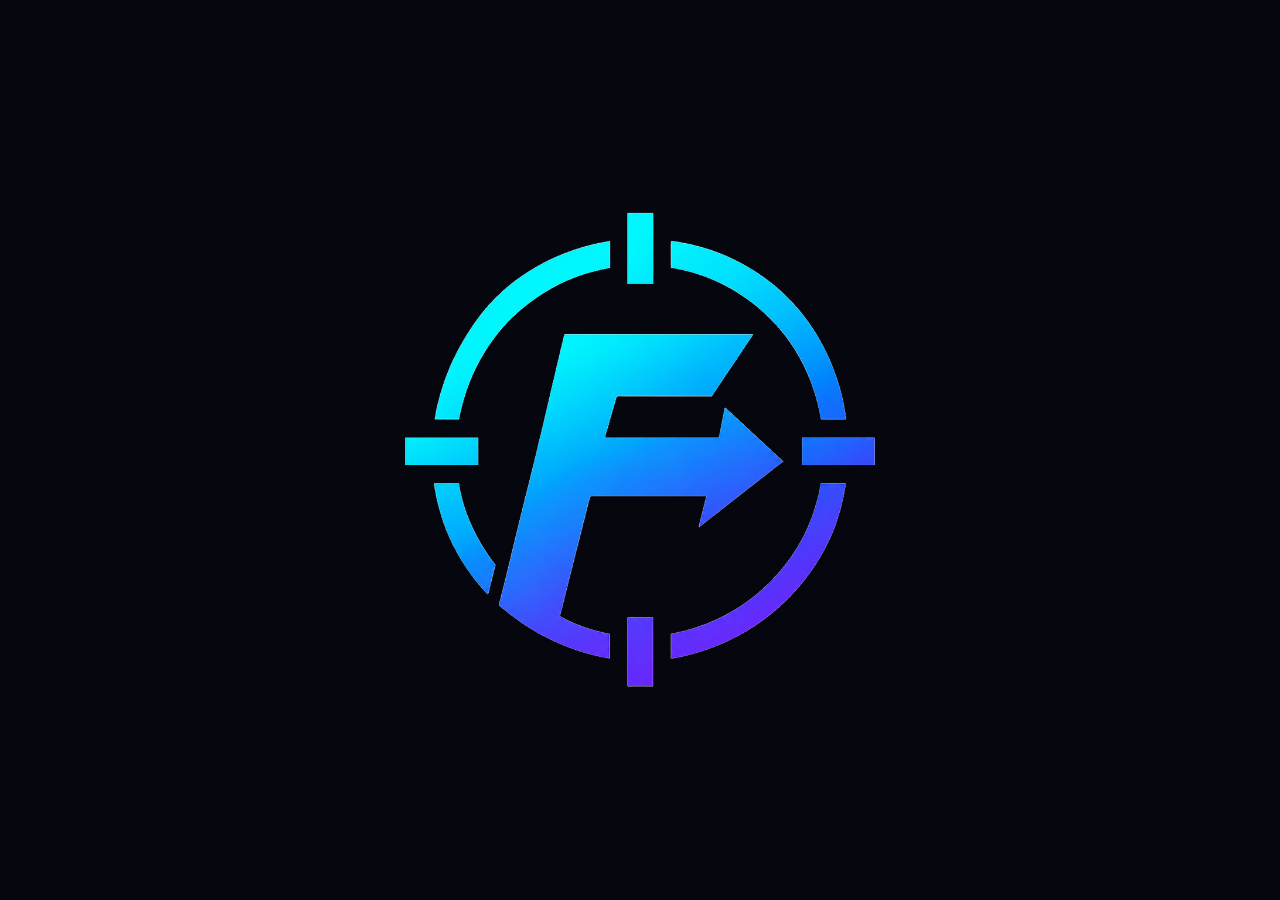
<file: index.html>
<!DOCTYPE html>
<html lang="en">
  <head>
    <meta charset="UTF-8" />
    <!-- Removed by the relax-csp-dev vite plugin during `vite serve` (react-refresh
         needs an inline preamble); enforced in builds. Google Fonts entries keep
         the app's typefaces; React inline styles require 'unsafe-inline' in style-src. -->
    <meta
      http-equiv="Content-Security-Policy"
      content="default-src 'self'; connect-src 'self' https://api.anthropic.com https://api.openai.com https://api.x.ai https://api.gumroad.com; img-src 'self' data:; style-src 'self' 'unsafe-inline' https://fonts.googleapis.com; font-src 'self' https://fonts.gstatic.com"
    />
    <meta name="viewport" content="width=device-width, initial-scale=1.0" />
    <link rel="icon" type="image/png" href="./icon.png" />
    <title>FoCommand</title>
    <link rel="preconnect" href="https://fonts.googleapis.com">
    <link rel="preconnect" href="https://fonts.gstatic.com" crossorigin>
    <link href="https://fonts.googleapis.com/css2?family=DM+Sans:ital,opsz,wght@0,9..40,300..700;1,9..40,300..700&family=Outfit:wght@300;400;500;600;700&display=swap" rel="stylesheet">
    <script type="module" crossorigin src="./assets/index-Cy9aia-t.js"></script>
    <link rel="stylesheet" crossorigin href="./assets/index-J3Weg99K.css">
  </head>
  <body>
    <!-- Draggable strip so the frameless window can still be moved by its
         (now themed) title bar area. Custom min/max/close buttons are mounted
         into win-controls-root so they live in the DOM and dim with the rest
         of the page when an overlay (e.g. settings panel) opens. -->
    <div id="titlebar-drag"></div>
    <div id="win-controls-root"></div>
    <div id="root"></div>
  </body>
</html>
</file>
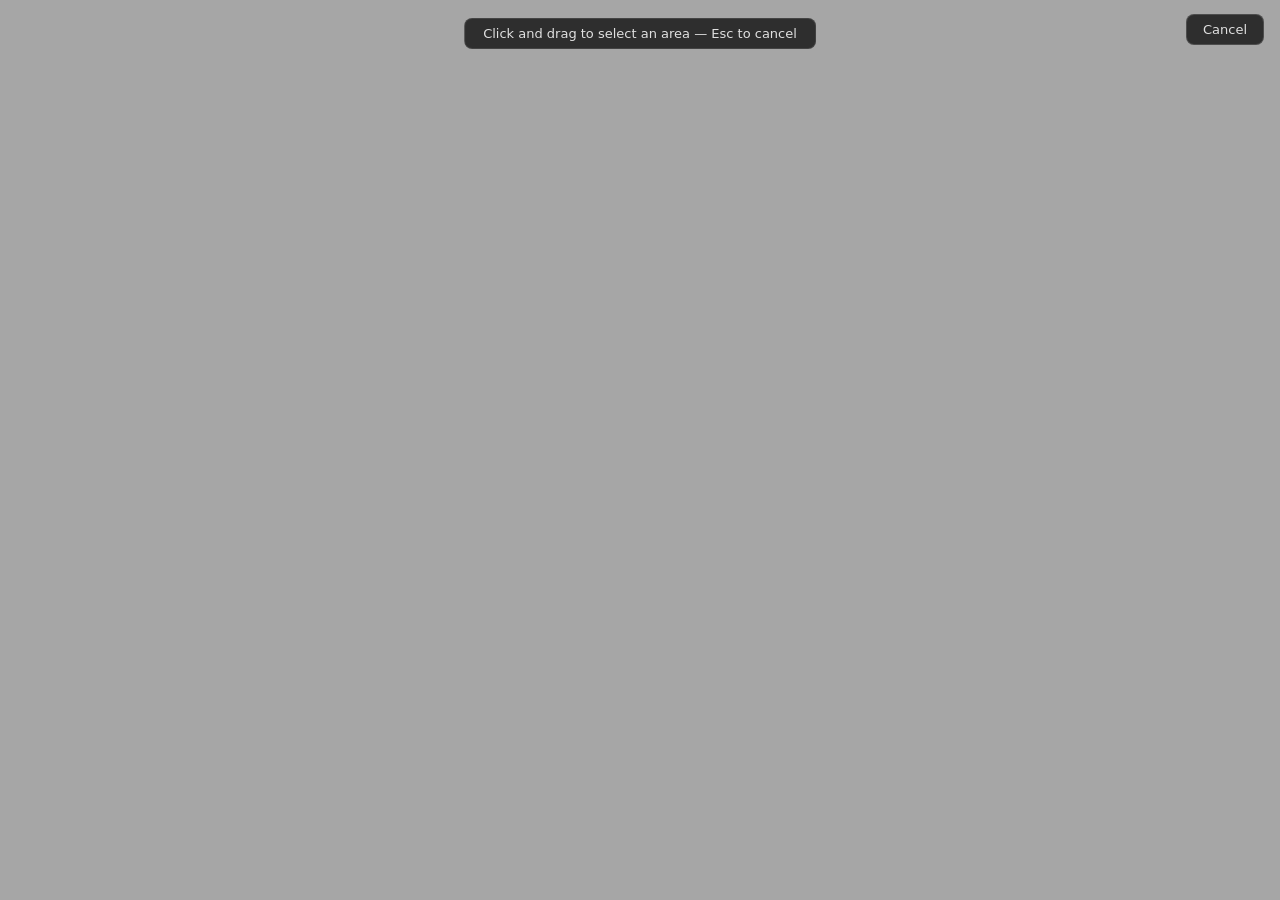
<file: overlay.html>
<!DOCTYPE html>
<html>
<head>
  <meta charset="UTF-8">
  <!-- 'unsafe-inline' in script-src: this file's logic is one inline <script>.
       img-src data: covers the screenshot background pushed over IPC. -->
  <meta http-equiv="Content-Security-Policy" content="default-src 'self'; script-src 'self' 'unsafe-inline'; connect-src 'self'; img-src 'self' data:; style-src 'self' 'unsafe-inline'">
  <style>
    * { margin: 0; padding: 0; box-sizing: border-box; user-select: none; }
    html, body { width: 100%; height: 100%; overflow: hidden; background: transparent; }
    #bg {
      position: absolute; inset: 0;
      background-size: 100% 100%; background-repeat: no-repeat;
    }
    #overlay {
      position: absolute; inset: 0;
      background: rgba(0, 0, 0, 0.35);
    }
    #canvas { position: absolute; inset: 0; cursor: crosshair; }
    #hint {
      position: absolute; top: 18px; left: 50%; transform: translateX(-50%);
      background: rgba(0,0,0,0.72); color: #e0e0e0;
      padding: 7px 18px; border-radius: 8px;
      font-family: system-ui, sans-serif; font-size: 13px;
      pointer-events: none; white-space: nowrap;
      border: 1px solid rgba(255,255,255,0.1);
    }
    #cancel {
      position: absolute; top: 14px; right: 16px;
      background: rgba(0,0,0,0.72); color: #e0e0e0;
      padding: 7px 16px; border-radius: 8px;
      font-family: system-ui, sans-serif; font-size: 13px;
      border: 1px solid rgba(255,255,255,0.15); cursor: pointer;
      transition: background 0.15s;
    }
    #cancel:hover { background: rgba(160,40,40,0.8); }
  </style>
</head>
<body>
  <div id="bg"></div>
  <div id="overlay"></div>
  <canvas id="canvas"></canvas>
  <div id="hint">Click and drag to select an area — Esc to cancel</div>
  <button id="cancel">Cancel</button>

  <script>
    var canvas = document.getElementById('canvas');
    var ctx = canvas.getContext('2d');
    var bgEl = document.getElementById('bg');
    var dragging = false;
    var startX = 0, startY = 0, curX = 0, curY = 0;

    function resize() {
      canvas.width = window.innerWidth;
      canvas.height = window.innerHeight;
      if (dragging) draw();
    }
    resize();
    window.addEventListener('resize', resize);

    if (window.overlay) {
      window.overlay.onInit(function(data) {
        if (data && data.screenshotUrl) {
          bgEl.style.backgroundImage = 'url(' + data.screenshotUrl + ')';
        }
      });
    }

    canvas.addEventListener('mousedown', function(e) {
      if (e.button !== 0) return;
      dragging = true;
      startX = e.clientX; startY = e.clientY;
      curX = e.clientX; curY = e.clientY;
    });

    window.addEventListener('mousemove', function(e) {
      if (!dragging) return;
      curX = e.clientX; curY = e.clientY;
      draw();
    });

    window.addEventListener('mouseup', function(e) {
      if (!dragging || e.button !== 0) return;
      dragging = false;
      curX = e.clientX; curY = e.clientY;
      var x = Math.min(startX, curX);
      var y = Math.min(startY, curY);
      var w = Math.abs(curX - startX);
      var h = Math.abs(curY - startY);
      ctx.clearRect(0, 0, canvas.width, canvas.height);
      if (w > 16 && h > 16) {
        window.overlay && window.overlay.selected({ x: Math.round(x), y: Math.round(y), width: Math.round(w), height: Math.round(h) });
      }
    });

    document.getElementById('cancel').addEventListener('click', function() {
      window.overlay && window.overlay.cancel();
    });

    document.addEventListener('keydown', function(e) {
      if (e.key === 'Escape') {
        window.overlay && window.overlay.cancel();
      }
    });

    function draw() {
      ctx.clearRect(0, 0, canvas.width, canvas.height);
      if (!dragging) return;
      var x = Math.min(startX, curX);
      var y = Math.min(startY, curY);
      var w = Math.abs(curX - startX);
      var h = Math.abs(curY - startY);

      // Darken outside the selection
      ctx.fillStyle = 'rgba(0,0,0,0.25)';
      ctx.fillRect(0, 0, canvas.width, y);
      ctx.fillRect(0, y + h, canvas.width, canvas.height - y - h);
      ctx.fillRect(0, y, x, h);
      ctx.fillRect(x + w, y, canvas.width - x - w, h);

      // Selection border
      ctx.strokeStyle = '#6366f1';
      ctx.lineWidth = 2;
      ctx.setLineDash([]);
      ctx.strokeRect(x, y, w, h);

      // Corner handles
      var hs = 8;
      ctx.fillStyle = '#6366f1';
      [[x,y],[x+w,y],[x,y+h],[x+w,y+h]].forEach(function(p) {
        ctx.fillRect(p[0]-hs/2, p[1]-hs/2, hs, hs);
      });

      // Size label
      if (w > 60 && h > 22) {
        var label = Math.round(w) + ' × ' + Math.round(h);
        ctx.font = '11px system-ui, sans-serif';
        var tw = ctx.measureText(label).width + 10;
        var lx = x + w/2 - tw/2;
        var ly = (y > 28) ? y - 22 : y + h + 4;
        ctx.fillStyle = 'rgba(0,0,0,0.72)';
        ctx.fillRect(lx, ly, tw, 18);
        ctx.fillStyle = '#e0e0e0';
        ctx.fillText(label, lx + 5, ly + 13);
      }
    }
  </script>
</body>
</html>
</file>
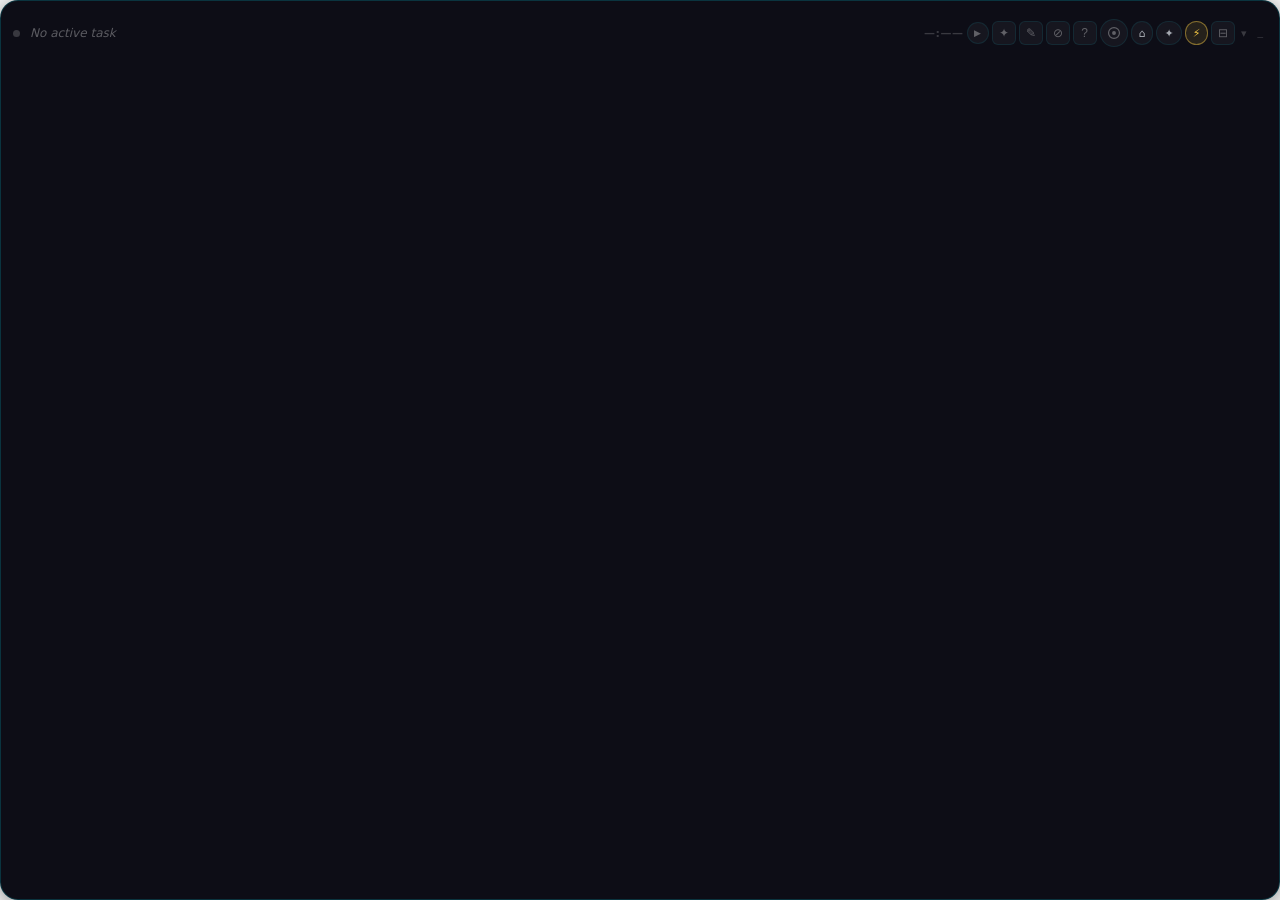
<file: widget.html>
<!DOCTYPE html>
<html lang="en">
<head>
<meta charset="UTF-8">
<!-- 'unsafe-inline' in script-src: this file's logic is one inline <script>. -->
<meta http-equiv="Content-Security-Policy" content="default-src 'self'; script-src 'self' 'unsafe-inline'; connect-src 'self' https://api.anthropic.com https://api.openai.com https://api.x.ai https://api.gumroad.com; img-src 'self' data:; style-src 'self' 'unsafe-inline'">
<meta name="viewport" content="width=device-width,initial-scale=1">
<title>FoCommand Widget</title>
<style>
  * { box-sizing: border-box; margin: 0; padding: 0; }
  html, body {
    width: 100%; height: 100%; overflow: hidden; background: transparent;
    font-family: -apple-system, BlinkMacSystemFont, 'Segoe UI', system-ui, sans-serif;
    -webkit-user-select: none; user-select: none;
  }

  /* ── Theme variables ── */
  /* @generated:themes:start — edit src/styles/themes.json, then `npm run gen:themes` */
  :root {
    --w-bg: rgba(6,6,15,0.97);
    --w-dim: rgba(255,255,255,0.04);
    --w-border: rgba(0,229,255,0.18);
    --w-divider: rgba(0,229,255,0.09);
    --w-text: rgba(226,232,240,0.88);
    --w-text-mid: rgba(226,232,240,0.7);
    --w-text-idle: rgba(255,255,255,0.32);
    --w-text-faint: rgba(255,255,255,0.18);
    --w-accent: #00e5ff;
    --w-glow: rgba(0,30,45,0.98);
  }
  html[data-theme="sunset"] {
    --w-bg: rgba(26,10,0,0.97);
    --w-border: rgba(255,107,53,0.2);
    --w-divider: rgba(255,107,53,0.1);
    --w-text: rgba(253,232,208,0.9);
    --w-text-mid: rgba(253,232,208,0.7);
    --w-text-idle: rgba(253,232,208,0.38);
    --w-text-faint: rgba(253,232,208,0.2);
    --w-accent: #ff6b35;
    --w-glow: rgba(60,25,5,0.98);
  }
  html[data-theme="aurora"] {
    --w-bg: rgba(2,15,10,0.97);
    --w-border: rgba(0,255,163,0.18);
    --w-divider: rgba(0,255,163,0.09);
    --w-text: rgba(208,248,232,0.9);
    --w-text-mid: rgba(208,248,232,0.7);
    --w-text-idle: rgba(208,248,232,0.38);
    --w-text-faint: rgba(208,248,232,0.2);
    --w-accent: #00ffa3;
    --w-glow: rgba(4,50,30,0.98);
  }
  html[data-theme="sakura"] {
    --w-bg: rgba(18,6,14,0.97);
    --w-border: rgba(255,110,180,0.2);
    --w-divider: rgba(255,110,180,0.1);
    --w-text: rgba(252,228,236,0.9);
    --w-text-mid: rgba(252,228,236,0.7);
    --w-text-idle: rgba(252,228,236,0.38);
    --w-text-faint: rgba(252,228,236,0.2);
    --w-accent: #ff6eb4;
    --w-glow: rgba(60,10,40,0.98);
  }
  html[data-theme="ocean"] {
    --w-bg: rgba(2,10,20,0.97);
    --w-border: rgba(64,196,255,0.18);
    --w-divider: rgba(64,196,255,0.09);
    --w-text: rgba(207,232,244,0.9);
    --w-text-mid: rgba(207,232,244,0.7);
    --w-text-idle: rgba(207,232,244,0.38);
    --w-text-faint: rgba(207,232,244,0.2);
    --w-accent: #40c4ff;
    --w-glow: rgba(4,30,60,0.98);
  }
  html[data-theme="neon"] {
    --w-bg: rgba(10,0,20,0.97);
    --w-border: rgba(224,64,251,0.2);
    --w-divider: rgba(224,64,251,0.1);
    --w-text: rgba(240,223,248,0.9);
    --w-text-mid: rgba(240,223,248,0.7);
    --w-text-idle: rgba(240,223,248,0.38);
    --w-text-faint: rgba(240,223,248,0.2);
    --w-accent: #e040fb;
    --w-glow: rgba(30,5,50,0.98);
  }
  html[data-theme="cyberpunk"] {
    --w-bg: rgba(12,12,0,0.97);
    --w-border: rgba(240,228,0,0.22);
    --w-divider: rgba(240,228,0,0.1);
    --w-text: rgba(245,245,220,0.9);
    --w-text-mid: rgba(245,245,220,0.7);
    --w-text-idle: rgba(245,245,220,0.38);
    --w-text-faint: rgba(245,245,220,0.2);
    --w-accent: #f0e400;
    --w-glow: rgba(40,40,5,0.98);
  }
  html[data-theme="terminal"] {
    --w-bg: rgba(2,8,2,0.97);
    --w-border: rgba(58,255,110,0.2);
    --w-divider: rgba(58,255,110,0.1);
    --w-text: rgba(200,250,204,0.9);
    --w-text-mid: rgba(200,250,204,0.7);
    --w-text-idle: rgba(200,250,204,0.38);
    --w-text-faint: rgba(200,250,204,0.2);
    --w-accent: #3aff6e;
    --w-glow: rgba(8,48,16,0.98);
  }
  html[data-theme="synthwave"] {
    --w-bg: rgba(18,5,36,0.97);
    --w-border: rgba(255,41,117,0.22);
    --w-divider: rgba(255,41,117,0.1);
    --w-text: rgba(243,232,255,0.9);
    --w-text-mid: rgba(243,232,255,0.7);
    --w-text-idle: rgba(243,232,255,0.38);
    --w-text-faint: rgba(243,232,255,0.2);
    --w-accent: #ff2975;
    --w-glow: rgba(70,10,60,0.98);
  }
  html[data-theme="noir"] {
    --w-bg: rgba(10,10,10,0.97);
    --w-border: rgba(255,255,255,0.14);
    --w-divider: rgba(255,255,255,0.08);
    --w-text: rgba(237,237,237,0.9);
    --w-text-mid: rgba(237,237,237,0.7);
    --w-text-idle: rgba(237,237,237,0.38);
    --w-text-faint: rgba(237,237,237,0.2);
    --w-accent: #e8e8e8;
    --w-glow: rgba(40,40,40,0.98);
  }
  html[data-theme="velvet"] {
    --w-bg: rgba(10,14,31,0.97);
    --w-border: rgba(245,197,66,0.18);
    --w-divider: rgba(245,197,66,0.09);
    --w-text: rgba(236,230,216,0.9);
    --w-text-mid: rgba(236,230,216,0.7);
    --w-text-idle: rgba(236,230,216,0.38);
    --w-text-faint: rgba(236,230,216,0.2);
    --w-accent: #f5c542;
    --w-glow: rgba(50,40,10,0.98);
  }
  html[data-theme="hazard"] {
    --w-bg: rgba(13,13,10,0.97);
    --w-border: rgba(255,214,10,0.24);
    --w-divider: rgba(255,214,10,0.12);
    --w-text: rgba(242,239,226,0.9);
    --w-text-mid: rgba(242,239,226,0.7);
    --w-text-idle: rgba(242,239,226,0.38);
    --w-text-faint: rgba(242,239,226,0.2);
    --w-accent: #ffd60a;
    --w-glow: rgba(58,48,5,0.98);
  }
  html[data-theme="light"] {
    --w-bg: rgba(243,239,233,0.97);
    --w-dim: rgba(0,0,0,0.04);
    --w-border: rgba(37,99,235,0.18);
    --w-divider: rgba(37,99,235,0.09);
    --w-text: rgba(28,25,23,0.9);
    --w-text-mid: rgba(28,25,23,0.7);
    --w-text-idle: rgba(0,0,0,0.38);
    --w-text-faint: rgba(0,0,0,0.22);
    --w-accent: #2563eb;
    --w-glow: rgba(215,225,252,0.97);
  }
  html[data-theme="spring"] {
    --w-bg: rgba(254,255,248,0.97);
    --w-dim: rgba(0,0,0,0.04);
    --w-border: rgba(34,197,94,0.22);
    --w-divider: rgba(34,197,94,0.12);
    --w-text: rgba(26,46,26,0.9);
    --w-text-mid: rgba(26,46,26,0.7);
    --w-text-idle: rgba(0,0,0,0.38);
    --w-text-faint: rgba(0,0,0,0.22);
    --w-accent: #e8508a;
    --w-glow: rgba(220,245,220,0.97);
  }
  html[data-theme="envoy"] {
    --w-bg: rgba(250,247,242,0.97);
    --w-dim: rgba(22,16,6,0.04);
    --w-border: rgba(22,16,6,0.11);
    --w-divider: rgba(22,16,6,0.07);
    --w-text: rgba(14,16,24,0.90);
    --w-text-mid: rgba(14,16,24,0.65);
    --w-text-idle: rgba(14,16,24,0.40);
    --w-text-faint: rgba(14,16,24,0.22);
    --w-accent: #c4892c;
    --w-glow: rgba(255,247,232,0.98);
  }
  html[data-theme="porcelain"] {
    --w-bg: rgba(255,255,255,0.97);
    --w-dim: rgba(26,40,68,0.04);
    --w-border: rgba(26,40,68,0.10);
    --w-divider: rgba(26,40,68,0.06);
    --w-text: rgba(26,40,68,0.92);
    --w-text-mid: rgba(26,40,68,0.65);
    --w-text-idle: rgba(26,40,68,0.40);
    --w-text-faint: rgba(26,40,68,0.22);
    --w-accent: #b87d2e;
    --w-glow: rgba(248,243,234,0.98);
  }
  html[data-theme="frost"] {
    --w-bg: rgba(255,255,255,0.97);
    --w-dim: rgba(12,35,64,0.04);
    --w-border: rgba(12,35,64,0.10);
    --w-divider: rgba(12,35,64,0.06);
    --w-text: rgba(12,35,64,0.92);
    --w-text-mid: rgba(12,35,64,0.65);
    --w-text-idle: rgba(12,35,64,0.40);
    --w-text-faint: rgba(12,35,64,0.22);
    --w-accent: #0369a1;
    --w-glow: rgba(230,242,254,0.98);
  }
  html[data-theme="ivory"] {
    --w-bg: rgba(255,253,249,0.97);
    --w-dim: rgba(40,30,20,0.04);
    --w-border: rgba(40,30,20,0.10);
    --w-divider: rgba(40,30,20,0.06);
    --w-text: rgba(28,20,16,0.92);
    --w-text-mid: rgba(28,20,16,0.65);
    --w-text-idle: rgba(28,20,16,0.40);
    --w-text-faint: rgba(28,20,16,0.22);
    --w-accent: #b84c1c;
    --w-glow: rgba(254,245,235,0.98);
  }
  html[data-theme="paper"] {
    --w-bg: rgba(244,241,234,0.97);
    --w-dim: rgba(25,23,20,0.04);
    --w-border: rgba(25,23,20,0.14);
    --w-divider: rgba(25,23,20,0.08);
    --w-text: rgba(25,23,20,0.92);
    --w-text-mid: rgba(25,23,20,0.68);
    --w-text-idle: rgba(25,23,20,0.4);
    --w-text-faint: rgba(25,23,20,0.22);
    --w-accent: #c92a2a;
    --w-glow: rgba(250,226,222,0.98);
  }
  html[data-theme="lavender"] {
    --w-bg: rgba(253,252,255,0.97);
    --w-dim: rgba(60,42,100,0.04);
    --w-border: rgba(60,42,100,0.12);
    --w-divider: rgba(60,42,100,0.07);
    --w-text: rgba(36,27,53,0.92);
    --w-text-mid: rgba(36,27,53,0.65);
    --w-text-idle: rgba(36,27,53,0.4);
    --w-text-faint: rgba(36,27,53,0.22);
    --w-accent: #7c3aed;
    --w-glow: rgba(237,228,252,0.98);
  }
  html[data-theme="no-emoji"] {
    --w-bg: rgba(13,17,23,0.97);
    --w-border: rgba(88,166,255,0.18);
    --w-divider: rgba(88,166,255,0.09);
    --w-text: rgba(201,209,217,0.9);
    --w-text-mid: rgba(201,209,217,0.7);
    --w-text-idle: rgba(201,209,217,0.38);
    --w-text-faint: rgba(201,209,217,0.2);
    --w-accent: #58a6ff;
    --w-glow: rgba(20,30,60,0.98);
  }
  html[data-theme="cobalt"] {
    --w-bg: rgba(3,5,15,0.97);
    --w-border: rgba(67,97,238,0.2);
    --w-divider: rgba(67,97,238,0.1);
    --w-text: rgba(216,228,248,0.9);
    --w-text-mid: rgba(216,228,248,0.7);
    --w-text-idle: rgba(216,228,248,0.38);
    --w-text-faint: rgba(216,228,248,0.2);
    --w-accent: #4361ee;
    --w-glow: rgba(10,20,70,0.98);
  }
  html[data-theme="bloom"] {
    --w-bg: rgba(255,251,253,0.97);
    --w-dim: rgba(43,26,34,0.04);
    --w-border: rgba(214,51,108,0.18);
    --w-divider: rgba(214,51,108,0.09);
    --w-text: rgba(43,26,34,0.92);
    --w-text-mid: rgba(43,26,34,0.65);
    --w-text-idle: rgba(43,26,34,0.4);
    --w-text-faint: rgba(43,26,34,0.22);
    --w-accent: #d6336c;
    --w-glow: rgba(250,222,233,0.98);
  }
  /* @generated:themes:end */

  /* ── No-emoji theme ── */
  html[data-theme="no-emoji"] {
    font-variant-emoji: text;
  }
  html[data-theme="no-emoji"] .assist-fan-icon {
    display: none;
  }

  /* ── Wrapper ── */
  .wrapper {
    position: fixed; inset: 0; display: flex; flex-direction: column; overflow: hidden;
  }

  /* ── Pill style ── */
  body[data-style="pill"] .wrapper {
    background: var(--w-bg);
    border: 1px solid var(--w-border);
    border-radius: 18px;
    box-shadow: 0 4px 28px rgba(0,0,0,0.55);
  }
  body[data-style="pill"] .main-bar { height: 64px; }

  /* ── Bar style (bottom of screen, panel grows upward) ── */
  body[data-style="bar"] .wrapper {
    background: var(--w-bg);
    border-top: 1px solid var(--w-border);
    flex-direction: column-reverse;
  }
  body[data-style="bar"] .main-bar { height: 52px; }
  body[data-style="bar"] .panel { border-top: none; border-bottom: 1px solid var(--w-divider); }

  /* ── Sidebar style (right edge of screen) ── */
  body[data-style="sidebar"] .wrapper {
    /* the docked full-height panel sits over app content — stack the 0.97-alpha
       theme bg twice so nothing legible bleeds through */
    background: var(--w-bg);
    background-image: linear-gradient(var(--w-bg), var(--w-bg));
    border-left: 1px solid var(--w-border);
    /* keep position:fixed;inset:0 from base — fills the full window height */
  }
  body[data-style="sidebar"] .main-bar {
    flex-direction: column; align-items: stretch; padding: 12px 12px 10px; gap: 8px; flex: 1;
  }
  /* Header pinned to the top — base .drag-zone flex:1 would stretch it and
     float the task text mid-panel. Right padding clears the window controls.
     :not([data-condensed]) guards keep these column-layout rules out of the
     condensed row strip, which can be entered from any style. */
  body[data-style="sidebar"]:not([data-condensed="true"]) .drag-zone {
    flex: none; align-items: flex-start;
    padding: 2px 40px 10px 0;
    border-bottom: 1px solid var(--w-divider);
  }
  body[data-style="sidebar"]:not([data-condensed="true"]) .dot { margin-top: 4px; }
  body[data-style="sidebar"] .task-text {
    white-space: normal; word-break: break-word; font-size: 11px; line-height: 1.45;
    flex: none; width: 100%;
  }
  body[data-style="sidebar"] .actions-right { gap: 5px; }
  /* Timer is the sidebar's centrepiece: big, centred, play/pause underneath */
  body[data-style="sidebar"]:not([data-condensed="true"]) .timer-text {
    font-size: 24px; width: 100%; text-align: center; padding: 6px 0 0;
  }
  body[data-style="sidebar"] .timer-complete-chip.visible { justify-content: center; }
  body[data-style="sidebar"]:not([data-condensed="true"]) .play-btn {
    display: flex; align-self: center; width: 30px; height: 30px; font-size: 11px;
    margin-bottom: 4px;
  }
  /* Quick actions sit directly under the timer … */
  body[data-style="sidebar"] .actions { flex-direction: column; gap: 4px; width: 100%; flex: none; }
  body[data-style="sidebar"] .action-btn {
    width: 100%; height: 30px; justify-content: flex-start; padding: 0 10px;
  }
  body[data-style="sidebar"] .btn-label { display: inline; }
  /* … and the utility cluster (Capture / App / Assist / AI-Window-Tasks) is
     anchored to the bottom, above the snap group */
  body[data-style="sidebar"]:not([data-condensed="true"]) .capture-bar-btn { margin-top: auto; }
  /* Window controls: side by side in the top-right corner (both buttons carry
     .close-btn — without the offset they stack on the same spot) */
  body[data-style="sidebar"]:not([data-condensed="true"]) .close-btn { position: absolute; top: 10px; right: 8px; }
  body[data-style="sidebar"]:not([data-condensed="true"]) #condense-btn { right: 28px; }

  /* ── Main bar (shared base) ── */
  .main-bar {
    display: flex; align-items: center; gap: 6px; padding: 0 12px; flex-shrink: 0; position: relative;
  }

  .drag-zone {
    display: flex; align-items: center; gap: 10px; flex: 1; min-width: 0;
  }

  /* ── Status dot ── */
  .dot { width: 7px; height: 7px; border-radius: 50%; background: var(--w-accent); flex-shrink: 0; transition: background 0.3s; }
  .dot.paused { background: var(--w-text-faint); }
  .dot.break  { background: #60a5fa; }

  /* ── Task text ── */
  .task-text {
    flex: 1; font-size: 12px; color: var(--w-text);
    white-space: nowrap; overflow: hidden; text-overflow: ellipsis; min-width: 0;
  }
  .task-text.idle { color: var(--w-text-idle); font-style: italic; }

  /* Inner span receives mouse events inside the pill's native drag region */
  .task-inner { -webkit-app-region: no-drag; }

  /* Invisible measuring span: lays out the full task text unclipped (same
     inherited font) so truncation can be detected reliably — the visible,
     ellipsized line measures within a px of its container, which is useless */
  .task-measure {
    position: absolute; left: 0; top: 0;
    visibility: hidden; white-space: nowrap; pointer-events: none;
  }

  /* ── Task hover flyout (full task text, window grows to fit) ── */
  .task-hover {
    display: none; padding: 8px 12px; font-size: 12px; line-height: 1.45;
    color: var(--w-text); white-space: normal; word-break: break-word;
    border-top: 1px solid var(--w-divider); background: var(--w-dim);
    overflow: hidden;
    /* keep natural height even before the window grows — flex would otherwise
       squeeze it (overflow:hidden zeroes min-height) and the measured height
       used to size the window came out as a sliver */
    flex-shrink: 0;
  }
  body[data-hover-expand="true"] .task-hover { display: block; }
  body[data-style="bar"] .task-hover,
  body[data-style="pill"][data-pinned-bottom="true"] .task-hover,
  body[data-condensed="true"] .task-hover {
    border-top: none; border-bottom: 1px solid var(--w-divider);
  }

  /* ── Context task (inferred — no user task active) ── */
  .task-text.context-inferred { color: var(--w-text-idle); font-style: italic; }

  /* ── Nudge ── */
  .nudge-section {
    display: none; flex-direction: column; gap: 6px;
    padding-top: 7px; border-top: 1px solid var(--w-divider); margin-top: 5px;
  }
  body[data-nudge="true"] .nudge-section { display: flex; }
  .nudge-msg {
    font-size: 12px; color: var(--w-text-mid); line-height: 1.35;
  }
  .nudge-actions {
    display: flex; gap: 5px;
  }
  .nudge-btn {
    flex: 1; padding: 4px 8px; border-radius: 5px; font-size: 11px;
    cursor: pointer; border: 1px solid var(--w-divider); transition: all 0.15s;
    background: var(--w-dim); color: var(--w-text-mid);
  }
  .nudge-btn:hover { border-color: var(--w-accent); color: var(--w-accent); }
  .nudge-btn:active { transform: scale(0.94); }
  .nudge-confirm:hover { background: rgba(74,222,128,0.1); }
  /* Condensed strip: bar is anchored to the window bottom and the flyout is
     absolutely positioned above it, so the bar's pixels never move when the
     window grows upward — the flyout is simply revealed (no reflow flicker).
     --strip-h is set by the renderer just before expanding. */
  body[data-condensed="true"] .main-bar {
    position: absolute; left: 0; right: 0; bottom: 0; height: 100%;
  }
  /* Pin the bar to the strip height whenever the window is grown for ANY
     overlay (flyout, assist fan, panel) — otherwise height:100% stretches
     the bar over the grown window and its content visibly shifts */
  body[data-condensed="true"][data-grown="true"] .main-bar {
    height: var(--strip-h, 44px);
  }
  body[data-condensed="true"] .task-hover {
    position: absolute; left: 0; right: 0; bottom: var(--strip-h, 44px);
  }

  /* ── Timer ── */
  .timer-text {
    font-size: 13px; font-weight: 700; font-variant-numeric: tabular-nums;
    color: var(--w-accent); letter-spacing: 0.05em; flex-shrink: 0;
  }
  .timer-text.break { color: #60a5fa; }
  .timer-text.idle  { color: var(--w-text-faint); }
  /* Hidden while the "Timer Complete" chip occupies the timer slot */
  .timer-text.complete-hidden { display: none; }

  /* ── Timer: slightly smaller in pill and bar (inline, left of Done btn) ── */
  body[data-style="pill"] .timer-text,
  body[data-style="bar"] .timer-text {
    font-size: 11px;
  }

  /* ── Capture quick-access button (all modes; hidden in half strip) ── */
  .capture-bar-btn {
    display: none; align-items: center; justify-content: center;
    width: 28px; height: 28px; flex-shrink: 0;
    border: 1px solid var(--w-divider); border-radius: 50%;
    background: var(--w-dim); color: var(--w-text-idle);
    cursor: pointer; transition: all 0.15s;
  }
  body[data-style="bar"] .capture-bar-btn,
  body[data-style="pill"] .capture-bar-btn,
  body[data-style="sidebar"] .capture-bar-btn,
  body[data-condensed="true"] .capture-bar-btn { display: flex; }
  body[data-condensed="true"][data-half="true"] .capture-bar-btn { display: none !important; }
  body[data-style="sidebar"] .capture-bar-btn {
    width: 100%; height: 28px; border-radius: 6px;
    justify-content: flex-start; padding: 0 8px; gap: 5px;
  }
  .capture-bar-btn:hover  { background: rgba(99,102,241,0.15); color: #818cf8; border-color: rgba(99,102,241,0.3); }
  .capture-bar-btn:active { transform: scale(0.88); }

  /* ── Action buttons ── */
  .actions { display: flex; gap: 3px; flex-shrink: 0; }

  /* Bar: separate the action icons from the timer/play cluster */
  body[data-style="bar"] .actions {
    padding-left: 8px; margin-left: 5px;
    border-left: 1px solid var(--w-divider);
  }

  .action-btn {
    display: flex; align-items: center; justify-content: center;
    height: 24px; min-width: 24px; padding: 0 5px; gap: 5px;
    border: 1px solid var(--w-divider); border-radius: 6px;
    background: var(--w-dim); color: var(--w-text-idle);
    font-size: 12px; cursor: pointer; transition: all 0.15s;
  }
  .action-btn:hover  { background: rgba(99,102,241,0.15); color: #818cf8; border-color: rgba(99,102,241,0.3); }
  .action-btn:active { transform: scale(0.88); }
  .action-btn.active { background: rgba(99,102,241,0.22); color: #818cf8; border-color: rgba(99,102,241,0.4); }

  .btn-label { display: none; font-size: 11px; }

  /* ── Close button ── */
  .close-btn {
    flex-shrink: 0;
    cursor: pointer; font-size: 10px; color: var(--w-text-faint);
    padding: 4px; border: none; background: none; line-height: 1; transition: color 0.15s;
  }
  .close-btn:hover { color: var(--w-text-mid); }

  /* ── Panel ── */
  .panel {
    display: none; flex-direction: column; flex-shrink: 0;
    border-top: 1px solid var(--w-divider);
    background: var(--w-dim);
  }
  .panel.open { display: flex; }

  .panel-body {
    padding: 10px 12px; overflow-y: auto;
    font-size: 12px; color: var(--w-text-mid); line-height: 1.5;
  }
  /* Window growth is clamped main-process side (260px panel max incl. the
     ~40px footer) — anything taller than this scrolls instead of clipping */
  body[data-style="bar"] .panel-body,
  body[data-style="pill"] .panel-body { max-height: 220px; }
  .panel-quote { font-style: italic; opacity: 0.85; }
  .panel-author { margin-top: 6px; font-size: 11px; opacity: 0.5; text-align: right; }

  .panel-tips { list-style: none; display: flex; flex-direction: column; gap: 5px; margin-bottom: 10px; }
  .panel-tips li::before { content: '→ '; color: #6366f1; }

  /* ── Explore panel ── */
  .explore-head { display: flex; align-items: center; gap: 6px; margin-bottom: 4px; }
  .explore-back {
    flex-shrink: 0; background: none; border: 1px solid var(--w-divider); border-radius: 6px;
    color: var(--w-text-mid); cursor: pointer; font-size: 12px; line-height: 1;
    padding: 2px 8px; font-family: inherit;
  }
  .explore-back:hover { color: #818cf8; border-color: rgba(99,102,241,0.3); }
  .explore-idea {
    font-size: 11px; font-weight: 700; color: var(--w-text);
    overflow: hidden; text-overflow: ellipsis; white-space: nowrap;
  }
  .explore-section {
    margin: 8px 0 3px; font-size: 9px; font-weight: 700;
    letter-spacing: 0.07em; text-transform: uppercase; color: #818cf8;
  }
  .explore-list { list-style: none; display: flex; flex-direction: column; gap: 2px; }
  .explore-item { display: flex; align-items: center; gap: 5px; }
  .explore-item-text {
    flex: 1; text-align: left; background: none; border: none; padding: 2px 0;
    color: var(--w-text-mid); font-size: 11px; line-height: 1.4;
    cursor: pointer; font-family: inherit;
  }
  .explore-item-text:hover { color: #818cf8; }
  .explore-item-add {
    flex-shrink: 0; width: 18px; height: 18px; border-radius: 5px;
    border: 1px solid var(--w-divider); background: var(--w-dim);
    color: var(--w-text-mid); cursor: pointer; font-size: 12px; line-height: 1;
    display: flex; align-items: center; justify-content: center; font-family: inherit;
  }
  .explore-item-add:hover { color: #34d399; border-color: rgba(52,211,153,0.4); }
  .explore-item-add:disabled { color: #34d399; cursor: default; }
  .analyse-sugs li { display: flex; align-items: center; gap: 5px; }
  .analyse-sug-text { flex: 1; }
  .explore-go { display: block; margin: 6px 0 0 auto; }

  .panel-input {
    width: 100%; background: var(--w-dim); border: 1px solid var(--w-divider);
    border-radius: 6px; color: var(--w-text); font-size: 12px;
    padding: 6px 8px; resize: none; outline: none; font-family: inherit;
    -webkit-user-select: text; user-select: text; margin-top: 6px;
  }
  .panel-input:focus { border-color: rgba(99,102,241,0.4); }

  .panel-footer {
    padding: 6px 12px 10px; display: flex; justify-content: flex-end; align-items: center; gap: 8px;
  }
  .panel-btn {
    font-size: 11px; padding: 4px 12px; border-radius: 5px;
    border: 1px solid var(--w-divider); cursor: pointer; font-family: inherit;
    background: rgba(99,102,241,0.15); color: #818cf8; transition: background 0.15s;
  }
  .panel-btn:hover { background: rgba(99,102,241,0.28); }
  .panel-cancel { background: transparent; color: var(--w-text-idle); border-color: transparent; }
  .panel-cancel:hover { background: var(--w-dim); color: var(--w-text-mid); }

  .panel-saved { font-size: 11px; color: #4ade80; opacity: 0; transition: opacity 0.3s; margin-right: auto; }
  .panel-saved.show { opacity: 1; }

  .panel-loading { font-size: 12px; color: var(--w-text-idle); font-style: italic; }
  @keyframes pulse { 0%,100% { opacity:0.35; } 50% { opacity:0.7; } }
  .panel-loading { animation: pulse 1.4s ease-in-out infinite; }

  .park-saved-label {
    font-size: 9px; font-weight: 700; letter-spacing: 0.08em; text-transform: uppercase;
    color: var(--w-text-faint); margin: 10px 0 4px;
  }
  .park-saved-list { list-style: none; display: flex; flex-direction: column; gap: 3px; }
  .park-saved-item {
    display: flex; align-items: center; gap: 6px;
    padding: 4px 6px; border-radius: 5px;
    background: rgba(255,255,255,0.03); border: 1px solid var(--w-divider);
  }
  .park-saved-text { flex: 1; font-size: 11px; color: var(--w-text-mid); line-height: 1.35; word-break: break-word; }
  .park-saved-dismiss {
    background: none; border: none; color: var(--w-text-faint); font-size: 13px;
    cursor: pointer; padding: 0 2px; line-height: 1; flex-shrink: 0;
    transition: color 0.15s;
  }
  .park-saved-dismiss:hover { color: var(--w-text-mid); }

  .panel-impact { font-size: 11px; color: var(--w-text-mid); margin-top: 8px; line-height: 1.5; }
  .panel-headline { font-size: 11px; color: var(--w-text-mid); font-style: italic; margin-bottom: 8px; }
  .panel-recommendation { font-size: 12px; color: var(--w-text); line-height: 1.45; }
  .panel-quickwin { font-size: 11px; color: #4ade80; margin-top: 6px; }
  .panel-error { font-size: 11px; color: rgba(255,100,100,0.7); font-style: italic; }
  .analyse-mode-btns { display: flex; flex-wrap: wrap; gap: 8px; padding: 4px 0; }
  .analyse-mode-btn {
    flex: 1 1 45%; padding: 10px 6px; border-radius: 8px; font-size: 12px; font-weight: 600;
    background: rgba(99,102,241,0.12); border: 1px solid rgba(99,102,241,0.25);
    color: var(--w-text); cursor: pointer; transition: background 0.15s;
  }
  .analyse-mode-btn:hover { background: rgba(99,102,241,0.25); color: #818cf8; }

  .action-btn.snapped { background: rgba(74,222,128,0.15); color: #4ade80; border-color: rgba(74,222,128,0.3); }

  /* ── Snap group (visually separated from action buttons) ── */
  .snap-group {
    display: flex; align-items: center; gap: 3px;
    padding-left: 8px; margin-left: 5px;
    border-left: 1px solid var(--w-divider);
  }
  body[data-style="sidebar"] .snap-group {
    padding-left: 0; margin-left: 0; border-left: none;
    padding-top: 8px; margin-top: 4px;
    border-top: 1px solid var(--w-divider);
    width: 100%;
  }
  .snap-count-btn { height: 28px; min-width: 24px; padding: 0 8px; font-size: 13px; }
  #snap-btn-1 { padding: 0 9px; }
  .snap-n-btn { min-width: 22px; padding: 0 5px; font-size: 12px; font-weight: 600; }
  /* Undo the sidebar's full-width .action-btn rule inside the snap row —
     four width:100% buttons in one flex row overlap each other's labels */
  body[data-style="sidebar"] .snap-group .action-btn {
    width: auto; min-width: 0; height: 30px; justify-content: center; overflow: hidden;
  }
  body[data-style="sidebar"] .snap-n-btn { flex: 1; }
  body[data-style="sidebar"] #snap-btn-1 { flex: 2; justify-content: flex-start; white-space: nowrap; }

  /* ── Pin-to-bottom button ── */
  #pin-bottom-btn { display: none; height: 28px; min-width: 28px; padding: 0 7px; font-size: 14px; }
  body[data-style="pill"] #pin-bottom-btn { display: flex; }

  /* ── Bottom-pinned pill: flip panel to grow upward ── */
  body[data-style="pill"][data-pinned-bottom="true"] .wrapper { flex-direction: column-reverse; }
  body[data-style="pill"][data-pinned-bottom="true"] .panel {
    border-top: none; border-bottom: 1px solid var(--w-divider);
  }

  /* ── Hide snap-group in pill (reclaimed space for Done button) ── */
  body[data-style="pill"] .snap-group { display: none; }

  /* ── Pill: whole header bar is the drag handle ── */
  body[data-style="pill"] .main-bar { -webkit-app-region: drag; cursor: move; }
  body[data-style="pill"] button { -webkit-app-region: no-drag; cursor: pointer; }

  /* ── Taskbar toggle button ── */
  #taskbar-btn {
    display: none; height: 24px; min-width: 24px; padding: 0 6px;
    font-size: 12px; flex-shrink: 0;
  }
  body[data-style="pill"] #taskbar-btn { display: flex; }

  /* ── Condense-to-corner button ── */
  #condense-btn {
    flex-shrink: 0; cursor: pointer; font-size: 11px; color: var(--w-text-faint);
    padding: 4px 3px; border: none; background: none; line-height: 1; transition: color 0.15s;
  }
  #condense-btn:hover { color: var(--w-text-mid); }

  /* ── Half-size toggle (condensed strip only) ── */
  #half-btn {
    display: none; flex-shrink: 0; cursor: pointer; font-size: 11px; color: var(--w-text-faint);
    padding: 4px 3px; border: none; background: none; line-height: 1; transition: color 0.15s;
  }
  #half-btn:hover { color: var(--w-text-mid); }
  body[data-condensed="true"] #half-btn { display: block; }

  /* Half-size strip: keep dot, timer, play and the toggles — drop the rest */
  body[data-condensed="true"][data-half="true"] .task-text,
  body[data-condensed="true"][data-half="true"] #assist-btn { display: none !important; }
  body[data-condensed="true"][data-half="true"] #ai-autopilot-btn { display: none !important; }
  body[data-condensed="true"][data-half="true"] .main-bar { padding: 0 8px; }

  /* Half mode hides the in-bar task text and Assist button, so the hover
     flyout carries both: full task text plus a clickable Assist button.
     (ID selectors out-rank the .assist-btn display rules.) */
  #task-hover-text { display: block; }
  #task-hover-assist { display: none; }
  body[data-condensed="true"][data-half="true"] #task-hover-assist {
    display: inline-flex; margin-top: 7px;
  }

  /* Compact fan in half mode: 190px window + the 220px grow cap can't fit
     the full-size items, so shrink them to keep every option reachable */
  body[data-condensed="true"][data-half="true"] .assist-fan { gap: 4px; padding: 6px 8px; }
  body[data-condensed="true"][data-half="true"] .assist-fan-item { flex-basis: 52px; padding: 5px 3px; }

  /* ── Condensed mode: mini strip that sits in the taskbar ── */
  body[data-condensed="true"] .celebration-overlay,
  body[data-condensed="true"] .actions,
  body[data-condensed="true"] .snap-group,
  body[data-condensed="true"] .done-btn,
  body[data-condensed="true"] #taskbar-btn,
  body[data-condensed="true"] #pin-bottom-btn,
  body[data-condensed="true"] .timer-complete-chip,
  body[data-condensed="true"] #close-btn { display: none !important; }

  body[data-condensed="true"] .wrapper {
    background: var(--w-bg);
    border: 1px solid var(--w-border);
    border-radius: 8px;
    box-shadow: 0 2px 12px rgba(0,0,0,0.5);
    flex-direction: column;
  }
  body[data-condensed="true"] .main-bar {
    height: 100%; padding: 0 10px; gap: 6px;
    flex-direction: row; align-items: center; flex: 1; width: 100%;
    -webkit-app-region: no-drag !important; cursor: default;
  }
  body[data-condensed="true"] .drag-zone { flex: 1; min-width: 0; }
  body[data-condensed="true"] .task-text { font-size: 13px; }
  body[data-condensed="true"] .timer-text { font-size: 13px !important; }
  body[data-condensed="true"] .play-btn { height: 20px; width: 20px; font-size: 8px; }
  body[data-condensed="true"] #condense-btn { color: var(--w-accent); font-size: 13px; }

  /* ── Assist button (all modes) ── */
  .assist-btn { display: none; }
  body[data-condensed="true"] .assist-btn,
  body[data-style="bar"] .assist-btn,
  body[data-style="pill"] .assist-btn,
  body[data-style="sidebar"] .assist-btn {
    display: flex; align-items: center; gap: 4px;
    height: 24px; padding: 0 9px; flex-shrink: 0;
    border: 1px solid var(--w-divider); border-radius: 12px;
    background: var(--w-dim); color: var(--w-text-mid);
    font-size: 11px; font-family: inherit; cursor: pointer;
    line-height: 1; transition: all 0.15s; white-space: nowrap;
  }
  .assist-btn:hover, .assist-btn.active {
    background: rgba(99,102,241,0.18); color: #818cf8; border-color: rgba(99,102,241,0.35);
  }
  .assist-btn:active { transform: scale(0.92); }
  /* Pill is width-constrained: icon-only assist buttons (tooltips carry the
     names). Condensed strip excluded — it keeps its labelled buttons. */
  body[data-style="pill"]:not([data-condensed="true"]) .assist-btn { padding: 0 7px; }
  body[data-style="pill"]:not([data-condensed="true"]) .assist-btn span:last-child { display: none; }
  body[data-style="sidebar"] .assist-btn {
    width: 100%; height: 28px; justify-content: flex-start; border-radius: 6px;
  }

  /* ── AI-Autopilot button: gold — opens a menu with Window-Tasks (stage the
     Do screen) and Goal-Tasks (whole-desktop plan). ID selector so the gold
     survives the per-mode .assist-btn colour rules. ── */
  #ai-autopilot-btn {
    color: #f6c945; border-color: rgba(246,201,69,0.45);
    background: rgba(246,201,69,0.10);
  }
  #ai-autopilot-btn:hover, #ai-autopilot-btn.active {
    background: rgba(246,201,69,0.22); color: #ffd76a; border-color: rgba(246,201,69,0.65);
    box-shadow: 0 0 8px rgba(246,201,69,0.35);
  }
  /* Busy = a pipeline is running: keep pulsing until the completion
     signal arrives, and make the button visibly inert — blurred, dimmed,
     and click-proof (belt to the disabled attribute's braces). */
  #ai-autopilot-btn.busy {
    animation: automate-pulse 1.2s ease-in-out infinite;
    opacity: 0.55;
    filter: blur(0.5px) saturate(0.6);
    pointer-events: none;
    cursor: default;
  }
  #ai-autopilot-btn:disabled { pointer-events: none; }
  /* Autopilot menu items carry the gold accent to match their launcher */
  .autopilot-item .assist-fan-icon { color: #f6c945; }
  .autopilot-item:hover {
    background: rgba(246,201,69,0.15); color: #ffd76a; border-color: rgba(246,201,69,0.4);
  }
  @keyframes automate-pulse {
    0%, 100% { box-shadow: 0 0 4px rgba(246,201,69,0.25); }
    50%      { box-shadow: 0 0 14px rgba(246,201,69,0.75); }
  }
  /* Condensed strip is width-constrained like pill: icon-only */
  body[data-condensed="true"] .automate-btn { padding: 0 7px; }
  body[data-condensed="true"] .automate-btn span:last-child { display: none; }

  /* ── Assist fan: option buttons revealed next to the main bar. Bar /
     condensed / pinned pill grow the window upward (same mechanism as the
     task hover flyout) — the bar stays anchored to the window bottom.
     Unpinned pill grows downward; sidebar shows the fan inline (its window
     is already full height). ── */
  .assist-fan { display: none; }
  body[data-condensed="true"][data-assist-open="true"] .assist-fan,
  body[data-style="bar"][data-assist-open="true"] .assist-fan,
  body[data-style="pill"][data-assist-open="true"] .assist-fan,
  body[data-style="sidebar"][data-assist-open="true"] .assist-fan {
    display: flex; flex-wrap: wrap; justify-content: center;
    gap: 6px; padding: 8px 10px;
    border-bottom: 1px solid var(--w-divider);
  }
  /* Fan sits below the bar in unpinned pill and in sidebar — flip the divider
     (condensed strip excluded: its fan is anchored above the strip) */
  body[data-style="pill"]:not([data-pinned-bottom="true"]):not([data-condensed="true"])[data-assist-open="true"] .assist-fan,
  body[data-style="sidebar"]:not([data-condensed="true"])[data-assist-open="true"] .assist-fan {
    border-bottom: none; border-top: 1px solid var(--w-divider);
  }
  /* Condensed strip only: absolutely anchored above the bar so the bar's
     pixels never move while the window resizes */
  body[data-condensed="true"][data-assist-open="true"] .assist-fan {
    position: absolute; left: 0; right: 0; bottom: var(--strip-h, 44px);
  }

  /* ── AI-Autopilot menu: same reveal/anchor mechanics as the assist fan,
     keyed on data-autopilot-open. Holds the two AI task options. ── */
  .autopilot-menu { display: none; }
  body[data-condensed="true"][data-autopilot-open="true"] .autopilot-menu,
  body[data-style="bar"][data-autopilot-open="true"] .autopilot-menu,
  body[data-style="pill"][data-autopilot-open="true"] .autopilot-menu,
  body[data-style="sidebar"][data-autopilot-open="true"] .autopilot-menu {
    display: flex; flex-wrap: wrap; justify-content: center;
    gap: 6px; padding: 8px 10px;
    border-bottom: 1px solid var(--w-divider);
  }
  body[data-style="pill"]:not([data-pinned-bottom="true"]):not([data-condensed="true"])[data-autopilot-open="true"] .autopilot-menu,
  body[data-style="sidebar"]:not([data-condensed="true"])[data-autopilot-open="true"] .autopilot-menu {
    border-bottom: none; border-top: 1px solid var(--w-divider);
  }
  body[data-condensed="true"][data-autopilot-open="true"] .autopilot-menu {
    position: absolute; left: 0; right: 0; bottom: var(--strip-h, 44px);
  }
  /* Two options only — give them a touch more room than the dense assist grid */
  .autopilot-menu .assist-fan-item { flex: 1 1 84px; max-width: 120px; }

  .assist-fan-item {
    flex: 1 1 60px; max-width: 92px;
    display: flex; flex-direction: column; align-items: center; gap: 3px;
    padding: 7px 4px; border: 1px solid var(--w-divider); border-radius: 8px;
    background: var(--w-dim); color: var(--w-text-mid);
    font-family: inherit; cursor: pointer; transition: all 0.15s;
    animation: assist-pop 0.44s var(--ease-spring) backwards;
  }
  .assist-fan-item:nth-child(2)  { animation-delay: 0.03s; }
  .assist-fan-item:nth-child(3)  { animation-delay: 0.06s; }
  .assist-fan-item:nth-child(4)  { animation-delay: 0.09s; }
  .assist-fan-item:nth-child(5)  { animation-delay: 0.12s; }
  .assist-fan-item:nth-child(6)  { animation-delay: 0.15s; }
  .assist-fan-item:nth-child(7)  { animation-delay: 0.18s; }
  .assist-fan-item:nth-child(8)  { animation-delay: 0.21s; }
  .assist-fan-item:nth-child(9)  { animation-delay: 0.24s; }
  .assist-fan-item:nth-child(10) { animation-delay: 0.27s; }
  .assist-fan-item:nth-child(11) { animation-delay: 0.30s; }
  .assist-fan-item:nth-child(12) { animation-delay: 0.33s; }
  .assist-fan-item:hover { background: rgba(99,102,241,0.15); color: #818cf8; border-color: rgba(99,102,241,0.3); }
  .assist-fan-item:active { transform: scale(0.92); }
  .assist-fan-icon { font-size: 14px; line-height: 1; display: flex; align-items: center; justify-content: center; color: var(--w-accent); }
  .assist-fan-icon svg { display: block; width: 16px; height: 16px; }
  .assist-fan-label { font-size: 9px; font-weight: 700; letter-spacing: 0.07em; text-transform: uppercase; }
  @keyframes assist-pop {
    from { opacity: 0; transform: translateY(14px) scale(0.7); }
    to   { opacity: 1; transform: none; }
  }

  /* ── Breathing guide (assist panel) ── */
  .breathe-wrap { display: flex; align-items: center; justify-content: center; padding: 6px 0; }
  .breathe-circle {
    width: 88px; height: 88px; border-radius: 50%;
    display: flex; flex-direction: column; align-items: center; justify-content: center; gap: 2px;
    border: 2px solid var(--w-accent); background: var(--w-dim);
    transform: scale(0.78); transition: transform 3.9s ease-in-out;
  }
  .breathe-circle.phase-in, .breathe-circle.phase-hold-in { transform: scale(1); }
  .breathe-label {
    font-size: 10px; color: var(--w-text-mid);
    text-transform: uppercase; letter-spacing: 0.06em;
  }
  .breathe-count { font-size: 16px; font-weight: 700; color: var(--w-accent); font-variant-numeric: tabular-nums; }

  /* ── Condensed strip: the action panel opens above the bar, revealed the
     same way as the assist fan (window grows upward) ── */
  body[data-condensed="true"] .panel.open {
    position: absolute; left: 0; right: 0; bottom: var(--strip-h, 44px);
    border-top: none; border-bottom: 1px solid var(--w-divider);
  }
  body[data-condensed="true"] .panel-body { max-height: 150px; }

  /* ── Done button ── */
  .done-btn {
    display: flex; align-items: center; justify-content: center; gap: 5px;
    height: 28px; padding: 0 10px; flex-shrink: 0;
    border: 1px solid rgba(74,222,128,0.25); border-radius: 7px;
    background: rgba(74,222,128,0.06); color: rgba(74,222,128,0.55);
    font-size: 12px; cursor: pointer; transition: all 0.15s; white-space: nowrap;
  }
  .done-btn.hidden { display: none; }
  .done-btn:hover { background: rgba(74,222,128,0.14); color: #4ade80; border-color: rgba(74,222,128,0.4); }
  .done-btn:active { transform: scale(0.92); }
  .done-btn.completing {
    background: rgba(74,222,128,0.22); color: #4ade80;
    border-color: rgba(74,222,128,0.55); cursor: default; pointer-events: none;
  }
  body[data-style="sidebar"] .done-btn {
    width: 100%; height: 32px; justify-content: flex-start; padding: 0 8px; flex-shrink: 0;
  }

  /* ── Right-side flex wrapper (centres Done btn in bar) ── */
  .actions-right {
    flex: 1; display: flex; align-items: center; justify-content: flex-end; gap: 3px; min-width: 0;
  }
  /* Pill: right side keeps its natural width so it never spills over the Done
     button; the task text shrinks (with ellipsis) instead */
  body[data-style="pill"] .actions-right { flex: 0 0 auto; }
  body[data-style="sidebar"] .actions-right {
    flex: 1; flex-direction: column; justify-content: flex-start; width: 100%;
  }

  /* ── Timer Complete chip ── */
  .timer-complete-chip {
    display: none; align-items: center; gap: 5px; flex-shrink: 0;
    background: rgba(74,222,128,0.08); border: 1px solid rgba(74,222,128,0.3);
    border-radius: 5px; padding: 2px 8px; font-size: 10px;
    color: var(--w-accent); white-space: nowrap;
  }
  .timer-complete-chip.visible { display: flex; }
  .timer-complete-dismiss {
    background: none; border: none; color: var(--w-text-idle);
    font-size: 10px; cursor: pointer; padding: 0; font-family: inherit;
    text-decoration: underline; line-height: 1;
  }
  .timer-complete-dismiss:hover { color: var(--w-text-mid); }

  /* ── Play/pause button (next to timer) ── */
  .play-btn {
    display: flex; align-items: center; justify-content: center;
    height: 22px; width: 22px; flex-shrink: 0;
    border: 1px solid var(--w-divider); border-radius: 50%;
    background: var(--w-dim); color: var(--w-text-idle);
    font-size: 9px; cursor: pointer; transition: all 0.15s; line-height: 1;
  }
  .play-btn:hover { background: rgba(99,102,241,0.18); color: #818cf8; border-color: rgba(99,102,241,0.35); }
  .play-btn:active { transform: scale(0.88); }
  .play-btn.running { color: var(--w-accent); border-color: rgba(74,222,128,0.3); background: rgba(74,222,128,0.08); }

  /* ── Celebration Overlay ── */
  .celebration-overlay {
    display: none; position: fixed; inset: 0;
    flex-direction: column; gap: 8px; padding: 14px 16px 14px;
    background: var(--w-bg); overflow: hidden;
  }
  body[data-style="pill"] .celebration-overlay { border: 1px solid var(--w-border); border-radius: 18px; box-shadow: 0 4px 28px rgba(0,0,0,0.55); }
  body[data-style="bar"] .celebration-overlay { border-top: 1px solid var(--w-border); }
  .celebration-overlay.active { display: flex; }

  .celebration-header { display: flex; align-items: flex-start; gap: 8px; }
  .celebration-headline {
    flex: 1; font-size: 13px; font-weight: 700; color: var(--w-text);
    line-height: 1.35; overflow: hidden; display: -webkit-box;
    -webkit-line-clamp: 2; -webkit-box-orient: vertical;
    padding-right: 22px;
  }
  .celebration-dismiss-btn {
    position: absolute; top: 12px; right: 14px;
    background: none; border: none; color: var(--w-text-faint);
    font-size: 16px; cursor: pointer; padding: 0; line-height: 1; transition: color 0.15s;
  }
  .celebration-dismiss-btn:hover { color: var(--w-text-mid); }
  .celebration-body {
    font-size: 11px; color: var(--w-text-mid); line-height: 1.5;
    overflow: hidden; display: -webkit-box;
    -webkit-line-clamp: 3; -webkit-box-orient: vertical;
  }
  .celebration-extras { display: flex; flex-direction: column; gap: 4px; margin-top: 2px; }
  .celebration-goal-link {
    font-size: 11px; color: rgba(99,102,241,0.85); font-style: italic; line-height: 1.4;
    overflow: hidden; white-space: nowrap; text-overflow: ellipsis;
  }
  .celebration-streak { font-size: 11px; color: var(--w-text-idle); }
  .celebration-next-move {
    margin-top: 4px; padding: 8px 10px; border-radius: 8px; cursor: pointer;
    border: 1px solid rgba(99,102,241,0.3); background: rgba(99,102,241,0.08);
    text-align: left; font-family: inherit; width: 100%; transition: background 0.15s;
    display: flex; flex-direction: column; gap: 3px;
  }
  .celebration-next-move:hover { background: rgba(99,102,241,0.16); }
  .celebration-next-label { font-size: 12px; font-weight: 600; color: #818cf8; }
  .celebration-next-why {
    font-size: 10px; color: var(--w-text-idle); line-height: 1.4;
    overflow: hidden; display: -webkit-box;
    -webkit-line-clamp: 2; -webkit-box-orient: vertical;
  }
  .celebration-loading {
    display: flex; align-items: center; justify-content: center;
    flex: 1; gap: 6px;
  }
  .celeb-dot {
    width: 6px; height: 6px; border-radius: 50%;
    background: var(--w-accent); animation: celeb-pulse 1.2s ease-in-out infinite;
  }
  .celeb-dot:nth-child(2) { animation-delay: 0.2s; }
  .celeb-dot:nth-child(3) { animation-delay: 0.4s; }
  @keyframes celeb-pulse { 0%,100% { opacity: 0.25; } 50% { opacity: 1; } }

  /* ── Done glow: flood entire bar with accent color for 2 s ── */
  @keyframes done-glow {
    0%   { background-color: var(--w-bg); }
    8%   { background-color: var(--w-glow); }
    82%  { background-color: var(--w-glow); }
    100% { background-color: var(--w-bg); }
  }
  .wrapper.done-glow { animation: done-glow 2s ease-in-out forwards; }

  /* ── Next-task flash: task text pulse ── */
  .task-text.next-task-flash {
    color: var(--w-accent) !important;
    font-weight: 700;
    font-style: normal;
    animation: next-task-flash-pulse 2s ease-in-out forwards;
  }
  @keyframes next-task-flash-pulse {
    0%   { opacity: 0; }
    12%  { opacity: 1; }
    80%  { opacity: 1; }
    100% { opacity: 0.4; }
  }

  /* ════ Motion: pop-up entrances & micro-interactions ════
     Entrance-only by design — the window is resized natively the instant an
     overlay closes, so exit animations would be clipped. Elements start at
     opacity 0 (`backwards` fill), which also hides the 1–2 frame gap before
     the native window growth lands. */
  :root {
    --ease-out: cubic-bezier(0.16, 1, 0.3, 1);        /* expo-out: fast start, soft landing */
    --ease-spring: cubic-bezier(0.34, 1.56, 0.64, 1); /* gentle overshoot */
  }

  @keyframes rise-in {
    from { opacity: 0; transform: translateY(9px); }
    to   { opacity: 1; transform: none; }
  }
  @keyframes slide-in-down {
    from { opacity: 0; transform: translateY(-18px); }
    to   { opacity: 1; transform: none; }
  }
  @keyframes slide-in-up {
    from { opacity: 0; transform: translateY(18px); }
    to   { opacity: 1; transform: none; }
  }
  @keyframes chip-pop {
    from { opacity: 0; transform: scale(0.7); }
    to   { opacity: 1; transform: none; }
  }
  @keyframes dot-breathe {
    0%, 100% { transform: scale(1); opacity: 1; }
    50%      { transform: scale(1.3); opacity: 0.6; }
  }
  @keyframes celeb-in {
    from { opacity: 0; transform: translateY(8px) scale(0.97); }
    to   { opacity: 1; transform: none; }
  }

  /* Panel and task flyout emerge from the bar edge they're attached to:
     sliding down when they hang below the bar (floating pill), sliding up
     when they sit above it (bar style / pinned pill / condensed strip) */
  .panel.open { animation: slide-in-down 0.4s var(--ease-out) backwards; }
  .task-hover { animation: slide-in-down 0.34s var(--ease-out) backwards; }
  body[data-style="bar"] .panel.open,
  body[data-style="pill"][data-pinned-bottom="true"] .panel.open,
  body[data-condensed="true"] .panel.open,
  body[data-style="bar"] .task-hover,
  body[data-style="pill"][data-pinned-bottom="true"] .task-hover,
  body[data-condensed="true"] .task-hover { animation-name: slide-in-up; }

  /* Panel content rises in with a soft cascade — innerHTML swaps (loading →
     AI result) re-trigger it, so async results land with the same grace */
  .panel-body > * { animation: rise-in 0.36s var(--ease-out) backwards; }
  .panel-body > *:nth-child(2) { animation-delay: 0.06s; }
  .panel-body > *:nth-child(3) { animation-delay: 0.11s; }
  .panel-body > *:nth-child(n+4) { animation-delay: 0.16s; }
  /* pulse is listed second so it owns opacity; rise-in still drives transform */
  .panel-loading { animation: rise-in 0.3s var(--ease-out) backwards, pulse 1.4s ease-in-out infinite; }

  /* ── AI result display: loader, cards, interactive lists ──
     Declared after the .panel-body > * cascade so these animations win the
     tie on top-level children; staggers are set inline per element. */
  .ai-loader { display: flex; align-items: center; gap: 8px; padding: 6px 0; }
  .ai-loader-dots { display: flex; gap: 4px; align-items: center; }
  .ai-loader-dots i {
    width: 5px; height: 5px; border-radius: 50%; background: var(--w-accent);
    animation: ai-dot 1.1s ease-in-out infinite;
  }
  .ai-loader-dots i:nth-child(2) { animation-delay: 0.14s; }
  .ai-loader-dots i:nth-child(3) { animation-delay: 0.28s; }
  .ai-loader-label { font-size: 11px; color: var(--w-text-idle); font-style: italic; animation: pulse 1.4s ease-in-out infinite; }
  @keyframes ai-dot {
    0%, 100% { transform: translateY(0) scale(1); opacity: 0.45; }
    35%      { transform: translateY(-4px) scale(1.3); opacity: 1; }
  }
  @keyframes ai-rise {
    from { opacity: 0; transform: translateY(10px) scale(0.97); }
    to   { opacity: 1; transform: none; }
  }
  @keyframes ai-pop {
    0%   { opacity: 0; transform: scale(0.4); }
    60%  { opacity: 1; transform: scale(1.18); }
    100% { opacity: 1; transform: scale(1); }
  }

  .ai-card {
    border-radius: 8px; padding: 7px 9px; margin: 0 0 6px;
    background: var(--w-dim); border: 1px solid var(--w-divider);
    border-left: 2px solid var(--w-accent);
    animation: ai-rise 0.45s var(--ease-spring) backwards;
  }
  .ai-card-green { border-left-color: #4ade80; }
  .ai-card-amber { border-left-color: #fbbf24; }
  .ai-card-label, .ai-section-label {
    display: block; font-size: 8.5px; font-weight: 700; letter-spacing: 0.09em;
    text-transform: uppercase; color: var(--w-accent); margin-bottom: 3px;
  }
  .ai-section-label { margin: 8px 0 4px; animation: ai-rise 0.4s var(--ease-spring) backwards; }
  .ai-card-green .ai-card-label { color: #4ade80; }
  .ai-card-amber .ai-card-label { color: #fbbf24; }
  .ai-card-body { font-size: 11.5px; color: var(--w-text); line-height: 1.45; }
  .ai-intro { font-size: 11px; color: var(--w-text-mid); font-style: italic; margin-bottom: 7px; }

  /* Inspire: the quote reveals word by word, author and impact follow */
  .ai-quote { font-size: 13px; font-style: italic; color: var(--w-text); line-height: 1.55; margin: 2px 0 0; }
  .ai-quote .qw { display: inline-block; animation: ai-word 0.45s var(--ease-out) backwards; }
  .ai-quote-mark { color: var(--w-accent); font-style: normal; }
  @keyframes ai-word {
    from { opacity: 0; transform: translateY(5px); filter: blur(2px); }
    to   { opacity: 1; transform: none; filter: none; }
  }

  /* Stuck: quick-win chips + expandable complication cards */
  .ai-chips { display: flex; flex-wrap: wrap; gap: 5px; }
  .ai-chip {
    font-size: 10.5px; color: #4ade80; background: rgba(74,222,128,0.08);
    border: 1px solid rgba(74,222,128,0.25); border-radius: 999px; padding: 3px 9px;
    animation: ai-pop 0.4s var(--ease-spring) backwards;
  }
  .stuck-comp {
    border: 1px solid var(--w-divider); border-radius: 8px; margin-bottom: 5px;
    background: var(--w-dim); overflow: hidden;
    animation: ai-rise 0.45s var(--ease-spring) backwards;
  }
  .stuck-comp-head {
    display: flex; align-items: center; gap: 6px; width: 100%;
    background: none; border: none; cursor: pointer; font-family: inherit;
    padding: 6px 9px; font-size: 11px; color: var(--w-text); text-align: left; line-height: 1.35;
  }
  .stuck-comp-head:hover { color: var(--w-accent); }
  .stuck-comp-chev {
    margin-left: auto; flex-shrink: 0; font-size: 8px; color: var(--w-text-faint);
    transition: transform 0.3s var(--ease-out);
  }
  .stuck-comp.open .stuck-comp-chev { transform: rotate(180deg); }
  .stuck-comp-body { max-height: 0; overflow: hidden; transition: max-height 0.32s var(--ease-out); }
  .stuck-comp.open .stuck-comp-body { max-height: 220px; }
  .stuck-comp-rows { padding: 0 9px 7px; display: flex; flex-direction: column; gap: 5px; }
  .stuck-comp-row { font-size: 10.5px; line-height: 1.4; color: var(--w-text-mid); }
  .stuck-comp-row b {
    display: block; font-size: 8.5px; font-weight: 700; letter-spacing: 0.07em;
    text-transform: uppercase; color: var(--w-accent);
  }
  .stuck-comp-row b.fix { color: #4ade80; }
  .stuck-comp-row b.angle { color: #fbbf24; }

  /* Strategy: tickable steps that fill a progress bar */
  .strategy-progress {
    height: 3px; border-radius: 999px; background: var(--w-divider);
    margin: 2px 0 7px; overflow: hidden;
    animation: ai-rise 0.4s var(--ease-spring) 0.12s backwards;
  }
  .strategy-progress-fill {
    height: 100%; width: 0; border-radius: inherit;
    background: linear-gradient(90deg, var(--w-accent), #4ade80);
    transition: width 0.5s var(--ease-out);
  }
  .strategy-steps { list-style: none; display: flex; flex-direction: column; gap: 2px; margin-bottom: 8px; }
  .strategy-step {
    display: flex; align-items: flex-start; gap: 7px; padding: 4px 6px;
    border-radius: 6px; cursor: pointer; transition: background 0.15s;
    animation: ai-rise 0.4s var(--ease-spring) backwards;
  }
  .strategy-step:hover { background: var(--w-dim); }
  .strategy-step-tick {
    flex-shrink: 0; width: 14px; height: 14px; margin-top: 1px; border-radius: 50%;
    border: 1.5px solid var(--w-text-faint); font-size: 9px; line-height: 1;
    display: flex; align-items: center; justify-content: center;
    color: transparent; transition: border-color 0.15s, background 0.15s;
  }
  .strategy-step:hover .strategy-step-tick { border-color: var(--w-accent); }
  .strategy-step.done .strategy-step-tick {
    background: #4ade80; border-color: #4ade80; color: rgba(0,0,0,0.72);
    animation: ai-pop 0.35s var(--ease-spring);
  }
  .strategy-step-text { flex: 1; font-size: 11.5px; line-height: 1.4; color: var(--w-text); transition: color 0.2s; }
  .strategy-step.done .strategy-step-text { color: var(--w-text-idle); text-decoration: line-through; }
  .strategy-step .explore-item-add { opacity: 0; transition: opacity 0.15s; }
  .strategy-step:hover .explore-item-add,
  .strategy-step .explore-item-add:disabled { opacity: 1; }

  /* Success flash (prompt copied / opened in Claude or GPT) */
  .ai-success { display: flex; align-items: center; gap: 8px; padding: 6px 2px; font-size: 12px; color: #4ade80; }
  .ai-success-ring {
    flex-shrink: 0; width: 20px; height: 20px; border-radius: 50%;
    background: rgba(74,222,128,0.12); border: 1px solid rgba(74,222,128,0.4);
    display: flex; align-items: center; justify-content: center; font-size: 10px;
    animation: ai-pop 0.45s var(--ease-spring);
  }

  /* Added-as-task buttons morph to a ✓ with a pop */
  .explore-item-add:disabled { animation: ai-pop 0.35s var(--ease-spring); }

  /* Assist-btn suggest pulse (shown when distraction/park count is high) */
  @keyframes assist-suggest { 0%,100%{box-shadow:0 0 0 0 rgba(74,222,128,0.5)} 55%{box-shadow:0 0 0 6px rgba(74,222,128,0)} }
  .assist-btn.suggest { animation: assist-suggest 2.6s ease-in-out infinite; }

  /* Stuck panel: block-type pills */
  .stuck-type-btns { display:flex; gap:4px; margin:4px 0 5px; flex-wrap:wrap; }
  .stuck-type-btn { font-size:10px; padding:2px 9px; border-radius:999px; border:1px solid var(--w-divider); background:var(--w-dim); color:var(--w-text-idle); cursor:pointer; transition:all 0.15s; }
  .stuck-type-btn.active { border-color:var(--w-accent); color:var(--w-accent); background:rgba(74,222,128,0.08); }
  .stuck-helper { margin-top:6px; }
  .stuck-help-btn { font-size:10px; padding:3px 12px; border-radius:5px; border:1px solid var(--w-accent); background:rgba(74,222,128,0.06); color:var(--w-accent); cursor:pointer; margin-top:4px; transition:all 0.15s; }
  .stuck-help-btn:hover { background:rgba(74,222,128,0.14); }
  .stuck-detail-result { margin-top:6px; }

  /* Chip + button (quick wins) */
  .ai-chip-add { background:none; border:none; color:rgba(74,222,128,0.55); cursor:pointer; font-size:10px; padding:0 3px; line-height:1; vertical-align:middle; transition:color 0.15s; }
  .ai-chip-add:hover { color:#4ade80; }
  .ai-chip-add:disabled { color:var(--w-text-faint); cursor:default; }

  /* Strategy: convert-all button */
  .strategy-add-all { font-size:10px; color:var(--w-text-idle); background:none; border:1px solid var(--w-divider); border-radius:4px; cursor:pointer; padding:3px 12px; margin-bottom:5px; transition:all 0.15s; width:100%; text-align:center; }
  .strategy-add-all:hover { color:var(--w-accent); border-color:rgba(74,222,128,0.3); }
  .strategy-add-all:disabled { color:var(--w-text-faint); cursor:default; }

  /* Recap panel stats */
  .recap-stat { display:flex; justify-content:space-between; align-items:center; padding:4px 2px; border-bottom:1px solid var(--w-divider); font-size:11px; color:var(--w-text-mid); animation:ai-rise 0.4s var(--ease-spring) backwards; }
  .recap-stat-num { font-size:13px; font-weight:700; color:var(--w-accent); }

  /* Error retry button */
  .error-retry-btn { display:inline-block; margin-top:6px; font-size:10px; padding:3px 12px; border-radius:4px; border:1px solid var(--w-divider); background:var(--w-dim); color:var(--w-text-idle); cursor:pointer; transition:all 0.15s; }
  .error-retry-btn:hover { color:var(--w-text); border-color:rgba(99,102,241,0.4); background:rgba(99,102,241,0.08); }

  /* Refresh cached-result button */
  .ai-refresh-btn { font-size:9px; color:var(--w-text-faint); background:none; border:none; cursor:pointer; padding:0 5px; vertical-align:middle; transition:color 0.15s; }
  .ai-refresh-btn:hover { color:var(--w-accent); }

  /* Analyse + Explore lists get the same staggered entrances */
  .analyse-sugs li { animation: ai-rise 0.4s var(--ease-spring) backwards; }
  .analyse-mode-btn {
    animation: ai-pop 0.4s var(--ease-spring) backwards;
    transition: background 0.15s, color 0.15s, transform 0.2s var(--ease-spring);
  }
  .analyse-mode-btn:nth-child(2) { animation-delay: 0.05s; }
  .analyse-mode-btn:nth-child(3) { animation-delay: 0.1s; }
  .analyse-mode-btn:nth-child(4) { animation-delay: 0.15s; }
  .analyse-mode-btn:hover { transform: translateY(-1px); }
  .explore-section { animation: ai-rise 0.4s var(--ease-spring) backwards; }
  .explore-list li { animation: ai-rise 0.35s var(--ease-out) backwards; }
  .explore-list li:nth-child(2) { animation-delay: 0.05s; }
  .explore-list li:nth-child(3) { animation-delay: 0.1s; }
  .explore-list li:nth-child(4) { animation-delay: 0.15s; }
  .explore-item-text { transition: color 0.15s, transform 0.2s var(--ease-out); }
  .explore-item-text:hover { transform: translateX(3px); }

  /* Saved ✓ slides in beside the footer buttons */
  .panel-saved { transform: translateX(6px); transition: opacity 0.25s ease, transform 0.25s var(--ease-out); }
  .panel-saved.show { transform: none; }

  /* Celebration overlay settles in, content cascades */
  .celebration-overlay.active { animation: celeb-in 0.38s var(--ease-out); }
  #celebration-content > * { animation: rise-in 0.34s var(--ease-out) backwards; }
  #celebration-content > *:nth-child(2) { animation-delay: 0.07s; }
  #celebration-content > *:nth-child(3) { animation-delay: 0.13s; }
  #celebration-content > *:nth-child(4) { animation-delay: 0.19s; }

  /* Timer-complete chip pops */
  .timer-complete-chip.visible { animation: chip-pop 0.3s var(--ease-spring); }

  /* Status dot breathes while a session is running */
  .dot:not(.paused) { animation: dot-breathe 2.8s ease-in-out infinite; }

  /* Buttons: springy transform, instant press, gentle hover lift.
     :hover lift and :active squash share the transform property, so the
     :active rules are re-declared here AFTER the lifts to keep press
     feedback winning while both states apply. */
  .action-btn, .play-btn, .done-btn, .assist-btn, .assist-fan-item, .panel-btn {
    transition: transform 0.22s var(--ease-spring), background-color 0.16s ease,
                color 0.16s ease, border-color 0.16s ease;
  }
  .action-btn:hover, .play-btn:hover, .done-btn:hover, .assist-btn:hover { transform: translateY(-1px); }
  .assist-fan-item:hover { transform: translateY(-2px); }
  .action-btn:active, .play-btn:active { transform: scale(0.88); transition-duration: 0.06s; }
  .done-btn:active, .assist-btn:active, .assist-fan-item:active { transform: scale(0.92); transition-duration: 0.06s; }
  .panel-btn:active { transform: scale(0.94); transition-duration: 0.06s; }

  /* Pop-ups are revealed by an async native window resize (IPC → setBounds →
     compositor), which can land well after the .open class flips — the
     animation would finish while the new pixels were still clipped, reading
     as an instant snap. The renderer holds entrances paused on their
     invisible first frame until the resize event arrives (or a short
     fallback elapses), then lets them play on visible pixels.
     Deliberately no prefers-reduced-motion override: Windows' "animation
     effects off" setting maps to it and silently zeroes every entrance. */
  body[data-anim-hold="true"] .panel.open,
  body[data-anim-hold="true"] .panel-body > *,
  body[data-anim-hold="true"] .panel-body *,
  body[data-anim-hold="true"] .task-hover,
  body[data-anim-hold="true"] .assist-fan-item,
  body[data-anim-hold="true"] .celebration-overlay.active,
  body[data-anim-hold="true"] #celebration-content > * {
    animation-play-state: paused;
  }

  /* ── Button tooltip (JS-positioned, fixed — not clipped by overflow:hidden) ── */
  #btn-tooltip {
    position: fixed;
    background: var(--w-bg);
    border: 1px solid var(--w-border);
    color: var(--w-text-mid);
    font-size: 10px;
    font-weight: 400;
    letter-spacing: normal;
    text-transform: none;
    white-space: nowrap;
    padding: 4px 9px;
    border-radius: 5px;
    pointer-events: none;
    opacity: 0;
    transition: opacity 0.18s ease;
    z-index: 9999;
    box-shadow: 0 2px 10px rgba(0,0,0,0.4);
  }
  #btn-tooltip.visible { opacity: 1; }
</style>
</head>
<body data-style="pill">

<div id="btn-tooltip"></div>
<div class="wrapper">
  <div class="main-bar" id="main-bar">
    <div class="drag-zone" id="drag-zone">
      <span class="dot paused" id="dot"></span>
      <span class="task-text idle" id="task"><span class="task-inner" id="task-inner">No active task</span><span class="task-measure" id="task-measure" aria-hidden="true"></span></span>
    </div>
    <button class="done-btn hidden" id="done-btn" title="Mark task done">
      <span id="done-check">□</span><span>Done</span>
    </button>
    <div class="actions-right">
      <span class="timer-text idle" id="timer">—:——</span>
      <div class="timer-complete-chip" id="timer-complete">
        Timer Complete <button class="timer-complete-dismiss" id="timer-dismiss">dismiss</button>
      </div>
      <button class="play-btn" id="play-btn" title="Play / Pause">▶</button>
      <div class="actions">
        <button class="action-btn" data-action="motivate" title="Motivate">
          <span>✦</span><span class="btn-label">Motivate</span>
        </button>
        <button class="action-btn" data-action="park" title="Park Thought">
          <span>✎</span><span class="btn-label">Park Thought</span>
        </button>
        <button class="action-btn" data-action="distract" title="Log Distraction">
          <span>⊘</span><span class="btn-label">Log Distraction</span>
        </button>
        <button class="action-btn" data-action="stuck" title="I'm Stuck">
          <span>?</span><span class="btn-label">I'm Stuck</span>
        </button>
      </div>
      <button class="capture-bar-btn" id="widget-capture-btn" title="Capture">
        <svg width="14" height="14" viewBox="0 0 18 18" fill="none" stroke="currentColor" stroke-width="1.5" stroke-linecap="round"><circle cx="9" cy="9" r="7"/><circle cx="9" cy="9" r="2.5" fill="currentColor" stroke="none"/></svg><span class="btn-label">Capture</span>
      </button>
      <button class="assist-btn" id="open-app-btn" title="Toggle App"><span>⌂</span><span>App</span></button>
      <button class="assist-btn" id="assist-btn" title="Assist"><span>✦</span><span>Assist</span></button>
      <button class="assist-btn automate-btn" id="ai-autopilot-btn" title="AI-Autopilot: pick Window-Tasks (scan the active window) or Goal-Tasks (plan across every window toward your goal)"><span>⚡</span><span>AI-Autopilot</span></button>
      <div class="snap-group">
        <button class="action-btn snap-count-btn" id="snap-btn-1" title="Snap active window beside widget">
          <span>⊞</span><span class="btn-label">Snap</span>
        </button>
        <button class="action-btn snap-count-btn snap-n-btn" id="snap-btn-2" title="Snap 2 windows beside widget">2</button>
        <button class="action-btn snap-count-btn snap-n-btn" id="snap-btn-3" title="Snap 3 windows beside widget">3</button>
        <button class="action-btn snap-count-btn snap-n-btn" id="snap-btn-4" title="Snap 4 windows beside widget">4</button>
        <button class="action-btn" id="pin-bottom-btn" title="Pin to bottom of taskbar">
          <span>↧</span>
        </button>
      </div>
      <button class="action-btn" id="taskbar-btn" title="Pin to taskbar">⊟</button>
      <button id="half-btn" title="Half-size strip">◧</button>
      <button class="close-btn" id="condense-btn" title="Condense to taskbar">▾</button>
      <button class="close-btn" id="close-btn" title="Minimise to tray">_</button>
    </div>
  </div>
  <div class="task-hover" id="task-hover">
    <span id="task-hover-text"></span>
    <button class="assist-btn" id="task-hover-assist" title="Assist"><span>✦</span><span>Assist</span></button>
    <div class="nudge-section" id="nudge-section">
      <span class="nudge-msg" id="nudge-msg"></span>
      <div class="nudge-actions">
        <button class="nudge-btn nudge-confirm" id="nudge-confirm"></button>
        <button class="nudge-btn nudge-escape" id="nudge-escape"></button>
      </div>
    </div>
  </div>
  <div class="assist-fan" id="assist-fan">
    <button class="assist-fan-item" data-action="breathe" data-tooltip="Guided box breathing to calm and refocus"><span class="assist-fan-icon"><svg width="16" height="16" viewBox="0 0 18 18" fill="none" stroke="currentColor" stroke-width="1.5" stroke-linecap="round"><path d="M1.5 6.5c1.5-3 4-3 5 0 1 3 3.5 3 5 0s3.5-3 5 0"/><path d="M4 11c1-2 2.8-2 3.5 0 .7 2 2.5 2 3.5 0"/></svg></span><span class="assist-fan-label">Breathe</span></button>
    <button class="assist-fan-item" data-action="park" data-tooltip="Save a stray thought so you can stay on task"><span class="assist-fan-icon"><svg width="16" height="16" viewBox="0 0 18 18" fill="none" stroke="currentColor" stroke-width="1.5" stroke-linecap="round" stroke-linejoin="round"><path d="M3 3.5h12a.5.5 0 0 1 .5.5v7a.5.5 0 0 1-.5.5H7l-4 3.5V11.5H3a.5.5 0 0 1-.5-.5V4a.5.5 0 0 1 .5-.5z"/><circle cx="6.5" cy="8" r=".8" fill="currentColor" stroke="none"/><circle cx="9" cy="8" r=".8" fill="currentColor" stroke="none"/><circle cx="11.5" cy="8" r=".8" fill="currentColor" stroke="none"/></svg></span><span class="assist-fan-label">Park</span></button>
    <button class="assist-fan-item" data-action="distract" data-tooltip="Log a distraction or interruption"><span class="assist-fan-icon"><svg width="16" height="16" viewBox="0 0 18 18" fill="none" stroke="currentColor" stroke-width="1.5" stroke-linecap="round"><rect x="3.5" y="2" width="11" height="14" rx="1.5"/><line x1="6" y1="6.5" x2="12" y2="6.5"/><line x1="6" y1="9.5" x2="12" y2="9.5"/><line x1="6" y1="12.5" x2="9.5" y2="12.5"/></svg></span><span class="assist-fan-label">Log</span></button>
    <button class="assist-fan-item" data-action="stuck" data-tooltip="Get tips to help you get unstuck"><span class="assist-fan-icon"><svg width="16" height="16" viewBox="0 0 18 18" fill="none" stroke="currentColor" stroke-width="1.5" stroke-linecap="round"><circle cx="9" cy="9" r="7"/><path d="M7.2 7.3a2 2 0 0 1 3.5 1.2c-.3.8-1 1.1-1.7 1.8V11.5"/><circle cx="9" cy="13.5" r=".8" fill="currentColor" stroke="none"/></svg></span><span class="assist-fan-label">Stuck</span></button>
    <button class="assist-fan-item" data-action="motivate" data-tooltip="Get a motivational boost to keep going"><span class="assist-fan-icon"><svg width="16" height="16" viewBox="0 0 18 18" fill="currentColor"><path d="M9 1.5 11 7h5.5l-4.5 3.2 1.8 5.5L9 12.5l-4.8 3.2 1.8-5.5L1.5 7H7z"/></svg></span><span class="assist-fan-label">Inspire</span></button>
    <button class="assist-fan-item" data-action="prompt" data-tooltip="Generate a focused AI prompt for your task"><span class="assist-fan-icon"><svg width="16" height="16" viewBox="0 0 18 18" fill="none" stroke="currentColor" stroke-width="1.5" stroke-linecap="round"><line x1="9" y1="1.5" x2="9" y2="4.5"/><line x1="9" y1="13.5" x2="9" y2="16.5"/><line x1="1.5" y1="9" x2="4.5" y2="9"/><line x1="13.5" y1="9" x2="16.5" y2="9"/><line x1="3.6" y1="3.6" x2="5.8" y2="5.8"/><line x1="12.2" y1="12.2" x2="14.4" y2="14.4"/><line x1="14.4" y1="3.6" x2="12.2" y2="5.8"/><line x1="5.8" y1="12.2" x2="3.6" y2="14.4"/></svg></span><span class="assist-fan-label">Prompt</span></button>
    <button class="assist-fan-item" data-action="claude" data-tooltip="Ask Claude for help with your current task"><span class="assist-fan-icon"><svg width="16" height="16" viewBox="0 0 18 18" fill="none" stroke="currentColor" stroke-width="1.5" stroke-linecap="round"><circle cx="9" cy="4.5" r="2.5"/><circle cx="3.5" cy="13.5" r="2.5"/><circle cx="14.5" cy="13.5" r="2.5"/><line x1="9" y1="7" x2="5" y2="11.2"/><line x1="9" y1="7" x2="13" y2="11.2"/></svg></span><span class="assist-fan-label">Claude</span></button>
    <button class="assist-fan-item" data-action="chatgpt" data-tooltip="Ask ChatGPT for help with your current task"><span class="assist-fan-icon"><svg width="16" height="16" viewBox="0 0 18 18" fill="none" stroke="currentColor" stroke-width="1.5" stroke-linecap="round" stroke-linejoin="round"><path d="M3 4h12a1 1 0 0 1 1 1v6a1 1 0 0 1-1 1H5.5L3 15V11H3a1 1 0 0 1-1-1V5a1 1 0 0 1 1-1z"/><line x1="6" y1="8" x2="12" y2="8"/></svg></span><span class="assist-fan-label">GPT</span></button>
    <button class="assist-fan-item" data-action="strategy" data-tooltip="Get a strategic approach for your current task"><span class="assist-fan-icon"><svg width="16" height="16" viewBox="0 0 18 18" fill="currentColor"><path d="M11.5 1.5 5 11h5l-1.5 6.5L17 8.5h-5.5z"/></svg></span><span class="assist-fan-label">Strategy</span></button>
    <button class="assist-fan-item" data-action="explore" data-tooltip="Explore ideas and next steps for your task"><span class="assist-fan-icon"><svg width="16" height="16" viewBox="0 0 18 18" fill="none" stroke="currentColor" stroke-width="1.5" stroke-linecap="round"><circle cx="9" cy="9" r="7"/><line x1="9" y1="2" x2="9" y2="4.5"/><line x1="9" y1="13.5" x2="9" y2="16"/><line x1="2" y1="9" x2="4.5" y2="9"/><line x1="13.5" y1="9" x2="16" y2="9"/><circle cx="9" cy="9" r="2"/></svg></span><span class="assist-fan-label">Explore</span></button>
    <button class="assist-fan-item" id="capture-btn" data-action="capture" data-tooltip="Capture a snapshot of the active window" style="display:none"><span class="assist-fan-icon"><svg width="16" height="16" viewBox="0 0 18 18" fill="none" stroke="currentColor" stroke-width="1.5" stroke-linecap="round"><circle cx="9" cy="9" r="7"/><line x1="9" y1="5.5" x2="9" y2="12.5"/><line x1="5.5" y1="9" x2="12.5" y2="9"/></svg></span><span class="assist-fan-label">Capture</span></button>
    <button class="assist-fan-item" data-action="recap" data-tooltip="See your session summary — parks, distractions, and notes"><span class="assist-fan-icon"><svg width="16" height="16" viewBox="0 0 18 18" fill="none" stroke="currentColor" stroke-width="1.5" stroke-linecap="round" stroke-linejoin="round"><rect x="3" y="2" width="12" height="14" rx="1.5"/><line x1="6" y1="6" x2="12" y2="6"/><line x1="6" y1="9" x2="12" y2="9"/><line x1="6" y1="12" x2="9" y2="12"/></svg></span><span class="assist-fan-label">Recap</span></button>
    <button class="assist-fan-item" data-action="analyse" data-tooltip="Analyse your active window or document"><span class="assist-fan-icon"><svg width="16" height="16" viewBox="0 0 18 18" fill="none" stroke="currentColor" stroke-width="1.5" stroke-linecap="round"><circle cx="7.5" cy="7.5" r="5"/><line x1="11.2" y1="11.2" x2="16" y2="16"/></svg></span><span class="assist-fan-label">Analyse</span></button>
  </div>
  <div class="autopilot-menu" id="autopilot-menu">
    <button class="assist-fan-item autopilot-item" data-action="window" data-tooltip="AI-Window-Tasks: scans the window you're working in, forms detailed tasks from it, and sets up the Do screen"><span class="assist-fan-icon"><svg width="16" height="16" viewBox="0 0 18 18" fill="currentColor"><path d="M10 1 3 10h4l-1 7 8-10h-4z"/></svg></span><span class="assist-fan-label">Window-Tasks</span></button>
    <button class="assist-fan-item autopilot-item" data-action="goal" data-tooltip="AI-Goal-Tasks: reads every open window against your current goal, adds the next-step tasks, and opens the plan with the single best next move"><span class="assist-fan-icon"><svg width="16" height="16" viewBox="0 0 18 18" fill="none" stroke="currentColor" stroke-width="1.5"><circle cx="9" cy="9" r="7"/><circle cx="9" cy="9" r="3.5"/><circle cx="9" cy="9" r=".6" fill="currentColor" stroke="none"/></svg></span><span class="assist-fan-label">Goal-Tasks</span></button>
  </div>
  <div class="celebration-overlay" id="celebration-overlay">
    <button class="celebration-dismiss-btn" id="celebration-dismiss" title="Dismiss">×</button>
    <div class="celebration-loading" id="celebration-loading">
      <span class="celeb-dot"></span><span class="celeb-dot"></span><span class="celeb-dot"></span>
    </div>
    <div id="celebration-content" style="display:none;flex-direction:column;gap:8px;flex:1;overflow:hidden;">
      <div class="celebration-header">
        <p class="celebration-headline" id="celebration-headline"></p>
      </div>
      <p class="celebration-body" id="celebration-body"></p>
      <div class="celebration-extras" id="celebration-extras"></div>
      <button class="celebration-next-move" id="celebration-next-move" style="display:none">
        <span class="celebration-next-label" id="celebration-next-label"></span>
        <span class="celebration-next-why" id="celebration-next-why"></span>
      </button>
    </div>
  </div>
  <div class="panel" id="panel">
    <div class="panel-body" id="panel-body"></div>
    <div class="panel-footer" id="panel-footer" style="display:none">
      <span class="panel-saved" id="panel-saved">Saved ✓</span>
      <button class="panel-btn panel-cancel" id="panel-cancel">cancel</button>
      <button class="panel-btn" id="panel-save">save</button>
    </div>
  </div>
</div>

<script>
  const QUOTES = [
    { text: "Do what you can, with what you have, where you are.", author: "Theodore Roosevelt" },
    { text: "You don't have to see the whole staircase, just take the first step.", author: "Martin Luther King Jr." },
    { text: "Focus on being productive instead of busy.", author: "Tim Ferriss" },
    { text: "The secret of getting ahead is getting started.", author: "Mark Twain" },
    { text: "It does not matter how slowly you go as long as you do not stop.", author: "Confucius" },
    { text: "Either you run the day, or the day runs you.", author: "Jim Rohn" },
    { text: "Concentrate all your thoughts upon the work in hand.", author: "Alexander Graham Bell" },
    { text: "Great things are done by a series of small things brought together.", author: "Vincent van Gogh" },
    { text: "The way to get started is to quit talking and begin doing.", author: "Walt Disney" },
    { text: "Push yourself, because no one else is going to do it for you.", author: null },
  ];

  const PARKED_KEY = 'widget:parked';

  function getWidgetParked() {
    try { return JSON.parse(localStorage.getItem(PARKED_KEY) || '[]'); } catch { return []; }
  }

  function saveWidgetParked(list) {
    localStorage.setItem(PARKED_KEY, JSON.stringify(list.slice(0, 50)));
  }

  function renderParkedList() {
    var parked = getWidgetParked();
    if (parked.length === 0) return '';
    var items = parked.map(function(t, i) {
      return '<li class="park-saved-item">'
        + '<span class="park-saved-text">' + escHtml(t.text) + '</span>'
        + '<button class="park-saved-dismiss" data-idx="' + i + '" title="Dismiss">×</button>'
        + '</li>';
    }).join('');
    return '<p class="park-saved-label">Saved thoughts</p><ul class="park-saved-list">' + items + '</ul>';
  }

  const STUCK_TIPS = [
    "Break it into one tiny next step",
    "Explain the problem out loud (rubber duck)",
    "Take a 5-minute walk — let your brain reset",
    "Write what you DO know; the gap becomes clear",
    "Ask: what is blocking me specifically?",
  ];

  const dotEl           = document.getElementById('dot');
  const taskEl          = document.getElementById('task');
  const taskInnerEl     = document.getElementById('task-inner');
  const taskMeasureEl   = document.getElementById('task-measure');
  const taskHoverEl     = document.getElementById('task-hover');
  const taskHoverTextEl = document.getElementById('task-hover-text');
  const timerEl         = document.getElementById('timer');
  const panelEl         = document.getElementById('panel');
  const panelBodyEl     = document.getElementById('panel-body');
  const panelFooter     = document.getElementById('panel-footer');
  const panelSavedEl    = document.getElementById('panel-saved');
  const doneBtnEl       = document.getElementById('done-btn');
  const doneCheckEl     = document.getElementById('done-check');
  const wrapperEl       = document.querySelector('.wrapper');
  const playBtnEl       = document.getElementById('play-btn');
  const timerCompleteEl = document.getElementById('timer-complete');
  const nudgeMsgEl      = document.getElementById('nudge-msg');
  const nudgeConfirmEl  = document.getElementById('nudge-confirm');
  const nudgeEscapeEl   = document.getElementById('nudge-escape');

  let currentAction = null;
  let pendingAI = {};
  let reqCounter = 0;
  let doneAnimating = false;
  let taskFlashing = false;
  let hoverExpanded = false;
  let hoverTimer = null;
  let currentNudge = null;
  let nudgeAutoTimer = null;

  // The condensed strip runs in a dedicated opaque window embedded in the
  // taskbar, loaded with #condensed — it renders the compact view permanently.
  var isCondensedWindow = location.hash === '#condensed';
  if (isCondensedWindow) {
    document.body.setAttribute('data-condensed', 'true');
  }

  var assistBtnEl = document.getElementById('assist-btn');
  var assistFanEl = document.getElementById('assist-fan');
  var assistOpen = false;
  var condensedStripH = 0;
  var currentTaskText = null;
  var currentContextTaskText = null;
  var breatheTimer = null;

  // Actions that build on the active task (smart prompt / strategy)
  var ASSIST_NEEDS_TASK = { prompt: true, claude: true, chatgpt: true, strategy: true };

  var BREATHE_PHASES = [
    { key: 'in',       label: 'Breathe In'  },
    { key: 'hold-in',  label: 'Hold'        },
    { key: 'out',      label: 'Breathe Out' },
    { key: 'hold-out', label: 'Hold'        },
  ];

  function stopBreathing() {
    clearInterval(breatheTimer);
    breatheTimer = null;
  }

  // 4-4-4-4 box breathing, mirroring the Do! screen's breathing guide
  function startBreathing() {
    stopBreathing();
    var idx = 0;
    var remaining = 4;
    function apply() {
      var circle = document.getElementById('breathe-circle');
      if (!circle) { stopBreathing(); return; }
      circle.className = 'breathe-circle phase-' + BREATHE_PHASES[idx].key;
      document.getElementById('breathe-label').textContent = BREATHE_PHASES[idx].label;
      document.getElementById('breathe-count').textContent = remaining;
    }
    apply();
    breatheTimer = setInterval(function() {
      remaining--;
      if (remaining <= 0) {
        idx = (idx + 1) % BREATHE_PHASES.length;
        remaining = 4;
      }
      apply();
    }, 1000);
  }

  // Grow / restore the condensed strip window upward. The strip's base height
  // never changes while embedded, so it is captured once on the first growth —
  // re-reading innerHeight on later cycles races the async native resize
  // (fan→panel transitions happen while the window is still grown).
  function setCondensedGrow(extra) {
    if (extra > 0 && !condensedStripH) {
      condensedStripH = window.innerHeight;
      document.documentElement.style.setProperty('--strip-h', condensedStripH + 'px');
    }
    if (extra > 0) document.body.setAttribute('data-grown', 'true');
    else document.body.removeAttribute('data-grown');
    window.widget && window.widget.setHoverExpand(extra);
  }

  // Grow / restore the window for the assist fan: the condensed strip goes
  // through the anchored-strip path; the bar style grows via the plain
  // hover-expand path (which already grows upward for bar).
  function assistGrow(extra) {
    if (isCondensedWindow) setCondensedGrow(extra);
    else window.widget && window.widget.setHoverExpand(extra);
  }

  function openAssistFan() {
    if (assistOpen) return;
    closeAutopilotMenu(true); // mutually exclusive — keep the window grown
    var style = document.body.getAttribute('data-style');
    // Clear the hover flyout state WITHOUT resizing to base height first —
    // the window grows straight to the fan height (no shrink/grow bounce)
    clearTimeout(hoverTimer);
    hoverTimer = null;
    clearTimeout(collapseTimer);
    collapseTimer = null;
    hoverExpanded = false;
    document.body.removeAttribute('data-hover-expand');
    holdEntranceUntilResize();
    document.body.setAttribute('data-assist-open', 'true');
    assistOpen = true;
    assistBtnEl.classList.add('active');
    // Sidebar's window is already full height — the fan shows inline, no growth
    if (!isCondensedWindow && style === 'sidebar') return;
    assistGrow(Math.min(220, assistFanEl.offsetHeight));
  }

  // keepGrow: when a fan option opens the panel the window stays grown and the
  // panel sizing (resize observer / main-process panel bounds) takes over —
  // no bounce to base height.
  function closeAssistFan(keepGrow) {
    if (!assistOpen) return;
    assistOpen = false;
    document.body.removeAttribute('data-assist-open');
    assistBtnEl.classList.remove('active');
    if (!keepGrow) assistGrow(0);
  }

  let collapseTimer = null;

  function collapseTaskHover() {
    clearTimeout(hoverTimer);
    hoverTimer = null;
    clearTimeout(collapseTimer);
    collapseTimer = null;
    if (!hoverExpanded) return;
    hoverExpanded = false;
    document.body.removeAttribute('data-hover-expand');
    if (isCondensedWindow) setCondensedGrow(0);
    else window.widget && window.widget.setHoverExpand(0);
  }

  function expandTaskHover() {
    if (hoverExpanded) return;
    var style = document.body.getAttribute('data-style');
    var condensed = document.body.getAttribute('data-condensed') === 'true';
    if (style === 'sidebar' && !condensed) return; // sidebar already wraps task text
    if (panelEl.classList.contains('open')) return;
    if (assistOpen) return;
    if (document.getElementById('celebration-overlay').classList.contains('active')) return;
    // In the taskbar strip the flyout always opens — live tracing showed real
    // tasks hover within a couple of px of the container width, so any
    // truncation gate is a coin-flip there. The pill keeps the gate, measured
    // via the hidden span (the visible line is ellipsized, so its own widths
    // are useless for this).
    if (!condensed) {
      taskMeasureEl.textContent = taskInnerEl.textContent;
      if (taskMeasureEl.getBoundingClientRect().width <= taskEl.getBoundingClientRect().width + 2) return;
    }
    taskHoverTextEl.textContent = taskInnerEl.textContent;
    holdEntranceUntilResize();
    document.body.setAttribute('data-hover-expand', 'true');
    hoverExpanded = true;
    var dh = Math.min(160, taskHoverEl.offsetHeight);
    if (condensed) setCondensedGrow(dh);
    else window.widget && window.widget.setHoverExpand(dh);
  }

  function escHtml(str) {
    return String(str || '').replace(/&/g, '&amp;').replace(/</g, '&lt;').replace(/>/g, '&gt;').replace(/"/g, '&quot;');
  }

  // Entrance animations are held paused (CSS: [data-anim-hold]) until the
  // async native window growth lands — its resize event releases them, so the
  // animation plays on visible pixels instead of finishing while clipped.
  // The fallback timer covers opens that don't resize the window (e.g. the
  // fan→panel transition, which keeps the grown bounds).
  var animHoldTimer = null;
  function releaseEntranceHold() {
    clearTimeout(animHoldTimer);
    animHoldTimer = null;
    requestAnimationFrame(function() {
      document.body.removeAttribute('data-anim-hold');
    });
  }
  function holdEntranceUntilResize() {
    document.body.setAttribute('data-anim-hold', 'true');
    clearTimeout(animHoldTimer);
    animHoldTimer = setTimeout(releaseEntranceHold, 150);
  }
  window.addEventListener('resize', function() {
    if (animHoldTimer) releaseEntranceHold();
  });

  function callWidgetAI(type, extra) {
    return new Promise(function(resolve, reject) {
      var requestId = 'w' + (++reqCounter);
      pendingAI[requestId] = { resolve: resolve, reject: reject };
      var payload = { requestId: requestId, type: type };
      if (extra) { for (var k in extra) payload[k] = extra[k]; }
      window.widget && window.widget.callAI(payload);
      setTimeout(function() {
        if (pendingAI[requestId]) {
          delete pendingAI[requestId];
          reject(new Error('timeout'));
        }
      }, 30000);
    });
  }

  function fmt(s) {
    var m = Math.floor(s / 60);
    var sec = s % 60;
    return m + ':' + (sec < 10 ? '0' : '') + sec;
  }

  function trunc(text, max) {
    return text && text.length > max ? text.slice(0, max) + '…' : text;
  }

  // ── Nudge ─────────────────────────────────────────────────────────────────

  function dismissNudge() {
    clearTimeout(nudgeAutoTimer);
    nudgeAutoTimer = null;
    currentNudge = null;
    document.body.removeAttribute('data-nudge');
    window.widget && window.widget.nudgeDismiss();
    collapseTaskHover();
  }

  function applyNudge(nudge) {
    if (currentNudge && currentNudge.message === nudge.message) return;
    currentNudge = nudge;
    nudgeMsgEl.textContent = nudge.message;
    nudgeConfirmEl.textContent = nudge.confirmText;
    nudgeEscapeEl.textContent = nudge.escapeText;
    document.body.setAttribute('data-nudge', 'true');
    taskHoverTextEl.textContent = taskInnerEl.textContent;
    // Mark expanded before rAF so collapseTaskHover recognises the state
    document.body.setAttribute('data-hover-expand', 'true');
    hoverExpanded = true;
    // Measure after the DOM paints so offsetHeight includes the nudge section
    requestAnimationFrame(function() {
      holdEntranceUntilResize();
      var isCondensed = document.body.getAttribute('data-condensed') === 'true';
      var dh = Math.min(180, taskHoverEl.offsetHeight);
      if (isCondensed) setCondensedGrow(dh);
      else window.widget && window.widget.setHoverExpand(dh);
    });
    // Auto-dismiss after 10 s if no interaction
    clearTimeout(nudgeAutoTimer);
    nudgeAutoTimer = setTimeout(dismissNudge, 10000);
  }

  nudgeConfirmEl.addEventListener('click', function() {
    if (!currentNudge) return;
    var wasConfirm = true;
    dismissNudge();
    // "Keep going" → restart the timer for the same task
    if (wasConfirm) window.widget && window.widget.toggleTimer();
  });

  nudgeEscapeEl.addEventListener('click', function() {
    if (!currentNudge) return;
    dismissNudge();
    // "Done with it" → mark the current task done
    window.widget && window.widget.taskDone();
  });

  // ──────────────────────────────────────────────────────────────────────────

  // AI-Automate round-trip state: set on click, cleared by the app's
  // explicit completion signal (widget:automate-done) — the safety timer
  // only covers a dead main window. automateFlashPending keeps the
  // chosen-task flash working when the done signal beats the task push.
  var automateWaiting = false;
  var automateTimer = null;
  var automateFlashPending = false;

  function update(state) {
    var task      = state.task || null;
    var secs      = state.seconds || 0;
    var isRunning = !!state.running;
    var mode      = state.mode || 'focus';
    var isAlarm   = !!state.alarm;
    currentTaskText = task;
    currentContextTaskText = state.contextTask || null;

    // Incoming nudge from the model — show confirm-or-correct prompt
    if (state.nudge && !isRunning) {
      applyNudge(state.nudge);
    } else if (!state.nudge && currentNudge) {
      dismissNudge();
    }

    // Show/hide capture button in assist fan
    var captureBtnEl = document.getElementById('capture-btn');
    if (captureBtnEl) {
      captureBtnEl.style.display = (currentContextTaskText && !task) ? '' : 'none';
    }

    if (!taskFlashing) {
      var taskText, taskClass;
      if (task) {
        taskText  = task;
        taskClass = 'task-text';
      } else if (currentContextTaskText) {
        taskText  = currentContextTaskText;
        taskClass = 'task-text context-inferred';
      } else {
        taskText  = 'No active task';
        taskClass = 'task-text idle';
      }
      if (taskInnerEl.textContent !== taskText) {
        taskInnerEl.textContent = taskText;
        if (hoverExpanded) taskHoverTextEl.textContent = taskText;
      }
      if (taskEl.className !== taskClass) taskEl.className = taskClass;

      // AI-Automate answer arrived: flash the chosen task in the bar
      if ((automateWaiting || automateFlashPending) && task) {
        automateFlashPending = false;
        finishAutomate();
        taskFlashing = true;
        taskEl.className = taskClass + ' next-task-flash';
        setTimeout(function() {
          taskFlashing = false;
          taskEl.classList.remove('next-task-flash');
        }, 2000);
      }
    }

    var timerText, timerClass;
    if (isAlarm) {
      // Chip already reads "Timer Complete"; hide the redundant 0:00 so the
      // green timer text doesn't crowd the chip and the Done button.
      timerText  = '0:00';
      timerClass = 'timer-text complete-hidden';
      timerCompleteEl.classList.add('visible');
    } else {
      timerCompleteEl.classList.remove('visible');
      if (secs > 0) {
        timerText  = fmt(secs);
        timerClass = 'timer-text' + (mode === 'break' ? ' break' : '');
      } else {
        timerText  = '—:——';
        timerClass = 'timer-text idle';
      }
    }
    if (timerEl.textContent !== timerText) timerEl.textContent = timerText;
    if (timerEl.className  !== timerClass) timerEl.className  = timerClass;

    var dotClass = 'dot' + (isRunning ? (mode === 'break' ? ' break' : '') : ' paused');
    if (dotEl.className !== dotClass) dotEl.className = dotClass;

    if (!doneAnimating) {
      doneBtnEl.classList.toggle('hidden', !task);
    }

    playBtnEl.textContent = isRunning ? '⏸' : '▶';
    playBtnEl.classList.toggle('running', isRunning);
    playBtnEl.title = isRunning ? 'Pause' : 'Play';

    // Suggest-open pulse: throttled to avoid localStorage reads every second
    var nowTs = Date.now();
    if (nowTs - lastAssistPulseCheck > 30000) {
      lastAssistPulseCheck = nowTs;
      var dc = getSessionDistractCount();
      var pc = getWidgetParked().length;
      assistBtnEl.classList.toggle('suggest', !assistOpen && (dc >= 3 || pc >= 4));
    }
  }

  function getInput() {
    return document.getElementById('panel-input');
  }

  // ── AI result rendering helpers ──
  function aiLoaderHtml(label) {
    return '<div class="ai-loader"><span class="ai-loader-dots"><i></i><i></i><i></i></span>'
      + '<span class="ai-loader-label">' + escHtml(label) + '</span></div>';
  }

  function aiCardHtml(variant, label, bodyHtml, delay) {
    return '<div class="ai-card' + (variant ? ' ai-card-' + variant : '') + '"'
      + (delay ? ' style="animation-delay:' + delay + 's"' : '') + '>'
      + (label ? '<span class="ai-card-label">' + escHtml(label) + '</span>' : '')
      + '<div class="ai-card-body">' + bodyHtml + '</div></div>';
  }

  function aiSuccessHtml(message) {
    return '<div class="ai-success"><span class="ai-success-ring">✓</span>' + escHtml(message) + '</div>';
  }

  // Quote reveals word by word; author fades in once the last word lands.
  function quoteRevealHtml(text, author) {
    var words = String(text).trim().split(/\s+/);
    var spans = words.map(function(w, i) {
      return '<span class="qw" style="animation-delay:' + (0.15 + i * 0.04).toFixed(2) + 's">' + escHtml(w) + '</span>';
    }).join(' ');
    var authorDelay = (0.35 + words.length * 0.04).toFixed(2);
    return '<p class="ai-quote"><span class="ai-quote-mark">“</span>' + spans + '<span class="ai-quote-mark">”</span></p>'
      + (author ? '<p class="panel-author" style="animation-delay:' + authorDelay + 's">— ' + escHtml(author) + '</p>' : '');
  }

  // ── Quote-repeat prevention ──────────────────────────────────────────────
  var RECENT_QUOTE_AUTHORS_KEY = 'widget:recentQuoteAuthors';
  function getRecentQuoteAuthors() {
    try { return JSON.parse(localStorage.getItem(RECENT_QUOTE_AUTHORS_KEY) || '[]'); } catch { return []; }
  }
  function saveRecentQuoteAuthor(author) {
    if (!author) return;
    var list = getRecentQuoteAuthors();
    list = list.filter(function(a) { return a !== author; });
    list.unshift(author);
    localStorage.setItem(RECENT_QUOTE_AUTHORS_KEY, JSON.stringify(list.slice(0, 10)));
  }

  // ── In-session AI result cache ────────────────────────────────────────────
  var aiResultCache = {};
  function getAICache(action, key) { return aiResultCache[action + ':' + (key || '')] || null; }
  function setAICache(action, key, result) {
    if (result === null) { delete aiResultCache[action + ':' + (key || '')]; return; }
    aiResultCache[action + ':' + (key || '')] = result;
  }

  // ── Fan usage tracking ────────────────────────────────────────────────────
  var FAN_USAGE_KEY = 'widget:fan-usage';
  function trackFanUsage(action) {
    try {
      var map = JSON.parse(localStorage.getItem(FAN_USAGE_KEY) || '{}');
      map[action] = (map[action] || 0) + 1;
      localStorage.setItem(FAN_USAGE_KEY, JSON.stringify(map));
    } catch {}
  }

  // ── Distraction count for suggest-pulsing ────────────────────────────────
  function getSessionDistractCount() {
    try {
      var d = JSON.parse(localStorage.getItem('hub:widget:distraction') || '[]');
      var cutoff = Date.now() - 4 * 60 * 60 * 1000;
      return d.filter(function(x) { return (x.ts || 0) > cutoff; }).length;
    } catch { return 0; }
  }
  var lastAssistPulseCheck = 0;

  // ── Error display with optional retry ────────────────────────────────────
  var _lastRetryFn = null;
  function showError(msg, retryFn) {
    _lastRetryFn = retryFn || null;
    panelBodyEl.innerHTML = '<p class="panel-error">' + escHtml(msg || 'Something went wrong.')
      + (retryFn ? '</p><button class="error-retry-btn">↺ Try again</button>' : '</p>');
    if (retryFn) {
      var btn = panelBodyEl.querySelector('.error-retry-btn');
      if (btn) btn.addEventListener('click', retryFn);
    }
  }

  function showFallbackQuote() {
    var q = QUOTES[Math.floor(Math.random() * QUOTES.length)];
    panelBodyEl.innerHTML = quoteRevealHtml(q.text, q.author);
  }

  function showFallbackStuck() {
    var tips = STUCK_TIPS.map(function(t) { return '<li>' + escHtml(t) + '</li>'; }).join('');
    panelBodyEl.innerHTML = '<ul class="panel-tips">' + tips + '</ul>'
      + '<textarea class="panel-input" id="panel-input" rows="2" placeholder="Describe what\'s blocking you…"></textarea>';
    var inp = getInput();
    if (inp) { setTimeout(function() { inp.focus(); }, 50); }
  }

  // ── Explore pop-up panel ──
  // Compact Idea Explorer: explores the active task (or a typed idea), shows
  // the five sections, and supports drill-down (click an item to explore it)
  // with back navigation. The stack keeps earlier results so back is instant.
  var exploreStack = [];
  var exploreRootTask = null;
  // Last analyse scan's suggestions, indexed by the + buttons in the results
  var analyseSuggestions = [];
  // Last strategy's steps, indexed by the tickable list and its + buttons
  var strategySteps = [];

  var EXPLORE_SECTIONS = [
    { key: 'todaysPossibilities', label: "Today's picks", icon: '⚡' },
    { key: 'questions',           label: 'Questions',     icon: '?' },
    { key: 'approaches',          label: 'Approaches',    icon: '→' },
    { key: 'edgeOfIdea',          label: 'Wild angles',   icon: '✦' },
    { key: 'risks',               label: 'Watch out for', icon: '!' },
  ];

  function getExploreItem(secKey, idx) {
    var top = exploreStack[exploreStack.length - 1];
    var items = top && top.result && top.result[secKey];
    return (items && items[idx]) || null;
  }

  function renderExploreInput() {
    panelBodyEl.innerHTML =
      '<textarea class="panel-input" id="panel-input" rows="2" placeholder="An idea, problem, or goal to explore…"></textarea>'
      + '<button class="panel-btn explore-go" id="explore-go">explore</button>';
    var inp = getInput();
    if (inp) { setTimeout(function() { inp.focus(); }, 50); }
  }

  function runExplore(idea) {
    panelBodyEl.innerHTML = aiLoaderHtml('Exploring ' + trunc(idea, 40) + '…');
    callWidgetAI('explore', { idea: idea }).then(function(result) {
      if (currentAction !== 'explore') return;
      if (result && (result.todaysPossibilities || result.questions || result.approaches)) {
        exploreStack.push({ idea: idea, result: result });
        renderExplore();
      } else {
        showError('Could not explore. Check your AI settings.', function() { runExplore(idea); });
      }
    }).catch(function(err) {
      if (currentAction !== 'explore') return;
      showError(err.message || 'Could not explore.', function() { runExplore(idea); });
    });
  }

  function renderExplore() {
    var top = exploreStack[exploreStack.length - 1];
    if (!top) { renderExploreInput(); return; }
    var html = '<div class="explore-head">'
      + (exploreStack.length > 1 ? '<button class="explore-back" id="explore-back" title="Back">←</button>' : '')
      + '<span class="explore-idea" title="' + escHtml(top.idea) + '">' + escHtml(trunc(top.idea, 70)) + '</span>'
      + '</div>';
    EXPLORE_SECTIONS.forEach(function(sec) {
      var items = top.result[sec.key];
      if (!items || !items.length) return;
      html += '<p class="explore-section">' + sec.icon + ' ' + sec.label + '</p><ul class="explore-list">';
      items.forEach(function(item, i) {
        html += '<li class="explore-item">'
          + '<button class="explore-item-text" data-sec="' + sec.key + '" data-i="' + i + '" title="Explore deeper">'
          + escHtml(item) + '</button>'
          + '<button class="explore-item-add" data-sec="' + sec.key + '" data-i="' + i + '" title="Add as task">+</button>'
          + '</li>';
      });
      html += '</ul>';
    });
    panelBodyEl.innerHTML = html;
  }

  function buildRecapHtml() {
    var cutoff = Date.now() - 4 * 60 * 60 * 1000;
    var parks = getWidgetParked();
    var distracts = [];
    try { distracts = JSON.parse(localStorage.getItem('hub:widget:distraction') || '[]'); } catch {}
    distracts = distracts.filter(function(d) { return (d.ts || 0) > cutoff; });
    var stuckLogs = [];
    try { stuckLogs = JSON.parse(localStorage.getItem('hub:widget:stuck') || '[]'); } catch {}
    stuckLogs = stuckLogs.filter(function(d) { return (d.ts || 0) > cutoff; });

    var html = '<span class="ai-section-label">Last 4 hours</span>';
    html += '<div class="recap-stat" style="animation-delay:0.05s"><span>Parks captured</span><span class="recap-stat-num">' + parks.length + '</span></div>';
    html += '<div class="recap-stat" style="animation-delay:0.1s"><span>Distractions logged</span><span class="recap-stat-num">' + distracts.length + '</span></div>';
    html += '<div class="recap-stat" style="animation-delay:0.15s"><span>Stuck moments</span><span class="recap-stat-num">' + stuckLogs.length + '</span></div>';

    if (parks.length) {
      html += '<span class="ai-section-label" style="margin-top:7px">Parked thoughts</span>';
      parks.slice(0, 4).forEach(function(p) { html += aiCardHtml('', null, escHtml(p.text)); });
      if (parks.length > 4) html += '<p class="ai-intro">+ ' + (parks.length - 4) + ' more in Park list</p>';
    }
    if (distracts.length) {
      html += '<span class="ai-section-label" style="margin-top:7px">Distractions</span>';
      distracts.slice(0, 3).forEach(function(d) {
        html += '<p class="stuck-comp-row">' + escHtml(d.text || '(unnamed)') + '</p>';
      });
    }
    if (!parks.length && !distracts.length && !stuckLogs.length) {
      html += aiSuccessHtml('Clean session — nothing logged yet.');
    }
    return html;
  }

  function openPanel(action) {
    collapseTaskHover();
    closeAssistFan(true);
    closeAutopilotMenu(true);
    stopBreathing();
    currentAction = action;

    document.querySelectorAll('.action-btn').forEach(function(b) {
      b.classList.toggle('active', b.dataset.action === action);
    });

    panelSavedEl.classList.remove('show');
    if (!panelEl.classList.contains('open')) holdEntranceUntilResize();
    panelEl.classList.add('open');
    window.widget && window.widget.setPanelOpen(true);

    if (ASSIST_NEEDS_TASK[action] && !currentTaskText) {
      panelFooter.style.display = 'none';
      panelBodyEl.innerHTML = '<p class="panel-error">No active task — pick a task in the app first.</p>';
      setTimeout(function() { if (currentAction === action) closePanel(); }, 1800);
      return;
    }

    if (action === 'motivate') {
      panelFooter.style.display = 'none';
      var _motivateCacheKey = currentTaskText || '';
      var _motivateCached = getAICache('motivate', _motivateCacheKey);

      function renderMotivate(result, fromCache) {
        if (result && result.quote) {
          var impactDelay = (0.55 + String(result.quote).trim().split(/\s+/).length * 0.04).toFixed(2);
          var rfHtml = fromCache
            ? '<button class="ai-refresh-btn" id="motivate-refresh" title="Get a fresh quote">↺ refresh</button>'
            : '';
          panelBodyEl.innerHTML = rfHtml + quoteRevealHtml(result.quote, result.author)
            + (result.impact ? aiCardHtml('', 'Why it matters today', escHtml(result.impact), impactDelay) : '');
          var rfEl = document.getElementById('motivate-refresh');
          if (rfEl) rfEl.addEventListener('click', function() {
            setAICache('motivate', _motivateCacheKey, null);
            if (currentAction === 'motivate') openPanel('motivate');
          });
        } else {
          showFallbackQuote();
        }
      }

      if (_motivateCached) {
        renderMotivate(_motivateCached, true);
      } else {
        panelBodyEl.innerHTML = aiLoaderHtml('Finding your spark…');
        var _recentAuthors = getRecentQuoteAuthors();
        callWidgetAI('motivate', { recentAuthors: _recentAuthors }).then(function(result) {
          if (currentAction !== 'motivate') return;
          if (result && result.quote) {
            saveRecentQuoteAuthor(result.author);
            setAICache('motivate', _motivateCacheKey, result);
          }
          renderMotivate(result, false);
        }).catch(function() {
          if (currentAction !== 'motivate') return;
          showFallbackQuote();
        });
      }

    } else if (action === 'stuck') {
      panelFooter.style.display = 'none';
      var _stuckBlockType = 'start';

      function stuckHelperHtml() {
        return '<div class="stuck-helper" id="stuck-helper">'
          + '<span class="ai-section-label" style="margin-top:6px">Get targeted help</span>'
          + '<div class="stuck-type-btns" id="stuck-type-btns">'
          + '<button class="stuck-type-btn' + (_stuckBlockType === 'start' ? ' active' : '') + '" data-btype="start">Can\'t start</button>'
          + '<button class="stuck-type-btn' + (_stuckBlockType === 'big' ? ' active' : '') + '" data-btype="big">Too big</button>'
          + '<button class="stuck-type-btn' + (_stuckBlockType === 'info' ? ' active' : '') + '" data-btype="info">Missing info</button>'
          + '</div>'
          + '<textarea class="panel-input" id="stuck-desc" rows="2" placeholder="Optional: describe what\'s blocking you…"></textarea>'
          + '<button class="stuck-help-btn" id="stuck-help-btn">Get help →</button>'
          + '</div>';
      }

      function renderStuckResult(result, extra) {
        var html = '';
        if (extra) html += extra;
        if (!result) return html;
        if (result.headline) html += '<p class="ai-intro" style="animation-delay:0s">' + escHtml(result.headline) + '</p>';
        if (result.recommendation) html += aiCardHtml('', 'Next move', escHtml(result.recommendation), 0.1);
        (result.complications || []).slice(0, 4).forEach(function(c, i) {
          var rows = '';
          if (c.why) rows += '<p class="stuck-comp-row"><b>Why it\'s heavy</b>' + escHtml(c.why) + '</p>';
          if (c.fix) rows += '<p class="stuck-comp-row"><b class="fix">Quick fix</b>' + escHtml(c.fix) + '</p>';
          if (c.approach) rows += '<p class="stuck-comp-row"><b class="angle">Smarter angle</b>' + escHtml(c.approach) + '</p>';
          if (!rows) return;
          html += '<div class="stuck-comp" style="animation-delay:' + (0.18 + i * 0.07).toFixed(2) + 's">'
            + '<button class="stuck-comp-head">' + escHtml(trunc(c.task || 'This task', 60))
            + '<span class="stuck-comp-chev">▼</span></button>'
            + '<div class="stuck-comp-body"><div class="stuck-comp-rows">' + rows + '</div></div></div>';
        });
        if (result.quickWins && result.quickWins.length) {
          html += '<span class="ai-section-label" style="animation-delay:0.3s">Quick wins — click + to add as a task</span>'
            + '<div class="ai-chips">'
            + result.quickWins.slice(0, 3).map(function(q, i) {
              return '<span class="ai-chip" data-qtext="' + escHtml(q) + '" style="animation-delay:' + (0.36 + i * 0.08).toFixed(2) + 's">'
                + escHtml(q) + '<button class="ai-chip-add" title="Add as task">+</button></span>';
            }).join('') + '</div>';
        }
        // Targeted help result fields
        if (result.why) html += aiCardHtml('', 'What\'s blocking you', escHtml(result.why), 0.12);
        if (result.firstStep) html += aiCardHtml('green', 'First step', escHtml(result.firstStep), 0.2);
        if (result.reframe) html += aiCardHtml('', 'Reframe', escHtml(result.reframe), 0.28);
        if (result.fiveMinCommit) html += aiCardHtml('amber', '5-min commit', escHtml(result.fiveMinCommit), 0.36);
        if (result.principle) html += aiCardHtml('', 'Decomposition', escHtml(result.principle), 0.12);
        if (result.subTasks && result.subTasks.length) {
          html += '<span class="ai-section-label" style="animation-delay:0.2s">Sub-tasks</span><ul class="panel-tips">';
          result.subTasks.forEach(function(s, i) {
            html += '<li style="animation-delay:' + (0.25 + i * 0.08).toFixed(2) + 's"><span class="analyse-sug-text">'
              + escHtml((s.text || s) + (s.estimate ? '  (' + s.estimate + ')' : ''))
              + '</span><button class="explore-item-add stuck-sub-add" data-text="' + escHtml(s.text || s) + '" title="Add as sub-task">+</button></li>';
          });
          html += '</ul>';
        }
        if (result.startWith) html += aiCardHtml('green', 'Start with', escHtml(result.startWith), 0.32);
        if (result.gap) html += aiCardHtml('amber', 'What\'s missing', escHtml(result.gap), 0.12);
        if (result.findIt) html += aiCardHtml('', 'Find it fast', escHtml(result.findIt), 0.2);
        if (result.unblock) html += aiCardHtml('green', 'Move forward now', escHtml(result.unblock), 0.28);
        return html;
      }

      panelBodyEl.innerHTML = aiLoaderHtml('Reading your board…') + stuckHelperHtml();
      callWidgetAI('stuck').then(function(result) {
        if (currentAction !== 'stuck') return;
        var html = renderStuckResult(result, null);
        html += stuckHelperHtml();
        panelBodyEl.innerHTML = html || ('<ul class="panel-tips">' + STUCK_TIPS.map(function(t) { return '<li>' + escHtml(t) + '</li>'; }).join('') + '</ul>' + stuckHelperHtml());
        var descEl = document.getElementById('stuck-desc');
        if (descEl) setTimeout(function() { descEl.focus(); }, 50);
      }).catch(function() {
        if (currentAction !== 'stuck') return;
        panelBodyEl.innerHTML = '<ul class="panel-tips">' + STUCK_TIPS.map(function(t) { return '<li>' + escHtml(t) + '</li>'; }).join('') + '</ul>' + stuckHelperHtml();
      });

    } else if (action === 'park') {
      panelBodyEl.innerHTML = '<textarea class="panel-input" id="panel-input" rows="3" placeholder="Capture the thought to come back to…"></textarea>'
        + renderParkedList();
      panelFooter.style.display = 'flex';
      var inp3 = getInput();
      if (inp3) { setTimeout(function() { inp3.focus(); }, 50); }
      panelBodyEl.addEventListener('click', function(e) {
        var btn = e.target.closest('.park-saved-dismiss');
        if (!btn) return;
        var idx = parseInt(btn.dataset.idx, 10);
        var list = getWidgetParked();
        list.splice(idx, 1);
        saveWidgetParked(list);
        panelBodyEl.querySelector('.park-saved-label') && (panelBodyEl.innerHTML =
          '<textarea class="panel-input" id="panel-input" rows="3" placeholder="Capture the thought to come back to…"></textarea>'
          + renderParkedList());
      });
    } else if (action === 'breathe') {
      panelFooter.style.display = 'none';
      panelBodyEl.innerHTML = '<div class="breathe-wrap">'
        + '<div class="breathe-circle" id="breathe-circle">'
        + '<span class="breathe-label" id="breathe-label"></span>'
        + '<span class="breathe-count" id="breathe-count"></span>'
        + '</div></div>';
      startBreathing();

    } else if (action === 'prompt') {
      panelFooter.style.display = 'none';
      panelBodyEl.innerHTML = aiLoaderHtml('Building your prompt…');
      callWidgetAI('prompt').then(function(result) {
        if (currentAction !== 'prompt') return;
        if (result && result.prompt) {
          window.widget && window.widget.copyText && window.widget.copyText(result.prompt);
          panelBodyEl.innerHTML = aiSuccessHtml('Prompt copied to clipboard');
          setTimeout(function() { if (currentAction === 'prompt') closePanel(); }, 1400);
        } else {
          showError('Could not build the prompt.', function() { openPanel('prompt'); });
        }
      }).catch(function(err) {
        if (currentAction !== 'prompt') return;
        showError(err.message || 'Could not build the prompt.', function() { openPanel('prompt'); });
      });

    } else if (action === 'claude' || action === 'chatgpt') {
      var svcName = action === 'claude' ? 'Claude' : 'ChatGPT';
      panelFooter.style.display = 'none';
      panelBodyEl.innerHTML = aiLoaderHtml('Opening ' + svcName + '…');
      callWidgetAI(action).then(function(result) {
        if (currentAction !== action) return;
        if (result && result.tooLong && result.prompt) {
          window.widget && window.widget.copyText && window.widget.copyText(result.prompt);
          panelBodyEl.innerHTML = aiSuccessHtml('Prompt too long for a link — copied to clipboard instead.');
          setTimeout(function() { if (currentAction === action) closePanel(); }, 1800);
        } else if (result && result.opened) {
          panelBodyEl.innerHTML = aiSuccessHtml('Opened in ' + svcName);
          setTimeout(function() { if (currentAction === action) closePanel(); }, 1200);
        } else {
          var _openAction = action;
          showError('Could not open ' + svcName + '.', function() { openPanel(_openAction); });
        }
      }).catch(function(err) {
        if (currentAction !== action) return;
        var _openAction2 = action;
        showError(err.message || ('Could not open ' + svcName + '.'), function() { openPanel(_openAction2); });
      });

    } else if (action === 'strategy') {
      panelFooter.style.display = 'none';
      var _stratTickKey = 'widget:strategy-ticks:' + (currentTaskText || '');
      var _stratCacheKey = currentTaskText || '';
      var _stratCached = getAICache('strategy', _stratCacheKey);

      function renderStrategy(result, fromCache) {
        if (!(result && result.headline)) {
          showError('Could not generate a strategy. Check your AI settings.', function() { openPanel('strategy'); });
          return;
        }
        strategySteps = (result.steps || []).slice(0, 6);
        var savedTicks = [];
        try { savedTicks = JSON.parse(localStorage.getItem(_stratTickKey) || '[]'); } catch {}
        var html = '<p class="ai-intro">' + escHtml(result.headline) + '</p>';
        if (fromCache) html += '<button class="ai-refresh-btn" id="strategy-refresh" style="margin-bottom:4px">↺ refresh strategy</button>';
        if (result.firstMove) html += aiCardHtml('', 'First move', escHtml(result.firstMove), 0.08);
        if (strategySteps.length) {
          html += '<div class="strategy-progress"><div class="strategy-progress-fill" id="strategy-progress-fill"></div></div>'
            + '<ul class="strategy-steps">'
            + strategySteps.map(function(s, i) {
              var isDone = savedTicks[i] === true;
              return '<li class="strategy-step' + (isDone ? ' done' : '') + '" data-i="' + i + '" style="animation-delay:' + (0.16 + i * 0.06).toFixed(2) + 's" title="Click to tick off">'
                + '<span class="strategy-step-tick">✓</span>'
                + '<span class="strategy-step-text">' + escHtml(s) + '</span>'
                + '<button class="explore-item-add strategy-step-add" data-i="' + i + '" title="Add as sub-task">+</button>'
                + '</li>';
            }).join('') + '</ul>';
          html += '<button class="strategy-add-all" id="strategy-add-all">Convert all steps to sub-tasks</button>';
        }
        if (result.watchOut) html += aiCardHtml('amber', 'Watch out', escHtml(result.watchOut), 0.32);
        if (result.doneWhenYouSee) html += aiCardHtml('green', 'Done when you see', escHtml(result.doneWhenYouSee), 0.4);
        panelBodyEl.innerHTML = html;
        // Restore progress bar
        var doneCount = savedTicks.filter(Boolean).length;
        var fill = document.getElementById('strategy-progress-fill');
        if (fill && strategySteps.length) fill.style.width = Math.round((doneCount / strategySteps.length) * 100) + '%';
        var rfEl = document.getElementById('strategy-refresh');
        if (rfEl) rfEl.addEventListener('click', function() {
          setAICache('strategy', _stratCacheKey, null);
          if (currentAction === 'strategy') openPanel('strategy');
        });
      }

      if (_stratCached) {
        renderStrategy(_stratCached, true);
      } else {
        panelBodyEl.innerHTML = aiLoaderHtml('Mapping the fastest path…');
        callWidgetAI('strategy').then(function(result) {
          if (currentAction !== 'strategy') return;
          if (result && result.headline) setAICache('strategy', _stratCacheKey, result);
          renderStrategy(result, false);
        }).catch(function(err) {
          if (currentAction !== 'strategy') return;
          showError(err.message || 'Could not generate a strategy.', function() { openPanel('strategy'); });
        });
      }

    } else if (action === 'explore') {
      panelFooter.style.display = 'none';
      exploreStack = [];
      exploreRootTask = currentTaskText || null;
      if (currentTaskText) {
        runExplore(currentTaskText);
      } else {
        renderExploreInput();
      }

    } else if (action === 'recap') {
      panelFooter.style.display = 'none';
      panelBodyEl.innerHTML = buildRecapHtml();

    } else if (action === 'analyse') {
      panelFooter.style.display = 'none';
      var analyseModeHtml = '<div class="analyse-mode-btns">'
        + '<button class="analyse-mode-btn" id="analyse-full">🖥 Whole Screen</button>'
        + '<button class="analyse-mode-btn" id="analyse-window">🪟 Active Window</button>'
        + '<button class="analyse-mode-btn" id="analyse-area">✂ Select Area</button>'
        + '<button class="analyse-mode-btn" id="analyse-document">📄 Document</button>'
        + '</div>';
      panelBodyEl.innerHTML = analyseModeHtml;

      function startAnalyse(mode) {
        panelBodyEl.innerHTML = mode === 'document'
          ? aiLoaderHtml('Reading your document…')
          : aiLoaderHtml('Analysing your screen…');
        var reqId = 'w' + (++reqCounter);
        pendingAI[reqId] = {
          resolve: function(result) {
            if (currentAction !== 'analyse') return;
            if (result && result.analysis) {
              analyseSuggestions = (result.suggestions || []).slice(0, 3);
              var sugs = analyseSuggestions.map(function(s, i) {
                return '<li style="animation-delay:' + (0.14 + i * 0.07).toFixed(2) + 's">'
                  + '<span class="analyse-sug-text">' + escHtml(s) + '</span>'
                  + '<button class="explore-item-add analyse-sug-add" data-i="' + i + '" title="Add as task">+</button></li>';
              }).join('');
              panelBodyEl.innerHTML = aiCardHtml('', 'What I see', escHtml(result.analysis))
                + (sugs
                  ? '<span class="ai-section-label" style="animation-delay:0.1s">Next actions — click + to add as a task</span>'
                    + '<ul class="panel-tips analyse-sugs">' + sugs + '</ul>'
                  : '');
            } else {
              panelBodyEl.innerHTML = '<p class="panel-error">No analysis returned. Check your AI settings.</p>';
            }
          },
          reject: function(err) {
            if (currentAction !== 'analyse') return;
            var msg = (err && err.message) || 'Analyse failed';
            if (msg === 'Cancelled') {
              panelBodyEl.innerHTML = analyseModeHtml;
              attachAnalyseBtns();
              return;
            }
            panelBodyEl.innerHTML = '<p class="panel-error">' + escHtml(msg) + '</p>';
          }
        };
        // Document mode runs COM extraction (up to 45s) plus a long-context AI call
        setTimeout(function() {
          if (pendingAI[reqId]) { delete pendingAI[reqId]; }
        }, mode === 'document' ? 150000 : 60000);
        window.widget && window.widget.analyseRequest && window.widget.analyseRequest(mode, currentTaskText || null, reqId);
      }

      function attachAnalyseBtns() {
        var fb = document.getElementById('analyse-full');
        var wb = document.getElementById('analyse-window');
        var ab = document.getElementById('analyse-area');
        var db = document.getElementById('analyse-document');
        if (fb) fb.addEventListener('click', function() { startAnalyse('full'); });
        if (wb) wb.addEventListener('click', function() { startAnalyse('window'); });
        if (ab) ab.addEventListener('click', function() { startAnalyse('area'); });
        if (db) db.addEventListener('click', function() { startAnalyse('document'); });
      }
      attachAnalyseBtns();

    } else {
      panelBodyEl.innerHTML = '<textarea class="panel-input" id="panel-input" rows="3" placeholder="What distracted you?"></textarea>';
      panelFooter.style.display = 'flex';
      var inp4 = getInput();
      if (inp4) { setTimeout(function() { inp4.focus(); }, 50); }
    }
  }

  function closePanel() {
    stopBreathing();
    // Discard any in-flight AI requests — results will arrive but currentAction is now null
    pendingAI = {};
    currentAction = null;
    panelEl.classList.remove('open');
    document.querySelectorAll('.action-btn').forEach(function(b) { b.classList.remove('active'); });
    // Panel-open state first: the main process ignores hover-expand resets
    // while it still believes the panel is open (bar style).
    window.widget && window.widget.setPanelOpen(false);
    if (isCondensedWindow) setCondensedGrow(0);
    else window.widget && window.widget.setHoverExpand(0);
  }

  function savePanel() {
    var inp  = getInput();
    var text = inp ? inp.value.trim() : '';
    if (currentAction === 'explore') {
      if (text) runExplore(text);
      return;
    }
    if (text && currentAction) {
      var type = currentAction === 'park' ? 'park'
        : currentAction === 'distract' ? 'distraction'
        : 'stuck';
      if (currentAction === 'park') {
        var list = getWidgetParked();
        list.unshift({ text: text, ts: Date.now() });
        saveWidgetParked(list);
      }
      window.widget && window.widget.saveItem({ type: type, text: text });
      panelSavedEl.classList.add('show');
      setTimeout(closePanel, 900);
    } else {
      closePanel();
    }
  }

  document.body.setAttribute('data-pinned-bottom', 'false');

  if (window.widget) {
    window.widget.onUpdate(update);
    window.widget.onTheme(function(theme) {
      if (theme && theme !== 'default') {
        document.documentElement.setAttribute('data-theme', theme);
      } else {
        document.documentElement.removeAttribute('data-theme');
      }
    });
    if (window.widget.onCustomVars) {
      var WIDGET_VAR_KEYS = ['bg','dim','border','divider','text','text-mid','text-idle','text-faint','accent','glow'];
      window.widget.onCustomVars(function(vars) {
        var root = document.documentElement;
        if (!vars) {
          for (var j = 0; j < WIDGET_VAR_KEYS.length; j++) {
            root.style.removeProperty('--w-' + WIDGET_VAR_KEYS[j]);
          }
          root.removeAttribute('data-light');
          return;
        }
        var wv = vars._widget || {};
        var keys = Object.keys(wv);
        for (var i = 0; i < keys.length; i++) {
          root.style.setProperty('--w-' + keys[i], wv[keys[i]]);
        }
        if (vars._light) {
          root.setAttribute('data-light', '');
        } else {
          root.removeAttribute('data-light');
        }
      });
    }
    window.widget.onStyle(function(style) {
      collapseTaskHover();
      // Main resets the window bounds on style change — just clear fan state
      closeAssistFan(true);
      closeAutopilotMenu(true);
      document.body.setAttribute('data-style', style);
      if (panelEl.classList.contains('open')) {
        window.widget.setPanelOpen(false);
        panelEl.classList.remove('open');
        document.querySelectorAll('.action-btn').forEach(function(b) { b.classList.remove('active'); });
        currentAction = null;
      }
    });
    window.widget.onPinBottom(function(pinned) {
      document.body.setAttribute('data-pinned-bottom', pinned ? 'true' : 'false');
      pinBottomBtn.classList.toggle('active', pinned);
    });
    window.widget.onAIResult(function(data) {
      var pending = pendingAI[data.requestId];
      if (!pending) return;
      delete pendingAI[data.requestId];
      if (data.error) { pending.reject(new Error(data.error)); }
      else { pending.resolve(data.result); }
    });
  }

  // The window resize when the flyout opens makes Chromium fire a transient
  // mouseleave on the task text, which used to close the flyout instantly.
  // So: leaving the task text only cancels a pending expand; an OPEN flyout
  // collapses when the pointer leaves the whole widget (debounced, and any
  // pointer activity inside cancels the pending collapse).
  // Dwell, don't pass through: the timer restarts on every move, so a
  // pointer sweeping across the strip (e.g. crossing the taskbar to click
  // an app icon) never opens the flyout — only a paused pointer does.
  function armTaskHover() {
    clearTimeout(collapseTimer);
    collapseTimer = null;
    clearTimeout(hoverTimer);
    hoverTimer = setTimeout(expandTaskHover, 350);
  }
  taskEl.addEventListener('mouseenter', armTaskHover);
  taskEl.addEventListener('mousemove', function() {
    if (!hoverExpanded) armTaskHover();
  });
  taskEl.addEventListener('mouseleave', function() {
    clearTimeout(hoverTimer);
  });

  // Half-size strip hides the task text entirely, so its hover handlers can
  // never fire — the visible left area (dot + empty space) takes over as the
  // hover target. Gated to half mode so the full strip keeps the tighter
  // task-text-only target.
  var dragZoneEl = document.getElementById('drag-zone');
  function isHalfStrip() {
    return isCondensedWindow && document.body.getAttribute('data-half') === 'true';
  }
  dragZoneEl.addEventListener('mouseenter', function() {
    if (isHalfStrip()) armTaskHover();
  });
  dragZoneEl.addEventListener('mousemove', function() {
    if (isHalfStrip() && !hoverExpanded) armTaskHover();
  });
  dragZoneEl.addEventListener('mouseleave', function() {
    if (isHalfStrip()) clearTimeout(hoverTimer);
  });
  document.body.addEventListener('mouseleave', function() {
    clearTimeout(collapseTimer);
    collapseTimer = setTimeout(function() {
      collapseTaskHover();
      closeAssistFan();
      closeAutopilotMenu();
    }, 150);
  });
  document.addEventListener('mousemove', function() {
    if (collapseTimer) {
      clearTimeout(collapseTimer);
      collapseTimer = null;
    }
  });

  playBtnEl.addEventListener('click', function() {
    window.widget && window.widget.toggleTimer();
  });

  document.getElementById('timer-dismiss').addEventListener('click', function() {
    timerCompleteEl.classList.remove('visible');
    window.widget && window.widget.dismissAlarm();
  });

  doneBtnEl.addEventListener('click', function() {
    if (doneAnimating) return;
    doneAnimating = true;

    doneCheckEl.textContent = '✓';
    doneBtnEl.classList.add('completing');

    wrapperEl.classList.remove('done-glow');
    void wrapperEl.offsetWidth; // force reflow to restart animation
    wrapperEl.classList.add('done-glow');

    window.widget && window.widget.taskDone();

    taskFlashing = true;
    taskInnerEl.textContent = 'Next task Incoming!';
    taskEl.className = 'task-text next-task-flash';
    setTimeout(function() {
      taskFlashing = false;
      taskEl.classList.remove('next-task-flash');
    }, 2000);

    setTimeout(function() {
      doneBtnEl.classList.remove('completing');
      doneCheckEl.textContent = '□';
      wrapperEl.classList.remove('done-glow');
      doneAnimating = false;
    }, 2100);
  });

  document.querySelectorAll('.action-btn').forEach(function(btn) {
    btn.addEventListener('click', function() {
      var action = btn.dataset.action;
      if (!action) return;
      if (panelEl.classList.contains('open') && currentAction === action) {
        closePanel();
      } else {
        openPanel(action);
      }
    });
  });

  document.getElementById('panel-cancel').addEventListener('click', closePanel);
  document.getElementById('panel-save').addEventListener('click', savePanel);

  // Analyse results: + button sends a suggestion to the task list, nested
  // under the current task when there is one (same pipeline as Explore).
  panelBodyEl.addEventListener('click', function(e) {
    if (currentAction !== 'analyse') return;
    var addBtn = e.target.closest('.analyse-sug-add');
    if (addBtn && !addBtn.disabled) {
      var sug = analyseSuggestions[parseInt(addBtn.dataset.i, 10)];
      if (sug && window.widget && window.widget.exploreAddTask) {
        window.widget.exploreAddTask({ text: sug, parentText: currentTaskText || null });
        addBtn.textContent = '✓';
        addBtn.disabled = true;
      }
    }
  });

  // Strategy panel: steps tick off (filling progress bar), + buttons add sub-tasks,
  // "Convert all" button adds every step, and tick state persists per task.
  panelBodyEl.addEventListener('click', function(e) {
    if (currentAction !== 'strategy') return;

    // Convert-all button
    var addAllBtn = e.target.closest('.strategy-add-all');
    if (addAllBtn && !addAllBtn.disabled) {
      strategySteps.forEach(function(s) {
        if (window.widget && window.widget.exploreAddTask) {
          window.widget.exploreAddTask({ text: s, parentText: currentTaskText || null });
        }
      });
      addAllBtn.textContent = '✓ All steps added';
      addAllBtn.disabled = true;
      return;
    }

    var stepAdd = e.target.closest('.strategy-step-add');
    if (stepAdd && !stepAdd.disabled) {
      var stepText = strategySteps[parseInt(stepAdd.dataset.i, 10)];
      if (stepText && window.widget && window.widget.exploreAddTask) {
        window.widget.exploreAddTask({ text: stepText, parentText: currentTaskText || null });
        stepAdd.textContent = '✓';
        stepAdd.disabled = true;
      }
      return;
    }

    var step = e.target.closest('.strategy-step');
    if (step) {
      step.classList.toggle('done');
      var total = panelBodyEl.querySelectorAll('.strategy-step').length;
      var done = panelBodyEl.querySelectorAll('.strategy-step.done').length;
      var fill = document.getElementById('strategy-progress-fill');
      if (fill) fill.style.width = (total ? Math.round((done / total) * 100) : 0) + '%';
      // Persist tick state per task
      try {
        var ticks = Array.from(panelBodyEl.querySelectorAll('.strategy-step')).map(function(s) { return s.classList.contains('done'); });
        var tickKey = 'widget:strategy-ticks:' + (currentTaskText || '');
        localStorage.setItem(tickKey, JSON.stringify(ticks));
      } catch {}
    }
  });

  // Stuck panel: complication accordion + block-type selector + help button + chip-add
  panelBodyEl.addEventListener('click', function(e) {
    // Expand/collapse complication cards
    var compHead = e.target.closest('.stuck-comp-head');
    if (compHead) { compHead.parentElement.classList.toggle('open'); return; }

    // Block-type pill selection
    if (currentAction === 'stuck') {
      var typeBtn = e.target.closest('.stuck-type-btn');
      if (typeBtn) {
        _stuckBlockType = typeBtn.dataset.btype || 'start';
        document.querySelectorAll('.stuck-type-btn').forEach(function(b) {
          b.classList.toggle('active', b.dataset.btype === _stuckBlockType);
        });
        return;
      }

      // "Get help" button
      var helpBtn = e.target.closest('.stuck-help-btn');
      if (helpBtn) {
        var descEl = document.getElementById('stuck-desc');
        var desc = descEl ? descEl.value.trim() : '';
        var detailArea = document.getElementById('stuck-detail-area');
        if (!detailArea) {
          // Insert result area below the helper
          var helper = document.getElementById('stuck-helper');
          if (helper) {
            detailArea = document.createElement('div');
            detailArea.id = 'stuck-detail-area';
            detailArea.className = 'stuck-detail-result';
            helper.after(detailArea);
          }
        }
        if (detailArea) detailArea.innerHTML = aiLoaderHtml('Thinking…');
        callWidgetAI('stuck-detail', { description: desc, blockType: _stuckBlockType }).then(function(result) {
          if (currentAction !== 'stuck') return;
          var area = document.getElementById('stuck-detail-area');
          if (!area) return;
          if (result) {
            var rhtml = '';
            if (result.why) rhtml += aiCardHtml('', 'What\'s blocking you', escHtml(result.why));
            if (result.firstStep) rhtml += aiCardHtml('green', 'First step', escHtml(result.firstStep), 0.08);
            if (result.reframe) rhtml += aiCardHtml('', 'Reframe', escHtml(result.reframe), 0.16);
            if (result.fiveMinCommit) rhtml += aiCardHtml('amber', '5-min commit', escHtml(result.fiveMinCommit), 0.24);
            if (result.principle) rhtml += aiCardHtml('', 'Strategy', escHtml(result.principle));
            if (result.startWith) rhtml += aiCardHtml('green', 'Start with', escHtml(result.startWith), 0.08);
            if (result.gap) rhtml += aiCardHtml('amber', 'What\'s missing', escHtml(result.gap));
            if (result.findIt) rhtml += aiCardHtml('', 'Find it fast', escHtml(result.findIt), 0.08);
            if (result.unblock) rhtml += aiCardHtml('green', 'Move forward now', escHtml(result.unblock), 0.16);
            if (result.subTasks && result.subTasks.length) {
              rhtml += '<span class="ai-section-label">Sub-tasks</span><ul class="panel-tips">';
              result.subTasks.forEach(function(s) {
                var txt = s.text || s;
                rhtml += '<li><span class="analyse-sug-text">' + escHtml(txt + (s.estimate ? ' (' + s.estimate + ')' : ''))
                  + '</span><button class="explore-item-add stuck-sub-add" data-text="' + escHtml(txt) + '" title="Add as sub-task">+</button></li>';
              });
              rhtml += '</ul>';
            }
            area.innerHTML = rhtml || '<p class="ai-intro">No specific advice — try describing your blocker above.</p>';
          } else {
            area.innerHTML = '<p class="panel-error">Could not get help. Check your AI settings.</p>';
          }
        }).catch(function(err) {
          if (currentAction !== 'stuck') return;
          var area = document.getElementById('stuck-detail-area');
          if (area) area.innerHTML = '<p class="panel-error">' + escHtml(err.message || 'Could not get help.') + '</p>';
        });
        return;
      }

      // Quick-win chip: add as a top-level task. Quick wins come from the
      // whole-board stuck analysis, so they must not nest under the active
      // task (subtasks are hidden until the parent row is expanded).
      var chipAdd = e.target.closest('.ai-chip-add');
      if (chipAdd && !chipAdd.disabled) {
        var chip = chipAdd.closest('.ai-chip');
        var chipText = chip ? chip.dataset.qtext : null;
        if (chipText && window.widget && window.widget.exploreAddTask) {
          window.widget.exploreAddTask({ text: chipText, parentText: null });
          chipAdd.textContent = '✓';
          chipAdd.disabled = true;
        }
        return;
      }

      // Sub-task add from stuck-detail result
      var subAdd = e.target.closest('.stuck-sub-add');
      if (subAdd && !subAdd.disabled) {
        var subText = subAdd.dataset.text;
        if (subText && window.widget && window.widget.exploreAddTask) {
          window.widget.exploreAddTask({ text: subText, parentText: currentTaskText || null });
          subAdd.textContent = '✓';
          subAdd.disabled = true;
        }
        return;
      }
    }
  });

  // Explore panel interactions (delegated — the body re-renders per level).
  panelBodyEl.addEventListener('click', function(e) {
    if (currentAction !== 'explore') return;
    if (e.target.closest('#explore-back')) {
      exploreStack.pop();
      renderExplore();
      return;
    }
    var go = e.target.closest('#explore-go');
    if (go) {
      var typed = getInput() ? getInput().value.trim() : '';
      if (typed) runExplore(typed);
      return;
    }
    var textBtn = e.target.closest('.explore-item-text');
    if (textBtn) {
      var item = getExploreItem(textBtn.dataset.sec, textBtn.dataset.i);
      if (item) runExplore(item);
      return;
    }
    var addBtn = e.target.closest('.explore-item-add');
    if (addBtn && !addBtn.disabled) {
      var task = getExploreItem(addBtn.dataset.sec, addBtn.dataset.i);
      if (task && window.widget && window.widget.exploreAddTask) {
        // Lands as a subtask of the task the exploration started from, or a
        // new task when explored free-form.
        window.widget.exploreAddTask({ text: task, parentText: exploreRootTask });
        addBtn.textContent = '✓';
        addBtn.disabled = true;
      }
    }
  });

  document.getElementById('close-btn').addEventListener('click', function() {
    window.widget && window.widget.minimizeToTray();
  });

  [1, 2, 3, 4].forEach(function(n) {
    var btn = document.getElementById('snap-btn-' + n);
    btn.addEventListener('click', function() {
      window.widget && window.widget.snapWindows(n);
      btn.classList.add('snapped');
      setTimeout(function() { btn.classList.remove('snapped'); }, 600);
    });
  });

  var pinBottomBtn = document.getElementById('pin-bottom-btn');
  pinBottomBtn.addEventListener('click', function() {
    window.widget && window.widget.togglePinBottom();
  });

  document.getElementById('panel-body').addEventListener('keydown', function(e) {
    if (e.key === 'Escape') { closePanel(); }
    if (e.key === 'Enter' && (e.ctrlKey || e.metaKey)) { savePanel(); }
  });

  var taskbarBtn = document.getElementById('taskbar-btn');
  taskbarBtn.addEventListener('click', function() {
    window.widget && window.widget.toggleTaskbar();
  });

  if (window.widget) {
    window.widget.onTaskbar(function(enabled) {
      taskbarBtn.classList.toggle('active', enabled);
      taskbarBtn.title = enabled ? 'Unpin from taskbar' : 'Pin to taskbar';
      taskbarBtn.textContent = enabled ? '⊞' : '⊟';
    });
  }

  assistBtnEl.addEventListener('click', function() {
    if (assistOpen) { closeAssistFan(); return; }
    if (panelEl.classList.contains('open')) closePanel();
    openAssistFan();
  });

  // Half-size strip: the Assist button lives in the hover flyout instead of
  // the bar. openAssistFan clears the flyout state itself and grows the
  // window straight to fan height — no bounce through base height.
  document.getElementById('task-hover-assist').addEventListener('click', function(e) {
    e.stopPropagation();
    if (panelEl.classList.contains('open')) closePanel();
    openAssistFan();
  });

  var openAppBtnEl = document.getElementById('open-app-btn');
  openAppBtnEl.addEventListener('click', function() {
    window.widget && window.widget.toggleMain();
  });

  // ── AI-Autopilot: one launcher, two options. The button reveals a small
  // menu (same reveal/anchor mechanics as the assist fan); picking an option
  // runs it and the launcher itself carries the busy/pulse state.
  var autopilotBtnEl = document.getElementById('ai-autopilot-btn');
  var autopilotMenuEl = document.getElementById('autopilot-menu');
  var autopilotOpen = false;

  function openAutopilotMenu() {
    if (autopilotOpen) return;
    if (autopilotBtnEl.classList.contains('busy')) return; // running — no reopen
    var style = document.body.getAttribute('data-style');
    // Mutually exclusive with the assist fan; keep the window grown so we
    // resize straight to the menu height (no shrink/grow bounce).
    closeAssistFan(true);
    clearTimeout(hoverTimer);
    hoverTimer = null;
    clearTimeout(collapseTimer);
    collapseTimer = null;
    hoverExpanded = false;
    document.body.removeAttribute('data-hover-expand');
    holdEntranceUntilResize();
    document.body.setAttribute('data-autopilot-open', 'true');
    autopilotOpen = true;
    autopilotBtnEl.classList.add('active');
    if (!isCondensedWindow && style === 'sidebar') return; // full-height, inline
    assistGrow(Math.min(220, autopilotMenuEl.offsetHeight));
  }

  function closeAutopilotMenu(keepGrow) {
    if (!autopilotOpen) return;
    autopilotOpen = false;
    document.body.removeAttribute('data-autopilot-open');
    autopilotBtnEl.classList.remove('active');
    if (!keepGrow) assistGrow(0);
  }

  autopilotBtnEl.addEventListener('click', function() {
    if (autopilotBtnEl.classList.contains('busy')) return;
    if (autopilotOpen) { closeAutopilotMenu(); return; }
    if (panelEl.classList.contains('open')) closePanel();
    openAutopilotMenu();
  });

  autopilotMenuEl.addEventListener('click', function(e) {
    var item = e.target.closest('.autopilot-item');
    if (!item) return;
    var action = item.dataset.action;
    closeAutopilotMenu();
    if (action === 'window') runWindowTasks();
    else if (action === 'goal') runGoalTasks();
  });

  // AI-Window-Tasks: the main app runs the full pipeline (scan → form → assign)
  // in the background — no window focus. The launcher pulses, blurred and
  // unclickable, until the app's explicit completion signal; the long timer
  // is only a safety net for a dead main window, not the normal path.
  function finishAutomate() {
    automateWaiting = false;
    clearTimeout(automateTimer);
    autopilotBtnEl.classList.remove('busy');
    autopilotBtnEl.disabled = false;
  }

  function runWindowTasks() {
    if (automateWaiting || autopilotBtnEl.disabled) return;
    automateWaiting = true;
    autopilotBtnEl.classList.add('busy');
    autopilotBtnEl.disabled = true;
    if (!taskFlashing) taskInnerEl.textContent = 'Choosing a task…';
    window.widget && window.widget.aiAutomate();
    clearTimeout(automateTimer);
    automateTimer = setTimeout(finishAutomate, 120000);
  }

  window.widget && window.widget.onAutomateDone && window.widget.onAutomateDone(function(result) {
    finishAutomate();
    if (result && result.ok === false) {
      if (!taskFlashing) {
        var prev = currentTaskText || currentContextTaskText || 'No active task';
        taskInnerEl.textContent = 'Nothing to automate right now';
        setTimeout(function() {
          if (!taskFlashing) taskInnerEl.textContent = prev;
        }, 3000);
      }
    } else {
      // Assigned: flash the chosen task when its widget:update push lands.
      automateFlashPending = true;
    }
  });

  // AI-Goal-Tasks: unlike Window-Tasks this is NOT a background pipeline — the
  // main app comes forward and shows the plan, so there is no completion
  // round-trip. Just fire it and flash the launcher briefly so the click reads.
  function runGoalTasks() {
    if (autopilotBtnEl.disabled) return;
    autopilotBtnEl.classList.add('busy');
    autopilotBtnEl.disabled = true;
    window.widget && window.widget.aiGoalTasks();
    setTimeout(function() {
      autopilotBtnEl.classList.remove('busy');
      autopilotBtnEl.disabled = false;
    }, 1500);
  }

  document.getElementById('widget-capture-btn').addEventListener('click', function() {
    window.widget && window.widget.openCapture();
  });

  assistFanEl.addEventListener('click', function(e) {
    var item = e.target.closest('.assist-fan-item');
    if (!item) return;
    if (item.dataset.action === 'capture') {
      if (currentContextTaskText) {
        window.widget && window.widget.contextCapture(currentContextTaskText);
      }
      closeAssistFan();
      return;
    }
    trackFanUsage(item.dataset.action);
    openPanel(item.dataset.action);
  });

  // The panel's height is content-driven (AI results arrive async), so track
  // it and keep the window grown to fit. The condensed strip grows via the
  // anchored hover-expand path; bar/pill re-report through set-panel-open and
  // the main process clamps + resizes (sidebar ignores the height).
  if (window.ResizeObserver) {
    new ResizeObserver(function() {
      if (!panelEl.classList.contains('open')) return;
      if (isCondensedWindow) {
        setCondensedGrow(Math.min(220, panelEl.offsetHeight));
      } else {
        window.widget && window.widget.setPanelOpen(true, panelEl.offsetHeight);
      }
    }).observe(panelEl);
  }

  var condenseBtn = document.getElementById('condense-btn');
  condenseBtn.addEventListener('click', function() {
    window.widget && window.widget.toggleCondense();
  });

  var halfBtn = document.getElementById('half-btn');
  halfBtn.textContent = '◧';
  halfBtn.addEventListener('click', function() {
    // Close any open overlay first — the strip is about to be re-embedded
    // at the new width, so grown bounds would be stale.
    if (panelEl.classList.contains('open')) closePanel();
    closeAssistFan();
    collapseTaskHover();
    window.widget && window.widget.toggleCondensedHalf();
  });
  if (window.widget && window.widget.onCondensedHalf) {
    window.widget.onCondensedHalf(function(half) {
      document.body.setAttribute('data-half', half ? 'true' : 'false');
      halfBtn.textContent = half ? '◨' : '◧';
      halfBtn.title = half ? 'Expand to full size' : 'Half-size strip';
    });
  }
  if (isCondensedWindow) {
    condenseBtn.textContent = '▴';
    condenseBtn.title = 'Expand widget';
  }

  document.getElementById('main-bar').addEventListener('dblclick', function() {
    if (document.body.getAttribute('data-condensed') === 'true') {
      window.widget && window.widget.toggleCondense();
    }
  });

  if (window.widget) {
    window.widget.onCondense(function(condensed) {
      hoverExpanded = false;
      clearTimeout(hoverTimer);
      document.body.removeAttribute('data-hover-expand');
      document.body.setAttribute('data-condensed', condensed ? 'true' : 'false');
      condenseBtn.title = condensed ? 'Expand widget' : 'Condense to taskbar';
      condenseBtn.textContent = condensed ? '▴' : '▾';
    });
  }

  var celebrationOverlayEl  = document.getElementById('celebration-overlay');
  var celebrationLoadingEl  = document.getElementById('celebration-loading');
  var celebrationContentEl  = document.getElementById('celebration-content');
  var celebrationHeadlineEl = document.getElementById('celebration-headline');
  var celebrationBodyEl     = document.getElementById('celebration-body');
  var celebrationExtrasEl   = document.getElementById('celebration-extras');
  var celebrationNextMoveEl = document.getElementById('celebration-next-move');
  var celebrationNextLblEl  = document.getElementById('celebration-next-label');
  var celebrationNextWhyEl  = document.getElementById('celebration-next-why');
  var celebrationDismissEl  = document.getElementById('celebration-dismiss');

  function showCelebration(data) {
    collapseTaskHover();
    if (!celebrationOverlayEl.classList.contains('active')) holdEntranceUntilResize();
    celebrationOverlayEl.classList.add('active');

    if (!data || data === 'loading') {
      celebrationLoadingEl.style.display = 'flex';
      celebrationContentEl.style.display = 'none';
      return;
    }

    celebrationLoadingEl.style.display = 'none';
    celebrationContentEl.style.display = 'flex';
    celebrationHeadlineEl.textContent = data.headline || '';
    celebrationBodyEl.textContent = data.body || '';

    celebrationExtrasEl.innerHTML = '';
    if (data.goalLink) {
      var gl = document.createElement('p');
      gl.className = 'celebration-goal-link';
      gl.textContent = data.goalLink;
      celebrationExtrasEl.appendChild(gl);
    }
    if (data.streakNote) {
      var sn = document.createElement('p');
      sn.className = 'celebration-streak';
      sn.textContent = data.streakNote;
      celebrationExtrasEl.appendChild(sn);
    }

    if (data.nextMove) {
      celebrationNextLblEl.textContent = data.nextMove.label || '';
      celebrationNextWhyEl.textContent = data.nextMove.why || '';
      celebrationNextMoveEl.style.display = '';
    } else {
      celebrationNextMoveEl.style.display = 'none';
    }
  }

  function dismissCelebrationWidget() {
    celebrationOverlayEl.classList.remove('active');
    window.widget && window.widget.dismissCelebration();
  }

  if (window.widget) {
    window.widget.onCelebration(function(data) {
      if (data) {
        showCelebration(data);
      } else {
        celebrationOverlayEl.classList.remove('active');
      }
    });
  }

  celebrationDismissEl.addEventListener('click', dismissCelebrationWidget);
  celebrationNextMoveEl.addEventListener('click', dismissCelebrationWidget);

  // ── Hover tooltips for assist fan buttons ─────────────────────────────────
  (function() {
    var tip = document.getElementById('btn-tooltip');
    var showTimer = null;

    function showTip(text, rect) {
      tip.textContent = text;
      tip.classList.remove('visible');
      // position above the button, centred
      var tw = tip.offsetWidth;
      var x = rect.left + rect.width / 2 - tw / 2;
      var y = rect.top - tip.offsetHeight - 7;
      // clamp to viewport
      x = Math.max(4, Math.min(x, window.innerWidth - tw - 4));
      if (y < 4) y = rect.bottom + 7; // flip below if no room above
      tip.style.left = x + 'px';
      tip.style.top  = y + 'px';
      tip.classList.add('visible');
    }

    function hideTip() {
      clearTimeout(showTimer);
      tip.classList.remove('visible');
    }

    document.querySelectorAll('.assist-fan-item[data-tooltip]').forEach(function(btn) {
      btn.addEventListener('mouseenter', function() {
        clearTimeout(showTimer);
        showTimer = setTimeout(function() {
          showTip(btn.getAttribute('data-tooltip'), btn.getBoundingClientRect());
        }, 300);
      });
      btn.addEventListener('mouseleave', hideTip);
      btn.addEventListener('click', hideTip);
    });
  })();
</script>
</body>
</html>
</file>
<file: assets/index-J3Weg99K.css>
.setup-screen.startup-screen{display:flex;flex-direction:column;align-items:center;justify-content:flex-start;height:100vh;min-height:unset;overflow:hidden;overflow-y:auto}.startup-layout{display:flex;flex-direction:column;align-items:center;gap:24px;position:relative;z-index:1;animation:slideUp .4s cubic-bezier(.34,1.56,.64,1) both;width:100%;padding:40px 20px;box-sizing:border-box;margin:auto}.startup-heading{text-align:center;margin:0}.startup-hero-session{display:flex;flex-direction:column;align-items:center;gap:4px;padding:14px 28px;background:color-mix(in srgb,var(--cyan) 6%,transparent);border:1px solid color-mix(in srgb,var(--cyan) 25%,transparent);border-radius:var(--radius-lg);min-width:260px;text-align:center}.startup-hero-fresh{background:#ffffff08;border-color:var(--card-border)}.startup-hero-label{font-size:15px;font-weight:600;color:var(--text)}.startup-hero-meta{font-size:13px;color:var(--cyan);text-transform:uppercase;letter-spacing:.06em;font-weight:600}.startup-hero-tasks{font-size:12px;color:var(--text-muted);margin-top:2px}.startup-secondary{display:flex;gap:20px;align-items:center;position:relative}.startup-link{background:none;border:none;color:var(--text-muted);font-size:13px;cursor:pointer;font-family:var(--font);transition:color .15s;padding:0}.startup-link:hover{color:var(--text-dim)}.startup-setup-card{width:340px}.startup-other-list{position:absolute;bottom:calc(100% + 10px);left:50%;transform:translate(-50%);display:flex;flex-direction:column;gap:6px;width:320px;max-height:220px;overflow-y:auto;animation:fadeIn .2s ease both;z-index:10;background:var(--bg);border:1px solid var(--card-border);border-radius:var(--radius);padding:6px;box-shadow:0 -8px 24px #0006}.startup-other-item{display:flex;align-items:center;justify-content:space-between;padding:10px 14px;background:var(--card);border:1px solid var(--card-border);border-radius:var(--radius);cursor:pointer;transition:border-color .15s,background .15s;text-align:left;font-family:var(--font);gap:12px}.startup-other-item:hover{border-color:color-mix(in srgb,var(--cyan) 30%,transparent);background:#ffffff08}.startup-other-item.selected{border-color:var(--cyan)}.startup-session-label{font-size:13px;color:var(--text);font-weight:500}.startup-session-meta{font-size:12px;color:var(--text-muted);white-space:nowrap;overflow:hidden;text-overflow:ellipsis;max-width:160px}.cmdk-backdrop{position:fixed;top:0;right:0;bottom:0;left:0;z-index:12000;display:flex;justify-content:center;align-items:flex-start;padding-top:14vh;background:color-mix(in srgb,var(--bg) 55%,transparent);-webkit-backdrop-filter:blur(6px);backdrop-filter:blur(6px);animation:fadeIn var(--dur-fast) var(--ease-out) both}.cmdk{width:min(620px,calc(100vw - 48px));max-height:62vh;display:flex;flex-direction:column;background:var(--bg2);border:1px solid var(--card-border);border-radius:var(--radius-lg);box-shadow:var(--shadow-3);overflow:hidden;animation:slideDown var(--dur-base) var(--ease-out) both}.cmdk-input-row{display:flex;align-items:center;gap:10px;padding:14px 16px;border-bottom:1px solid var(--card-border)}.cmdk-glyph{color:var(--cyan);font-size:var(--fs-md);line-height:1}.cmdk-input{flex:1;background:none;border:none;outline:none;color:var(--text);font-family:var(--font);font-size:var(--fs-md)}.cmdk-input::-moz-placeholder{color:var(--text-muted)}.cmdk-input::placeholder{color:var(--text-muted)}.cmdk-list{flex:1;overflow-y:auto;padding:6px}.cmdk-section{padding:8px 10px 4px;font-size:var(--fs-xs);font-weight:600;letter-spacing:.08em;text-transform:uppercase;color:var(--text-muted)}.cmdk-item{display:flex;align-items:center;justify-content:space-between;gap:10px;width:100%;padding:9px 10px;border:none;border-radius:var(--radius);background:none;color:var(--text);font-family:var(--font);font-size:var(--fs-base);text-align:left;cursor:pointer;transition:background var(--dur-fast) var(--ease-out)}.cmdk-item[data-active=true]{background:var(--cyan-dim)}.cmdk-item.is-current .cmdk-item-title{color:var(--cyan)}.cmdk-item-badge{font-size:var(--fs-xs);color:var(--text-dim);border:1px solid var(--card-border);border-radius:99px;padding:1px 8px}.cmdk-empty{padding:28px 0;text-align:center;color:var(--text-dim);font-size:var(--fs-base)}.cmdk-footer{display:flex;gap:18px;padding:10px 16px;border-top:1px solid var(--card-border);color:var(--text-dim);font-size:var(--fs-xs)}.cmdk-footer span{display:inline-flex;align-items:center;gap:5px}.cmdk-kbd{display:inline-flex;align-items:center;justify-content:center;min-width:18px;padding:2px 5px;border:1px solid var(--card-border);border-bottom-width:2px;border-radius:5px;background:var(--card);color:var(--text-dim);font-family:var(--font);font-size:10px;line-height:1}.dohub-overlay{position:fixed;top:50px;left:0;right:0;bottom:0;z-index:4000;display:flex;align-items:stretch;animation:dohubFadeIn .2s ease both}@keyframes dohubFadeIn{0%{opacity:0}to{opacity:1}}.dohub-backdrop{position:absolute;top:0;right:0;bottom:0;left:0;background:var(--bg)}.dohub-layout{position:relative;z-index:1;display:flex;align-items:flex-start;justify-content:center;gap:10px;width:100%;height:100%;padding:12px 10px 116px;overflow:hidden}.dohub-frame{flex:1 1 0;min-width:260px;max-width:1400px;container-type:inline-size;container-name:dohub;height:100%;overflow-y:auto;overflow-x:hidden;background:var(--bg2);border:1px solid color-mix(in srgb,var(--cyan) 18%,transparent);border-radius:20px;box-shadow:0 0 60px color-mix(in srgb,var(--cyan) 10%,transparent),0 24px 60px #000000b3;display:flex;flex-direction:column;gap:0;scrollbar-width:none;position:relative}.dohub-frame::-webkit-scrollbar{display:none}.dohub-qsidebar{flex:0 0 185px;min-width:0;height:100%;overflow-y:auto;overflow-x:hidden;scrollbar-width:thin;scrollbar-color:var(--card-border) transparent;display:flex;flex-direction:column;gap:10px;padding:14px 12px;background:color-mix(in srgb,var(--cyan) 3%,transparent);border:1px solid color-mix(in srgb,var(--cyan) 10%,transparent);border-radius:16px;position:relative;transition:flex-basis .22s ease,padding .22s ease}.dohub-qsidebar--closed{flex:0 0 32px;padding:14px 0;overflow:hidden;align-items:center;cursor:default}.dohub-qsidebar-collapsed-label{writing-mode:vertical-rl;font-size:9px;font-weight:700;letter-spacing:.1em;color:color-mix(in srgb,var(--cyan) 45%,transparent);text-transform:uppercase;-webkit-user-select:none;-moz-user-select:none;user-select:none;margin-top:8px}.dohub-qsidebar-toggle{position:absolute;top:50%;transform:translateY(-50%);width:16px;height:36px;padding:0;background:color-mix(in srgb,var(--cyan) 7%,transparent);border:1px solid color-mix(in srgb,var(--cyan) 12%,transparent);border-radius:4px;color:color-mix(in srgb,var(--cyan) 55%,transparent);font-size:11px;cursor:pointer;display:flex;align-items:center;justify-content:center;z-index:2;transition:background .15s}.dohub-qsidebar-toggle:hover{background:color-mix(in srgb,var(--cyan) 14%,transparent);color:color-mix(in srgb,var(--cyan) 85%,transparent)}.dohub-qsidebar-toggle--left{right:-8px}.dohub-qsidebar-toggle--right{left:-8px}.dohub-qsidebar::-webkit-scrollbar{width:4px}.dohub-qsidebar::-webkit-scrollbar-thumb{background:var(--card);border-radius:2px}.dohub-qsidebar-heading{font-size:10px;font-weight:700;letter-spacing:.1em;text-transform:uppercase;color:color-mix(in srgb,var(--cyan) 55%,transparent);display:flex;align-items:center;gap:5px;flex-shrink:0}.dohub-qsidebar-spark{font-size:11px;opacity:.7}.dohub-qsidebar-ai{padding:10px;background:color-mix(in srgb,var(--cyan) 5%,transparent);border:1px solid color-mix(in srgb,var(--cyan) 14%,transparent);border-radius:10px;position:relative;min-height:56px;flex-shrink:0}.dohub-qsidebar-ai-loading{font-size:11px;color:var(--text-muted);display:flex;align-items:center;gap:6px}.dohub-qsidebar-dot{display:inline-block;width:6px;height:6px;border-radius:50%;background:color-mix(in srgb,var(--cyan) 50%,transparent);animation:dohubDotPulse 1.2s ease-in-out infinite;flex-shrink:0}@keyframes dohubDotPulse{0%,to{opacity:.3}50%{opacity:1}}.dohub-qsidebar-ai-text{font-size:12px;color:var(--text);line-height:1.55;font-style:italic;margin-bottom:5px;padding-right:22px}.dohub-qsidebar-ai-author{font-size:11px;color:color-mix(in srgb,var(--cyan) 65%,transparent)}.dohub-qsidebar-refresh{position:absolute;top:7px;right:7px;width:20px;height:20px;background:none;border:1px solid var(--card-border);border-radius:4px;color:var(--text-muted);font-size:12px;cursor:pointer;display:flex;align-items:center;justify-content:center;transition:all .12s;font-family:var(--font);padding:0}.dohub-qsidebar-refresh:hover{background:var(--card);color:var(--text-dim)}.dohub-qsidebar-no-key{font-size:11px;color:var(--text-muted);line-height:1.5}.dohub-qsidebar-custom-label{font-size:10px;letter-spacing:.07em;text-transform:uppercase;color:var(--text-muted);flex-shrink:0}.dohub-qsidebar-list{list-style:none;display:flex;flex-direction:column;gap:6px}.dohub-qsidebar-quote-row{display:flex;align-items:flex-start;gap:4px;padding:8px 10px;background:var(--card);border:1px solid var(--card-border);border-radius:8px;cursor:pointer;transition:border-color .12s}.dohub-qsidebar-quote-row:hover{border-color:color-mix(in srgb,var(--cyan) 20%,transparent)}.dohub-qsidebar-quote-text{flex:1;font-size:12px;color:var(--text-dim);line-height:1.5;font-style:italic;word-break:break-word}.dohub-qsidebar-remove{flex-shrink:0;width:16px;height:16px;background:none;border:none;color:var(--text-muted);font-size:14px;cursor:pointer;line-height:1;padding:0;transition:color .12s}.dohub-qsidebar-remove:hover{color:var(--red)}.dohub-qsidebar-edit{display:flex;flex-direction:column;gap:6px}.dohub-qsidebar-edit-input{width:100%;padding:7px 9px;background:var(--card);border:1px solid color-mix(in srgb,var(--cyan) 30%,transparent);border-radius:8px;color:var(--text);font-size:12px;font-family:var(--font);resize:none;outline:none}.dohub-qsidebar-edit-actions{display:flex;gap:6px}.dohub-qsidebar-save-edit{flex:1;padding:5px;background:color-mix(in srgb,var(--cyan) 12%,transparent);border:1px solid color-mix(in srgb,var(--cyan) 35%,transparent);border-radius:6px;color:var(--cyan);font-size:11px;font-family:var(--font);cursor:pointer;transition:all .12s}.dohub-qsidebar-save-edit:hover{background:color-mix(in srgb,var(--cyan) 20%,transparent)}.dohub-qsidebar-cancel-edit{flex:1;padding:5px;background:none;border:1px solid var(--card-border);border-radius:6px;color:var(--text-dim);font-size:11px;font-family:var(--font);cursor:pointer}.dohub-qsidebar-add{margin-top:auto;display:flex;flex-direction:column;gap:6px;padding-top:8px;border-top:1px solid var(--card-border);flex-shrink:0}.dohub-qsidebar-input{width:100%;padding:7px 9px;background:var(--card);border:1px solid var(--card-border);border-radius:8px;color:var(--text);font-size:12px;font-family:var(--font);resize:none;outline:none;transition:border-color .15s}.dohub-qsidebar-input:focus{border-color:color-mix(in srgb,var(--cyan) 30%,transparent)}.dohub-qsidebar-add-btn{padding:7px;background:color-mix(in srgb,var(--cyan) 8%,transparent);border:1px solid color-mix(in srgb,var(--cyan) 25%,transparent);border-radius:8px;color:color-mix(in srgb,var(--cyan) 80%,transparent);font-size:12px;font-weight:600;font-family:var(--font);cursor:pointer;transition:all .15s}.dohub-qsidebar-add-btn:hover:not(:disabled){background:color-mix(in srgb,var(--cyan) 15%,transparent);color:var(--cyan)}.dohub-qsidebar-add-btn:disabled{opacity:.35;cursor:not-allowed}.dohub-intention-gate{display:flex;align-items:flex-start;justify-content:center;padding:12px 32px 40px;min-height:300px}.dohub-intention-card{width:100%;display:flex;flex-direction:column;gap:12px}.dohub-intention-eyebrow{font-size:11px;font-weight:600;letter-spacing:.1em;text-transform:uppercase;color:color-mix(in srgb,var(--cyan) 60%,transparent)}.dohub-intention-task{font-size:18px;font-weight:600;color:var(--text);line-height:1.35}.dohub-intention-prompt{font-size:13px;color:var(--text-dim);margin-top:4px}.dohub-intention-input{width:100%;background:var(--card);border:1px solid var(--card-border);border-radius:8px;color:var(--text);font-size:13px;font-family:var(--font);padding:10px 12px;resize:none;outline:none;transition:border-color .15s}.dohub-intention-input:focus{border-color:color-mix(in srgb,var(--cyan) 40%,transparent)}.dohub-intention-actions{display:flex;gap:10px;margin-top:4px}.dohub-intention-go{flex:1;padding:10px;background:color-mix(in srgb,var(--cyan) 14%,transparent);border:1px solid color-mix(in srgb,var(--cyan) 40%,transparent);border-radius:8px;color:var(--cyan);font-size:14px;font-weight:600;font-family:var(--font);cursor:pointer;transition:all .15s}.dohub-intention-go:hover{background:color-mix(in srgb,var(--cyan) 24%,transparent);box-shadow:0 0 12px color-mix(in srgb,var(--cyan) 20%,transparent)}.dohub-intention-skip{padding:10px 18px;background:transparent;border:1px solid var(--card-border);border-radius:8px;color:var(--text-dim);font-size:13px;font-family:var(--font);cursor:pointer;transition:all .15s}.dohub-intention-skip:hover{border-color:var(--card-border);color:var(--text)}.dohub-done-card{align-items:center;text-align:center}.dohub-done-check{font-size:48px;line-height:1;color:var(--green)}.dohub-done-actions{flex-direction:column}.dohub-done-all-done{font-size:14px;color:var(--green);font-weight:600;padding:10px 0}.dohub-header{position:relative;display:flex;align-items:center;justify-content:space-between;padding:14px 20px 10px;border-bottom:1px solid var(--card-border)}.dohub-exit-btn{background:none;border:none;color:var(--text-dim);font-size:12px;font-family:var(--font);cursor:pointer;padding:4px 8px;border-radius:6px;transition:all .15s}.dohub-exit-btn:hover{background:var(--card);color:var(--text)}.dohub-title{position:absolute;left:50%;transform:translate(-50%);font-size:17px;font-weight:800;color:var(--cyan);letter-spacing:.08em;text-shadow:0 0 20px color-mix(in srgb,var(--cyan) 40%,transparent);pointer-events:none}.dohub-header-badges{display:flex;gap:8px}.dohub-badge{font-size:11px;color:var(--text-dim);background:var(--card);border-radius:20px;padding:2px 8px}.dohub-settings-btn{background:none;border:none;color:var(--text-dim);font-size:16px;cursor:pointer;padding:2px 6px;border-radius:6px;transition:all .15s;line-height:1}.dohub-settings-btn:hover{background:var(--card);color:var(--text);transform:rotate(45deg)}.dohub-task-panel{padding:16px 20px;border-bottom:1px solid var(--card-border);display:flex;flex-direction:column;gap:6px}.dohub-task-empty{align-items:center;padding:20px}.dohub-task-empty-msg{font-size:13px;color:var(--text-dim)}.dohub-task-eyebrow{font-size:10px;font-weight:600;letter-spacing:.1em;text-transform:uppercase;color:color-mix(in srgb,var(--cyan) 50%,transparent);text-align:center}.dohub-task-text{font-size:clamp(15px,2.8cqw,30px);font-weight:600;color:var(--text);line-height:1.4;text-align:center}.dohub-task-intention{font-size:12px;color:var(--text-dim);font-style:italic}.dohub-task-row{display:flex;gap:8px;margin-top:4px}.dohub-done-btn{padding:7px 20px;background:color-mix(in srgb,var(--green) 12%,transparent);border:1px solid color-mix(in srgb,var(--green) 35%,transparent);border-radius:8px;color:var(--green);font-size:13px;font-weight:600;font-family:var(--font);cursor:pointer;transition:all .15s}.dohub-done-btn:hover{background:color-mix(in srgb,var(--green) 22%,transparent);box-shadow:0 0 12px color-mix(in srgb,var(--green) 20%,transparent)}.dohub-switch-btn{padding:7px 14px;background:var(--card);border:1px solid var(--card-border);border-radius:8px;color:var(--text-dim);font-size:12px;font-family:var(--font);cursor:pointer;transition:all .15s}.dohub-switch-btn:hover{background:var(--card);color:var(--text)}.dohub-task-util-row{display:flex;gap:8px;margin-top:6px}.dohub-util-btn{padding:5px 12px;background:var(--card);border:1px solid var(--card-border);border-radius:6px;color:var(--text-muted);font-size:11px;cursor:pointer;transition:all .15s}.dohub-util-btn:hover{background:var(--card);color:var(--text)}.dohub-util-btn--prompt:hover{background:color-mix(in srgb,var(--cyan) 8%,transparent);border-color:color-mix(in srgb,var(--cyan) 35%,transparent);color:var(--cyan)}.dohub-util-btn--all:hover{background:#38bdf814;border-color:#38bdf859;color:#38bdf8}.dohub-subtask-list{margin-top:10px;padding:8px 10px;background:var(--card);border:1px solid var(--card-border);border-radius:8px}.dohub-subtask-label{font-size:10px;font-weight:600;letter-spacing:.06em;text-transform:uppercase;color:var(--text-muted);margin:0 0 6px}.dohub-subtask-item{display:flex;align-items:center;gap:8px;padding:4px 0;cursor:pointer;font-size:12px;color:var(--text)}.dohub-subtask-item.done .dohub-subtask-text{text-decoration:line-through;color:var(--text-muted)}.dohub-subtask-check{accent-color:var(--green);width:14px;height:14px;cursor:pointer;flex-shrink:0}.dohub-subtask-text{line-height:1.3}.dohub-plan-section{margin-top:10px}.dohub-plan-toggle{display:flex;align-items:center;gap:6px;padding:5px 10px;background:var(--card);border:1px solid var(--card-border);border-radius:6px;color:var(--text-muted);font-size:11px;cursor:pointer;transition:all .15s;width:100%;text-align:left}.dohub-plan-toggle:hover{background:var(--card);color:var(--text)}.dohub-plan-toggle-arrow{font-size:10px;opacity:.7}.dohub-plan-time-badge{margin-left:auto;font-size:10px;background:color-mix(in srgb,var(--cyan) 12%,transparent);border:1px solid color-mix(in srgb,var(--cyan) 25%,transparent);color:var(--cyan);padding:1px 6px;border-radius:4px}.dohub-plan-body{margin-top:6px;padding:8px 10px;background:var(--card);border:1px solid var(--card-border);border-radius:0 0 8px 8px;border-top:none}.dohub-plan-start{font-size:11px;color:var(--text-muted);margin:0 0 6px;line-height:1.4}.dohub-plan-start-label{font-weight:600;color:var(--text);margin-right:2px}.dohub-plan-steps{margin:0;padding-left:18px;display:flex;flex-direction:column;gap:4px}.dohub-plan-step{font-size:12px;color:var(--text);line-height:1.4}.dohub-plan-needs{font-size:11px;color:var(--text-muted);margin:6px 0 0}.dohub-plan-needs-label{font-weight:600;color:var(--text)}.dohub-task-picker{display:flex;flex-direction:column;gap:4px;margin-top:8px;padding:8px;background:var(--card);border:1px solid var(--card-border);border-radius:10px}.dohub-task-pick-item{padding:8px 12px;text-align:left;background:none;border:none;border-radius:6px;color:var(--text-dim);font-size:13px;font-family:var(--font);cursor:pointer;transition:all .12s;white-space:nowrap;overflow:hidden;text-overflow:ellipsis}.dohub-task-pick-item:hover{background:var(--card);color:var(--text)}.dohub-timer{padding:16px 20px 10px;display:flex;flex-direction:column;align-items:center;gap:8px;border-bottom:1px solid var(--card-border);transition:transform .15s}.dohub-timer.flash{animation:dohubDoneFlash .6s ease}@keyframes dohubDoneFlash{0%{background:transparent}30%{background:color-mix(in srgb,var(--green) 6%,transparent)}to{background:transparent}}.dohub-mode-tabs{display:flex;gap:4px;background:var(--card);border-radius:8px;padding:3px}.dohub-mode-tab{padding:5px 16px;background:none;border:none;border-radius:6px;color:var(--text-dim);font-size:12px;font-family:var(--font);cursor:pointer;transition:all .15s}.dohub-mode-tab--focus.active{background:color-mix(in srgb,var(--green) 14%,transparent);color:var(--green)}.dohub-mode-tab--break.active{background:color-mix(in srgb,var(--cyan) 14%,transparent);color:var(--cyan)}.dohub-timer-btns{display:flex;gap:8px;align-items:center}.dohub-timer-start{padding:8px 28px;background:color-mix(in srgb,var(--cyan) 14%,transparent);border:1px solid color-mix(in srgb,var(--cyan) 40%,transparent);border-radius:8px;color:var(--cyan);font-size:14px;font-weight:600;font-family:var(--font);cursor:pointer;transition:all .15s}.dohub-timer-start.break-mode{background:color-mix(in srgb,var(--cyan) 10%,transparent);border-color:color-mix(in srgb,var(--cyan) 30%,transparent);color:var(--cyan)}.dohub-timer-start:hover{background:color-mix(in srgb,var(--cyan) 22%,transparent);box-shadow:0 0 14px color-mix(in srgb,var(--cyan) 22%,transparent)}.dohub-timer-start.break-mode:hover{background:color-mix(in srgb,var(--cyan) 18%,transparent);box-shadow:0 0 14px color-mix(in srgb,var(--cyan) 18%,transparent)}.dohub-timer-reset{width:32px;height:32px;background:var(--card);border:1px solid var(--card-border);border-radius:8px;color:var(--text-dim);font-size:14px;font-family:var(--font);cursor:pointer;transition:all .15s}.dohub-timer-reset:hover{background:var(--card);color:var(--text)}.dohub-timer-hint{font-size:10px;color:var(--text-muted);letter-spacing:.03em;margin:0}.dohub-bottom-bar{position:fixed;bottom:50px;left:0;right:0;z-index:4001;display:flex;align-items:flex-end;justify-content:space-between;padding:8px 20px;background:color-mix(in srgb,var(--bg) 82%,transparent);border-top:1px solid var(--card-border);-webkit-backdrop-filter:blur(4px);backdrop-filter:blur(4px)}.dohub-bottom-left,.dohub-bottom-right{flex:1;display:flex;align-items:center;gap:8px}.dohub-bottom-right{justify-content:flex-end}.dohub-bottom-center{display:flex;align-items:center;gap:8px}@keyframes dohubStartRing{0%{transform:scale(1);opacity:0}18%{opacity:.55}to{transform:scale(1.55);opacity:0}}@keyframes dohubStartGlowPulse{0%,to{opacity:.35}50%{opacity:.9}}.dohub-start-wrap{position:relative;display:inline-block}.dohub-start-glow{position:absolute;top:-36px;right:-64px;bottom:-36px;left:-64px;pointer-events:none;background:radial-gradient(ellipse at center,color-mix(in srgb,var(--cyan) 32%,transparent) 0%,transparent 62%);opacity:.35}.dohub-start-wrap.pulsing .dohub-start-glow{animation:dohubStartGlowPulse 2.4s ease-in-out infinite}.dohub-start-ring{position:absolute;top:0;right:0;bottom:0;left:0;pointer-events:none;opacity:0;transform-origin:center;will-change:transform,opacity}.dohub-start-ring svg{display:block;width:100%;height:100%;overflow:visible}.dohub-start-ring path{fill:none;stroke:var(--cyan);stroke-width:1.25}.dohub-start-wrap.pulsing .dohub-start-ring{animation:dohubStartRing 2.4s cubic-bezier(.22,.61,.36,1) infinite}.dohub-start-wrap.pulsing .dohub-start-ring--2{animation-delay:.8s}.dohub-start-wrap.pulsing .dohub-start-ring--3{animation-delay:1.6s}.dohub-start-wrap:hover .dohub-start-ring{animation:none;opacity:0}.dohub-start-wrap:hover .dohub-start-glow{animation:none;opacity:.9}.dohub-timer-start--big{position:relative;display:block;width:300px;height:52px;padding:0;background:none;border:none;border-radius:26px;color:var(--cyan);font-family:var(--font);cursor:pointer;filter:drop-shadow(0 0 12px color-mix(in srgb,var(--cyan) 70%,transparent)) drop-shadow(0 0 4px color-mix(in srgb,var(--cyan) 50%,transparent));transition:filter .15s,transform .1s;transform-origin:center;box-shadow:none}.dohub-timer-start--big:focus-visible{outline:2px solid var(--cyan);outline-offset:5px}.dohub-start-hexbg{position:absolute;top:0;right:0;bottom:0;left:0;width:100%;height:100%;overflow:visible}.dohub-hex-stop-top{stop-color:color-mix(in srgb,var(--cyan) 10%,var(--bg))}.dohub-hex-stop-bottom{stop-color:var(--bg)}.dohub-hex-body{fill:url(#dohubHexFill);stroke:var(--cyan);stroke-width:2.5;transition:fill .15s}.dohub-hex-outline{fill:none;stroke:color-mix(in srgb,var(--cyan) 45%,transparent);stroke-width:1.25}.dohub-timer-start--big:hover{box-shadow:none;filter:drop-shadow(0 0 22px var(--cyan)) drop-shadow(0 0 8px color-mix(in srgb,var(--cyan) 70%,transparent));transform:scale(1.02)}.dohub-timer-start--big:hover .dohub-hex-body{fill:color-mix(in srgb,var(--cyan) 14%,var(--bg))}.dohub-timer-start--big:active{transform:scale(.96);transition:none}.dohub-timer-start--big.break-mode{filter:drop-shadow(0 0 12px color-mix(in srgb,var(--cyan) 60%,transparent)) drop-shadow(0 0 4px color-mix(in srgb,var(--cyan) 40%,transparent));box-shadow:none}.dohub-timer-start--big.break-mode:hover{filter:drop-shadow(0 0 22px var(--cyan)) drop-shadow(0 0 8px color-mix(in srgb,var(--cyan) 60%,transparent))}@media (prefers-reduced-motion: reduce){.dohub-start-wrap.pulsing .dohub-start-ring,.dohub-start-wrap.pulsing .dohub-start-glow{animation:none}.dohub-start-wrap.pulsing .dohub-start-ring{opacity:0}}.dohub-start-inner{position:relative;display:flex;flex-direction:column;align-items:center;justify-content:center;gap:3px;height:100%;padding:0 56px}.dohub-start-label{font-size:15px;font-weight:800;letter-spacing:.24em;text-indent:.24em;line-height:1;color:var(--cyan)}.dohub-timer-start--big.break-mode .dohub-start-label{color:var(--cyan)}.dohub-start-sub{font-size:9px;font-weight:600;letter-spacing:.2em;text-transform:uppercase;color:color-mix(in srgb,var(--cyan) 65%,transparent);line-height:1}.dohub-timer-start--big.break-mode .dohub-start-sub{color:color-mix(in srgb,var(--cyan) 65%,transparent)}.dohub-motivation{padding:14px 20px;display:flex;align-items:center;gap:10px;border-bottom:1px solid var(--card-border);min-height:68px}.dohub-motivation-spark{font-size:14px;color:color-mix(in srgb,var(--cyan) 50%,transparent);flex-shrink:0;align-self:flex-start;margin-top:2px}.dohub-motivation-body{flex:1;opacity:0;transform:translateY(4px);transition:opacity .3s ease,transform .3s ease}.dohub-motivation-body.visible{opacity:1;transform:translateY(0)}.dohub-motivation-quote{font-size:13px;color:var(--text);line-height:1.5;font-style:italic;border:none;padding:0;margin:0}.dohub-motivation-author{display:block;font-size:11px;color:var(--text-dim);font-style:normal;margin-top:4px}.dohub-motivation-nav{display:flex;flex-direction:column;gap:2px;flex-shrink:0}.dohub-motivation-arrow{width:22px;height:22px;background:none;border:1px solid var(--card-border);border-radius:5px;color:var(--text-muted);font-size:14px;cursor:pointer;display:flex;align-items:center;justify-content:center;transition:all .12s;font-family:var(--font);padding:0}.dohub-motivation-arrow:hover{background:var(--card);color:var(--text-dim)}.dohub-toolbar{padding:12px 20px;display:flex;gap:8px;flex-wrap:wrap;border-bottom:1px solid var(--card-border)}.dohub-tool-btn{padding:6px 14px;background:var(--card);border:1px solid var(--card-border);border-radius:20px;color:var(--text-dim);font-size:12px;font-family:var(--font);cursor:pointer;transition:all .15s}.dohub-tool-btn:hover{background:var(--card);color:var(--text)}.dohub-tool-btn.active{background:color-mix(in srgb,var(--cyan) 10%,transparent);border-color:color-mix(in srgb,var(--cyan) 35%,transparent);color:var(--cyan)}.dohub-toolbar-copy-wrap{position:relative}.dohub-toolbar-copy-menu{position:absolute;bottom:calc(100% + 6px);left:0;background:var(--card-bg);border:1px solid var(--card-border);border-radius:10px;padding:4px;display:flex;flex-direction:column;gap:2px;min-width:160px;z-index:100;box-shadow:0 4px 16px #0006}.dohub-toolbar-copy-option{display:block;width:100%;background:none;border:none;border-radius:6px;padding:6px 10px;text-align:left;font-family:var(--font);font-size:12px;font-weight:500;color:var(--text-dim);cursor:pointer;transition:background .12s,color .12s;white-space:nowrap}.dohub-toolbar-copy-option:hover{background:var(--card);color:var(--text)}.dohub-footer-btn{padding:5px 11px;background:var(--card);border:1px solid var(--card-border);border-radius:7px;color:var(--text-muted);font-size:11px;font-family:var(--font);cursor:pointer;transition:all .14s;white-space:nowrap}.dohub-footer-btn:hover{background:var(--card);color:var(--text)}.dohub-footer-btn--prompt:hover,.dohub-footer-btn--strategy:hover,.dohub-footer-btn--strategy.active{background:color-mix(in srgb,var(--cyan) 10%,transparent);border-color:color-mix(in srgb,var(--cyan) 40%,transparent);color:var(--cyan)}.dohub-footer-btn:disabled{opacity:.5;cursor:default}.dohub-strategy-overlay{position:absolute;top:0;right:0;bottom:0;left:0;z-index:20;background:color-mix(in srgb,var(--bg) 97%,transparent);border-radius:inherit;overflow-y:auto;padding:16px 20px 80px;display:flex;flex-direction:column;gap:12px}.dohub-strategy-header{display:flex;align-items:center;justify-content:space-between;margin-bottom:2px}.dohub-strategy-header-actions{display:flex;align-items:center;gap:6px}.dohub-strategy-copy-btn{padding:4px 10px;background:var(--card);border:1px solid var(--card-border);border-radius:6px;color:var(--text-muted);font-size:11px;font-family:var(--font);cursor:pointer;transition:all .14s;white-space:nowrap}.dohub-strategy-copy-btn:hover{background:var(--card);color:var(--text)}.dohub-strategy-apply-btn{padding:4px 10px;background:#63b3ed14;border:1px solid rgba(99,179,237,.25);border-radius:6px;color:#63b3ed;font-size:11px;font-family:var(--font);cursor:pointer;transition:all .14s;white-space:nowrap}.dohub-strategy-apply-btn:hover{background:#63b3ed26;color:#90cdf4}.dohub-strategy-title{font-size:12px;font-weight:700;letter-spacing:.06em;text-transform:uppercase;color:var(--cyan)}.dohub-strategy-close{background:none;border:none;color:var(--text-muted);font-size:13px;cursor:pointer;padding:2px 6px;border-radius:5px;transition:all .12s;font-family:var(--font)}.dohub-strategy-close:hover{background:var(--card);color:var(--text)}.dohub-strategy-headline{font-size:15px;font-weight:600;color:var(--text);line-height:1.4;margin:0;padding-bottom:10px;border-bottom:1px solid var(--card-border)}.dohub-strategy-section{padding:10px 14px;background:var(--card);border:1px solid var(--card-border);border-radius:8px}.dohub-strategy-section--first{border-color:#a78bfa40;background:#a78bfa0d}.dohub-strategy-section--warn{border-color:#fb923c33;background:#fb923c0a}.dohub-strategy-section--done{border-color:#34d39933;background:#34d3990a}.dohub-strategy-label{display:block;font-size:10px;font-weight:700;letter-spacing:.07em;text-transform:uppercase;color:var(--text-dim);margin-bottom:5px}.dohub-strategy-first-move{font-size:13px;color:var(--cyan);font-weight:500;margin:0;line-height:1.5}.dohub-strategy-steps{margin:0;padding-left:18px;display:flex;flex-direction:column;gap:5px}.dohub-strategy-steps li{font-size:13px;color:var(--text);line-height:1.45}.dohub-strategy-watch{font-size:13px;color:#fb923c;margin:0;line-height:1.5}.dohub-strategy-done-signal{font-size:13px;color:#34d399;margin:0;line-height:1.5}.dohub-strategy-loading{flex:1;display:flex;align-items:center;justify-content:center;font-size:13px;color:var(--text-muted);letter-spacing:.03em}.dohub-strategy-error{font-size:13px;color:#f87171;margin:0;padding:10px 0}.dohub-park-form{padding:12px 20px;display:flex;gap:8px;align-items:center;border-bottom:1px solid var(--card-border)}.dohub-park-input{flex:1;padding:8px 12px;background:var(--card);border:1px solid var(--card-border);border-radius:8px;color:var(--text);font-size:13px;font-family:var(--font);outline:none;transition:border-color .15s}.dohub-park-input:focus{border-color:color-mix(in srgb,var(--cyan) 35%,transparent)}.dohub-park-submit{padding:8px 14px;background:color-mix(in srgb,var(--cyan) 12%,transparent);border:1px solid color-mix(in srgb,var(--cyan) 35%,transparent);border-radius:8px;color:var(--cyan);font-size:12px;font-weight:600;font-family:var(--font);cursor:pointer;transition:all .15s;white-space:nowrap}.dohub-park-submit:hover:not(:disabled){background:color-mix(in srgb,var(--cyan) 20%,transparent)}.dohub-park-submit:disabled{opacity:.4;cursor:not-allowed}.dohub-park-cancel{width:28px;height:28px;background:none;border:1px solid var(--card-border);border-radius:6px;color:var(--text-dim);font-size:12px;font-family:var(--font);cursor:pointer;transition:all .12s}.dohub-park-cancel:hover{background:var(--card);color:var(--text)}.dohub-distract{padding:12px 20px;display:flex;flex-direction:column;gap:8px;border-bottom:1px solid var(--card-border)}.dohub-distract-heading{font-size:11px;font-weight:600;letter-spacing:.08em;text-transform:uppercase;color:var(--text-muted)}.dohub-distract-form{display:flex;gap:8px}.dohub-distract-input{flex:1;padding:7px 12px;background:var(--card);border:1px solid var(--card-border);border-radius:8px;color:var(--text);font-size:13px;font-family:var(--font);outline:none;transition:border-color .15s}.dohub-distract-input:focus{border-color:var(--card-border)}.dohub-distract-add{padding:7px 14px;background:var(--card);border:1px solid var(--card-border);border-radius:8px;color:var(--text-dim);font-size:12px;font-family:var(--font);cursor:pointer;transition:all .12s}.dohub-distract-add:hover:not(:disabled){background:var(--card);color:var(--text)}.dohub-distract-add:disabled{opacity:.4;cursor:not-allowed}.dohub-distract-list{list-style:none;display:flex;flex-direction:column;gap:3px}.dohub-distract-item,.dohub-distract-more{font-size:12px;color:var(--text-muted);padding-left:4px}.dohub-center-area{display:flex;flex:1;gap:12px;padding:8px 16px 12px;min-height:0;overflow:hidden}.dohub-center-col{flex:1;display:flex;flex-direction:column;align-items:center;justify-content:center;gap:6px;min-width:0;overflow-y:auto;scrollbar-width:none}.dohub-center-col::-webkit-scrollbar{display:none}.dohub-center-col .dohub-timer{border-bottom:none;padding:4px 0 0;width:100%}.dohub-frame>.dohub-motivation{border-top:none;border-bottom:1px solid var(--card-border);padding:8px 24px;min-height:auto;justify-content:center}.dohub-frame>.dohub-motivation .dohub-motivation-body{text-align:center;flex:0 1 auto}.dohub-side-panel{flex:0 0 175px;display:flex;flex-direction:column;gap:10px;padding:14px 12px;border-radius:12px;overflow:visible;position:relative;transition:flex-basis .22s ease,padding .22s ease}.dohub-side-panel--wide{flex:0 0 350px}.dohub-side-panel--closed{flex:0 0 32px;padding:14px 0;overflow:hidden;align-items:center;cursor:pointer;gap:0}.dohub-side-panel--left{background:linear-gradient(color-mix(in srgb,var(--cyan) 3%,transparent) 1px,transparent 1px),linear-gradient(90deg,color-mix(in srgb,var(--cyan) 3%,transparent) 1px,transparent 1px),color-mix(in srgb,var(--cyan) 4%,transparent);background-size:22px 22px,22px 22px,100% 100%;border:1px solid color-mix(in srgb,var(--cyan) 24%,transparent);box-shadow:inset 0 0 28px color-mix(in srgb,var(--cyan) 5%,transparent),0 0 16px color-mix(in srgb,var(--cyan) 8%,transparent)}.dohub-side-panel--right{background:linear-gradient(rgba(167,139,250,.028) 1px,transparent 1px),linear-gradient(90deg,rgba(167,139,250,.028) 1px,transparent 1px),#a78bfa0a;background-size:22px 22px,22px 22px,100% 100%;border:1px solid rgba(167,139,250,.24);box-shadow:inset 0 0 28px #a78bfa0d,0 0 16px #a78bfa14}.dohub-side-panel:before{content:"";position:absolute;top:4px;right:4px;bottom:4px;left:4px;border-radius:9px;pointer-events:none;z-index:1}.dohub-side-panel--left:before{background:linear-gradient(to right,color-mix(in srgb,var(--cyan) 75%,transparent) 13px,transparent 13px) 0 0 / 100% 1.5px no-repeat,linear-gradient(to bottom,color-mix(in srgb,var(--cyan) 75%,transparent) 13px,transparent 13px) 0 0 / 1.5px 100% no-repeat,linear-gradient(to left,color-mix(in srgb,var(--cyan) 75%,transparent) 13px,transparent 13px) 100% 0 / 100% 1.5px no-repeat,linear-gradient(to bottom,color-mix(in srgb,var(--cyan) 75%,transparent) 13px,transparent 13px) 100% 0 / 1.5px 100% no-repeat,linear-gradient(to right,color-mix(in srgb,var(--cyan) 75%,transparent) 13px,transparent 13px) 0 100% / 100% 1.5px no-repeat,linear-gradient(to top,color-mix(in srgb,var(--cyan) 75%,transparent) 13px,transparent 13px) 0 100% / 1.5px 100% no-repeat,linear-gradient(to left,color-mix(in srgb,var(--cyan) 75%,transparent) 13px,transparent 13px) 100% 100% / 100% 1.5px no-repeat,linear-gradient(to top,color-mix(in srgb,var(--cyan) 75%,transparent) 13px,transparent 13px) 100% 100% / 1.5px 100% no-repeat}.dohub-side-panel--right:before{background:linear-gradient(to right,rgba(167,139,250,.75) 13px,transparent 13px) 0 0 / 100% 1.5px no-repeat,linear-gradient(to bottom,rgba(167,139,250,.75) 13px,transparent 13px) 0 0 / 1.5px 100% no-repeat,linear-gradient(to left,rgba(167,139,250,.75) 13px,transparent 13px) 100% 0 / 100% 1.5px no-repeat,linear-gradient(to bottom,rgba(167,139,250,.75) 13px,transparent 13px) 100% 0 / 1.5px 100% no-repeat,linear-gradient(to right,rgba(167,139,250,.75) 13px,transparent 13px) 0 100% / 100% 1.5px no-repeat,linear-gradient(to top,rgba(167,139,250,.75) 13px,transparent 13px) 0 100% / 1.5px 100% no-repeat,linear-gradient(to left,rgba(167,139,250,.75) 13px,transparent 13px) 100% 100% / 100% 1.5px no-repeat,linear-gradient(to top,rgba(167,139,250,.75) 13px,transparent 13px) 100% 100% / 1.5px 100% no-repeat}.dohub-side-panel--closed:before{display:none}.dohub-panel-toggle{position:absolute;top:50%;transform:translateY(-50%);width:18px;height:38px;background:var(--card);border:1px solid var(--card-border);border-radius:4px;color:#ffffff47;font-size:13px;cursor:pointer;display:flex;align-items:center;justify-content:center;transition:all .14s;z-index:2;line-height:1;font-family:var(--font);padding:0}.dohub-panel-toggle:hover{background:var(--card);border-color:#ffffff2e;color:#fff9}.dohub-panel-toggle--left{left:-9px}.dohub-panel-toggle--right{right:-9px}.dohub-panel-collapsed-label{writing-mode:vertical-rl;text-orientation:mixed;font-size:9px;font-weight:700;letter-spacing:.15em;text-transform:uppercase;color:#ffffff2e;-webkit-user-select:none;-moz-user-select:none;user-select:none;margin-top:48px}.dohub-side-panel-hd{display:flex;align-items:center;gap:6px;flex-shrink:0;margin-bottom:2px}.dohub-side-icon{font-size:15px;color:color-mix(in srgb,var(--cyan) 90%,transparent);text-shadow:0 0 10px color-mix(in srgb,var(--cyan) 55%,transparent)}.dohub-side-icon--right{color:#a78bfae6;text-shadow:0 0 10px rgba(167,139,250,.55)}.dohub-side-label{font-size:10px;font-weight:700;letter-spacing:.14em;text-transform:uppercase;color:#ffffff80}.dohub-side-panel-body{flex:1;min-height:0;overflow-y:auto;scrollbar-width:thin;scrollbar-color:var(--card-border) transparent;display:flex;flex-direction:column;gap:10px}.dohub-panel-expand{position:absolute;top:50%;transform:translateY(-50%);width:18px;height:30px;background:var(--card);border:1px solid var(--card-border);border-radius:4px;color:#ffffff47;font-size:11px;cursor:pointer;display:flex;align-items:center;justify-content:center;transition:all .14s;z-index:10;line-height:1;font-family:var(--font);padding:0}.dohub-panel-expand:hover{background:var(--card);border-color:#ffffff2e;color:#fff9}.dohub-panel-expand--right-edge{right:-9px}.dohub-panel-expand--left-edge{left:-9px}.dohub-side-item{display:flex;align-items:flex-start;gap:7px;font-size:12px;color:var(--text-dim);line-height:1.45;cursor:default}.dohub-side-item.done>.dohub-subtask-text{text-decoration:line-through;color:var(--text-muted)}.dohub-side-check{flex-shrink:0;font-size:10px;color:color-mix(in srgb,var(--cyan) 55%,transparent);margin-top:2px}.dohub-side-dot{flex-shrink:0;font-size:14px;line-height:1;color:#a78bfa80;margin-top:1px}.dohub-breathing{padding:16px 20px;display:flex;flex-direction:column;align-items:center;gap:12px;border-bottom:1px solid var(--card-border)}.dohub-breathing-circle{width:100px;height:100px;border-radius:50%;border:2px solid color-mix(in srgb,var(--cyan) 30%,transparent);display:flex;flex-direction:column;align-items:center;justify-content:center;gap:4px;transition:transform 4s ease-in-out,border-color .5s ease;transform:scale(.7)}.dohub-breathing-circle.running.phase-in{transform:scale(1.25);border-color:color-mix(in srgb,var(--cyan) 70%,transparent)}.dohub-breathing-circle.running.phase-hold-in{transform:scale(1.25);border-color:color-mix(in srgb,var(--cyan) 50%,transparent);transition:transform .3s,border-color .5s}.dohub-breathing-circle.running.phase-out{transform:scale(.7);border-color:color-mix(in srgb,var(--cyan) 30%,transparent)}.dohub-breathing-circle.running.phase-hold-out{transform:scale(.7);border-color:color-mix(in srgb,var(--cyan) 20%,transparent);transition:transform .3s,border-color .5s}.dohub-breathing-phase-label{font-size:12px;color:var(--text-dim);text-align:center}.dohub-breathing-count{font-size:22px;font-weight:700;color:var(--cyan);line-height:1}.dohub-breathing-btn{padding:7px 20px;background:color-mix(in srgb,var(--cyan) 8%,transparent);border:1px solid color-mix(in srgb,var(--cyan) 25%,transparent);border-radius:8px;color:var(--cyan);font-size:12px;font-weight:600;font-family:var(--font);cursor:pointer;transition:all .15s}.dohub-breathing-btn:hover{background:color-mix(in srgb,var(--cyan) 14%,transparent);box-shadow:0 0 10px color-mix(in srgb,var(--cyan) 15%,transparent)}.dohub-breathing-cycles{font-size:11px;color:var(--text-muted)}.dohub-stuck-backdrop{position:fixed;top:0;right:0;bottom:0;left:0;z-index:200;background:#0000008c;display:flex;align-items:center;justify-content:center}.dohub-stuck-modal{position:relative;background:var(--bg2);border:1px solid color-mix(in srgb,var(--cyan) 30%,transparent);border-radius:12px;padding:8px 0 4px;min-width:280px;max-width:360px;width:90%;box-shadow:0 8px 32px #0009}.dohub-stuck-close{position:absolute;top:8px;right:10px;background:none;border:none;color:var(--text-muted, #6b6b8a);font-size:18px;line-height:1;cursor:pointer;padding:2px 4px}.dohub-stuck-close:hover{color:var(--text, #e8e8f0)}.focus-ring-overlay{position:absolute;top:0;right:0;bottom:0;left:0;z-index:10;border-radius:inherit;display:flex;flex-direction:column;align-items:center;justify-content:space-between;padding:16px 20px 22px;overflow:hidden;-webkit-user-select:none;-moz-user-select:none;user-select:none;background:radial-gradient(120% 90% at 50% 32%,rgba(22,48,36,.35),transparent 62%),radial-gradient(70% 55% at 80% 10%,rgba(76,49,120,.15),transparent 55%),#04070a;animation:focusRingIn .35s ease both}@keyframes focusRingIn{0%{opacity:0;transform:scale(.97)}to{opacity:1;transform:scale(1)}}.orbital-stars{position:absolute;top:0;right:0;bottom:0;left:0;pointer-events:none}.orbital-star{position:absolute;border-radius:50%;background:var(--green);opacity:.2;animation:orbitalTwinkle 5s ease-in-out infinite}@keyframes orbitalTwinkle{0%,to{opacity:.1}50%{opacity:.55}}.orbital-space{position:absolute;top:0;right:0;bottom:0;left:0;width:100%;height:100%;pointer-events:none}.orbital-line{fill:none;stroke:#ffffff12;stroke-width:1}.orbital-line--alt{stroke:color-mix(in srgb,var(--teal) 10%,transparent)}.orbital-planet--green{filter:drop-shadow(0 0 10px color-mix(in srgb,var(--green) 80%,transparent))}.orbital-planet--purple{filter:drop-shadow(0 0 10px color-mix(in srgb,var(--cyan) 80%,transparent))}.orbital-moon{opacity:.85;filter:drop-shadow(0 0 5px color-mix(in srgb,var(--cyan) 90%,transparent))}.orbital-moon--blue{filter:drop-shadow(0 0 6px color-mix(in srgb,var(--cyan) 90%,transparent))}.orbital-header{position:relative;z-index:2;display:flex;flex-direction:column;align-items:center;gap:5px;flex-shrink:0}.orbital-title{margin:0;font-size:26px;font-weight:800;color:#fbbf24;text-shadow:0 0 18px rgba(251,191,36,.35)}.orbital-kicker{font-size:10px;font-weight:700;letter-spacing:.34em;text-transform:uppercase;color:var(--accent);opacity:.85}.orbital-stage{position:relative;z-index:2;display:flex;align-items:center;justify-content:center;flex:1;min-height:0}.orbital-stage:before{content:"";position:absolute;width:min(80vh,550px);height:min(80vh,550px);border-radius:50%;background:radial-gradient(circle,var(--glow-soft),transparent 65%);filter:blur(10px);pointer-events:none}.orbital-ring-svg{width:min(66vh,450px);height:min(66vh,450px);overflow:visible;filter:drop-shadow(0 0 40px var(--glow-soft))}.orbital-dashed{fill:none;stroke:#ffffff1a;stroke-width:1;stroke-dasharray:2 9;transform-origin:170px 170px;animation:orbitalSpin 90s linear infinite}@keyframes orbitalSpin{to{transform:rotate(360deg)}}.orbital-outer-arc{fill:none;stroke:var(--accent);stroke-width:1.5;stroke-linecap:round;opacity:.55;transform-origin:170px 170px;filter:drop-shadow(0 0 6px var(--glow));animation:orbitalOuterSpin 45s linear infinite}@keyframes orbitalOuterSpin{0%{transform:rotate(-60deg)}to{transform:rotate(300deg)}}.orbital-curve-text{fill:#ffffff1a;font-size:10px;font-weight:600;letter-spacing:.38em}.orbital-disc{fill:#080e0cb8;stroke:#ffffff08;stroke-width:1}.orbital-track{fill:none;stroke:#ffffff0f;stroke-width:3}.orbital-arc{fill:none;stroke:var(--accent);stroke-width:3.5;stroke-linecap:round;transform:rotate(-90deg);transform-origin:50% 50%;transition:stroke-dashoffset 1s linear;filter:drop-shadow(0 0 8px var(--glow)) drop-shadow(0 0 22px var(--glow-soft))}.orbital-comet{fill:var(--accent);filter:drop-shadow(0 0 8px var(--glow)) drop-shadow(0 0 16px var(--glow));animation:orbitalCometPulse 2.4s ease-in-out infinite}@keyframes orbitalCometPulse{0%,to{opacity:1}50%{opacity:.65}}.orbital-comet--tail{opacity:.9;animation-delay:-1.2s}.orbital-center{position:absolute;display:flex;flex-direction:column;align-items:center;justify-content:center;gap:7px;text-align:center;width:min(53vh,320px);padding:0 10px}.orbital-eyebrow{font-size:9px;font-weight:700;letter-spacing:.26em;text-transform:uppercase;color:var(--accent)}.orbital-task-card{display:flex;flex-direction:column;align-items:center;gap:10px;width:100%;padding:14px 16px 12px;border-radius:16px;border:1px solid rgba(255,255,255,.1);background:#ffffff05}.orbital-task-text{margin:0;font-size:17px;font-weight:600;line-height:1.35;color:#f4f7f5;display:-webkit-box;-webkit-line-clamp:3;-webkit-box-orient:vertical;overflow:hidden}.orbital-task-count{font-size:9px;font-weight:700;letter-spacing:.18em;text-transform:uppercase;color:var(--accent);padding:3px 10px;border:1px solid color-mix(in srgb,var(--accent) 35%,transparent);border-radius:6px}.orbital-time{font-size:40px;font-weight:700;letter-spacing:.04em;line-height:1;color:#fff;text-shadow:0 0 26px var(--glow-soft);margin-top:4px}.orbital-time-label{font-size:9px;font-weight:600;letter-spacing:.22em;text-transform:uppercase;color:#ffffff59}.orbital-estimate-area{margin-top:10px;display:flex;justify-content:center}.btn-orbital-estimate{display:flex;align-items:center;gap:5px;padding:5px 14px;background:color-mix(in srgb,var(--green) 7%,transparent);border:1px solid color-mix(in srgb,var(--green) 22%,transparent);border-radius:999px;color:color-mix(in srgb,var(--green) 65%,transparent);font-size:10px;font-weight:600;font-family:var(--font);letter-spacing:.05em;cursor:pointer;transition:all .2s}.btn-orbital-estimate:hover:not(:disabled){background:color-mix(in srgb,var(--green) 14%,transparent);border-color:color-mix(in srgb,var(--green) 45%,transparent);color:var(--green);box-shadow:0 0 12px color-mix(in srgb,var(--green) 18%,transparent)}.btn-orbital-estimate:disabled{cursor:default;opacity:.65}.orbital-estimate-spinner{display:inline-block;width:9px;height:9px;border:1.5px solid color-mix(in srgb,var(--green) 15%,transparent);border-top-color:var(--green);border-radius:50%;animation:spin .8s linear infinite;flex-shrink:0}.orbital-estimate-result{display:flex;align-items:center;gap:6px;padding:4px 8px 4px 10px;background:color-mix(in srgb,var(--green) 8%,transparent);border:1px solid color-mix(in srgb,var(--green) 25%,transparent);border-radius:999px;animation:fadeIn .2s ease both}.orbital-estimate-label{font-size:13px;font-weight:700;color:var(--green);white-space:nowrap}.orbital-estimate-rationale{font-size:10px;color:#ffffff73;max-width:120px;overflow:hidden;text-overflow:ellipsis;white-space:nowrap}.btn-orbital-estimate-apply{padding:2px 10px;background:var(--green);border:none;border-radius:999px;color:var(--bg);font-size:10px;font-weight:700;font-family:var(--font);cursor:pointer;transition:filter .15s;white-space:nowrap}.btn-orbital-estimate-apply:hover{filter:brightness(1.1)}.btn-orbital-estimate-dismiss{background:none;border:none;color:#fff6;font-size:12px;cursor:pointer;padding:0 2px;line-height:1;transition:color .15s}.btn-orbital-estimate-dismiss:hover{color:#fffc}.orbital-exit{position:relative;z-index:2;flex-shrink:0;background:#1c0a0c8c;border:1px solid rgba(239,68,68,.3);color:#f87171;font-family:var(--font);font-size:10px;font-weight:700;letter-spacing:.22em;text-transform:uppercase;padding:10px 28px;border-radius:999px;cursor:pointer;transition:border-color .2s,box-shadow .2s,color .2s}.orbital-exit:hover{border-color:#ef4444a6;color:#fca5a5;box-shadow:0 0 18px #ef444440}@media (prefers-reduced-motion: reduce){.focus-ring-overlay,.orbital-star,.orbital-dashed,.orbital-outer-arc,.orbital-comet{animation:none}}.help-btn{width:64px;height:64px;border-radius:50%;background:color-mix(in srgb,var(--cyan) 8%,transparent);border:1px solid color-mix(in srgb,var(--cyan) 35%,transparent);color:color-mix(in srgb,var(--cyan) 90%,transparent);font-size:10px;font-weight:700;letter-spacing:.08em;text-transform:uppercase;cursor:pointer;box-shadow:0 0 12px color-mix(in srgb,var(--cyan) 18%,transparent),inset 0 0 8px color-mix(in srgb,var(--cyan) 6%,transparent);transition:background .2s,box-shadow .2s,transform .1s,border-color .2s;flex-shrink:0}.help-btn:hover{background:color-mix(in srgb,var(--cyan) 15%,transparent);border-color:color-mix(in srgb,var(--cyan) 60%,transparent);box-shadow:0 0 22px color-mix(in srgb,var(--cyan) 35%,transparent),inset 0 0 12px color-mix(in srgb,var(--cyan) 10%,transparent);transform:scale(1.06)}.dohub-help-row{display:flex;flex-direction:column;justify-content:center;align-items:center;gap:10px;padding:10px 0 4px}.help-btn--explore{color:#fbbf24;border-color:color-mix(in srgb,var(--amber) 40%,transparent)}.help-btn--explore:hover,.help-btn--explore.active{background:color-mix(in srgb,#fbbf24 15%,transparent);border-color:color-mix(in srgb,#fbbf24 60%,transparent);box-shadow:0 0 14px color-mix(in srgb,#fbbf24 30%,transparent)}.help-btn--explore:disabled{opacity:.35;pointer-events:none}.dohub-explore-overlay{position:absolute;top:0;right:0;bottom:0;left:0;background:var(--bg);border-radius:inherit;padding:16px 20px;display:flex;flex-direction:column;gap:10px;overflow-y:auto;z-index:20}.dohub-explore-header{display:flex;align-items:center;justify-content:space-between;margin-bottom:2px}.dohub-explore-title{font-size:12px;font-weight:700;letter-spacing:.06em;text-transform:uppercase;color:#fbbf24}.dohub-explore-section{padding:10px 14px;background:var(--card);border:1px solid var(--card-border);border-radius:8px}.dohub-explore-list{margin:0;padding-left:18px;display:flex;flex-direction:column;gap:5px}.dohub-explore-list li{font-size:13px;color:var(--text);line-height:1.45}.focus-ring-mid{gap:14px;align-items:center}.focus-ring-mid .help-btn{pointer-events:auto}.focus-ring-center-col{display:flex;flex-direction:column;align-items:center;gap:16px;flex-shrink:0}.focus-ring-controls{display:flex;flex-direction:column;align-items:center;gap:6px}.focus-ring-todo-panel,.focus-ring-done-panel{flex:0 0 160px;display:flex;flex-direction:column;gap:8px;overflow-y:auto;max-height:min(56vh,360px);padding:4px 2px;scrollbar-width:thin;scrollbar-color:var(--card-border) transparent}.focus-ring-todo-panel::-webkit-scrollbar,.focus-ring-done-panel::-webkit-scrollbar{width:3px}.focus-ring-todo-panel::-webkit-scrollbar-thumb,.focus-ring-done-panel::-webkit-scrollbar-thumb{background:var(--card);border-radius:2px}.help-menu-backdrop{position:fixed;top:0;right:0;bottom:0;left:0;z-index:9998}.help-fan{position:fixed;z-index:9999;display:flex;flex-direction:row;align-items:center;gap:6px}.help-fan-item{display:flex;flex-direction:column;align-items:center;justify-content:center;gap:5px;width:58px;height:62px;background:color-mix(in srgb,var(--bg2) 94%,transparent);border:1px solid color-mix(in srgb,var(--cyan) 28%,transparent);border-radius:14px;color:#ffffffd1;cursor:pointer;padding:8px 4px 6px;-webkit-backdrop-filter:blur(12px);backdrop-filter:blur(12px);transition:background .15s,border-color .15s,box-shadow .15s}.help-fan-item.left{animation:fanLeft .42s cubic-bezier(.25,.46,.45,.94) both;animation-delay:calc((var(--dist) - 1) * 55ms)}.help-fan-item.right{animation:fanRight .42s cubic-bezier(.25,.46,.45,.94) both;animation-delay:calc((var(--dist) - 1) * 55ms)}.help-fan.closing .help-fan-item.left{animation:fanLeftOut .32s cubic-bezier(.55,0,.75,.1) both;animation-delay:calc((var(--dist) - 1) * 32ms);pointer-events:none}.help-fan.closing .help-fan-item.right{animation:fanRightOut .32s cubic-bezier(.55,0,.75,.1) both;animation-delay:calc((var(--dist) - 1) * 32ms);pointer-events:none}@keyframes fanLeft{0%{opacity:0;transform:translate(calc(var(--dist) * 46px)) translateY(48px) scale(.6)}to{opacity:1;transform:translate(0) translateY(0) scale(1)}}@keyframes fanRight{0%{opacity:0;transform:translate(calc(var(--dist) * -46px)) translateY(48px) scale(.6)}to{opacity:1;transform:translate(0) translateY(0) scale(1)}}@keyframes fanLeftOut{0%{opacity:1;transform:translate(0) translateY(0) scale(1)}to{opacity:0;transform:translate(calc(var(--dist) * 28px)) translateY(48px) scale(.65)}}@keyframes fanRightOut{0%{opacity:1;transform:translate(0) translateY(0) scale(1)}to{opacity:0;transform:translate(calc(var(--dist) * -28px)) translateY(48px) scale(.65)}}.help-fan-item:hover:not(:disabled){background:color-mix(in srgb,var(--cyan) 12%,transparent);border-color:color-mix(in srgb,var(--cyan) 55%,transparent);box-shadow:0 0 14px color-mix(in srgb,var(--cyan) 20%,transparent)}.help-fan-item:disabled{opacity:.3;cursor:not-allowed}.help-fan-item.active{background:color-mix(in srgb,var(--cyan) 14%,transparent);border-color:color-mix(in srgb,var(--cyan) 50%,transparent)}.help-fan-icon{font-size:18px;line-height:1;display:flex;align-items:center;justify-content:center;color:var(--cyan)}.help-fan-icon svg{display:block;color:var(--cyan)}.help-fan-label{font-size:9px;font-weight:700;letter-spacing:.05em;text-transform:uppercase;color:color-mix(in srgb,var(--cyan) 75%,transparent);line-height:1}.help-fan-copy-wrap{position:relative}.help-fan-copy-sub{position:absolute;bottom:calc(100% + 8px);right:0;background:#0c0c1e;border:1px solid color-mix(in srgb,var(--cyan) 20%,transparent);border-radius:12px;padding:6px;display:flex;flex-direction:column;gap:2px;min-width:168px;box-shadow:0 8px 32px #000000a6;z-index:10000;animation:fadeUp .15s ease both}@keyframes fadeUp{0%{opacity:0;transform:translateY(6px)}to{opacity:1;transform:translateY(0)}}.help-fan-copy-opt{border:none;background:transparent;color:#ffffffc7;font-size:12px;font-family:var(--font);padding:8px 10px;border-radius:8px;cursor:pointer;text-align:left;transition:background .12s,color .12s;white-space:nowrap}.help-fan-copy-opt:hover{background:color-mix(in srgb,var(--cyan) 10%,transparent);color:#fffffff2}@container dohub (max-width: 580px){.dohub-center-col .timer-ring-wrap{width:120px;height:120px;margin-bottom:8px}.dohub-center-col .timer-display,.dohub-center-col .timer-edit-input{font-size:24px}.dohub-center-col .timer-session-label{font-size:9px}.dohub-center-col .dohub-mode-tab{padding:4px 10px;font-size:11px}.dohub-task-panel{padding:10px 14px}.dohub-header{padding:10px 14px 8px}.dohub-title{font-size:14px}.help-btn{width:52px;height:52px;font-size:9px}.dohub-help-row{gap:8px;padding:6px 0 2px}.dohub-center-area{padding:4px 10px 8px}}@container dohub (max-width: 460px){.dohub-center-col .timer-ring-wrap{width:96px;height:96px;margin-bottom:6px}.dohub-center-col .timer-display,.dohub-center-col .timer-edit-input{font-size:20px}.dohub-task-panel{padding:8px 10px;gap:4px}.dohub-task-row{flex-wrap:wrap;gap:5px}.dohub-done-btn,.dohub-switch-btn{padding:5px 12px;font-size:11px}.help-btn{width:44px;height:44px;font-size:8px}.dohub-center-area{padding:2px 8px 6px;gap:6px}}@container dohub (max-width: 360px){.dohub-task-panel{padding:6px 8px}.dohub-header{padding:8px 10px 6px}.dohub-title{font-size:12px}.help-btn{width:36px;height:36px;font-size:7px}.dohub-center-col .timer-ring-wrap{width:80px;height:80px}.dohub-center-col .timer-display,.dohub-center-col .timer-edit-input{font-size:17px}}@media (max-width: 1000px){.dohub-qsidebar:not(.dohub-qsidebar--closed){flex:0 0 32px;padding:14px 0;overflow:hidden;align-items:center}}@media (max-width: 560px){.dohub-qsidebar{display:none}.dohub-layout{gap:0;padding-left:6px;padding-right:6px}.dohub-bottom-bar{padding:6px 10px}.dohub-timer-hint{display:none}}[data-light] .focus-ring-overlay{background:radial-gradient(120% 90% at 50% 32%,color-mix(in srgb,var(--cyan) 8%,transparent),transparent 62%),radial-gradient(70% 55% at 80% 10%,color-mix(in srgb,var(--cyan) 5%,transparent),transparent 55%),var(--bg)}[data-light] .orbital-star{background:var(--text);opacity:.05}[data-light] .orbital-line{stroke:#0000000f}[data-light] .orbital-line--alt{stroke:color-mix(in srgb,var(--cyan) 10%,transparent)}[data-light] .orbital-title{color:var(--cyan);text-shadow:none}[data-light] .orbital-dashed{stroke:#00000012}[data-light] .orbital-curve-text{fill:#0000001a}[data-light] .orbital-disc{fill:color-mix(in srgb,var(--bg) 90%,transparent);stroke:#00000008}[data-light] .orbital-track{stroke:#00000012}[data-light] .orbital-task-card{background:#00000006;border-color:#00000014}[data-light] .orbital-task-text{color:var(--text)}[data-light] .orbital-time{color:var(--text);text-shadow:none}[data-light] .orbital-time-label{color:var(--text-muted)}[data-light] .btn-orbital-estimate{background:color-mix(in srgb,var(--green) 7%,transparent);border-color:color-mix(in srgb,var(--green) 22%,transparent);color:color-mix(in srgb,var(--green) 70%,transparent)}[data-light] .btn-orbital-estimate:hover:not(:disabled){background:color-mix(in srgb,var(--green) 14%,transparent);border-color:color-mix(in srgb,var(--green) 45%,transparent);color:var(--green);box-shadow:none}[data-light] .orbital-estimate-spinner{border-color:color-mix(in srgb,var(--green) 15%,transparent);border-top-color:var(--green)}[data-light] .orbital-estimate-result{background:color-mix(in srgb,var(--green) 8%,transparent);border-color:color-mix(in srgb,var(--green) 25%,transparent)}[data-light] .orbital-estimate-label{color:var(--green)}[data-light] .orbital-estimate-rationale{color:var(--text-muted)}[data-light] .btn-orbital-estimate-apply{background:var(--green);color:#fff}[data-light] .btn-orbital-estimate-dismiss{color:var(--text-muted)}[data-light] .btn-orbital-estimate-dismiss:hover{color:var(--text)}[data-light] .orbital-exit{background:#dc26260d;border-color:#dc262633;color:#dc2626}[data-light] .orbital-exit:hover{border-color:#dc262666;color:#b91c1c;box-shadow:0 0 12px #dc26261a}.dohub-side-panel .task-subtask-btn{background:none;border:none;cursor:pointer;color:var(--text-dim);font-size:15px;padding:2px 5px;opacity:1;line-height:1;flex-shrink:0;margin-left:auto;border-radius:4px;transition:color .15s}.dohub-side-panel .task-subtask-btn:hover,.dohub-side-panel .task-subtask-btn.active{color:var(--green)}.dohub-side-panel .task-subtask-btn:disabled{cursor:wait;opacity:.5}.dohub-side-panel .task-ai-spinner{display:inline-block;width:8px;height:8px;border:1.5px solid color-mix(in srgb,var(--cyan) 30%,transparent);border-top-color:var(--cyan);border-radius:50%;animation:spin .7s linear infinite}.dohub-side-panel .task-subtaskgen-panel{margin:0 0 8px;background:#34d3990d;border:1px solid rgba(52,211,153,.2);border-left:2px solid rgba(52,211,153,.5);border-radius:6px;padding:10px 12px}.dohub-side-panel .task-suggestions-label{font-size:10px;font-weight:600;letter-spacing:.06em;text-transform:uppercase;color:var(--cyan);margin-bottom:8px;opacity:.8}.dohub-side-panel .task-suggestions-list{list-style:none;margin:0;padding:0;display:flex;flex-direction:column;gap:4px}.dohub-side-panel .task-suggestion-item{display:flex;align-items:center;gap:8px}.dohub-side-panel .task-suggestion-text{flex:1;font-size:12px;color:var(--text);line-height:1.4}.dohub-side-panel .task-suggestion-add{background:none;border:1px solid color-mix(in srgb,var(--cyan) 30%,transparent);border-radius:4px;color:var(--cyan);font-size:13px;width:20px;height:20px;cursor:pointer;display:flex;align-items:center;justify-content:center;flex-shrink:0;opacity:.6;transition:opacity .15s,background .15s}.dohub-side-panel .task-suggestion-item:hover .task-suggestion-add{opacity:1;background:color-mix(in srgb,var(--cyan) 12%,transparent)}.dohub-side-panel .task-suggestion-add.added{opacity:1;color:var(--green);border-color:color-mix(in srgb,var(--green) 40%,transparent);background:color-mix(in srgb,var(--green) 12%,transparent);cursor:default}.dohub-side-panel .task-suggestions-error{font-size:12px;color:var(--red)}.explorer{display:flex;flex-direction:column;gap:0;height:100%;overflow:hidden}.explorer-top{padding:16px 20px;border-bottom:1px solid var(--card-border);display:flex;flex-direction:column;gap:10px;flex-shrink:0}.explorer-task-picker{position:relative;align-self:flex-start}.explorer-task-picker-trigger{display:flex;align-items:center;gap:6px;background:transparent;border:1px solid var(--card-border);border-radius:8px;padding:5px 10px;font-size:12px;color:var(--text-dim);cursor:pointer;font-family:var(--font);transition:all .15s}.explorer-task-picker-trigger:hover,.explorer-task-picker-trigger.open{border-color:color-mix(in srgb,var(--cyan) 40%,transparent);color:var(--text)}.explorer-task-picker-count{background:color-mix(in srgb,var(--cyan) 15%,transparent);color:var(--cyan);font-size:10px;font-weight:600;padding:1px 5px;border-radius:8px}.explorer-task-picker-chevron{font-size:9px;color:var(--text-muted)}.explorer-task-picker-menu{position:absolute;top:calc(100% + 4px);left:0;min-width:260px;max-width:400px;max-height:240px;overflow-y:auto;background:var(--card);border:1px solid color-mix(in srgb,var(--cyan) 25%,transparent);border-radius:10px;padding:4px;z-index:100;box-shadow:0 8px 24px #0006;display:flex;flex-direction:column;gap:1px}.explorer-task-picker-menu::-webkit-scrollbar{width:4px}.explorer-task-picker-menu::-webkit-scrollbar-thumb{background:#ffffff0f;border-radius:2px}.explorer-task-list-item{display:flex;align-items:center;gap:10px;width:100%;background:transparent;border:none;border-radius:6px;padding:7px 10px;cursor:pointer;transition:background .15s;text-align:left}.explorer-task-list-item:hover{background:color-mix(in srgb,var(--cyan) 7%,transparent)}.explorer-task-list-icon{color:color-mix(in srgb,var(--cyan) 80%,transparent);flex-shrink:0}.explorer-task-list-text{flex:1;font-size:13px;color:var(--text);line-height:1.4}.provider-tabs{display:flex;align-items:center;gap:4px}.provider-tab{display:flex;align-items:center;gap:6px;padding:5px 12px;border-radius:6px;border:1px solid transparent;background:transparent;color:var(--text-dim);font-size:12px;font-weight:500;cursor:pointer;transition:all .15s;font-family:var(--font)}.provider-tab--anthropic.active{border-color:color-mix(in srgb,var(--cyan) 50%,transparent);color:var(--cyan);background:color-mix(in srgb,var(--cyan) 7%,transparent)}.provider-tab--openai.active{border-color:color-mix(in srgb,var(--green) 50%,transparent);color:var(--green);background:color-mix(in srgb,var(--green) 7%,transparent)}.provider-tab--xai.active{border-color:color-mix(in srgb,var(--amber) 50%,transparent);color:var(--amber);background:color-mix(in srgb,var(--amber) 7%,transparent)}.provider-tab:hover{background:#ffffff0a}.provider-tab-dot{width:5px;height:5px;border-radius:50%;background:currentColor;flex-shrink:0}.provider-model-label{margin-left:auto;font-size:11px;color:var(--text-muted);font-family:monospace}.explorer-input-row{display:flex;gap:8px}.explorer-input{flex:1;background:#ffffff0a;border:1px solid var(--card-border);border-radius:8px;padding:10px 14px;font-size:13px;color:var(--text);outline:none;font-family:var(--font);transition:border-color .15s}.explorer-input::-moz-placeholder{color:var(--text-muted)}.explorer-input::placeholder{color:var(--text-muted)}.explorer-input:focus{border-color:color-mix(in srgb,var(--cyan) 40%,transparent)}.btn-explore{padding:10px 20px;background:var(--cyan);border:none;border-radius:8px;color:#fff;font-size:13px;font-weight:600;cursor:pointer;font-family:var(--font);display:flex;align-items:center;gap:6px;transition:all .15s;white-space:nowrap}.btn-explore:hover{filter:brightness(1.15)}.btn-explore:disabled{opacity:.4;cursor:not-allowed}.btn-explore.is-loading{opacity:.7}.btn-history-toggle{position:relative;padding:10px 12px;border-radius:8px;border:1px solid var(--card-border);background:var(--card);cursor:pointer;font-size:15px;color:var(--text-dim);transition:all .15s;font-family:var(--font)}.btn-history-toggle:hover{border-color:#ffffff26;color:var(--text)}.btn-history-toggle.active{border-color:color-mix(in srgb,var(--cyan) 40%,transparent);color:var(--cyan);background:color-mix(in srgb,var(--cyan) 7%,transparent)}.btn-history-toggle.has-items{border-color:color-mix(in srgb,var(--cyan) 25%,transparent)}.history-badge{position:absolute;top:-5px;right:-5px;background:var(--cyan);color:#fff;font-size:9px;font-weight:700;padding:1px 4px;border-radius:8px;min-width:16px;text-align:center;line-height:14px;pointer-events:none}.btn-key-toggle{padding:10px 12px;border-radius:8px;border:1px solid var(--card-border);background:var(--card);cursor:pointer;font-size:14px;transition:all .15s}.btn-key-toggle.has-key{border-color:color-mix(in srgb,var(--green) 30%,transparent)}.btn-key-toggle.no-key{border-color:color-mix(in srgb,var(--amber) 30%,transparent)}.explorer-key-row{display:flex;gap:8px}.explorer-key-input{flex:1;background:#ffffff0a;border:1px solid var(--card-border);border-radius:8px;padding:8px 12px;font-size:13px;color:var(--text);outline:none;font-family:var(--font)}.explorer-key-input:focus{border-color:color-mix(in srgb,var(--cyan) 40%,transparent)}.btn-key-save{padding:8px 14px;background:var(--cyan);border:none;border-radius:8px;color:#fff;font-size:13px;font-weight:600;cursor:pointer;font-family:var(--font)}.btn-key-save:disabled{opacity:.4;cursor:not-allowed}.btn-key-clear{padding:8px 14px;background:transparent;border:1px solid color-mix(in srgb,var(--red) 30%,transparent);border-radius:8px;color:var(--red);font-size:13px;cursor:pointer;font-family:var(--font)}.explorer-error{margin:0 20px;padding:10px 14px;background:color-mix(in srgb,var(--red) 8%,transparent);border:1px solid color-mix(in srgb,var(--red) 25%,transparent);border-radius:8px;font-size:13px;color:var(--red);display:flex;gap:8px}.explorer-loading{flex:1;display:flex;flex-direction:column;align-items:center;justify-content:center;gap:16px;color:var(--text-dim)}.explorer-spinner{width:36px;height:36px;border:3px solid color-mix(in srgb,var(--cyan) 15%,transparent);border-top-color:var(--cyan);border-radius:50%;animation:spin .8s linear infinite}.explorer-spinner-sm{display:inline-block;width:12px;height:12px;border:2px solid rgba(255,255,255,.2);border-top-color:#fff;border-radius:50%;animation:spin .6s linear infinite}.explorer-results{flex:1;overflow-y:auto;padding:16px 20px;display:grid;grid-template-columns:1fr 1fr;gap:12px;align-content:start}.explorer-results::-webkit-scrollbar{width:4px}.explorer-results::-webkit-scrollbar-thumb{background:#ffffff0f;border-radius:2px}.explorer-card{background:var(--card);border:1px solid var(--card-border);border-radius:var(--radius);padding:14px;display:flex;flex-direction:column;gap:10px}.explorer-card-span{grid-column:1 / -1}.explorer-accent-green{border-color:color-mix(in srgb,var(--green) 20%,transparent)}.explorer-accent-blue{border-color:#60a5fa33}.explorer-accent-teal{border-color:#2dd4bf33}.explorer-accent-purple{border-color:color-mix(in srgb,var(--cyan) 20%,transparent)}.explorer-accent-amber{border-color:color-mix(in srgb,var(--amber) 20%,transparent)}.explorer-card-head{display:flex;align-items:flex-start;gap:10px}.explorer-card-icon{font-size:32px;flex-shrink:0;width:28px;height:28px;display:flex;align-items:center;justify-content:center;background:#ffffff0a;border-radius:6px}.explorer-card-label{font-size:13px;font-weight:600;color:var(--text)}.explorer-card-desc{font-size:11px;color:var(--text-muted);margin-top:2px}.explorer-items{list-style:none;display:flex;flex-direction:column;gap:4px}.explorer-item{display:flex;align-items:flex-start;gap:6px;padding:6px 8px;border-radius:6px;transition:background .12s}.explorer-item:hover{background:#ffffff08}.explorer-item.is-pushed{opacity:.5}.explorer-item.is-depth-selected{background:color-mix(in srgb,var(--cyan) 8%,transparent);border:1px solid color-mix(in srgb,var(--cyan) 20%,transparent)}.explorer-item-text{flex:1;font-size:12px;color:var(--text-dim);line-height:1.4}.btn-push,.btn-depth{background:none;border:1px solid rgba(255,255,255,.08);border-radius:5px;padding:2px 7px;font-size:11px;cursor:pointer;color:var(--text-muted);transition:all .12s;font-family:var(--font);flex-shrink:0}.btn-push:hover{border-color:var(--green);color:var(--green)}.btn-push.done{border-color:color-mix(in srgb,var(--green) 30%,transparent);color:var(--green)}.btn-depth:hover{border-color:var(--cyan);color:var(--cyan)}.btn-depth.active{border-color:var(--cyan);color:var(--cyan);background:color-mix(in srgb,var(--cyan) 10%,transparent)}.btn-depth.has-cache{border-color:color-mix(in srgb,var(--cyan) 35%,transparent);color:color-mix(in srgb,var(--cyan) 80%,transparent)}.explorer-empty{flex:1;display:flex;flex-direction:column;align-items:center;justify-content:center;gap:12px;padding:40px;text-align:center}.explorer-empty-glyph{font-size:72px;color:var(--cyan);opacity:.3}.explorer-empty-title{font-size:16px;font-weight:600;color:var(--text)}.explorer-empty-sub{font-size:13px;color:var(--text-muted);max-width:300px;line-height:1.6}.depth-view{flex:1;overflow-y:auto;padding:16px 20px;display:flex;flex-direction:column;gap:14px}.depth-nav{display:flex;align-items:center;gap:8px}.btn-back-depth{background:none;border:1px solid var(--card-border);border-radius:8px;padding:6px 14px;color:var(--text-dim);font-size:13px;cursor:pointer;font-family:var(--font);transition:all .15s}.btn-back-depth:hover{border-color:#fff3;color:var(--text)}.btn-refresh-depth{background:none;border:1px solid var(--card-border);border-radius:8px;color:var(--text-muted);font-size:12px;padding:5px 10px;cursor:pointer;transition:all .15s;display:flex;align-items:center;gap:4px}.btn-refresh-depth:hover:not(:disabled){border-color:color-mix(in srgb,var(--cyan) 40%,transparent);color:color-mix(in srgb,var(--cyan) 90%,transparent)}.btn-refresh-depth:disabled{opacity:.5;cursor:default}.depth-item-card{background:color-mix(in srgb,var(--cyan) 6%,transparent);border:1px solid color-mix(in srgb,var(--cyan) 20%,transparent);border-radius:var(--radius);padding:14px}.depth-item-badge{font-size:10px;text-transform:uppercase;letter-spacing:.12em;color:var(--cyan);font-weight:600;display:block;margin-bottom:8px}.depth-item-text{font-size:15px;font-weight:600;color:#fff}.depth-item-query{font-size:13px;color:var(--text-dim);margin-top:6px;font-style:italic}.depth-section{background:var(--card);border:1px solid var(--card-border);border-radius:var(--radius);padding:14px;display:flex;flex-direction:column;gap:8px}.depth-how-start{border-color:color-mix(in srgb,var(--green) 15%,transparent)}.depth-section-label{font-size:11px;text-transform:uppercase;letter-spacing:.1em;color:var(--text-muted);font-weight:600}.depth-start-text{font-size:14px;color:var(--text);line-height:1.5}.depth-steps{display:flex;flex-direction:column;gap:6px}.depth-step{display:flex;align-items:flex-start;gap:10px;padding:8px;border-radius:6px;transition:background .12s}.depth-step:hover{background:#ffffff08}.depth-step.is-pushed{opacity:.5}.depth-step-num{width:20px;height:20px;border-radius:50%;background:color-mix(in srgb,var(--cyan) 20%,transparent);color:var(--cyan);font-size:11px;font-weight:700;display:flex;align-items:center;justify-content:center;flex-shrink:0;margin-top:1px}.depth-step-text{flex:1;font-size:13px;color:var(--text-dim);line-height:1.4}.depth-bottom-row{display:grid;grid-template-columns:1fr auto;gap:12px;align-items:start}.depth-need{flex:1}.depth-need-item{font-size:13px;color:var(--text-dim);padding:3px 0}.depth-time-badge{display:flex;align-items:center;gap:6px;padding:10px 14px;background:color-mix(in srgb,var(--amber) 7%,transparent);border:1px solid color-mix(in srgb,var(--amber) 20%,transparent);border-radius:var(--radius);color:var(--amber);font-size:13px;font-weight:500;white-space:nowrap}.depth-time-icon{font-size:16px}.depth-bar{padding:12px 20px;border-top:1px solid color-mix(in srgb,var(--cyan) 20%,transparent);background:color-mix(in srgb,var(--cyan) 5%,transparent);display:flex;flex-direction:column;gap:8px;flex-shrink:0}.depth-bar-selected{display:flex;align-items:center;gap:8px;font-size:12px;color:var(--cyan)}.depth-bar-arrow{font-size:14px}.depth-bar-item-text{font-size:13px;color:var(--text)}.depth-bar-controls{display:flex;gap:8px}.depth-bar-input{flex:1;background:#ffffff0a;border:1px solid color-mix(in srgb,var(--cyan) 30%,transparent);border-radius:8px;padding:8px 12px;font-size:13px;color:var(--text);outline:none;font-family:var(--font)}.depth-bar-input:focus{border-color:color-mix(in srgb,var(--cyan) 60%,transparent)}.btn-go-depth{padding:8px 16px;background:var(--cyan);border:none;border-radius:8px;color:#fff;font-size:13px;font-weight:600;cursor:pointer;font-family:var(--font);white-space:nowrap}.btn-cancel-depth{padding:8px 12px;background:transparent;border:1px solid var(--card-border);border-radius:8px;color:var(--text-dim);font-size:16px;cursor:pointer;font-family:var(--font)}.explorer-results-meta{grid-column:1 / -1;display:flex;align-items:center;justify-content:space-between;gap:12px;padding:0 2px 4px}.explorer-results-idea{font-size:12px;color:var(--text-muted);flex:1;overflow:hidden;text-overflow:ellipsis;white-space:nowrap}.btn-star-current{background:none;border:1px solid var(--card-border);border-radius:8px;padding:4px 10px;font-size:12px;color:var(--text-dim);cursor:pointer;font-family:var(--font);transition:all .15s;white-space:nowrap;flex-shrink:0}.btn-star-current:hover{border-color:color-mix(in srgb,var(--amber) 40%,transparent);color:var(--amber)}.btn-star-current.starred{border-color:color-mix(in srgb,var(--amber) 40%,transparent);color:var(--amber);background:color-mix(in srgb,var(--amber) 7%,transparent)}.btn-view-history{margin-top:16px;background:none;border:1px solid color-mix(in srgb,var(--cyan) 30%,transparent);border-radius:8px;padding:8px 18px;color:var(--cyan);font-size:13px;cursor:pointer;font-family:var(--font);transition:all .15s}.btn-view-history:hover{background:color-mix(in srgb,var(--cyan) 8%,transparent)}.focus-flow-bar{flex-shrink:0;background:var(--bg2);border-top:1px solid var(--card-border);padding:5px 32px 6px;display:flex;align-items:center;justify-content:center;gap:16px}.ffb-steps{position:relative;display:flex;align-items:flex-start;justify-content:space-between;flex:1;min-width:0;max-width:560px}.ffb-track-bg{position:absolute;top:9px;left:calc(100% / 14);right:calc(100% / 14);height:2px;background:color-mix(in srgb,var(--cyan) 10%,transparent);border-radius:1px;z-index:0;overflow:hidden}.ffb-track-fill{height:100%;background:linear-gradient(to right,color-mix(in srgb,var(--cyan) 40%,transparent),var(--cyan));transition:width .6s ease;border-radius:1px}.ffb-step{display:flex;flex-direction:column;align-items:center;gap:3px;position:relative;z-index:1;flex:1}.ffb-node{width:18px;height:18px;border-radius:50%;background:color-mix(in srgb,var(--cyan) 7%,transparent);border:1.5px solid color-mix(in srgb,var(--cyan) 18%,transparent);display:flex;align-items:center;justify-content:center;font-size:8px;color:color-mix(in srgb,var(--cyan) 30%,transparent);transition:all .3s;line-height:1}.ffb-step.done .ffb-node{background:color-mix(in srgb,var(--cyan) 25%,transparent);border-color:color-mix(in srgb,var(--cyan) 55%,transparent)}.ffb-check{font-size:9px;color:color-mix(in srgb,var(--cyan) 70%,transparent);line-height:1}.ffb-step.active .ffb-node{background:var(--cyan);border-color:var(--cyan);color:#fff;box-shadow:0 0 0 3px color-mix(in srgb,var(--cyan) 18%,transparent),0 0 10px color-mix(in srgb,var(--cyan) 38%,transparent);transform:scale(1.3);animation:ffb-pulse 2.2s ease-in-out infinite}.ffb-icon{font-size:9px;line-height:1}@keyframes ffb-pulse{0%,to{box-shadow:0 0 0 3px color-mix(in srgb,var(--cyan) 18%,transparent),0 0 10px color-mix(in srgb,var(--cyan) 38%,transparent)}50%{box-shadow:0 0 0 5px color-mix(in srgb,var(--cyan) 12%,transparent),0 0 18px color-mix(in srgb,var(--cyan) 50%,transparent)}}.ffb-label{font-size:8px;color:var(--text-muted, #6b6b80);text-transform:uppercase;letter-spacing:.05em;white-space:nowrap;opacity:.6;transition:all .3s}.ffb-step.done .ffb-label{color:color-mix(in srgb,var(--cyan) 55%,transparent);opacity:1}.ffb-step.active .ffb-label{color:var(--cyan);font-weight:700;opacity:1}.ffb-stage-name{font-size:10px;color:var(--cyan);font-weight:600;letter-spacing:.04em;white-space:nowrap;opacity:.85;text-transform:uppercase}@media (max-width: 800px){.focus-flow-bar{padding:5px 120px 6px;gap:6px}.ffb-label,.ffb-stage-name{display:none}.ffb-step:hover .ffb-label{display:block;position:absolute;bottom:calc(100% + 10px);left:50%;transform:translate(-50%);background:#0e0e1cf7;border:1px solid color-mix(in srgb,var(--cyan) 28%,transparent);border-radius:6px;padding:4px 9px;font-size:10px;white-space:nowrap;z-index:10000;pointer-events:none;opacity:1;box-shadow:0 4px 14px #00000073}.ffb-step.done:hover .ffb-label{color:color-mix(in srgb,var(--cyan) 70%,transparent)}.ffb-step.active:hover .ffb-label{color:var(--cyan);font-weight:700}}[data-light] .ffb-node{background:color-mix(in srgb,var(--cyan) 8%,transparent);border-color:color-mix(in srgb,var(--cyan) 32%,transparent);color:color-mix(in srgb,var(--cyan) 55%,transparent)}[data-light] .ffb-step.done .ffb-node{background:color-mix(in srgb,var(--cyan) 20%,transparent);border-color:color-mix(in srgb,var(--cyan) 60%,transparent)}[data-light] .ffb-check{color:var(--cyan)}[data-light] .ffb-label{opacity:.9}[data-light] .ffb-step.done .ffb-label{color:color-mix(in srgb,var(--cyan) 75%,transparent)}[data-light] .ffb-track-bg{background:color-mix(in srgb,var(--cyan) 14%,transparent)}.template-selector{display:flex;flex-direction:column;gap:8px;max-height:340px;overflow-y:auto}.template-selector.compact{max-height:260px}.template-card{display:flex;align-items:center;gap:12px;padding:11px 14px;background:var(--card);border:1px solid var(--card-border);border-radius:var(--radius);cursor:pointer;text-align:left;transition:border-color .15s,background .15s;color:var(--text);font-family:var(--font)}.template-card:hover{border-color:var(--cyan);background:var(--cyan-dim)}.template-card.active{border-color:var(--cyan);background:var(--cyan-dim);box-shadow:0 0 18px var(--cyan-glow)}.template-card-icon{font-size:20px;flex-shrink:0;width:30px;text-align:center}.template-card-info{flex:1;min-width:0}.template-card-name{display:block;font-size:14px;font-weight:600}.template-card-desc{display:block;font-size:12px;color:var(--text-dim);margin-top:2px}.template-card-check{color:var(--cyan);font-size:16px;flex-shrink:0}.compact .template-card{padding:9px 12px}.compact .template-card-name{font-size:13px}.license-screen{min-height:100vh;display:flex;align-items:center;justify-content:center;background:var(--bg);position:relative;overflow:hidden}.license-orb{position:absolute;width:700px;height:700px;border-radius:50%;background:radial-gradient(circle,color-mix(in srgb,var(--cyan) 10%,transparent) 0%,transparent 65%);top:50%;left:50%;transform:translate(-50%,-50%);pointer-events:none}.license-card{position:relative;z-index:1;background:var(--bg2);border:1px solid var(--card-border);border-radius:var(--radius-lg);padding:48px 44px 40px;width:420px;text-align:center;box-shadow:0 0 60px color-mix(in srgb,var(--cyan) 8%,transparent)}.license-logo{width:80px;height:80px;margin:0 auto 20px}.license-logo-img{width:80px;height:80px;border-radius:18px;display:block}.license-title{font-size:24px;font-weight:700;color:var(--text);margin-bottom:8px}.license-subtitle{font-size:14px;color:var(--text-dim);margin-bottom:32px}.license-form{display:flex;flex-direction:column;gap:12px}.license-input{background:#ffffff0a;border:1px solid var(--card-border);border-radius:var(--radius);color:var(--text);font-size:15px;font-family:Courier New,monospace;letter-spacing:.08em;padding:13px 16px;text-align:center;transition:border-color .15s;outline:none;width:100%}.license-input:focus{border-color:var(--cyan);background:color-mix(in srgb,var(--cyan) 6%,transparent)}.license-input::-moz-placeholder{color:var(--text-muted);letter-spacing:.05em}.license-input::placeholder{color:var(--text-muted);letter-spacing:.05em}.license-error{font-size:13px;color:var(--red);background:color-mix(in srgb,var(--red) 8%,transparent);border:1px solid color-mix(in srgb,var(--red) 20%,transparent);border-radius:8px;padding:10px 14px;text-align:left}.license-btn{background:linear-gradient(135deg,var(--cyan),#6366f1);border:none;border-radius:var(--radius);color:#fff;cursor:pointer;font-size:15px;font-weight:600;padding:14px;transition:opacity .15s,transform .1s}.license-btn:hover:not(:disabled){opacity:.9;transform:translateY(-1px)}.license-btn:active:not(:disabled){transform:translateY(0)}.license-btn:disabled{opacity:.45;cursor:not-allowed}.license-success{display:flex;flex-direction:column;align-items:center;gap:12px;padding:16px 0}.license-success-icon{width:52px;height:52px;border-radius:50%;background:color-mix(in srgb,var(--green) 15%,transparent);border:2px solid var(--green);color:var(--green);font-size:24px;display:flex;align-items:center;justify-content:center}.license-success p{color:var(--text-dim);font-size:14px}.license-help{margin-top:24px;font-size:13px;color:var(--text-muted)}.license-help a{color:var(--cyan);text-decoration:none}.license-help a:hover{text-decoration:underline}.coach-modal-backdrop{position:fixed;top:0;right:0;bottom:0;left:0;z-index:9000;display:flex;align-items:flex-end;justify-content:center;padding-bottom:56px;pointer-events:none}.coach-modal{position:relative;width:min(420px,calc(100vw - 32px));background:#0f0f1e;border:1px solid rgba(255,255,255,.1);border-radius:18px;padding:24px 24px 20px;box-shadow:0 24px 64px #000000b3,0 0 0 1px #7c6aef26;pointer-events:all;overflow:hidden;animation:coachSlideUp .45s cubic-bezier(.34,1.56,.64,1) both}@keyframes coachSlideUp{0%{opacity:0;transform:translateY(40px) scale(.96)}to{opacity:1;transform:translateY(0) scale(1)}}.coach-modal--spark{border-color:#ffffff14}.coach-modal--cheer{border-color:#7c6aef59;box-shadow:0 24px 64px #000000b3,0 0 0 1px #7c6aef40,0 0 32px #7c6aef1f}.coach-modal--roar{border-color:color-mix(in srgb,var(--cyan) 50%,transparent);box-shadow:0 24px 64px #000000b3,0 0 0 1px color-mix(in srgb,var(--cyan) 35%,transparent),0 0 60px color-mix(in srgb,var(--cyan) 18%,transparent)}.coach-modal-dismiss{position:absolute;top:12px;right:14px;background:none;border:none;color:#ffffff4d;font-size:22px;line-height:1;cursor:pointer;padding:2px 6px;border-radius:6px;transition:color .15s,background .15s}.coach-modal-dismiss:hover{color:#ffffffb3;background:#ffffff0f}.coach-headline{margin:0 24px 10px 0;font-size:17px;font-weight:600;color:#e2e8f0;line-height:1.3;letter-spacing:-.01em}.coach-modal--roar .coach-headline{font-size:20px;color:#fff}.coach-modal--spark .coach-headline{font-size:15px;color:#c4cdd9}.coach-body{margin:0 0 12px;font-size:13.5px;color:#89a;line-height:1.55}.coach-modal--roar .coach-body{color:#9ab;font-size:14px}.coach-extras{display:flex;flex-direction:column;gap:4px;margin-bottom:14px;padding:10px 12px;background:#ffffff0a;border-radius:10px;border-left:2px solid rgba(124,106,239,.5)}.coach-goal-link{margin:0;font-size:12.5px;color:#a78bfa;line-height:1.4}.coach-streak-note{margin:0;font-size:12.5px;color:#fbbf24;font-weight:500;line-height:1.4}.coach-next-move{display:flex;flex-direction:column;gap:2px;width:100%;background:#7c6aef1f;border:1px solid rgba(124,106,239,.3);border-radius:12px;padding:12px 14px;cursor:pointer;text-align:left;transition:background .15s,border-color .15s,transform .1s;margin-top:4px}.coach-next-move:hover{background:#7c6aef33;border-color:#7c6aef80;transform:translateY(-1px)}.coach-next-move:active{transform:translateY(0)}.coach-next-move--break{background:#38bdf814;border-color:#38bdf840}.coach-next-move--break:hover{background:#38bdf826;border-color:#38bdf866}.coach-next-move--done{background:#34d39914;border-color:#34d39940}.coach-next-move--done:hover{background:#34d39926;border-color:#34d39966}.coach-next-label{display:block;font-size:13px;font-weight:600;color:#c4b5fd;line-height:1.3}.coach-next-move--break .coach-next-label{color:#7dd3fc}.coach-next-move--done .coach-next-label{color:#6ee7b7}.coach-next-why{display:block;font-size:11.5px;color:#ffffff59;line-height:1.4}.coach-modal-loading{display:flex;gap:6px;align-items:center;justify-content:center;padding:16px 0}.coach-loading-dot{width:7px;height:7px;border-radius:50%;background:#7c6aef99;animation:coachDotPulse 1.2s ease-in-out infinite}.coach-loading-dot:nth-child(2){animation-delay:.2s}.coach-loading-dot:nth-child(3){animation-delay:.4s}@keyframes coachDotPulse{0%,80%,to{opacity:.3;transform:scale(.8)}40%{opacity:1;transform:scale(1.15)}}.coach-confetti{position:absolute;top:0;right:0;bottom:0;left:0;pointer-events:none;overflow:hidden;border-radius:18px}.coach-confetti-piece{position:absolute;top:-10px;border-radius:2px;animation:coachConfettiFall linear forwards}@keyframes coachConfettiFall{0%{opacity:1;transform:translateY(0) translate(0) rotate(0)}to{opacity:0;transform:translateY(220px) translate(var(--drift, 0px)) rotate(var(--rotate, 360deg))}}.loading-screen{position:fixed;top:0;right:0;bottom:0;left:0;background:#06060f;background:var(--bg, #06060f);display:flex;flex-direction:column;align-items:center;justify-content:center;gap:0;z-index:9999}.loading-logo{width:480px;height:480px;-o-object-fit:contain;object-fit:contain;margin-bottom:-40px}.loading-dots{display:flex;gap:10px;position:relative;z-index:1}.loading-dot{width:9px;height:9px;border-radius:50%;background:#00e5ff;background:var(--cyan, #00e5ff);opacity:.3;animation:loadingDotPulse 1.2s ease-in-out infinite}.loading-dot:nth-child(1){animation-delay:0s}.loading-dot:nth-child(2){animation-delay:.2s}.loading-dot:nth-child(3){animation-delay:.4s}@keyframes loadingDotPulse{0%,80%,to{opacity:.3;transform:scale(.85)}40%{opacity:1;transform:scale(1.2)}}.setup-screen{min-height:100vh;display:flex;align-items:center;justify-content:center;background:var(--bg);position:relative;overflow:hidden}.setup-orb{position:absolute;width:600px;height:600px;border-radius:50%;background:radial-gradient(circle,color-mix(in srgb,var(--cyan) 8%,transparent) 0%,transparent 70%);top:50%;left:50%;transform:translate(-50%,-50%);pointer-events:none;animation:orbPulse 4s ease-in-out infinite}@keyframes orbPulse{0%,to{opacity:.6;transform:translate(-50%,-50%) scale(1)}50%{opacity:1;transform:translate(-50%,-50%) scale(1.08)}}.setup-card{background:var(--bg2);border:1px solid var(--card-border);border-radius:var(--radius-lg);padding:48px;width:480px;max-width:calc(100vw - 32px);position:relative;animation:slideUp .4s cubic-bezier(.34,1.56,.64,1) both}.setup-logo{display:flex;align-items:center;gap:10px;margin-bottom:36px}.setup-logo-dot{width:10px;height:10px;border-radius:50%;background:var(--cyan);box-shadow:0 0 12px var(--cyan)}.setup-logo-name{font-size:16px;font-weight:600;letter-spacing:.1em;color:var(--text-dim)}.startup-logo-icon-wrap{position:relative;width:72px;height:72px;border-radius:16px;overflow:hidden;flex-shrink:0;background:transparent}.startup-logo-icon{width:100%;height:100%;display:block;background:transparent}.startup-logo-shine{position:absolute;top:0;left:-100%;width:60%;height:100%;background:linear-gradient(105deg,transparent 30%,rgba(255,255,255,.55) 50%,transparent 70%);animation:logoShine 3s ease-in-out .3s 1 forwards;pointer-events:none}@keyframes logoShine{0%{left:-100%}to{left:160%}}.startup-logo-animated{align-items:center;gap:14px}.setup-step{display:flex;flex-direction:column;gap:16px;animation:fadeIn .3s ease both}@keyframes fadeIn{0%{opacity:0;transform:translate(10px)}to{opacity:1;transform:translate(0)}}.setup-heading{font-size:28px;font-weight:700;color:#fff;line-height:1.2}.setup-sub{font-size:14px;color:var(--text-dim);line-height:1.6}.setup-profession-highlight{color:var(--cyan);font-weight:600}.setup-input{width:100%;background:#ffffff0a;border:1px solid var(--card-border);border-radius:var(--radius);padding:14px 16px;font-size:15px;color:var(--text);outline:none;transition:border-color .2s,box-shadow .2s;font-family:var(--font)}.setup-input::-moz-placeholder{color:var(--text-muted)}.setup-input::placeholder{color:var(--text-muted)}.setup-input:focus{border-color:color-mix(in srgb,var(--cyan) 50%,transparent);box-shadow:0 0 0 3px color-mix(in srgb,var(--cyan) 10%,transparent)}.setup-error{font-size:13px;color:var(--red)}.setup-providers{display:flex;gap:8px}.setup-provider-btn{flex:1;padding:10px;background:var(--card);border:1px solid var(--card-border);border-radius:var(--radius);color:var(--text-dim);font-size:13px;font-weight:500;cursor:pointer;transition:all .15s;font-family:var(--font)}.setup-provider-btn:hover{border-color:color-mix(in srgb,var(--cyan) 30%,transparent);color:var(--text)}.setup-provider-btn.active{border-color:var(--cyan);color:var(--cyan);background:color-mix(in srgb,var(--cyan) 8%,transparent);box-shadow:0 0 12px color-mix(in srgb,var(--cyan) 15%,transparent)}.setup-key-note{font-size:12px;color:var(--text-muted)}.setup-actions{display:flex;gap:10px;align-items:center}.setup-btn-next,.setup-btn-start{flex:1;padding:14px;background:var(--cyan);border:none;border-radius:var(--radius);color:#000;font-size:15px;font-weight:700;cursor:pointer;transition:all .15s;letter-spacing:.03em;font-family:var(--font)}.setup-btn-next:hover,.setup-btn-start:hover{background:#33ecff;box-shadow:0 0 24px var(--cyan-glow)}.setup-btn-next:disabled,.setup-btn-start:disabled{opacity:.35;cursor:not-allowed;box-shadow:none}.setup-btn-back{padding:14px 18px;background:transparent;border:1px solid var(--card-border);border-radius:var(--radius);color:var(--text-dim);font-size:14px;cursor:pointer;transition:all .15s;font-family:var(--font)}.setup-btn-back:hover{border-color:#fff3;color:var(--text)}.setup-btn-skip{background:none;border:none;color:var(--text-muted);font-size:12px;cursor:pointer;text-decoration:underline;text-underline-offset:3px;align-self:center;font-family:var(--font);transition:color .15s}.setup-btn-skip:hover{color:var(--text-dim)}.splash-screen{position:fixed;top:0;right:0;bottom:0;left:0;background:var(--bg);display:flex;align-items:center;justify-content:center;z-index:9999;overflow:hidden;animation:splashFadeIn .7s ease both}.splash-screen.splash-fading{animation:splashFadeOut .5s ease forwards}@keyframes splashFadeIn{0%{opacity:0}to{opacity:1}}@keyframes splashFadeOut{0%{opacity:1}to{opacity:0}}.splash-logo{width:600px;height:600px;-o-object-fit:contain;object-fit:contain;position:relative;z-index:1;background:transparent;animation:splashLogoIn .9s cubic-bezier(.34,1.56,.64,1) .15s both}@keyframes splashLogoIn{0%{opacity:0;transform:scale(.82)}to{opacity:1;transform:scale(1)}}.splash-shine{position:absolute;top:-20%;left:-35%;width:25%;height:140%;background:linear-gradient(105deg,transparent 15%,rgba(255,255,255,.06) 35%,rgba(255,255,255,.18) 50%,rgba(255,255,255,.06) 65%,transparent 85%);animation:splashScreenShine 1.1s ease-in-out 1s 1 forwards;pointer-events:none;z-index:2}@keyframes splashScreenShine{0%{left:-35%}to{left:125%}}*,*:before,*:after{box-sizing:border-box;margin:0;padding:0}body.platform-darwin:before{content:"";display:block;height:28px;-webkit-app-region:drag;position:fixed;top:0;left:0;right:0;z-index:9999;pointer-events:none}body.platform-darwin{padding-top:28px}:root{--radius: 12px;--radius-lg: 20px;--font: "DM Sans", -apple-system, BlinkMacSystemFont, "Segoe UI", system-ui, sans-serif;--font-display: "Outfit", "DM Sans", -apple-system, BlinkMacSystemFont, "Segoe UI", system-ui, sans-serif;--fs-xs: 11px;--fs-sm: 12px;--fs-base: 13px;--fs-md: 15px;--fs-lg: 18px;--fs-xl: 24px;--fs-2xl: 32px;--shadow-1: 0 1px 3px rgba(0, 0, 0, .25), 0 4px 12px rgba(0, 0, 0, .2);--shadow-2: 0 4px 12px rgba(0, 0, 0, .3), 0 8px 32px rgba(0, 0, 0, .35);--shadow-3: 0 12px 32px rgba(0, 0, 0, .4), 0 20px 60px rgba(0, 0, 0, .5);--wco-inset: calc(100vw - env(titlebar-area-width, 100vw) - env(titlebar-area-x, 0px)) }html,body,#root{height:100%;width:100%;overflow:hidden}#titlebar-drag{position:fixed;top:0;left:0;right:var(--wco-inset);height:32px;z-index:9990;-webkit-app-region:drag}.hub-header-wco-shield{position:absolute;top:0;right:0;width:calc(var(--wco-inset) + 56px);height:100%;-webkit-app-region:no-drag}.win-controls{position:fixed;top:0;right:0;height:32px;display:flex;align-items:stretch;z-index:200;-webkit-app-region:no-drag}.win-btn{width:46px;height:32px;border:none;background:transparent;color:var(--text);cursor:pointer;display:flex;align-items:center;justify-content:center;padding:0;transition:background .1s}.win-btn:hover{background:#80808026}.win-close:hover{background:#e81123;color:#fff}body{font-family:var(--font);background:var(--bg);color:var(--text);-webkit-font-smoothing:antialiased}h1,h2,.session-goals-title,.hub-time,.focus-ring-time,.dohub-timer,.timer-display,.experience-countdown-num{font-family:var(--font-display)}.hub-time,.hub-header-time,.dohub-timer,.timer-display,.timer-edit-input,.focus-ring-time,.one-thing-time,.experience-countdown-num,.coach-block-time,.coach-log-time,.cal-time-label,.cal-event-chip-time,.cal-time-block-time,.capture-calendar-time{font-variant-numeric:tabular-nums}:root{--dur-fast: .12s;--dur-base: .2s;--dur-slow: .32s;--ease-out: cubic-bezier(.22, 1, .36, 1);--ease-spring: cubic-bezier(.34, 1.56, .64, 1)}@keyframes fadeIn{0%{opacity:0}to{opacity:1}}@keyframes slideUp{0%{opacity:0;transform:translateY(24px) scale(.97)}to{opacity:1;transform:translateY(0) scale(1)}}@keyframes slideDown{0%{opacity:0;transform:translateY(-8px)}to{opacity:1;transform:translateY(0)}}:focus-visible{outline:2px solid color-mix(in srgb,var(--cyan) 65%,transparent);outline-offset:2px}@media (prefers-reduced-motion: reduce){*,*:before,*:after{animation-duration:.01ms!important;animation-iteration-count:1!important;transition-duration:.01ms!important}}*::-webkit-scrollbar{width:4px;height:4px}*::-webkit-scrollbar-track{background:transparent}*::-webkit-scrollbar-thumb{background:#ffffff1a;border-radius:4px}*::-webkit-scrollbar-thumb:hover{background:var(--cyan-dim)}*{scrollbar-width:thin;scrollbar-color:rgba(255,255,255,.1) transparent}.focus-hub{width:100vw;height:100vh;background:var(--bg);position:relative;overflow:hidden}.hub-grid{position:absolute;top:0;right:0;bottom:0;left:0;background-image:radial-gradient(circle,rgba(255,255,255,.04) 1px,transparent 1px);background-size:40px 40px;pointer-events:none}.hub-vignette{position:absolute;top:0;right:0;bottom:0;left:0;background:radial-gradient(ellipse at center,transparent 40%,rgba(6,6,15,.85) 100%);pointer-events:none}.session-goals-screen{position:absolute;top:0;right:0;bottom:0;left:0;display:flex;align-items:center;justify-content:center;animation:fadeIn .4s ease}.session-goals-content{display:flex;flex-direction:column;align-items:center;gap:18px;max-width:480px;width:100%;padding:0 24px}.session-goals-greeting{font-size:14px;color:var(--text-muted);letter-spacing:.06em;margin:0}.session-goals-title{font-size:24px;font-weight:300;color:var(--text);letter-spacing:.02em;text-align:center;margin:0}.session-goals-subtitle{font-size:13px;color:var(--text-dim);margin:0}.session-goals-list{display:flex;flex-direction:column;gap:8px;width:100%;max-height:320px;overflow-y:auto;scrollbar-width:thin;padding:4px 0}.session-goal-card{display:flex;align-items:center;gap:14px;padding:14px 18px;background:var(--card);border:1px solid var(--card-border);border-radius:var(--radius);cursor:pointer;transition:all .2s ease;text-align:left;width:100%;font-family:inherit;font-size:inherit;color:var(--text)}.session-goal-card:hover{border-color:var(--cyan);background:color-mix(in srgb,var(--cyan) 3%,transparent)}.session-goal-card.selected{border-color:var(--cyan);background:color-mix(in srgb,var(--cyan) 6%,transparent);box-shadow:0 0 16px color-mix(in srgb,var(--cyan) 8%,transparent)}.session-goal-icon{font-size:22px;flex-shrink:0;width:32px;text-align:center}.session-goal-info{display:flex;flex-direction:column;gap:2px;flex:1;min-width:0}.session-goal-name{font-size:15px;font-weight:500;color:var(--text);white-space:nowrap;overflow:hidden;text-overflow:ellipsis}.session-goal-type{font-size:12px;color:var(--text-muted);letter-spacing:.04em}.session-goal-check{color:var(--cyan);font-size:18px;font-weight:600;flex-shrink:0}.session-goals-continue{margin-top:8px;padding:12px 36px;border:none;border-radius:var(--radius);background:var(--cyan);color:#06060f;font-size:15px;font-weight:600;font-family:inherit;cursor:pointer;letter-spacing:.02em;transition:opacity .2s,transform .15s}.session-goals-continue:hover{opacity:.9;transform:scale(1.02)}.session-goals-skip{background:none;border:none;color:var(--text-muted);font-size:13px;font-family:inherit;cursor:pointer;padding:6px 12px;letter-spacing:.04em;transition:color .2s}.session-goals-skip:hover{color:var(--text-dim)}.session-goals-content>*{opacity:0;animation:cascadeIn .45s cubic-bezier(.23,1,.32,1) forwards}.session-goals-content>:nth-child(1){animation-delay:.05s}.session-goals-content>:nth-child(2){animation-delay:.15s}.session-goals-content>:nth-child(3){animation-delay:.25s}.session-goals-content>:nth-child(4){animation-delay:.35s}.session-goals-content>:nth-child(5){animation-delay:.45s}.session-goals-content>:nth-child(6){animation-delay:.5s}.hub-center-screen{position:absolute;top:0;right:0;bottom:0;left:0;display:flex;flex-direction:column;align-items:center;justify-content:safe center;gap:16px;overflow-y:auto;scrollbar-width:none;padding:20px 0}.hub-setup-card{display:flex;flex-direction:column;align-items:center;gap:8px;background:#ffffff05;border:1px solid var(--card-border);border-radius:16px;padding:12px 20px;width:360px;max-width:calc(100vw - 48px)}.hub-setup-card-label{font-size:10px;font-weight:600;letter-spacing:.1em;text-transform:uppercase;color:var(--text-muted);margin-bottom:2px}@keyframes cascadeIn{0%{opacity:0;transform:translateY(18px)}to{opacity:1;transform:translateY(0)}}.hub-center-screen>*{opacity:0;animation:cascadeIn .45s cubic-bezier(.23,1,.32,1) forwards}.hub-center-screen>:nth-child(1){animation-delay:0s}.hub-center-screen>:nth-child(2){animation-delay:.07s}.hub-center-screen>:nth-child(3){animation-delay:.14s}.hub-center-screen>:nth-child(4){animation-delay:.21s}.hub-center-screen>:nth-child(5){animation-delay:.28s}.hub-center-screen>:nth-child(6){animation-delay:.35s}.hub-center-screen>:nth-child(7){animation-delay:.42s}.hub-center-screen>:nth-child(8){animation-delay:.49s}.hub-center-screen>:nth-child(9){animation-delay:.53s}.hub-center-screen>:nth-child(10){animation-delay:.57s}.hub-center-screen>:nth-child(n+11){animation-delay:.6s}.hub-center-screen::-webkit-scrollbar{display:none}.hub-clock-mini{display:flex;align-items:baseline;gap:8px;margin-bottom:8px}.hub-time{font-size:22px;font-weight:300;letter-spacing:.08em;color:var(--text)}.hub-sep{color:var(--text-muted)}.hub-date{font-size:13px;color:var(--text-dim)}.hub-profession-label{font-size:13px;text-transform:uppercase;letter-spacing:.2em;color:var(--cyan);opacity:.7;margin-bottom:4px}.hub-goal-input{background:#ffffff08;border:1px solid var(--card-border);border-radius:10px;padding:10px 16px;width:100%;box-sizing:border-box;color:var(--text);font-size:13px;font-family:var(--font);text-align:center;outline:none;transition:border-color .2s,background .2s}.hub-goal-input::-moz-placeholder{color:var(--text-muted)}.hub-goal-input::placeholder{color:var(--text-muted)}.hub-goal-input:focus{border-color:color-mix(in srgb,var(--cyan) 30%,transparent);background:color-mix(in srgb,var(--cyan) 3%,transparent)}.hub-context-section{display:flex;flex-direction:column;align-items:center;gap:8px;width:320px;max-width:calc(100vw - 48px)}.hub-context-toggle{background:none;border:1px solid transparent;border-radius:8px;padding:4px 12px;font-size:.72rem;font-family:var(--font);color:var(--text-muted);cursor:pointer;letter-spacing:.05em;transition:color .2s,border-color .2s}.hub-context-toggle:hover,.hub-context-toggle.active{color:var(--cyan);border-color:color-mix(in srgb,var(--cyan) 20%,transparent)}.hub-context-input{width:100%;background:#ffffff08;border:1px solid var(--card-border);border-radius:10px;padding:10px 14px;color:var(--text);font-size:.8rem;font-family:var(--font);resize:none;outline:none;line-height:1.5;transition:border-color .2s,background .2s;box-sizing:border-box}.hub-context-input::-moz-placeholder{color:var(--text-muted);font-size:.75rem}.hub-context-input::placeholder{color:var(--text-muted);font-size:.75rem}.hub-context-input:focus{border-color:color-mix(in srgb,var(--cyan) 30%,transparent);background:color-mix(in srgb,var(--cyan) 3%,transparent)}.hub-goal-strip{display:flex;align-items:center;gap:8px;padding:7px 20px;background:color-mix(in srgb,var(--cyan) 3%,transparent);border-bottom:1px solid color-mix(in srgb,var(--cyan) 7%,transparent);flex-shrink:0}.hub-goal-strip-arrow{color:var(--cyan);opacity:.5;font-size:12px;flex-shrink:0}.hub-goal-strip-text{font-size:12px;color:var(--text-dim);font-style:italic;white-space:nowrap;overflow:hidden;text-overflow:ellipsis}.hub-mini-nav{display:flex;align-items:center;gap:4px;padding:6px 12px;border-bottom:1px solid var(--card-border);background:#06060f80;-webkit-backdrop-filter:blur(8px);backdrop-filter:blur(8px);flex-shrink:0;position:relative;z-index:50}.mini-nav-focus{display:flex;align-items:center;gap:4px;background:none;border:1px solid color-mix(in srgb,var(--cyan) 20%,transparent);border-radius:6px;padding:4px 10px;color:var(--cyan);font-size:11px;font-family:var(--font);cursor:pointer;white-space:nowrap;transition:all .15s;flex-shrink:0}.mini-nav-focus:hover{border-color:color-mix(in srgb,var(--cyan) 50%,transparent);background:color-mix(in srgb,var(--cyan) 6%,transparent)}.mini-nav-divider{width:1px;height:22px;background:var(--card-border);flex-shrink:0;margin:0 4px}.mini-nav-group{display:flex;align-items:center;gap:2px;flex-shrink:0}.mini-nav-tier-label{font-size:9px;text-transform:uppercase;letter-spacing:.08em;color:var(--text-muted);padding:0 6px 0 2px;white-space:nowrap;-webkit-user-select:none;-moz-user-select:none;user-select:none}.mini-nav-btn{display:flex;align-items:center;gap:5px;background:none;border:1px solid transparent;border-radius:6px;padding:4px 8px;color:var(--text-dim);font-size:11px;font-family:var(--font);cursor:pointer;white-space:nowrap;transition:all .15s;position:relative}.mini-nav-btn:hover{border-color:color-mix(in srgb,var(--cyan) 30%,transparent);color:var(--text);background:color-mix(in srgb,var(--cyan) 4%,transparent)}.mini-nav-btn.active{color:var(--cyan);border-color:color-mix(in srgb,var(--cyan) 25%,transparent);background:color-mix(in srgb,var(--cyan) 6%,transparent)}.mini-nav-btn.active:after{content:"";position:absolute;bottom:-7px;left:25%;right:25%;height:2px;background:var(--cyan);border-radius:2px}.mini-nav-btn.coaching{animation:miniNavCoachPulse 2.5s ease-in-out infinite}@keyframes miniNavCoachPulse{0%,to{box-shadow:0 0 #fb923c00}50%{box-shadow:0 0 0 4px #fb923c1f}}.mini-nav-group[data-tier=primary] .mini-nav-btn:hover{border-color:color-mix(in srgb,var(--cyan) 30%,transparent);color:var(--text);background:color-mix(in srgb,var(--cyan) 4%,transparent)}.mini-nav-icon{font-size:13px;line-height:1;filter:grayscale(.5);opacity:.8;transition:filter .15s,opacity .15s}.mini-nav-btn:hover .mini-nav-icon,.mini-nav-btn.active .mini-nav-icon{filter:grayscale(0);opacity:1}.mini-nav-label{font-size:11px;line-height:1}.mini-nav-spacer{flex:1;min-width:8px}.mini-nav-tools-wrap{position:relative;flex-shrink:0}.mini-nav-tools-toggle{border-color:color-mix(in srgb,var(--cyan) 20%,transparent)!important}.mini-nav-tools-toggle:hover{border-color:color-mix(in srgb,var(--cyan) 40%,transparent)!important;color:var(--cyan)!important;background:color-mix(in srgb,var(--cyan) 6%,transparent)!important}.mini-nav-tools-toggle.active{border-color:color-mix(in srgb,var(--cyan) 40%,transparent)!important;color:var(--cyan)!important;background:color-mix(in srgb,var(--cyan) 8%,transparent)!important}.mini-nav-tools-toggle.active:after{background:var(--cyan)}.mini-nav-tools-dropdown{position:absolute;top:calc(100% + 8px);right:0;width:170px;background:#0c0c18f2;border:1px solid var(--card-border);border-radius:10px;padding:6px;display:flex;flex-direction:column;gap:2px;z-index:100;-webkit-backdrop-filter:blur(16px);backdrop-filter:blur(16px);box-shadow:var(--shadow-2);animation:toolsDdIn .12s ease-out}@keyframes toolsDdIn{0%{opacity:0;transform:translateY(-4px)}to{opacity:1;transform:translateY(0)}}.tools-dd-btn{display:flex;align-items:center;gap:8px;background:none;border:none;border-radius:6px;padding:6px 10px;color:var(--text-dim);font-size:12px;font-family:var(--font);cursor:pointer;transition:all .12s;text-align:left}.tools-dd-btn:hover{background:color-mix(in srgb,var(--cyan) 8%,transparent);color:var(--text)}.tools-dd-btn.active{background:color-mix(in srgb,var(--cyan) 10%,transparent);color:var(--cyan)}.tools-dd-btn.has-goal{color:var(--amber)}.tools-dd-btn span:first-child{font-size:14px;width:18px;text-align:center;flex-shrink:0}.tools-dd-divider{height:1px;background:var(--card-border);margin:2px 6px}.hub-hint{font-size:12px;color:var(--text-muted);text-align:center;max-width:280px;line-height:1.5}.hub-settings-link{background:#ffffff05;border:1px solid var(--card-border);border-radius:16px;color:var(--text-muted);font-size:12px;cursor:pointer;transition:border-color .2s,color .15s,background .2s;font-family:var(--font);padding:10px 28px}.hub-settings-link:hover{color:var(--text-dim);border-color:color-mix(in srgb,var(--cyan) 25%,transparent);background:color-mix(in srgb,var(--cyan) 3%,transparent)}.hub-settings-panel{background:var(--bg2);border:1px solid var(--card-border);border-radius:var(--radius);padding:20px;width:360px;display:flex;flex-direction:column;gap:12px;animation:fadeIn .2s ease both}.hub-settings-heading{font-size:12px;text-transform:uppercase;letter-spacing:.1em;color:var(--text-dim)}.hub-key-row{display:flex;gap:8px;align-items:center}.hub-key-set{font-size:13px;color:var(--green);flex:1}.hub-key-input{flex:1;background:#ffffff0a;border:1px solid var(--card-border);border-radius:8px;padding:8px 12px;font-size:13px;color:var(--text);outline:none;font-family:var(--font)}.hub-key-input:focus{border-color:color-mix(in srgb,var(--cyan) 40%,transparent)}.hub-btn-save-key,.hub-btn-clear-key{padding:8px 14px;border-radius:8px;font-size:13px;cursor:pointer;font-family:var(--font);transition:all .15s}.hub-btn-save-key{background:var(--cyan);border:none;color:#000;font-weight:600}.hub-btn-save-key:hover{box-shadow:0 0 12px var(--cyan-glow)}.hub-btn-save-key:disabled{opacity:.4;cursor:not-allowed}.hub-btn-clear-key{background:transparent;border:1px solid color-mix(in srgb,var(--red) 40%,transparent);color:var(--red)}.hub-btn-clear-key:hover{background:color-mix(in srgb,var(--red) 8%,transparent)}.hub-btn-reset-setup{background:none;border:none;color:var(--text-muted);font-size:12px;cursor:pointer;text-decoration:underline;text-underline-offset:3px;font-family:var(--font);transition:color .15s;text-align:left}.hub-btn-reset-setup:hover{color:var(--text-dim)}.focus-btn-wrap{position:relative;display:flex;align-items:center;justify-content:center;width:220px;height:220px}.focus-ring{position:absolute;border-radius:50%;border:1px solid var(--cyan);pointer-events:none;animation:ringPulse 3s ease-out infinite}.focus-ring-1{width:220px;height:220px;animation-delay:0s;opacity:.3}.focus-ring-2{width:260px;height:260px;animation-delay:.6s;opacity:.2}.focus-ring-3{width:300px;height:300px;animation-delay:1.2s;opacity:.1}@keyframes ringPulse{0%{transform:scale(.85);opacity:.4}50%{transform:scale(1);opacity:.15}to{transform:scale(1.08);opacity:0}}.focus-btn{width:180px;height:180px;border-radius:50%;border:2px solid color-mix(in srgb,var(--cyan) 60%,transparent);background:radial-gradient(circle at 40% 35%,color-mix(in srgb,var(--cyan) 12%,transparent),color-mix(in srgb,var(--cyan) 3%,transparent) 60%,transparent);cursor:pointer;position:relative;display:flex;align-items:center;justify-content:center;transition:all .2s ease;box-shadow:0 0 30px color-mix(in srgb,var(--cyan) 20%,transparent),0 0 60px color-mix(in srgb,var(--cyan) 10%,transparent),inset 0 0 30px color-mix(in srgb,var(--cyan) 5%,transparent);animation:btnPulse 2.5s ease-in-out infinite}@keyframes btnPulse{0%,to{box-shadow:0 0 30px color-mix(in srgb,var(--cyan) 25%,transparent),0 0 60px color-mix(in srgb,var(--cyan) 10%,transparent),inset 0 0 30px color-mix(in srgb,var(--cyan) 5%,transparent);border-color:color-mix(in srgb,var(--cyan) 60%,transparent)}50%{box-shadow:0 0 50px color-mix(in srgb,var(--cyan) 50%,transparent),0 0 100px color-mix(in srgb,var(--cyan) 20%,transparent),inset 0 0 40px color-mix(in srgb,var(--cyan) 10%,transparent);border-color:color-mix(in srgb,var(--cyan) 90%,transparent)}}.focus-btn:hover{transform:scale(1.04);box-shadow:0 0 60px color-mix(in srgb,var(--cyan) 60%,transparent),0 0 120px color-mix(in srgb,var(--cyan) 25%,transparent),inset 0 0 40px color-mix(in srgb,var(--cyan) 12%,transparent);border-color:var(--cyan);animation:none}.focus-btn:active{transform:scale(.97)}.focus-btn-core{position:absolute;width:60px;height:60px;border-radius:50%;background:radial-gradient(circle,color-mix(in srgb,var(--cyan) 40%,transparent) 0%,transparent 70%);filter:blur(12px);animation:coreFlicker 3s ease-in-out infinite}@keyframes coreFlicker{0%,to{opacity:.6;transform:scale(1)}50%{opacity:1;transform:scale(1.3)}}.focus-btn-label{font-size:18px;font-weight:800;letter-spacing:.35em;color:#fff;text-shadow:0 0 20px var(--cyan),0 0 40px color-mix(in srgb,var(--cyan) 50%,transparent);position:relative;z-index:1}.focus-btn-wrap.is-exploding .focus-btn{animation:explodeBurst .25s cubic-bezier(.25,.46,.45,.94) forwards}@keyframes explodeBurst{0%{transform:scale(1);opacity:1}40%{transform:scale(1.15);opacity:1;box-shadow:0 0 100px var(--cyan),0 0 200px color-mix(in srgb,var(--cyan) 40%,transparent)}to{transform:scale(.2);opacity:0}}.focus-btn-wrap.is-exploding .focus-ring{animation:ringExpand .5s ease-out forwards}@keyframes ringExpand{to{transform:scale(3);opacity:0}}.hub-exploded{width:100%;height:100%;display:flex;flex-direction:column;animation:explodeIn .45s cubic-bezier(.34,1.56,.64,1) backwards}@keyframes explodeIn{0%{opacity:0;transform:scale(.94)}to{opacity:1}}.hub-header{position:relative;display:flex;align-items:center;justify-content:space-between;padding:14px 20px;border-bottom:1px solid var(--card-border);background:#06060fb3;-webkit-backdrop-filter:blur(12px);backdrop-filter:blur(12px);flex-shrink:0;-webkit-app-region:drag}.btn-collapse{background:none;border:1px solid var(--card-border);border-radius:8px;padding:6px 14px;color:var(--text-dim);font-size:13px;cursor:pointer;font-family:var(--font);transition:all .15s}.btn-collapse:hover{border-color:color-mix(in srgb,var(--cyan) 40%,transparent);color:var(--cyan)}.hub-header-left{display:flex;align-items:center;gap:8px;-webkit-app-region:no-drag}.hub-header-time{font-size:13px;color:var(--text-dim);font-weight:300;letter-spacing:.05em}.hub-nav-tabs{display:flex;align-items:center;gap:2px;margin-left:4px}.hub-nav-tab{background:none;border:none;cursor:pointer;padding:4px 10px;font-size:11px;font-weight:500;color:var(--text-muted);letter-spacing:.04em;text-transform:uppercase;border-radius:6px;font-family:var(--font);transition:color .12s;-webkit-app-region:no-drag}.hub-nav-tab:hover{color:var(--text-dim)}.hub-nav-tab--active{color:var(--cyan)}.hub-header-center{position:absolute;left:50%;transform:translate(-50%);display:flex;align-items:baseline;gap:8px;pointer-events:none;max-width:calc(100% - 440px);overflow:hidden;-webkit-app-region:no-drag}@media (max-width: 600px){.hub-header-center{display:none}}.hub-header-center .hub-header-profession,.hub-header-center .hub-header-profession-input{pointer-events:auto}.hub-header-profession{font-size:13px;color:var(--cyan);font-weight:600;letter-spacing:.05em;cursor:pointer;overflow:hidden;text-overflow:ellipsis;white-space:nowrap}.hub-header-profession:hover{text-decoration:underline;text-decoration-style:dotted}.hub-header-profession-input{font-size:13px;color:var(--cyan);font-weight:600;letter-spacing:.05em;background:transparent;border:none;border-bottom:1px solid var(--cyan);outline:none;width:14ch;padding:0;font-family:inherit}.btn-home{background:none;border:1px solid var(--card-border);border-radius:8px;padding:6px 14px;color:var(--text-dim);font-size:13px;cursor:pointer;font-family:var(--font);transition:all .15s}.btn-home:hover{border-color:color-mix(in srgb,var(--cyan) 40%,transparent);color:var(--cyan)}.btn-home.active{border-color:var(--cyan);color:var(--cyan);background:color-mix(in srgb,var(--cyan) 8%,transparent)}.home-overview{max-width:680px;margin:0 auto;padding:28px 16px 40px;display:flex;flex-direction:column;gap:24px}.home-greeting-row{display:flex;align-items:baseline;gap:6px;margin-bottom:4px}.home-greeting{font-size:13px;font-weight:500;color:var(--cyan);letter-spacing:.04em;text-transform:uppercase}.home-greeting-goal{font-size:12px;color:var(--text-dim);font-style:italic;overflow:hidden;text-overflow:ellipsis;white-space:nowrap;max-width:240px}.home-title{font-size:22px;font-weight:600;color:var(--text);letter-spacing:.02em;margin:0}.ai-banner{padding:14px 20px;background:color-mix(in srgb,var(--cyan) 4%,transparent);border-bottom:1px solid color-mix(in srgb,var(--cyan) 12%,transparent);flex-shrink:0;animation:slideDown .3s ease both}.ai-banner-label{display:flex;align-items:center;gap:8px;font-size:11px;text-transform:uppercase;letter-spacing:.12em;color:var(--cyan);margin-bottom:10px;font-weight:600}.ai-banner-dot{width:6px;height:6px;border-radius:50%;background:var(--cyan);box-shadow:0 0 6px var(--cyan);animation:dotBlink 1.5s ease-in-out infinite}@keyframes dotBlink{0%,to{opacity:1}50%{opacity:.3}}.ai-banner-loading{display:flex;align-items:center;gap:10px;font-size:13px;color:var(--text-dim)}.ai-spinner{display:inline-block;width:14px;height:14px;border:2px solid color-mix(in srgb,var(--cyan) 20%,transparent);border-top-color:var(--cyan);border-radius:50%;animation:spin .7s linear infinite}.ai-banner-error{font-size:13px;color:var(--red)}.ai-banner-empty{font-size:12px;color:var(--text-muted);font-style:italic}.btn-ai-refresh{margin-left:auto;background:none;border:1px solid color-mix(in srgb,var(--cyan) 20%,transparent);border-radius:6px;color:var(--cyan);font-size:14px;width:24px;height:24px;cursor:pointer;display:flex;align-items:center;justify-content:center;transition:all .15s;flex-shrink:0;opacity:.7}.btn-ai-refresh:hover:not(:disabled){background:color-mix(in srgb,var(--cyan) 8%,transparent);border-color:var(--cyan);opacity:1}.btn-ai-refresh:disabled{opacity:.3;cursor:default}.btn-ai-close{margin-left:6px;background:none;border:none;color:var(--text-muted);font-size:16px;line-height:1;padding:0 4px;cursor:pointer;opacity:.6;transition:opacity .15s}.btn-ai-close:hover{opacity:1;color:var(--text)}.ai-refresh-spinner{display:inline-block;width:10px;height:10px;border:1.5px solid color-mix(in srgb,var(--cyan) 30%,transparent);border-top-color:var(--cyan);border-radius:50%;animation:spin .7s linear infinite}.ai-task-chips{display:flex;flex-wrap:wrap;gap:8px}.ai-chip{padding:6px 14px;background:color-mix(in srgb,var(--cyan) 7%,transparent);border:1px solid color-mix(in srgb,var(--cyan) 25%,transparent);border-radius:100px;color:var(--text);font-size:13px;cursor:pointer;transition:all .15s;font-family:var(--font);animation:chipIn .3s cubic-bezier(.34,1.56,.64,1) both}.ai-chip:nth-child(1){animation-delay:0s}.ai-chip:nth-child(2){animation-delay:.05s}.ai-chip:nth-child(3){animation-delay:.1s}.ai-chip:nth-child(4){animation-delay:.15s}.ai-chip:nth-child(5){animation-delay:.2s}.ai-chip:nth-child(6){animation-delay:.25s}.ai-chip:nth-child(7){animation-delay:.3s}@keyframes chipIn{0%{opacity:0;transform:scale(.7) translateY(8px)}to{opacity:1;transform:scale(1) translateY(0)}}.ai-chip:hover{background:color-mix(in srgb,var(--cyan) 15%,transparent);border-color:var(--cyan);box-shadow:0 0 12px color-mix(in srgb,var(--cyan) 20%,transparent);transform:translateY(-1px)}.ai-chip.done{background:color-mix(in srgb,var(--green) 8%,transparent);border-color:color-mix(in srgb,var(--green) 30%,transparent);color:var(--green);cursor:default}.ai-chip.done:hover{transform:none;box-shadow:none}.hub-content{display:grid;grid-template-columns:clamp(140px,20vw,280px) 1fr clamp(140px,20vw,280px);grid-template-rows:minmax(0,1fr);grid-template-areas:"sidebar main dock";gap:0;flex:1;min-height:0;transition:grid-template-columns .3s ease}.hub-content.dock-collapsed{grid-template-columns:clamp(140px,20vw,280px) 1fr clamp(140px,20vw,280px)}.hub-dock{grid-area:dock;border-left:1px solid var(--card-border);display:flex;flex-direction:column;overflow:hidden;transition:width .3s ease}.hub-dock.collapsed{width:48px;align-items:center;padding-top:16px}.hub-dock.expanded{width:280px;overflow-y:auto;overflow-x:hidden}.dock-toggle{display:flex;flex-direction:column;align-items:center;justify-content:center;gap:6px;background:none;border:1px solid var(--card-border);border-radius:10px;padding:10px 6px;margin:0 4px 8px;cursor:pointer;font-family:var(--font);color:var(--text-dim);transition:all .2s;flex-shrink:0}.dock-toggle:hover{border-color:color-mix(in srgb,var(--cyan) 50%,transparent);color:var(--cyan);background:color-mix(in srgb,var(--cyan) 6%,transparent)}.dock-toggle-icon{font-size:16px;line-height:1}.dock-toggle-label{font-size:9px;letter-spacing:.1em;text-transform:uppercase;writing-mode:vertical-lr;text-orientation:mixed}.hub-right-nav{grid-area:dock;border-left:1px solid var(--card-border);display:flex;flex-direction:column;align-items:stretch;overflow:visible}.hub-right-nav-header{flex-shrink:0;display:flex;align-items:center;justify-content:center;padding:14px 12px 4px}.hub-right-nav-items{flex:1;display:flex;flex-direction:column;align-items:center;padding:10px 12px 14px;gap:10px;overflow-y:auto;overflow-x:visible}.hub-right-nav-do-section{flex-shrink:0;display:flex;flex-direction:column;align-items:center;justify-content:center;padding:20px;border-top:1px solid var(--card-border)}.nav-group-label{font-size:24px;font-weight:600;letter-spacing:.15em;text-transform:uppercase;color:var(--text-muted);margin:12px 0 6px;text-align:center;width:100%}.nav-group-label:first-child{margin-top:0}.hub-right-nav-header .nav-group-label{margin:0}.btn-explore-nav{display:flex;align-items:center;justify-content:center;position:relative;background:none;border:1px solid var(--card-border);border-radius:50%;width:clamp(56px,8vw,112px);height:clamp(56px,8vw,112px);cursor:pointer;font-family:var(--font);color:var(--text-dim);transition:all .2s;flex-shrink:0}.btn-explore-nav:hover{border-color:color-mix(in srgb,var(--cyan) 50%,transparent);color:var(--cyan);background:color-mix(in srgb,var(--cyan) 6%,transparent)}.btn-explore-nav.active{border-color:var(--cyan);color:var(--cyan);background:color-mix(in srgb,var(--cyan) 10%,transparent)}.btn-explore-nav-icon{font-size:clamp(20px,2.6vw,36px);line-height:1}.btn-explore-nav .nav-tooltip{display:none;position:fixed;top:anchor(center);right:anchor(left);translate:-10px -50%;background:var(--bg2);border:1px solid var(--card-border);border-radius:6px;padding:4px 10px;font-size:11px;color:var(--text);white-space:nowrap;pointer-events:none;z-index:50;box-shadow:var(--shadow-1)}.btn-explore-nav:hover .nav-tooltip{display:block}.btn-explore-nav-label{display:none}.hub-sidebar{grid-area:sidebar;border-right:1px solid var(--card-border);display:flex;flex-direction:column;gap:0;overflow:hidden;min-height:0}.hub-sidebar-top{flex:1 1 0;min-height:120px;display:flex;flex-direction:column;overflow-y:auto;overflow-x:hidden}.hub-sidebar-ffm-section{flex-shrink:0;border-top:1px solid var(--card-border)}.hub-main-panel{grid-area:main;display:flex;flex-direction:column;gap:0;overflow-y:auto}.nav-bl-root{position:fixed;bottom:4px;left:16px;z-index:50;display:flex;flex-direction:row;align-items:center;gap:8px}.notes-collapsed .tasks-section{flex:1;min-height:0;overflow-y:auto;border-bottom:none}.notes-collapsed .tasks-list{flex:1 1 auto;min-height:0;max-height:none}.nav-bl-panel{position:absolute;bottom:calc(100% + 8px);left:0;background:var(--bg2);border:1px solid var(--card-border);border-radius:12px;padding:8px;display:flex;flex-direction:column;gap:4px;min-width:148px;box-shadow:0 -4px 24px #00000080;animation:flyoutUp .2s ease}.nav-bl-trigger{display:flex;align-items:center;justify-content:center;width:36px;height:36px;background:var(--bg2);border:1px solid var(--card-border);border-radius:50%;cursor:pointer;color:var(--text-dim);font-size:16px;transition:all .2s}.nav-bl-trigger:hover{border-color:color-mix(in srgb,var(--cyan) 40%,transparent);color:var(--cyan);background:color-mix(in srgb,var(--cyan) 6%,transparent)}.nav-bl-trigger.open{border-color:var(--cyan);color:var(--cyan);background:color-mix(in srgb,var(--cyan) 8%,transparent)}.nav-bl-notes-btn{display:flex;align-items:center;justify-content:center;height:36px;padding:0 12px;background:var(--bg2);border:1px solid var(--card-border);border-radius:18px;cursor:pointer;color:var(--text-dim);font-size:12px;font-family:var(--font);letter-spacing:.04em;transition:all .2s}.nav-bl-notes-btn:hover{border-color:color-mix(in srgb,var(--cyan) 40%,transparent);color:var(--cyan);background:color-mix(in srgb,var(--cyan) 6%,transparent)}.nav-bl-notes-btn.active{border-color:var(--cyan);color:var(--cyan);background:color-mix(in srgb,var(--cyan) 8%,transparent)}.nav-bl-home-btn{display:flex;align-items:center;gap:6px;width:100%;background:none;border:none;border-radius:8px;padding:6px 10px;cursor:pointer;color:var(--text-dim);font-size:11px;font-family:var(--font);text-align:left;transition:all .15s}.nav-bl-home-btn:hover{background:color-mix(in srgb,var(--cyan) 6%,transparent);color:var(--cyan)}.nav-bl-home-btn.active{background:color-mix(in srgb,var(--cyan) 8%,transparent);color:var(--cyan)}.nav-bl-panel .tools-flyout-wrap,.nav-bl-panel .fact-flyout-wrap{width:100%}.nav-bl-panel .btn-tools-trigger,.nav-bl-panel .btn-bottom-bar{width:100%;justify-content:flex-start;border-color:transparent;border-radius:8px;padding:6px 10px}.nav-bl-panel .btn-tools-trigger:hover,.nav-bl-panel .btn-bottom-bar:hover{border-color:transparent;background:color-mix(in srgb,var(--cyan) 6%,transparent);color:var(--cyan)}.nav-bl-panel .btn-tools-trigger.open,.nav-bl-panel .btn-bottom-bar.active{border-color:transparent;background:color-mix(in srgb,var(--cyan) 8%,transparent);color:var(--cyan)}.nav-bl-root .tools-flyout{left:0;transform:none}.nav-bl-root .fact-flyout{right:auto;left:0}.hub-bottom-bar{border-top:1px solid var(--card-border);display:flex;flex-direction:row;align-items:center;justify-content:center;gap:4px;padding:5px 16px;flex-shrink:0;background:var(--bg2)}.btn-bottom-bar{display:flex;align-items:center;gap:6px;background:none;border:1px solid transparent;border-radius:8px;padding:5px 10px;cursor:pointer;font-family:var(--font);color:var(--text-dim);transition:all .2s;white-space:nowrap;flex-shrink:0;font-size:11px}.btn-bottom-bar:hover{border-color:color-mix(in srgb,var(--cyan) 40%,transparent);color:var(--cyan);background:color-mix(in srgb,var(--cyan) 6%,transparent)}.btn-bottom-bar.active{border-color:color-mix(in srgb,var(--cyan) 30%,transparent);color:var(--cyan);background:color-mix(in srgb,var(--cyan) 8%,transparent)}.tools-flyout-wrap{position:relative}.btn-tools-trigger{display:flex;align-items:center;gap:6px;background:none;border:1px solid var(--card-border);border-radius:8px;padding:5px 12px;cursor:pointer;font-family:var(--font);color:var(--text-dim);transition:all .2s;font-size:11px}.btn-tools-trigger:hover{border-color:color-mix(in srgb,var(--cyan) 40%,transparent);color:var(--cyan);background:color-mix(in srgb,var(--cyan) 6%,transparent)}.btn-tools-trigger.open{border-color:var(--cyan);color:var(--cyan);background:color-mix(in srgb,var(--cyan) 8%,transparent)}.tools-flyout{position:absolute;bottom:calc(100% + 8px);left:50%;transform:translate(-50%);background:var(--bg2);border:1px solid var(--card-border);border-radius:14px;padding:10px;display:flex;flex-direction:column;gap:2px;min-width:320px;z-index:100;box-shadow:0 -8px 32px #00000080;animation:flyoutUp .2s ease}@keyframes flyoutUp{0%{opacity:0;transform:translate(-50%) translateY(8px)}to{opacity:1;transform:translate(-50%) translateY(0)}}.tools-flyout-section{padding:4px 0}.tools-flyout-section+.tools-flyout-section{border-top:1px solid rgba(255,255,255,.06);padding-top:6px}.tools-flyout-section-title{font-size:9px;font-weight:600;text-transform:uppercase;letter-spacing:.12em;color:var(--text-dim);opacity:.5;padding:2px 8px 4px}.tools-flyout-section-grid{display:grid;grid-template-columns:1fr 1fr;gap:3px}.tools-flyout-btn{display:flex;align-items:center;gap:8px;background:none;border:1px solid transparent;border-radius:8px;padding:7px 10px;cursor:pointer;font-family:var(--font);color:var(--text-dim);transition:all .15s;text-align:left}.tools-flyout-btn:hover{border-color:color-mix(in srgb,var(--cyan) 35%,transparent);color:var(--cyan);background:color-mix(in srgb,var(--cyan) 6%,transparent)}.tools-flyout-btn.active{border-color:color-mix(in srgb,var(--cyan) 30%,transparent);color:var(--cyan);background:color-mix(in srgb,var(--cyan) 8%,transparent)}.tools-flyout-btn-icon{font-size:15px;line-height:1;flex-shrink:0;width:18px;text-align:center;filter:grayscale(1);opacity:.7;transition:filter .2s,opacity .2s}.tools-flyout-btn:hover .tools-flyout-btn-icon,.tools-flyout-btn.active .tools-flyout-btn-icon{filter:grayscale(0);opacity:1}.tools-flyout-btn-text{display:flex;flex-direction:column;gap:1px;min-width:0}.tools-flyout-btn-label{font-size:12px;font-weight:500;line-height:1.2;white-space:nowrap}.tools-flyout-btn-desc{font-size:9px;opacity:.45;line-height:1.2;white-space:nowrap}.tools-flyout-copy-options{display:flex;flex-direction:column;gap:2px;margin-top:4px;padding:4px 6px;background:color-mix(in srgb,var(--cyan) 5%,transparent);border:1px solid color-mix(in srgb,var(--cyan) 15%,transparent);border-radius:8px}.tools-flyout-copy-option{display:block;width:100%;background:none;border:none;border-radius:6px;padding:6px 8px;text-align:left;font-family:var(--font);font-size:12px;font-weight:500;color:var(--text-dim);cursor:pointer;transition:background .12s,color .12s}.tools-flyout-copy-option:hover{background:color-mix(in srgb,var(--cyan) 10%,transparent);color:var(--cyan)}.tools-flyout-backdrop{position:fixed;top:0;right:0;bottom:0;left:0;z-index:99}.fact-flyout-wrap{position:relative}.fact-flyout-backdrop{position:fixed;top:0;right:0;bottom:0;left:0;z-index:99}.fact-flyout{position:absolute;bottom:calc(100% + 8px);right:0;background:var(--bg2);border:1px solid var(--card-border);border-radius:12px;padding:14px 16px;min-width:300px;max-width:380px;z-index:100;box-shadow:0 -8px 32px #00000080;animation:flyoutUp .2s ease}.fact-flyout .fact-loading{font-size:12px;color:var(--text-dim);margin:0;opacity:.7}.fact-flyout .fact-card{position:relative}.fact-flyout .fact-category{display:inline-block;font-size:9px;font-weight:700;letter-spacing:.06em;text-transform:uppercase;color:var(--cyan);opacity:.8;margin-bottom:6px}.fact-flyout .fact-refresh-btn{position:absolute;top:0;right:0;background:none;border:none;font-size:16px;cursor:pointer;color:var(--text-dim);opacity:.5;transition:opacity .15s;padding:0;line-height:1}.fact-flyout .fact-refresh-btn:hover{opacity:1}.fact-flyout .fact-text{font-size:13px;line-height:1.55;color:var(--text);margin:0 0 8px}.fact-flyout .fact-source{display:block;font-size:10px;color:var(--text-dim);opacity:.5;font-style:italic;text-decoration:none;margin:0}.fact-flyout a.fact-source:hover{opacity:.8;text-decoration:underline}.btn-bottom-bar-icon{font-size:16px;line-height:1;filter:grayscale(1);opacity:.7;transition:filter .2s,opacity .2s}.btn-bottom-bar:hover .btn-bottom-bar-icon,.btn-bottom-bar.active .btn-bottom-bar-icon{filter:grayscale(0);opacity:1}.btn-bottom-bar-label{font-size:11px;letter-spacing:.05em;text-transform:uppercase}.bottom-bar-divider{width:1px;height:20px;background:var(--card-border);margin:0 4px;flex-shrink:0}.hub-sidebar::-webkit-scrollbar,.hub-main-panel::-webkit-scrollbar{width:4px}.hub-sidebar::-webkit-scrollbar-track,.hub-main-panel::-webkit-scrollbar-track{background:transparent}.hub-sidebar::-webkit-scrollbar-thumb,.hub-main-panel::-webkit-scrollbar-thumb{background:#ffffff0f;border-radius:4px}.section-label{font-size:11px;font-weight:600;text-transform:uppercase;letter-spacing:.12em;color:var(--text-muted)}.task-trigger-badge{display:flex;align-items:center;gap:6px;padding:4px 10px 4px 8px;background:#60a5fa0f;border-left:2px solid rgba(96,165,250,.3);border-radius:0 4px 0 0;margin-bottom:-1px}.task-trigger-if{font-size:9px;font-weight:700;letter-spacing:.06em;text-transform:uppercase;color:#60a5fa;flex-shrink:0}.task-trigger-text{font-size:11px;color:#ffffff80;line-height:1.3;flex:1}.task-trigger-clear{background:none;border:none;color:#fff3;cursor:pointer;font-size:13px;padding:0 2px;line-height:1;flex-shrink:0}.task-trigger-clear:hover{color:#ffffff80}.plan-if-then{margin-bottom:10px;padding:10px 12px;background:#60a5fa0d;border:1px solid rgba(96,165,250,.12);border-left:2px solid rgba(96,165,250,.4);border-radius:6px;display:flex;flex-direction:column;gap:6px}.plan-if-then-row{display:flex;align-items:flex-start;gap:8px}.plan-if-pill,.plan-then-pill{flex-shrink:0;font-size:9px;font-weight:700;letter-spacing:.07em;text-transform:uppercase;padding:2px 6px;border-radius:3px;margin-top:1px}.plan-if-pill{background:#60a5fa26;color:#60a5fa}.plan-then-pill{background:color-mix(in srgb,var(--green) 12%,transparent);color:var(--green)}.plan-if-then-text{font-size:12px;color:#ffffffbf;line-height:1.4}.plan-set-trigger-btn{align-self:flex-start;margin-top:4px;background:#60a5fa1a;border:1px solid rgba(96,165,250,.2);color:#60a5fa;font-size:11px;padding:4px 10px;border-radius:4px;cursor:pointer;transition:background .15s}.plan-set-trigger-btn:hover{background:#60a5fa2e}.plan-trigger-set{font-size:11px;color:var(--green);opacity:.8;margin-top:2px}.feasibility-vague-warning{margin-bottom:10px;padding:10px 12px;background:color-mix(in srgb,var(--amber) 5%,transparent);border:1px solid color-mix(in srgb,var(--amber) 15%,transparent);border-left:2px solid var(--amber);border-radius:6px;display:flex;flex-direction:column;gap:6px}.feasibility-vague-label{font-size:11px;color:var(--amber);font-weight:600;margin:0}.feasibility-vague-rewrite{font-size:12px;color:#ffffffbf;line-height:1.4;margin:0;font-style:italic}.feasibility-vague-apply{align-self:flex-start;background:color-mix(in srgb,var(--amber) 10%,transparent);border:1px solid color-mix(in srgb,var(--amber) 25%,transparent);color:var(--amber);font-size:11px;padding:4px 10px;border-radius:4px;cursor:pointer;transition:background .15s}.feasibility-vague-apply:hover{background:color-mix(in srgb,var(--amber) 18%,transparent)}.timer-active-body{flex:1;display:flex;flex-direction:column;gap:3px;min-width:0}.timer-active-body .timer-active-text{flex:unset}.timer-active-trigger{font-size:10px;color:#60a5faa6;line-height:1.3}.timer-trigger-if{font-size:9px;font-weight:700;letter-spacing:.06em;text-transform:uppercase;color:#60a5fa;margin-right:3px}.notes-section{padding:20px;display:flex;flex-direction:column;gap:12px;flex:1;min-height:0}.notes-textarea{flex:1;min-height:160px;background:#ffffff05;border:1px solid var(--card-border);border-radius:var(--radius);padding:14px;font-size:13px;color:var(--text);font-family:var(--font);resize:none;outline:none;line-height:1.6;transition:border-color .15s}.notes-textarea::-moz-placeholder{color:var(--text-muted)}.notes-textarea::placeholder{color:var(--text-muted)}.notes-textarea:focus{border-color:#ffffff1f}.history-panel{flex:1;display:flex;flex-direction:column;overflow:hidden;animation:fadeIn .15s ease both}.history-panel-head{padding:14px 20px 10px;border-bottom:1px solid var(--card-border);display:flex;align-items:center;justify-content:space-between;gap:12px;flex-shrink:0}.history-panel-title-row{display:flex;align-items:center;gap:14px}.history-panel-title{font-size:13px;font-weight:600;color:var(--text);white-space:nowrap}.history-filter-tabs{display:flex;gap:4px}.history-filter-tab{background:none;border:1px solid var(--card-border);border-radius:6px;padding:3px 10px;font-size:12px;color:var(--text-dim);cursor:pointer;font-family:var(--font);transition:all .12s;display:flex;align-items:center;gap:5px}.history-filter-tab.active{border-color:color-mix(in srgb,var(--cyan) 40%,transparent);color:var(--cyan);background:color-mix(in srgb,var(--cyan) 7%,transparent)}.history-filter-tab:not(.active):hover{border-color:#ffffff1f;color:var(--text)}.history-count{font-size:10px;background:#ffffff0f;border-radius:10px;padding:0 5px;color:var(--text-muted);min-width:16px;text-align:center}.history-filter-tab.active .history-count{background:color-mix(in srgb,var(--cyan) 20%,transparent);color:var(--cyan)}.btn-clear-history{background:none;border:1px solid color-mix(in srgb,var(--red) 20%,transparent);border-radius:6px;padding:3px 10px;font-size:11px;color:color-mix(in srgb,var(--red) 60%,transparent);cursor:pointer;font-family:var(--font);transition:all .12s;white-space:nowrap}.btn-clear-history:hover{border-color:color-mix(in srgb,var(--red) 50%,transparent);color:var(--red)}.history-list{flex:1;overflow-y:auto;padding:8px 12px;display:flex;flex-direction:column;gap:4px}.history-list::-webkit-scrollbar{width:4px}.history-list::-webkit-scrollbar-thumb{background:#ffffff0f;border-radius:2px}.history-empty{flex:1;display:flex;align-items:center;justify-content:center;padding:40px 20px}.history-empty p{font-size:13px;color:var(--text-muted);text-align:center}.history-entry{display:flex;align-items:stretch;border-radius:8px;border:1px solid transparent;transition:all .12s;overflow:hidden}.history-entry:hover{background:#ffffff08;border-color:var(--card-border)}.history-entry.is-current{border-color:color-mix(in srgb,var(--cyan) 25%,transparent);background:color-mix(in srgb,var(--cyan) 5%,transparent)}.history-entry.is-starred .history-entry-idea:before{content:"★ ";color:var(--amber);font-size:10px}.history-entry-main{flex:1;background:none;border:none;text-align:left;cursor:pointer;padding:10px 12px;font-family:var(--font);min-width:0}.history-entry-idea{font-size:13px;color:var(--text);line-height:1.4;overflow:hidden;text-overflow:ellipsis;white-space:nowrap;margin-bottom:4px}.history-entry-meta{display:flex;align-items:center;gap:8px}.history-entry-provider{font-size:10px;font-weight:600;text-transform:uppercase;letter-spacing:.06em}.history-entry-depths{font-size:10px;color:var(--text-muted);background:#ffffff0a;border-radius:4px;padding:1px 5px}.history-entry-time{font-size:10px;color:var(--text-muted);margin-left:auto}.history-entry-actions{display:flex;align-items:center;gap:2px;padding:6px 8px 6px 0;flex-shrink:0}.btn-star{background:none;border:none;cursor:pointer;font-size:14px;color:var(--text-muted);padding:4px 6px;border-radius:5px;transition:all .12s;line-height:1}.btn-star:hover{color:var(--amber);background:color-mix(in srgb,var(--amber) 8%,transparent)}.btn-star.starred{color:var(--amber)}.btn-delete-history{background:none;border:none;cursor:pointer;font-size:16px;color:var(--text-muted);padding:4px 7px;border-radius:5px;transition:all .12s;line-height:1}.btn-delete-history:hover{color:var(--red);background:color-mix(in srgb,var(--red) 8%,transparent)}.hub-pre-actions{display:flex;align-items:center;justify-content:center;gap:8px;margin-top:4px}.hub-pre-sep{color:var(--text-muted);font-size:12px}.hub-autosave-hint{font-size:11px;color:var(--text-muted);letter-spacing:.04em}.hub-header-right{display:flex;align-items:center;gap:8px;margin-right:calc(var(--wco-inset) + 56px);-webkit-app-region:no-drag}.hub-autosave-label{font-size:11px;color:var(--text-muted);letter-spacing:.04em;white-space:nowrap}.btn-save-session{padding:6px 14px;background:color-mix(in srgb,var(--cyan) 8%,transparent);border:1px solid color-mix(in srgb,var(--cyan) 30%,transparent);border-radius:8px;color:var(--cyan);font-size:12px;font-weight:600;cursor:pointer;font-family:var(--font);transition:all .15s;white-space:nowrap;letter-spacing:.03em}.btn-save-session:hover{background:color-mix(in srgb,var(--cyan) 15%,transparent);box-shadow:0 0 14px color-mix(in srgb,var(--cyan) 20%,transparent)}.btn-save-session.flash{background:color-mix(in srgb,var(--green) 12%,transparent);border-color:color-mix(in srgb,var(--green) 50%,transparent);color:var(--green);box-shadow:0 0 14px color-mix(in srgb,var(--green) 20%,transparent)}.btn-sessions-toggle{padding:6px 10px;background:none;border:1px solid var(--card-border);border-radius:8px;color:var(--text-dim);font-size:14px;cursor:pointer;font-family:var(--font);transition:all .15s}.btn-sessions-toggle:hover{border-color:#fff3;color:var(--text)}.btn-palette-hint{display:inline-flex;align-items:center;gap:3px;padding:5px 8px;background:var(--card);border:1px solid var(--card-border);border-radius:8px;cursor:pointer;transition:border-color var(--dur-fast) var(--ease-out)}.btn-palette-hint kbd{font-family:var(--font);font-size:10px;line-height:1;color:var(--text-dim);background:var(--card);border:1px solid var(--card-border);border-bottom-width:2px;border-radius:4px;padding:2px 5px}.btn-palette-hint:hover{border-color:var(--cyan-dim)}.btn-palette-hint:hover kbd{color:var(--cyan)}.btn-tutorial{padding:6px 14px;background:color-mix(in srgb,var(--cyan) 12%,transparent);border:1px solid color-mix(in srgb,var(--cyan) 45%,transparent);border-radius:8px;color:#c4a8ffe6;font-size:12px;font-weight:600;cursor:pointer;font-family:var(--font);letter-spacing:.03em;transition:all .15s}.btn-tutorial:hover{background:color-mix(in srgb,var(--cyan) 22%,transparent);box-shadow:0 0 14px color-mix(in srgb,var(--cyan) 25%,transparent);color:#d8b4fe}@media (max-width: 900px){.hub-header-time{display:none}.hub-autosave-label{display:none!important}.btn-palette-hint,.btn-framework-pack,.btn-save-session,.btn-sessions-toggle,.btn-tutorial{display:none}}.hub-overflow-wrap{position:relative;display:none}@media (max-width: 900px){.hub-overflow-wrap{display:flex;align-items:center}}.hub-overflow-btn{display:flex;align-items:center;justify-content:center;width:32px;height:28px;padding:0;background:#ffffff0f;border:1px solid rgba(255,255,255,.12);border-radius:6px;color:#dcdcffcc;font-size:16px;letter-spacing:1px;cursor:pointer;font-family:var(--font);transition:background .15s,border-color .15s;line-height:1}.hub-overflow-btn:hover{background:#ffffff1f;border-color:#ffffff38;color:#fff}.hub-overflow-panel{position:absolute;top:calc(100% + 6px);right:0;z-index:9999;min-width:180px;display:flex;flex-direction:column;gap:2px;padding:6px;background:#0e0e1cf7;border:1px solid rgba(255,255,255,.12);border-radius:10px;box-shadow:0 8px 32px #00000080;-webkit-backdrop-filter:blur(12px);backdrop-filter:blur(12px)}.hub-overflow-item{display:flex;align-items:center;gap:8px;width:100%;padding:8px 10px;background:transparent;border:none;border-radius:7px;color:#dcdcffd9;font-size:12px;font-family:var(--font);cursor:pointer;text-align:left;transition:background .12s;white-space:nowrap}.hub-overflow-item:hover{background:#ffffff14;color:#fff}.hub-overflow-item.flash{color:#86efac}.hub-overflow-item kbd{display:inline-flex;align-items:center;justify-content:center;padding:1px 5px;background:#ffffff1a;border:1px solid rgba(255,255,255,.18);border-radius:4px;font-size:10px;font-family:var(--font);color:#dcdcffb3}.hub-overflow-item span{flex:1}.import-app-wrap{position:relative}.btn-import-app{display:flex;align-items:center;gap:6px;padding:6px 14px;background:#fb923c1a;border:1px solid rgba(251,146,60,.35);border-radius:8px;color:#fdba74f2;font-size:12px;font-weight:600;cursor:pointer;font-family:var(--font);letter-spacing:.03em;transition:all .15s;white-space:nowrap}.btn-import-app:hover:not(:disabled){background:#fb923c2e;box-shadow:0 0 14px #fb923c33;border-color:#fb923c8c}.btn-import-app:disabled{cursor:not-allowed;opacity:.7}.btn-import-app.flash-ok{background:color-mix(in srgb,var(--green) 12%,transparent);border-color:color-mix(in srgb,var(--green) 45%,transparent);color:var(--green)}.btn-import-app.flash-err{background:color-mix(in srgb,var(--red) 10%,transparent);border-color:color-mix(in srgb,var(--red) 40%,transparent);color:#fca5a5e6}.import-spinner{display:inline-block;width:10px;height:10px;border:2px solid rgba(251,146,60,.3);border-top-color:#fb923ce6;border-radius:50%;animation:spin .7s linear infinite}.import-app-dropdown{position:absolute;top:calc(100% + 6px);right:0;min-width:240px;background:#0e0e1af7;border:1px solid rgba(251,146,60,.3);border-radius:10px;padding:8px 6px;z-index:200;box-shadow:var(--shadow-2)}.import-app-dropdown-label{font-size:10px;font-weight:600;letter-spacing:.08em;text-transform:uppercase;color:var(--text-muted);padding:2px 8px 6px;margin:0}.import-app-option{display:flex;align-items:center;gap:10px;width:100%;padding:8px 10px;background:none;border:none;border-radius:7px;cursor:pointer;font-family:var(--font);text-align:left;transition:background .12s}.import-app-option:hover{background:#fb923c1a}.import-app-option-icon{font-size:16px;color:#fdba74cc;flex-shrink:0}.import-app-option-text{display:flex;flex-direction:column;gap:2px}.import-app-option-name{font-size:13px;font-weight:600;color:var(--text)}.import-app-option-hint{font-size:11px;color:var(--text-muted)}.import-app-option-row{display:flex;align-items:center}.import-app-option-row .import-app-option{flex:1}.import-app-remove{background:none;border:none;color:var(--text-muted);font-size:16px;cursor:pointer;padding:4px 8px;border-radius:4px;line-height:1}.import-app-remove:hover{color:#e55;background:#ff50501a}.import-app-add{border-top:1px solid var(--border, rgba(255, 255, 255, .08));margin-top:4px;padding-top:8px;opacity:.7}.import-app-add:hover{opacity:1}.import-app-add-form{display:flex;flex-direction:column;gap:6px;padding:8px 10px;border-top:1px solid var(--border, rgba(255, 255, 255, .08));margin-top:4px}.import-add-input{background:var(--bg-input, rgba(255, 255, 255, .06));border:1px solid var(--border, rgba(255, 255, 255, .12));border-radius:5px;padding:6px 8px;font-size:12px;color:inherit;outline:none}.import-add-input:focus{border-color:var(--accent, #7c6aef)}.import-add-path-row{display:flex;gap:4px}.import-add-path{flex:1;min-width:0}.import-add-browse{background:var(--bg-input, rgba(255, 255, 255, .06));border:1px solid var(--border, rgba(255, 255, 255, .12));border-radius:5px;padding:4px 10px;font-size:11px;color:inherit;cursor:pointer;white-space:nowrap}.import-add-browse:hover{background:var(--bg-hover, rgba(255, 255, 255, .1))}.import-add-actions{display:flex;gap:6px;justify-content:flex-end}.import-add-save,.import-add-cancel{padding:4px 14px;border-radius:5px;border:none;font-size:12px;cursor:pointer}.import-add-save{background:var(--accent, #7c6aef);color:#fff}.import-add-save:hover{filter:brightness(1.15)}.import-add-cancel{background:var(--bg-input, rgba(255, 255, 255, .06));color:inherit}.import-add-cancel:hover{background:var(--bg-hover, rgba(255, 255, 255, .1))}.tour-backdrop{position:fixed;top:0;right:0;bottom:0;left:0;background:#06060fbf;-webkit-backdrop-filter:blur(8px);backdrop-filter:blur(8px);z-index:9000;display:flex;align-items:center;justify-content:center}.tour-modal{background:var(--card-bg, #0f0f1a);border:1px solid color-mix(in srgb,var(--cyan) 30%,transparent);border-radius:18px;padding:36px 40px 28px;width:min(460px,90vw);box-shadow:0 0 80px color-mix(in srgb,var(--cyan) 18%,transparent),0 24px 48px #0000008c;animation:tourModalIn .3s cubic-bezier(.34,1.56,.64,1) both}@keyframes tourModalIn{0%{transform:translateY(24px) scale(.96);opacity:0}to{transform:translateY(0) scale(1);opacity:1}}.tour-welcome{display:flex;flex-direction:column;align-items:center;text-align:center;gap:6px;position:relative}.tour-welcome-icon{font-size:48px;margin-bottom:6px;animation:tourPulse 2s ease-in-out infinite}@keyframes tourPulse{0%,to{transform:scale(1)}50%{transform:scale(1.12)}}.tour-welcome-title{font-size:22px;font-weight:700;color:var(--text, #e8e8f0);margin:0}.tour-welcome-desc{font-size:14px;color:var(--text-dim, #9090a8);line-height:1.6;margin:4px 0 18px}.tour-btn-primary{display:inline-flex;align-items:center;gap:8px;padding:10px 28px;border:none;border-radius:10px;background:linear-gradient(135deg,color-mix(in srgb,var(--cyan) 80%,transparent),color-mix(in srgb,var(--cyan) 90%,black));color:#fff;font-size:14px;font-weight:600;font-family:var(--font);cursor:pointer;transition:all .2s;letter-spacing:.02em}.tour-btn-primary:hover{background:linear-gradient(135deg,color-mix(in srgb,var(--cyan) 95%,transparent),color-mix(in srgb,var(--cyan) 70%,black));box-shadow:0 0 24px color-mix(in srgb,var(--cyan) 40%,transparent);transform:translateY(-1px)}.tour-btn-sm{padding:8px 18px;font-size:13px}.tour-btn-arrow{transition:transform .2s}.tour-btn-primary:hover .tour-btn-arrow{transform:translate(3px)}.tour-btn-skip{background:none;border:none;color:var(--text-muted, #6b6b80);font-size:12px;cursor:pointer;padding:8px 12px;font-family:var(--font);transition:color .15s}.tour-btn-skip:hover{color:var(--text-dim, #9090a8)}.tour-btn-back{background:none;border:1px solid rgba(255,255,255,.1);border-radius:8px;color:var(--text-dim, #9090a8);font-size:13px;font-weight:500;font-family:var(--font);padding:7px 14px;cursor:pointer;transition:all .15s}.tour-btn-back:hover{border-color:#fff3;color:var(--text, #e8e8f0)}.tour-close{background:none;border:none;color:var(--text-muted, #6b6b80);font-size:16px;cursor:pointer;padding:4px 8px;border-radius:6px;transition:color .15s;position:absolute;top:0;right:0}.tour-close:hover{color:var(--text, #e8e8f0)}.tour-overlay{position:fixed;top:0;right:0;bottom:0;left:0;width:100vw;height:100vh;z-index:9000;pointer-events:auto;cursor:default}.tour-spotlight-ring{position:fixed;z-index:9001;border-radius:12px;border:2px solid color-mix(in srgb,var(--cyan) 60%,transparent);box-shadow:0 0 20px color-mix(in srgb,var(--cyan) 30%,transparent),0 0 40px color-mix(in srgb,var(--cyan) 15%,transparent),inset 0 0 20px color-mix(in srgb,var(--cyan) 8%,transparent);pointer-events:none;animation:tourSpotlight .4s cubic-bezier(.34,1.56,.64,1) both;transition:top .35s cubic-bezier(.22,1,.36,1),left .35s cubic-bezier(.22,1,.36,1),width .35s cubic-bezier(.22,1,.36,1),height .35s cubic-bezier(.22,1,.36,1)}@keyframes tourSpotlight{0%{opacity:0;transform:scale(.9)}to{opacity:1;transform:scale(1)}}.tour-spotlight-ring:after{content:"";position:absolute;top:-4px;right:-4px;bottom:-4px;left:-4px;border-radius:14px;border:1px solid color-mix(in srgb,var(--cyan) 30%,transparent);animation:tourRingPulse 2s ease-in-out infinite}@keyframes tourRingPulse{0%,to{opacity:.4;transform:scale(1)}50%{opacity:.8;transform:scale(1.02)}}.tour-tooltip{position:fixed;z-index:9002;width:340px;background:var(--card-bg, #0f0f1a);border:1px solid color-mix(in srgb,var(--cyan) 35%,transparent);border-radius:14px;padding:0;overflow:hidden;box-shadow:0 0 50px color-mix(in srgb,var(--cyan) 15%,transparent),0 16px 40px #00000080;animation:tourTooltipIn .35s cubic-bezier(.34,1.56,.64,1) both;transition:top .35s cubic-bezier(.22,1,.36,1),left .35s cubic-bezier(.22,1,.36,1)}@keyframes tourTooltipIn{0%{opacity:0;transform:scale(.92)}to{opacity:1;transform:scale(1)}}.tour-tooltip:before{content:"";position:absolute;width:16px;height:16px;background:var(--card-bg, #0f0f1a);border:1px solid color-mix(in srgb,var(--cyan) 35%,transparent);transform:rotate(45deg);z-index:-1}.tour-arrow-none:before{display:none}.tour-arrow-top:before{top:-9px;left:var(--arrow-x, 50%);margin-left:-8px;border-right:none;border-bottom:none}.tour-arrow-bottom:before{bottom:-9px;left:var(--arrow-x, 50%);margin-left:-8px;border-left:none;border-top:none}.tour-arrow-left:before{left:-9px;top:var(--arrow-y, 30px);margin-top:-8px;border-top:none;border-right:none}.tour-arrow-right:before{right:-9px;top:var(--arrow-y, 30px);margin-top:-8px;border-bottom:none;border-left:none}.tour-progress{height:3px;background:color-mix(in srgb,var(--cyan) 12%,transparent);overflow:hidden}.tour-progress-fill{height:100%;background:linear-gradient(90deg,color-mix(in srgb,var(--cyan) 70%,transparent),color-mix(in srgb,var(--cyan) 90%,transparent));transition:width .35s cubic-bezier(.22,1,.36,1)}.tour-tooltip-header{display:flex;align-items:center;justify-content:space-between;padding:10px 14px 0}.tour-tooltip-header .tour-close{position:static}.tour-tooltip-counter{font-size:11px;font-weight:600;color:var(--text-muted, #6b6b80);letter-spacing:.06em}.tour-tooltip-body{padding:8px 18px 14px;text-align:center}.tour-tooltip-icon{display:inline-flex;align-items:center;justify-content:center;width:40px;height:40px;border-radius:10px;background:color-mix(in srgb,var(--cyan) 15%,transparent);border:1px solid color-mix(in srgb,var(--cyan) 30%,transparent);font-size:20px;color:#c4a8ff;margin-bottom:6px;animation:tourIconPop .4s cubic-bezier(.34,1.56,.64,1) .15s both}@keyframes tourIconPop{0%{transform:scale(.4) rotate(-15deg);opacity:0}to{transform:scale(1) rotate(0);opacity:1}}.tour-tooltip-title{font-size:15px;font-weight:700;color:var(--text, #e8e8f0);margin:0 0 4px}.tour-tooltip-desc{font-size:13px;color:var(--text-dim, #9090a8);line-height:1.55;margin:0}.tour-tooltip-nav{display:flex;align-items:center;justify-content:space-between;padding:0 14px 12px;gap:8px}.tour-dots{display:flex;gap:2px;align-items:center;flex-shrink:1;flex-wrap:nowrap}.tour-dot{width:5px;height:5px;border-radius:50%;background:color-mix(in srgb,var(--cyan) 15%,transparent);border:1px solid color-mix(in srgb,var(--cyan) 25%,transparent);cursor:pointer;transition:all .2s;flex-shrink:0}.tour-dot.active{background:color-mix(in srgb,var(--cyan) 75%,transparent);border-color:color-mix(in srgb,var(--cyan) 90%,transparent);box-shadow:0 0 5px color-mix(in srgb,var(--cyan) 40%,transparent);transform:scale(1.4)}.tour-dot.done{background:color-mix(in srgb,var(--cyan) 40%,transparent);border-color:color-mix(in srgb,var(--cyan) 50%,transparent)}.tour-dot:hover{background:color-mix(in srgb,var(--cyan) 50%,transparent);transform:scale(1.4)}.mind-overlay{position:fixed;top:0;right:0;bottom:0;left:0;background:#06060fbf;-webkit-backdrop-filter:blur(6px);backdrop-filter:blur(6px);display:flex;align-items:center;justify-content:center;z-index:200;animation:fadeIn .2s ease both}.mind-modal{background:var(--bg2);border:1px solid color-mix(in srgb,var(--cyan) 25%,transparent);border-radius:var(--radius-lg);padding:28px 32px;width:520px;max-width:calc(100vw - 40px);max-height:calc(100vh - 60px);overflow-y:auto;position:relative;box-shadow:0 0 60px color-mix(in srgb,var(--cyan) 12%,transparent),0 24px 80px #0009;animation:fadeIn .2s ease both}.mind-modal-close{position:absolute;top:16px;right:18px;background:none;border:none;color:var(--text-dim);font-size:22px;cursor:pointer;line-height:1;padding:2px 6px;border-radius:6px;transition:color .15s}.mind-modal-close:hover{color:var(--text)}.mind-modal-header{display:flex;align-items:center;gap:10px;margin-bottom:10px}.mind-modal-dot{width:8px;height:8px;border-radius:50%;background:var(--cyan);box-shadow:0 0 10px var(--cyan);flex-shrink:0}.mind-modal-title{font-size:18px;font-weight:700;color:#fff;letter-spacing:.02em}.mind-modal-prompt{font-size:13px;color:var(--text-dim);line-height:1.6;margin-bottom:18px}.mind-input-wrap{position:relative;margin-bottom:14px}.mind-textarea{width:100%;background:color-mix(in srgb,var(--cyan) 4%,transparent);border:1px solid color-mix(in srgb,var(--cyan) 18%,transparent);border-radius:var(--radius);padding:12px 14px;color:var(--text);font-size:13px;font-family:var(--font);resize:none;line-height:1.6;transition:border-color .15s}.mind-textarea:focus{outline:none;border-color:color-mix(in srgb,var(--cyan) 40%,transparent)}.mind-textarea::-moz-placeholder{color:var(--text-muted)}.mind-textarea::placeholder{color:var(--text-muted)}.mind-voice-btn{display:flex;align-items:center;gap:6px;margin-top:8px;background:color-mix(in srgb,var(--cyan) 6%,transparent);border:1px solid color-mix(in srgb,var(--cyan) 20%,transparent);border-radius:8px;padding:7px 14px;color:var(--cyan);font-size:12px;font-family:var(--font);cursor:pointer;transition:all .15s;letter-spacing:.03em}.mind-voice-btn:hover{background:color-mix(in srgb,var(--cyan) 10%,transparent);border-color:color-mix(in srgb,var(--cyan) 40%,transparent)}.mind-voice-btn.is-listening{background:color-mix(in srgb,var(--cyan) 12%,transparent);border-color:var(--cyan);color:#fff}.mind-voice-dot{display:inline-block;width:7px;height:7px;border-radius:50%;background:var(--cyan);animation:voicePulse .8s ease-in-out infinite}@keyframes voicePulse{0%,to{opacity:1;transform:scale(1)}50%{opacity:.4;transform:scale(.6)}}.mind-process-btn{display:flex;align-items:center;justify-content:center;gap:8px;width:100%;padding:11px 20px;background:color-mix(in srgb,var(--cyan) 10%,transparent);border:1px solid color-mix(in srgb,var(--cyan) 35%,transparent);border-radius:var(--radius);color:var(--cyan);font-size:13px;font-weight:600;font-family:var(--font);cursor:pointer;transition:all .15s;letter-spacing:.04em}.mind-process-btn:hover:not(:disabled){background:color-mix(in srgb,var(--cyan) 18%,transparent);border-color:var(--cyan);color:#fff}.mind-process-btn:disabled{opacity:.4;cursor:not-allowed}.mind-spinner{display:inline-block;width:13px;height:13px;border:2px solid color-mix(in srgb,var(--cyan) 30%,transparent);border-top-color:var(--cyan);border-radius:50%;animation:spin .7s linear infinite}.mind-error{font-size:12px;color:var(--red);margin-bottom:10px}.mind-results{display:flex;flex-direction:column;gap:10px}.mind-results-header{display:flex;align-items:center;justify-content:space-between;margin-bottom:4px}.mind-results-label{font-size:11px;text-transform:uppercase;letter-spacing:.12em;color:var(--cyan);font-weight:600}.mind-add-all-btn{background:color-mix(in srgb,var(--cyan) 8%,transparent);border:1px solid color-mix(in srgb,var(--cyan) 25%,transparent);border-radius:6px;padding:4px 12px;color:var(--cyan);font-size:11px;font-family:var(--font);cursor:pointer;font-weight:600;letter-spacing:.04em;transition:all .15s}.mind-add-all-btn:hover:not(:disabled){background:color-mix(in srgb,var(--cyan) 15%,transparent);border-color:var(--cyan)}.mind-add-all-btn.all-added{color:var(--green);border-color:color-mix(in srgb,var(--green) 30%,transparent);background:color-mix(in srgb,var(--green) 6%,transparent)}.mind-add-all-btn:disabled{cursor:default}.mind-task-list{display:flex;flex-direction:column;gap:6px}.mind-task-row{display:flex;align-items:center;gap:10px;background:#ffffff05;border:1px solid var(--card-border);border-radius:10px;padding:10px 12px;transition:all .15s}.mind-task-row.added{border-color:color-mix(in srgb,var(--green) 20%,transparent);background:color-mix(in srgb,var(--green) 4%,transparent)}.mind-task-text{flex:1;font-size:13px;color:var(--text);line-height:1.4}.mind-task-row.added .mind-task-text{color:var(--text-dim)}.mind-add-btn{width:28px;height:28px;border-radius:50%;border:1px solid color-mix(in srgb,var(--cyan) 40%,transparent);background:color-mix(in srgb,var(--cyan) 8%,transparent);color:var(--cyan);font-size:16px;line-height:1;cursor:pointer;display:flex;align-items:center;justify-content:center;flex-shrink:0;transition:all .15s;font-family:var(--font)}.mind-add-btn:hover:not(:disabled){background:color-mix(in srgb,var(--cyan) 20%,transparent);border-color:var(--cyan);color:#fff}.mind-task-row.added .mind-add-btn{border-color:color-mix(in srgb,var(--green) 40%,transparent);background:color-mix(in srgb,var(--green) 8%,transparent);color:var(--green);cursor:default}.mind-try-again-btn{align-self:flex-start;background:none;border:1px solid var(--card-border);border-radius:8px;padding:6px 12px;color:var(--text-dim);font-size:12px;font-family:var(--font);cursor:pointer;margin-top:4px;transition:all .15s}.mind-try-again-btn:hover{border-color:#ffffff26;color:var(--text)}.ai-suggestions-topbar{position:fixed;top:0;left:0;right:0;z-index:200;background:linear-gradient(90deg,#8a2be226,#b400ff33,#8a2be226);border-bottom:1px solid rgba(180,0,255,.4);text-align:center;padding:6px 16px;font-size:11px;font-weight:700;letter-spacing:.3em;color:#c084fc;text-shadow:0 0 12px rgba(180,0,255,.7);-webkit-backdrop-filter:blur(6px);backdrop-filter:blur(6px);animation:topbarFadeIn .25s ease}@keyframes topbarFadeIn{0%{opacity:0;transform:translateY(-100%)}to{opacity:1;transform:translateY(0)}}.ai-suggest-btn-wrap{position:relative;display:flex;align-items:center;justify-content:center;width:110px;height:110px;margin-top:18px;cursor:pointer}.ai-suggest-ring{position:absolute;border-radius:50%;border:1px solid color-mix(in srgb,var(--cyan) 60%,transparent);pointer-events:none;animation:aiRingPulse 3s ease-out infinite}.ai-suggest-ring-1{width:110px;height:110px;animation-delay:0s;opacity:.3}.ai-suggest-ring-2{width:135px;height:135px;animation-delay:.7s;opacity:.15}@keyframes aiRingPulse{0%{transform:scale(.85);opacity:.35}50%{transform:scale(1);opacity:.12}to{transform:scale(1.08);opacity:0}}.ai-suggest-btn{width:88px;height:88px;border-radius:50%;border:2px solid color-mix(in srgb,var(--cyan) 60%,transparent);background:radial-gradient(circle at 40% 35%,color-mix(in srgb,var(--cyan) 14%,transparent),color-mix(in srgb,var(--cyan) 4%,transparent) 60%,transparent);cursor:pointer;position:relative;display:flex;flex-direction:column;align-items:center;justify-content:center;transition:all .2s ease;box-shadow:0 0 20px color-mix(in srgb,var(--cyan) 20%,transparent),0 0 40px color-mix(in srgb,var(--cyan) 8%,transparent),inset 0 0 20px color-mix(in srgb,var(--cyan) 5%,transparent);animation:aiBtnPulse 2.5s ease-in-out infinite;pointer-events:none}.ai-suggest-btn-wrap:hover .ai-suggest-btn{transform:scale(1.05);box-shadow:0 0 35px color-mix(in srgb,var(--cyan) 55%,transparent),0 0 70px color-mix(in srgb,var(--cyan) 20%,transparent),inset 0 0 25px color-mix(in srgb,var(--cyan) 10%,transparent);border-color:var(--cyan)}.ai-suggest-btn-wrap.active .ai-suggest-btn{border-color:color-mix(in srgb,var(--cyan) 90%,transparent);box-shadow:0 0 40px color-mix(in srgb,var(--cyan) 60%,transparent),0 0 80px color-mix(in srgb,var(--cyan) 25%,transparent),inset 0 0 30px color-mix(in srgb,var(--cyan) 12%,transparent);background:radial-gradient(circle at 40% 35%,color-mix(in srgb,var(--cyan) 22%,transparent),color-mix(in srgb,var(--cyan) 6%,transparent) 60%,transparent)}.ai-suggest-btn-wrap.active .ai-suggest-ring{border-color:#c084fc;opacity:.5}.ai-suggest-btn-core{position:absolute;width:28px;height:28px;border-radius:50%;background:radial-gradient(circle,color-mix(in srgb,var(--cyan) 45%,transparent) 0%,transparent 70%);filter:blur(8px);animation:aiCoreFlicker 3s ease-in-out infinite}@keyframes aiCoreFlicker{0%,to{opacity:.5;transform:scale(1)}50%{opacity:.9;transform:scale(1.35)}}.ai-suggest-btn-label{font-size:9px;font-weight:800;letter-spacing:.12em;color:#e9d5ff;text-align:center;line-height:1.25;text-shadow:0 0 14px #a855f7,0 0 28px color-mix(in srgb,var(--cyan) 50%,transparent);position:relative;z-index:1}.motivation-overlay{position:fixed;top:0;right:0;bottom:0;left:0;background:#06060fbf;-webkit-backdrop-filter:blur(6px);backdrop-filter:blur(6px);display:flex;align-items:center;justify-content:center;z-index:200;animation:fadeIn .2s ease both}.motivation-modal{background:var(--bg2);border:1px solid color-mix(in srgb,var(--amber) 20%,transparent);border-radius:var(--radius-lg);padding:28px 32px;width:480px;max-width:calc(100vw - 40px);max-height:calc(100vh - 60px);overflow-y:auto;position:relative;box-shadow:0 0 60px color-mix(in srgb,var(--amber) 8%,transparent),0 24px 80px #0009;animation:fadeIn .2s ease both}.motivation-close{position:absolute;top:16px;right:18px;background:none;border:none;color:var(--text-dim);font-size:22px;cursor:pointer;line-height:1;padding:2px 6px;border-radius:6px;transition:color .15s}.motivation-close:hover{color:var(--text)}.motivation-header{display:flex;align-items:center;gap:10px;margin-bottom:6px}.motivation-dot{width:8px;height:8px;border-radius:50%;background:#fbbf24;box-shadow:0 0 10px #fbbf24;flex-shrink:0}.motivation-title{font-size:18px;font-weight:700;color:#fff;letter-spacing:.02em}.motivation-subtitle{font-size:12px;color:var(--text-dim);margin-bottom:22px}.motivation-loading{display:flex;align-items:center;gap:10px;color:var(--text-dim);font-size:13px;padding:20px 0}.motivation-spinner{display:inline-block;width:14px;height:14px;border:2px solid color-mix(in srgb,var(--amber) 30%,transparent);border-top-color:#fbbf24;border-radius:50%;animation:spin .7s linear infinite;flex-shrink:0}.motivation-error{display:flex;flex-direction:column;gap:10px;padding:10px 0}.motivation-error p{font-size:13px;color:var(--red)}.motivation-no-key{font-size:13px;color:var(--text-dim);padding:16px 0;line-height:1.6}.motivation-quote{margin:0 0 22px;padding:18px 20px;background:color-mix(in srgb,var(--amber) 4%,transparent);border-left:3px solid color-mix(in srgb,var(--amber) 50%,transparent);border-radius:0 var(--radius) var(--radius) 0}.motivation-quote-text{font-size:15px;color:#fff;line-height:1.75;font-style:italic;margin:0}.motivation-quote-author{font-size:14px;color:#fbbf24;letter-spacing:.02em;font-style:normal}.motivation-impact-inline{font-style:normal;color:var(--text-dim);font-size:14px}.motivation-refresh-btn{background:color-mix(in srgb,var(--amber) 7%,transparent);border:1px solid color-mix(in srgb,var(--amber) 25%,transparent);border-radius:8px;padding:7px 16px;color:#fbbf24;font-size:12px;font-family:var(--font);cursor:pointer;font-weight:600;letter-spacing:.04em;transition:all .15s}.motivation-refresh-btn:hover:not(:disabled){background:color-mix(in srgb,var(--amber) 14%,transparent);border-color:color-mix(in srgb,var(--amber) 50%,transparent);color:#fff}.motivation-refresh-btn:disabled{opacity:.4;cursor:not-allowed}.stuck-overlay{position:fixed;top:0;right:0;bottom:0;left:0;background:#06060fbf;-webkit-backdrop-filter:blur(6px);backdrop-filter:blur(6px);display:flex;align-items:center;justify-content:center;z-index:200;animation:fadeIn .2s ease both}.stuck-modal{background:var(--bg2);border:1px solid rgba(99,102,241,.25);border-radius:var(--radius-lg);padding:28px 32px;width:520px;max-width:calc(100vw - 40px);max-height:calc(100vh - 60px);overflow-y:auto;position:relative;box-shadow:0 0 60px #6366f11a,0 24px 80px #0009;animation:fadeIn .2s ease both}.stuck-close{position:absolute;top:16px;right:18px;background:none;border:none;color:var(--text-dim);font-size:22px;cursor:pointer;line-height:1;padding:2px 6px;border-radius:6px;transition:color .15s}.stuck-close:hover{color:var(--text)}.stuck-header{display:flex;align-items:center;gap:10px;margin-bottom:6px}.stuck-dot{width:8px;height:8px;border-radius:50%;background:#818cf8;box-shadow:0 0 10px #818cf8;flex-shrink:0}.stuck-title{font-size:18px;font-weight:700;color:#fff;letter-spacing:.02em}.stuck-subtitle{font-size:12px;color:var(--text-dim);margin-bottom:20px}.stuck-loading{display:flex;align-items:center;gap:10px;color:var(--text-dim);font-size:13px;padding:20px 0}.stuck-spinner{display:inline-block;width:14px;height:14px;border:2px solid rgba(129,140,248,.3);border-top-color:#818cf8;border-radius:50%;animation:spin .7s linear infinite;flex-shrink:0}.stuck-no-key{font-size:13px;color:var(--text-dim);padding:16px 0;line-height:1.6}.stuck-error{display:flex;flex-direction:column;gap:10px;padding:10px 0}.stuck-error p{font-size:13px;color:var(--red)}.stuck-headline{display:flex;align-items:flex-start;gap:10px;padding:14px 16px;background:#818cf812;border:1px solid rgba(129,140,248,.18);border-radius:var(--radius);margin-bottom:22px}.stuck-headline-icon{color:#818cf8;font-size:14px;flex-shrink:0;margin-top:1px}.stuck-headline-text{font-size:13px;color:var(--text);line-height:1.55}.stuck-section{margin-bottom:22px}.stuck-section-title{font-size:11px;font-weight:700;text-transform:uppercase;letter-spacing:.08em;color:var(--text-dim);margin-bottom:10px}.stuck-complications{display:flex;flex-direction:column;gap:12px}.stuck-complication{padding:14px 16px;background:#ffffff08;border:1px solid rgba(255,255,255,.07);border-radius:var(--radius)}.stuck-complication-task{font-size:13px;font-weight:600;color:var(--text);margin-bottom:5px}.stuck-complication-why{font-size:12px;color:var(--text-dim);line-height:1.5;margin-bottom:12px}.stuck-complication-actions{display:flex;flex-direction:column;gap:7px}.stuck-action{display:flex;align-items:baseline;gap:8px;font-size:12px;line-height:1.5}.stuck-action-label{font-size:10px;font-weight:700;text-transform:uppercase;letter-spacing:.06em;flex-shrink:0;min-width:62px}.stuck-action-fix .stuck-action-label{color:#34d399}.stuck-action-approach .stuck-action-label{color:#818cf8}.stuck-action-text{color:var(--text)}.stuck-quick-wins{list-style:none;padding:0;margin:0;display:flex;flex-direction:column;gap:7px}.stuck-quick-win{display:flex;align-items:baseline;gap:8px;font-size:13px;color:var(--text);line-height:1.45}.stuck-quick-win-dot{color:#34d399;font-size:11px;flex-shrink:0}.stuck-recommendation{display:flex;flex-direction:column;gap:6px;padding:16px;background:#34d3990f;border:1px solid rgba(52,211,153,.2);border-radius:var(--radius);margin-bottom:20px}.stuck-recommendation-label{font-size:10px;font-weight:700;text-transform:uppercase;letter-spacing:.08em;color:#34d399}.stuck-recommendation-text{font-size:13px;color:var(--text);line-height:1.55}.stuck-recommendation-row{display:flex;align-items:flex-start;gap:10px}.stuck-recommendation-row .stuck-recommendation-text{flex:1}.stuck-add-btn{flex-shrink:0;background:none;border:1px solid rgba(129,140,248,.35);color:#818cf8;font-size:13px;width:24px;height:24px;border-radius:5px;cursor:pointer;display:flex;align-items:center;justify-content:center;line-height:1;transition:all .15s;margin-left:auto}.stuck-add-btn:hover:not(:disabled){background:#818cf826;border-color:#818cf8b3;color:#fff}.stuck-add-btn--done{border-color:#34d39966!important;color:#34d399!important;cursor:default}.stuck-add-btn--rec{margin-top:2px}.stuck-bottom-actions{display:flex;align-items:center;gap:10px;margin-top:6px;flex-wrap:wrap}.stuck-unstuck-btn{background:#818cf81f;border:1px solid rgba(129,140,248,.45);color:#818cf8;font-size:13px;font-weight:600;padding:8px 16px;border-radius:7px;cursor:pointer;letter-spacing:.02em;transition:all .15s;flex:1}.stuck-unstuck-btn:hover:not(:disabled){background:#818cf838;border-color:#818cf8b3;color:#fff}.stuck-unstuck-btn--done{border-color:#34d39966!important;color:#34d399!important;background:#34d3990f!important;cursor:default}.stuck-retry-btn{background:none;border:1px solid rgba(129,140,248,.3);color:#818cf8;font-size:12px;padding:6px 14px;border-radius:6px;cursor:pointer;letter-spacing:.04em;transition:all .15s}.stuck-retry-btn:hover{background:#818cf81a;border-color:#818cf880;color:#fff}.btn-endgoal-nav .btn-endgoal-circle{transition:text-shadow .2s,color .2s}.btn-endgoal-nav:hover:not(.active){border-color:var(--cyan)!important;color:var(--cyan)!important;background:color-mix(in srgb,var(--cyan) 8%,transparent)!important}.btn-endgoal-nav.active{border-color:var(--card-border)!important;color:var(--text-dim)!important;background:none!important}.btn-endgoal-nav.active .btn-endgoal-circle{color:inherit;text-shadow:none}.btn-endgoal-nav:hover:not(.active) .btn-endgoal-circle{color:var(--cyan)}.hub-endgoal-btn{display:flex;align-items:center;gap:10px;background:color-mix(in srgb,var(--cyan) 4%,transparent);border:1px solid color-mix(in srgb,var(--cyan) 15%,transparent);border-radius:40px;padding:8px 18px 8px 12px;cursor:pointer;color:var(--text-dim);font-size:13px;font-family:var(--font);max-width:340px;transition:border-color .2s,background .2s,color .2s;margin-bottom:4px}.hub-endgoal-btn:hover{border-color:color-mix(in srgb,var(--cyan) 45%,transparent);background:color-mix(in srgb,var(--cyan) 8%,transparent);color:var(--text)}.hub-endgoal-btn.set{border-color:color-mix(in srgb,var(--cyan) 30%,transparent);color:var(--text)}.hub-endgoal-btn-circle{font-size:20px;color:var(--cyan);opacity:1;flex-shrink:0;line-height:1;text-shadow:0 0 10px color-mix(in srgb,var(--cyan) 70%,transparent)}.hub-endgoal-btn.set .hub-endgoal-btn-circle{opacity:1}.hub-endgoal-btn-label{overflow:hidden;text-overflow:ellipsis;white-space:nowrap;font-style:italic;opacity:.75}.hub-endgoal-btn.set .hub-endgoal-btn-label{font-style:normal;opacity:1;color:var(--cyan);font-size:12px}.hub-goal-strip-sep{color:var(--text-muted);font-size:11px;padding:0 4px;flex-shrink:0}.hub-goal-strip-endgoal-label{font-size:9px;font-weight:700;letter-spacing:.1em;text-transform:uppercase;color:var(--cyan);opacity:.6;flex-shrink:0}.hub-goal-strip-endgoal{font-size:11px;color:var(--cyan);opacity:.7;font-style:italic;cursor:pointer;overflow:hidden;text-overflow:ellipsis;white-space:nowrap;max-width:200px;transition:opacity .2s}.hub-goal-strip-endgoal:hover{opacity:1}.tasks-goals-list{display:flex;flex-direction:column;gap:4px;margin-bottom:12px}.tasks-goals-list>.tasks-endgoal-label{margin-bottom:2px}.tasks-goals-list .tasks-endgoal-anchor{margin-bottom:0}.tasks-endgoal-anchor{display:flex;align-items:center;gap:8px;margin-bottom:12px;padding:8px 10px;background:color-mix(in srgb,var(--cyan) 4%,transparent);border:1px solid color-mix(in srgb,var(--cyan) 12%,transparent);border-radius:8px;cursor:pointer;transition:background .2s,border-color .2s}.tasks-endgoal-anchor.tasks-endgoal-active{background:color-mix(in srgb,var(--cyan) 8%,transparent);border-color:color-mix(in srgb,var(--cyan) 25%,transparent)}.tasks-endgoal-anchor:hover{background:color-mix(in srgb,var(--cyan) 8%,transparent);border-color:color-mix(in srgb,var(--cyan) 30%,transparent)}.tasks-endgoal-icon{font-size:16px;color:var(--cyan);opacity:.6;flex-shrink:0}.tasks-endgoal-body{display:flex;flex-direction:column;gap:1px;flex:1;min-width:0}.tasks-endgoal-label{font-size:9px;font-weight:700;letter-spacing:.1em;text-transform:uppercase;color:var(--cyan);opacity:.6}.tasks-endgoal-text{font-size:11px;color:color-mix(in srgb,var(--cyan) 80%,transparent);white-space:nowrap;overflow:hidden;text-overflow:ellipsis;font-style:italic}.tasks-endgoal-arrow{font-size:12px;color:var(--cyan);opacity:.4;flex-shrink:0}.schedule-endgoal-bar{display:flex;align-items:center;gap:7px;padding:7px 12px;background:color-mix(in srgb,var(--cyan) 4%,transparent);border:1px solid color-mix(in srgb,var(--cyan) 10%,transparent);border-radius:8px;margin-bottom:12px;cursor:pointer;transition:background .2s,border-color .2s;overflow:hidden}.schedule-endgoal-bar:hover{background:color-mix(in srgb,var(--cyan) 8%,transparent);border-color:color-mix(in srgb,var(--cyan) 30%,transparent)}.schedule-endgoal-icon{font-size:14px;color:var(--cyan);opacity:.6;flex-shrink:0}.schedule-endgoal-label{font-size:9px;font-weight:700;letter-spacing:.1em;text-transform:uppercase;color:var(--cyan);opacity:.6;flex-shrink:0}.schedule-endgoal-text{font-size:11px;color:color-mix(in srgb,var(--cyan) 75%,transparent);font-style:italic;white-space:nowrap;overflow:hidden;text-overflow:ellipsis;flex:1}.schedule-endgoal-arrow{font-size:11px;color:var(--cyan);opacity:.4;flex-shrink:0}.goal-type-selector{margin:16px 0}.goal-type-grid{display:flex;flex-direction:column;gap:10px}.goal-type-card{display:flex;align-items:center;gap:14px;padding:14px 18px;background:var(--card);border:1px solid var(--card-border);border-radius:var(--radius);color:var(--text);cursor:pointer;transition:all .2s;text-align:left;position:relative}.goal-type-card:hover,.goal-type-card.hover{border-color:var(--gt-color, var(--cyan));background:#ffffff0d}.goal-type-card.selected{border-color:var(--gt-color, var(--cyan));background:#ffffff0f;box-shadow:0 0 20px color-mix(in srgb,var(--cyan) 8%,transparent)}.goal-type-card-icon{font-size:24px;flex-shrink:0}.goal-type-card-label{font-weight:600;font-size:14px;color:var(--text);min-width:140px}.goal-type-card-desc{font-size:12px;color:var(--text-dim);flex:1}.goal-type-card-hint{font-size:11px;color:var(--text-muted);display:none}.goal-type-card.selected .goal-type-card-hint{display:inline;color:var(--gt-color, var(--cyan))}.goal-type-card-check{position:absolute;right:14px;top:50%;transform:translateY(-50%);color:var(--gt-color, var(--cyan));font-size:16px;font-weight:700}.goal-type-compact{display:flex;flex-wrap:wrap;gap:6px}.goal-type-chip{display:flex;align-items:center;gap:6px;padding:6px 12px;background:var(--card);border:1px solid var(--card-border);border-radius:20px;color:var(--text-dim);font-size:12px;cursor:pointer;transition:all .2s}.goal-type-chip:hover{border-color:var(--gt-color, var(--cyan));color:var(--text)}.goal-type-chip.active{border-color:var(--gt-color, var(--cyan));color:var(--gt-color, var(--cyan));background:color-mix(in srgb,var(--cyan) 6%,transparent)}.goal-type-chip-icon{font-size:14px}.goal-type-chip-label{font-weight:500}.hub-goaltype-btn{display:flex;align-items:center;gap:8px;margin:8px auto 0;padding:8px 20px;background:transparent;border:1px solid var(--card-border);border-radius:20px;color:var(--text-dim);font-size:13px;cursor:pointer;transition:all .2s}.hub-goaltype-btn:hover{border-color:var(--cyan);color:var(--text)}.hub-goaltype-btn.set{border-color:color-mix(in srgb,var(--cyan) 30%,transparent);color:var(--cyan)}.hub-goaltype-picker{margin:12px auto 0;max-width:440px;animation:slideUp .3s ease both}.goaltype-picker-backdrop{position:fixed;top:0;right:0;bottom:0;left:0;background:#0009;display:flex;align-items:center;justify-content:center;z-index:1000;animation:fadeIn .2s}.goaltype-picker-modal{background:var(--bg2);border:1px solid var(--card-border);border-radius:var(--radius-lg);padding:32px;width:500px;max-width:90vw;animation:slideUp .3s cubic-bezier(.34,1.56,.64,1) both}.goaltype-picker-header{display:flex;justify-content:space-between;align-items:center;margin-bottom:20px}.goaltype-picker-title{font-size:18px;font-weight:700;color:var(--text)}.goaltype-picker-close{background:none;border:none;color:var(--text-dim);font-size:18px;cursor:pointer;padding:4px 8px}.goaltype-picker-close:hover{color:var(--text)}.one-thing-card{background:var(--card);border:1px solid var(--card-border);border-radius:var(--radius);padding:16px;margin-bottom:12px;transition:all .3s}.one-thing-card.completed{border-color:color-mix(in srgb,var(--green) 30%,transparent);background:color-mix(in srgb,var(--green) 4%,transparent)}.one-thing-card.one-thing-empty{text-align:center;color:var(--text-dim);padding:20px 16px}.one-thing-header{display:flex;align-items:center;gap:8px;margin-bottom:12px}.one-thing-icon{font-size:18px;color:var(--cyan)}.one-thing-card.completed .one-thing-icon{color:var(--green)}.one-thing-title{font-size:13px;font-weight:700;color:var(--text-dim);text-transform:uppercase;letter-spacing:.5px}.one-thing-close{margin-left:auto;background:none;border:none;color:var(--text-muted);cursor:pointer;font-size:14px}.one-thing-loading{display:flex;align-items:center;gap:8px;color:var(--text-dim);font-size:13px;padding:12px 0}.one-thing-error{color:var(--red);font-size:13px}.one-thing-retry{margin-top:8px;background:none;border:1px solid var(--red);border-radius:6px;color:var(--red);padding:4px 12px;font-size:12px;cursor:pointer}.one-thing-action{padding:16px;background:color-mix(in srgb,var(--cyan) 4%,transparent);border-radius:10px;border:1px solid color-mix(in srgb,var(--cyan) 10%,transparent);margin-bottom:12px;transition:all .3s}.one-thing-action.done{background:color-mix(in srgb,var(--green) 4%,transparent);border-color:color-mix(in srgb,var(--green) 15%,transparent)}.one-thing-action-text{font-size:15px;font-weight:600;color:var(--text);line-height:1.4;margin-bottom:6px}.one-thing-why{font-size:12px;color:var(--text-dim);margin-bottom:6px}.one-thing-time{font-size:11px;color:var(--cyan);font-weight:600}.one-thing-actions{display:flex;gap:8px}.one-thing-btn-do{flex:1;padding:10px;background:var(--green);border:none;border-radius:8px;color:#000;font-weight:700;font-size:13px;cursor:pointer;transition:transform .1s}.one-thing-btn-do:hover{transform:scale(1.02)}.one-thing-btn-add{padding:10px 14px;background:transparent;border:1px solid var(--card-border);border-radius:8px;color:var(--text-dim);font-size:12px;cursor:pointer}.one-thing-btn-add:hover{border-color:var(--cyan);color:var(--text)}.one-thing-congrats{color:var(--green);font-size:13px;font-weight:500;text-align:center;padding:8px 0}.one-thing-extras{margin-top:10px}.one-thing-extras-toggle{background:none;border:none;color:var(--text-dim);font-size:12px;cursor:pointer;padding:4px 0}.one-thing-extras-toggle:hover{color:var(--text)}.one-thing-extras-list{display:flex;flex-direction:column;gap:6px;margin-top:8px}.one-thing-extra-item{display:flex;align-items:center;gap:8px;padding:8px 10px;background:#ffffff05;border-radius:8px}.one-thing-extra-text{flex:1;font-size:12px;color:var(--text-dim)}.one-thing-extra-add{width:24px;height:24px;border-radius:50%;border:1px solid var(--card-border);background:none;color:var(--text-dim);font-size:12px;cursor:pointer;display:flex;align-items:center;justify-content:center}.one-thing-extra-add:hover{border-color:var(--cyan);color:var(--cyan)}.one-thing-extra-add:disabled{color:var(--green);border-color:var(--green);cursor:default}.one-thing-refresh{display:block;margin:10px auto 0;background:none;border:none;color:var(--text-muted);font-size:11px;cursor:pointer}.one-thing-refresh:hover{color:var(--text-dim)}.one-thing-refresh:disabled{opacity:.4}.goal-progress{background:var(--card);border:1px solid var(--card-border);border-radius:var(--radius);padding:16px;margin-bottom:12px}.goal-progress-header{margin-bottom:12px}.goal-progress-title{font-size:13px;font-weight:700;color:var(--text-dim);text-transform:uppercase;letter-spacing:.5px}.goal-progress-goal{display:block;font-size:12px;color:var(--text-muted);margin-top:4px;white-space:nowrap;overflow:hidden;text-overflow:ellipsis}.streak-stats{display:flex;gap:20px;margin-bottom:14px}.streak-stat{display:flex;flex-direction:column;align-items:center}.streak-stat-value{font-size:28px;font-weight:800;color:var(--green);line-height:1}.streak-stat-label{font-size:10px;color:var(--text-dim);margin-top:2px}.streak-calendar{display:grid;grid-template-columns:repeat(7,1fr);gap:3px}.streak-day{aspect-ratio:1;display:flex;align-items:center;justify-content:center;border-radius:4px;border:none;background:#ffffff08;color:var(--text-muted);font-size:10px;cursor:pointer;transition:all .15s}.streak-day:hover{background:#ffffff12}.streak-day.done{background:var(--green);color:#000;font-weight:700}.streak-day.today{box-shadow:inset 0 0 0 1px var(--cyan)}.funnel-stages{display:flex;gap:2px;margin-bottom:14px}.funnel-stage{flex:1;display:flex;flex-direction:column;align-items:center;gap:4px;padding:10px 4px;background:#ffffff08;border:1px solid transparent;border-radius:8px;color:var(--text-muted);font-size:10px;cursor:pointer;transition:all .2s}.funnel-stage.reached{background:color-mix(in srgb,var(--amber) 6%,transparent);color:var(--amber);border-color:color-mix(in srgb,var(--amber) 15%,transparent)}.funnel-stage.current{background:color-mix(in srgb,var(--amber) 12%,transparent);border-color:var(--amber);box-shadow:0 0 12px color-mix(in srgb,var(--amber) 10%,transparent)}.funnel-stage-icon{font-size:16px}.funnel-stage-label{font-weight:600}.funnel-options{margin-top:10px}.funnel-options-label{font-size:11px;color:var(--text-dim);margin-bottom:6px}.funnel-option{padding:8px 10px;background:#ffffff05;border-radius:6px;margin-bottom:4px}.funnel-option-name{font-size:13px;font-weight:600;color:var(--text);display:block}.funnel-option-pros{font-size:11px;color:var(--green);display:block}.funnel-option-cons{font-size:11px;color:var(--red);display:block}.journey-bar-wrap{display:flex;align-items:center;gap:10px;margin-bottom:14px}.journey-bar{flex:1;height:8px;background:#ffffff0f;border-radius:4px;overflow:hidden}.journey-bar-fill{height:100%;background:linear-gradient(90deg,var(--cyan),var(--cyan));border-radius:4px;transition:width .5s ease}.journey-pct{font-size:14px;font-weight:700;color:var(--cyan);min-width:36px;text-align:right}.journey-milestones{display:flex;flex-direction:column;gap:4px}.journey-milestone{display:flex;align-items:center;gap:8px;padding:6px 8px;background:none;border:none;color:var(--text-dim);font-size:12px;cursor:pointer;text-align:left;border-radius:6px;transition:background .15s}.journey-milestone:hover{background:#ffffff08}.journey-milestone.done{color:var(--text-muted);text-decoration:line-through}.journey-milestone.done .journey-milestone-dot{color:var(--green)}.journey-milestone-dot{font-size:10px;flex-shrink:0}.goal-progress-experience{display:flex;flex-direction:column;align-items:center;gap:14px}.experience-countdown{text-align:center}.experience-countdown-num{font-size:48px;font-weight:800;color:var(--cyan);line-height:1;display:block}.experience-countdown-label{font-size:12px;color:var(--text-dim)}.experience-progress-ring-wrap{position:relative;width:80px;height:80px}.experience-progress-ring{width:100%;height:100%}.experience-progress-text{position:absolute;top:50%;left:50%;transform:translate(-50%,-50%);font-size:13px;font-weight:700;color:var(--text)}.experience-checklist{display:flex;flex-direction:column;gap:3px;width:100%}.experience-check-item{display:flex;align-items:center;gap:8px;padding:6px 8px;background:none;border:none;color:var(--text-dim);font-size:12px;cursor:pointer;text-align:left;border-radius:6px}.experience-check-item:hover{background:#ffffff08}.experience-check-item.done{color:var(--text-muted);text-decoration:line-through}.experience-set-deadline{display:flex;align-items:center;gap:10px;margin-bottom:10px}.experience-set-deadline label{font-size:12px;color:var(--text-dim)}.experience-date-input{background:var(--bg3);border:1px solid var(--card-border);border-radius:6px;color:var(--text);padding:6px 10px;font-size:12px}.learn-stats{display:flex;gap:20px;margin-bottom:12px}.learn-stat{display:flex;flex-direction:column;align-items:center}.learn-stat-value{font-size:24px;font-weight:800;color:var(--teal);line-height:1}.learn-stat-label{font-size:10px;color:var(--text-dim);margin-top:2px}.learn-bar-wrap{margin-bottom:12px}.learn-bar{height:6px;background:#ffffff0f;border-radius:3px;overflow:hidden}.learn-bar-fill{height:100%;background:linear-gradient(90deg,var(--teal),var(--cyan));border-radius:3px;transition:width .5s ease}.learn-lessons{display:flex;flex-direction:column;gap:3px}.learn-lesson{display:flex;align-items:center;gap:8px;padding:6px 8px;background:none;border:none;color:var(--text-dim);font-size:12px;cursor:pointer;text-align:left;border-radius:6px;transition:background .15s}.learn-lesson:hover{background:#ffffff08}.learn-lesson.done{color:var(--text-muted)}.learn-lesson-num{width:20px;height:20px;border-radius:50%;background:#ffffff0d;display:flex;align-items:center;justify-content:center;font-size:10px;font-weight:700;flex-shrink:0}.learn-lesson.done .learn-lesson-num{background:var(--teal);color:#000}.learn-lesson-text{flex:1}.learn-lesson-check{color:var(--teal);font-weight:700}.goal-progress-add{margin-top:10px;padding-top:10px;border-top:1px solid var(--card-border)}.goal-progress-add-trigger{background:none;border:none;color:var(--text-dim);font-size:12px;cursor:pointer;padding:4px 0}.goal-progress-add-trigger:hover{color:var(--cyan)}.goal-progress-add-row{display:flex;gap:6px}.goal-progress-add-input{flex:1;background:var(--bg3);border:1px solid var(--card-border);border-radius:6px;color:var(--text);padding:6px 10px;font-size:12px;font-family:var(--font)}.goal-progress-add-input:focus{outline:none;border-color:var(--cyan)}.goal-progress-add-btn{width:30px;background:var(--cyan);border:none;border-radius:6px;color:#000;font-weight:700;cursor:pointer}.goal-progress-add-btn:disabled{opacity:.3}.goal-progress-cancel-btn{background:none;border:1px solid var(--card-border);border-radius:6px;color:var(--text-dim);padding:0 8px;cursor:pointer}.passive-capture-backdrop{position:fixed;top:0;right:0;bottom:0;left:0;background:#0009;display:flex;align-items:center;justify-content:center;z-index:1000;animation:fadeIn .2s}.passive-capture-modal{background:var(--bg2);border:1px solid var(--card-border);border-radius:var(--radius-lg);padding:28px;width:580px;max-width:90vw;max-height:80vh;overflow-y:auto;animation:slideUp .3s cubic-bezier(.34,1.56,.64,1) both}.passive-capture-header{display:flex;justify-content:space-between;align-items:center;margin-bottom:4px}.passive-capture-title{font-size:18px;font-weight:700;color:var(--text)}.passive-capture-close{background:none;border:none;color:var(--text-dim);font-size:18px;cursor:pointer}.passive-capture-subtitle{font-size:13px;color:var(--text-dim);margin-bottom:16px}.passive-capture-conversation{display:flex;flex-direction:column;gap:8px;margin-bottom:14px;max-height:180px;overflow-y:auto}.pc-msg{padding:8px 12px;border-radius:10px;max-width:85%}.pc-msg-user{background:color-mix(in srgb,var(--cyan) 8%,transparent);border:1px solid color-mix(in srgb,var(--cyan) 15%,transparent);align-self:flex-end}.pc-msg-ai{background:color-mix(in srgb,var(--cyan) 8%,transparent);border:1px solid color-mix(in srgb,var(--cyan) 15%,transparent);align-self:flex-start}.pc-msg-text{font-size:13px;color:var(--text);line-height:1.4}.pc-msg-prompt{font-size:13px;color:var(--cyan);font-style:italic}.passive-capture-input-area{margin-bottom:14px}.passive-capture-textarea{width:100%;background:var(--bg3);border:1px solid var(--card-border);border-radius:10px;color:var(--text);padding:12px;font-size:14px;font-family:var(--font);resize:none;line-height:1.5}.passive-capture-textarea:focus{outline:none;border-color:var(--cyan)}.passive-capture-input-actions{display:flex;gap:8px;margin-top:8px;justify-content:flex-end}.pc-mic-btn{padding:8px 14px;background:var(--card);border:1px solid var(--card-border);border-radius:8px;color:var(--text-dim);font-size:12px;cursor:pointer;transition:all .2s}.pc-mic-btn:hover{border-color:var(--cyan)}.pc-mic-btn.listening{border-color:var(--red);color:var(--red);animation:pulseBorder 1.5s ease infinite}@keyframes pulseBorder{0%,to{box-shadow:0 0 color-mix(in srgb,var(--red) 30%,transparent)}50%{box-shadow:0 0 0 4px color-mix(in srgb,var(--red) 10%,transparent)}}.pc-capture-btn{padding:8px 20px;background:var(--cyan);border:none;border-radius:8px;color:#000;font-weight:700;font-size:13px;cursor:pointer;display:flex;align-items:center;gap:6px}.pc-capture-btn:disabled{opacity:.4;cursor:default}.passive-capture-error{color:var(--red);font-size:13px;margin-bottom:10px}.passive-capture-results{border-top:1px solid var(--card-border);padding-top:14px}.pc-results-label{font-size:12px;font-weight:700;color:var(--text-dim);text-transform:uppercase;letter-spacing:.5px;margin-bottom:10px}.pc-section{margin-bottom:12px}.pc-section-label{display:block;font-size:11px;font-weight:600;color:var(--cyan);margin-bottom:6px}.pc-action-item{display:flex;align-items:center;gap:8px;padding:6px 8px;background:#ffffff05;border-radius:6px;margin-bottom:3px}.pc-action-text{flex:1;font-size:12px;color:var(--text)}.pc-action-add{padding:3px 10px;background:none;border:1px solid var(--card-border);border-radius:4px;color:var(--text-dim);font-size:11px;cursor:pointer}.pc-action-add:hover{border-color:var(--cyan);color:var(--cyan)}.pc-action-add:disabled{color:var(--green);border-color:var(--green);cursor:default}.pc-decision-item,.pc-blocker-item,.pc-insight-item,.pc-deadline-item,.pc-pref-item{font-size:12px;color:var(--text-dim);padding:3px 0}.pc-decision-item{color:var(--amber)}.pc-blocker-item{color:var(--red)}.pc-insight-item{color:var(--cyan)}.pc-deadline-item{color:var(--amber)}.pc-add-all-btn{display:block;width:100%;margin-top:10px;padding:10px;background:color-mix(in srgb,var(--cyan) 8%,transparent);border:1px solid color-mix(in srgb,var(--cyan) 20%,transparent);border-radius:8px;color:var(--cyan);font-size:13px;font-weight:600;cursor:pointer;transition:all .2s}.pc-add-all-btn:hover{background:color-mix(in srgb,var(--cyan) 12%,transparent)}.pc-add-all-btn:disabled{opacity:.4;cursor:default}.nudge-banner{display:flex;align-items:center;gap:10px;padding:10px 16px;margin:0 16px 2px;background:#ffffff05;border:1px solid var(--card-border);border-radius:10px;animation:slideDown .3s ease both}.nudge-banner.nudge-reminder{border-left:3px solid var(--amber)}.nudge-banner.nudge-encouragement{border-left:3px solid var(--green)}.nudge-banner.nudge-insight,.nudge-banner.nudge-suggestion{border-left:3px solid var(--cyan)}.nudge-banner.nudge-milestone{border-left:3px solid var(--teal)}.nudge-icon{font-size:16px;flex-shrink:0}.nudge-text{flex:1;font-size:13px;color:var(--text);line-height:1.4}.nudge-loading{padding:4px 0}.nudge-action-btn{padding:5px 12px;background:color-mix(in srgb,var(--cyan) 10%,transparent);border:1px solid color-mix(in srgb,var(--cyan) 20%,transparent);border-radius:6px;color:var(--cyan);font-size:12px;font-weight:600;cursor:pointer;white-space:nowrap}.nudge-action-btn:hover{background:color-mix(in srgb,var(--cyan) 15%,transparent)}.nudge-dismiss{background:none;border:none;color:var(--text-muted);font-size:14px;cursor:pointer;padding:2px 4px;flex-shrink:0}.nudge-dismiss:hover{color:var(--text-dim)}.btn-capture-nav.active{background:none;border-color:var(--card-border)}.btn-goaltype-nav.has-type{border-color:var(--card-border)}.right-nav-divider{width:40px;height:1px;background:var(--card-border);margin:4px 0;flex-shrink:0}.btn-research-nav.active{border-color:var(--card-border);color:var(--text-dim);background:none}.research-overlay{position:fixed;top:0;right:0;bottom:0;left:0;background:#06060fcc;-webkit-backdrop-filter:blur(8px);backdrop-filter:blur(8px);display:flex;align-items:center;justify-content:center;z-index:200;animation:fadeIn .2s ease both}.research-modal{background:var(--card-bg, #141420);border:1px solid rgba(108,99,255,.2);border-radius:16px;padding:28px 32px;width:600px;max-width:90vw;max-height:85vh;overflow-y:auto;position:relative}.research-close{position:absolute;top:14px;right:16px;background:none;border:none;color:#666;font-size:20px;cursor:pointer}.research-close:hover{color:#fff}.research-header{display:flex;align-items:center;gap:10px;margin-bottom:4px}.research-dot{width:8px;height:8px;border-radius:50%;background:#6c63ff}.research-title{font-size:18px;font-weight:700;color:#fff;margin:0}.research-subtitle{color:#888;font-size:12px;margin:0 0 16px}.research-circle-container{width:100%;max-width:400px;margin:0 auto}.research-circle-svg{width:100%;height:auto}.research-detail{margin-top:16px;padding:16px;background:#ffffff08;border:1px solid rgba(255,255,255,.06);border-radius:12px;border-left:3px solid var(--rc-color)}.research-detail-header{display:flex;align-items:center;gap:8px;margin-bottom:8px}.research-detail-icon{font-size:20px}.research-detail-title{font-size:15px;font-weight:700;color:#fff}.research-detail-summary{color:#aaa;font-size:12px;margin:0 0 12px;line-height:1.5}.research-detail-items{display:flex;flex-direction:column;gap:8px}.research-detail-item{padding:8px 10px;background:#ffffff08;border-radius:8px}.research-detail-item-title{font-size:12px;font-weight:600;color:#ccc;margin-bottom:2px}.research-detail-item-text{font-size:11px;color:#888;line-height:1.4}.research-detail-insight{margin-top:12px;padding:10px 12px;background:#6c63ff14;border-radius:8px;display:flex;gap:8px;align-items:flex-start}.research-detail-insight-icon{color:#6c63ff;font-size:14px;flex-shrink:0}.research-detail-insight-text{font-size:12px;color:#ccc;line-height:1.4}.research-hint{text-align:center;color:#555;font-size:12px;margin-top:12px}.research-source{text-align:center;color:#444;font-size:10px;margin-top:16px;padding-top:12px;border-top:1px solid rgba(255,255,255,.05)}.research-source em{color:#666}.btn-needs-nav.active{border-color:var(--card-border);color:var(--text-dim);background:none}.needs-overlay{position:fixed;top:0;right:0;bottom:0;left:0;background:#06060fcc;-webkit-backdrop-filter:blur(8px);backdrop-filter:blur(8px);display:flex;align-items:center;justify-content:center;z-index:200;animation:fadeIn .2s ease both}.needs-modal{background:var(--card-bg, #141420);border:1px solid rgba(78,205,196,.2);border-radius:16px;padding:28px 32px;width:520px;max-width:90vw;max-height:85vh;overflow-y:auto;position:relative}.needs-close{position:absolute;top:14px;right:16px;background:none;border:none;color:#666;font-size:20px;cursor:pointer}.needs-close:hover{color:#fff}.needs-header{display:flex;align-items:center;gap:10px;margin-bottom:4px}.needs-dot{width:8px;height:8px;border-radius:50%;background:#4ecdc4}.needs-title{font-size:18px;font-weight:700;color:#fff;margin:0}.needs-subtitle{color:#888;font-size:12px;margin:0 0 16px}.needs-cards{display:flex;flex-direction:column;gap:10px}.needs-card{padding:12px;background:#ffffff08;border:1px solid rgba(255,255,255,.06);border-radius:10px;transition:border-color .2s}.needs-card.rated{border-color:#4ecdc433}.needs-card-header{display:flex;align-items:center;gap:6px;margin-bottom:4px}.needs-card-icon{font-size:16px}.needs-card-label{font-size:13px;font-weight:600;color:#ccc}.needs-card-question{font-size:11px;color:#888;margin-bottom:8px}.needs-card-rating{display:flex;gap:6px}.needs-rating-btn{width:36px;height:32px;border-radius:8px;border:1px solid rgba(255,255,255,.08);background:#ffffff08;color:#888;font-size:13px;font-weight:600;cursor:pointer;transition:all .15s}.needs-rating-btn:hover{border-color:#4ecdc466;color:#4ecdc4}.needs-rating-btn.active{background:#4ecdc426;border-color:#4ecdc4;color:#4ecdc4}.needs-card-scale{display:flex;justify-content:space-between;font-size:9px;color:#555;margin-top:4px;padding:0 2px}.needs-complete-msg{text-align:center;color:#4ecdc4;font-size:12px;margin-top:12px;font-weight:600}.needs-history{margin-top:16px;padding-top:14px;border-top:1px solid rgba(255,255,255,.05)}.needs-history-title{font-size:11px;font-weight:600;color:#888;text-transform:uppercase;letter-spacing:.06em;margin-bottom:8px}.needs-history-grid{display:flex;gap:4px;align-items:flex-start}.needs-history-labels{display:flex;flex-direction:column;gap:4px;margin-right:4px}.needs-history-label{width:20px;height:20px;display:flex;align-items:center;justify-content:center;font-size:12px}.needs-history-col{display:flex;flex-direction:column;align-items:center;gap:4px;flex:1}.needs-history-cell{width:100%;height:20px;border-radius:4px;transition:opacity .2s}.needs-history-day{font-size:9px;color:#555;margin-top:2px}.needs-insights{margin-top:14px;display:flex;flex-direction:column;gap:8px}.needs-insight{display:flex;gap:10px;align-items:flex-start;padding:10px 12px;border-radius:8px}.needs-insight-weak{background:#ff6b6b14;border:1px solid rgba(255,107,107,.15)}.needs-insight-strong{background:#4ecdc414;border:1px solid rgba(78,205,196,.15)}.needs-insight-icon{font-size:18px;flex-shrink:0}.needs-insight-label{font-size:12px;color:#ccc}.needs-insight-label strong{color:#fff}.needs-insight-tip{font-size:11px;color:#888;margin-top:2px}.btn-offload-nav.active{border-color:var(--card-border);color:var(--text-dim);background:none}.offload-overlay{position:fixed;top:0;right:0;bottom:0;left:0;background:#06060fcc;-webkit-backdrop-filter:blur(8px);backdrop-filter:blur(8px);display:flex;align-items:center;justify-content:center;z-index:200;animation:fadeIn .2s ease both}.offload-modal{background:var(--card-bg, #141420);border:1px solid color-mix(in srgb,var(--cyan) 20%,transparent);border-radius:16px;padding:28px 32px;width:520px;max-width:90vw;max-height:85vh;overflow-y:auto;position:relative}.offload-close{position:absolute;top:14px;right:16px;background:none;border:none;color:#666;font-size:20px;cursor:pointer}.offload-close:hover{color:#fff}.offload-header{display:flex;align-items:center;gap:10px;margin-bottom:4px}.offload-dot{width:8px;height:8px;border-radius:50%;background:#00e5ff}.offload-title{font-size:18px;font-weight:700;color:#fff;margin:0}.offload-subtitle{color:#888;font-size:12px;margin:0 0 20px;line-height:1.5}.offload-clear{display:flex;align-items:center;gap:10px;padding:20px;background:#4ecdc414;border-radius:12px;justify-content:center}.offload-clear-icon{font-size:24px;color:#4ecdc4}.offload-clear-text{font-size:14px;color:#4ecdc4;font-weight:600}.offload-count{display:flex;align-items:baseline;gap:8px;margin-bottom:14px}.offload-count-num{font-size:36px;font-weight:800;color:#00e5ff;line-height:1}.offload-count-label{font-size:13px;color:#888}.offload-task-list{display:flex;flex-direction:column;gap:6px;margin-bottom:16px}.offload-task-preview{display:flex;align-items:center;gap:8px;padding:6px 10px;background:#ffffff08;border-radius:6px}.offload-task-dot{width:6px;height:6px;border-radius:50%;background:#00e5ff;flex-shrink:0}.offload-task-text{font-size:12px;color:#aaa}.offload-btn{width:100%;padding:12px;background:color-mix(in srgb,var(--cyan) 12%,transparent);border:1px solid color-mix(in srgb,var(--cyan) 25%,transparent);border-radius:10px;color:#00e5ff;font-size:14px;font-weight:600;cursor:pointer;transition:all .2s;display:flex;align-items:center;justify-content:center;gap:8px}.offload-btn:hover:not(:disabled){background:color-mix(in srgb,var(--cyan) 18%,transparent);border-color:color-mix(in srgb,var(--cyan) 40%,transparent)}.offload-btn:disabled{opacity:.5;cursor:not-allowed}.offload-btn-done{background:#4ecdc41f;border-color:#4ecdc440;color:#4ecdc4;margin-top:16px}.offload-spinner{width:16px;height:16px;border:2px solid color-mix(in srgb,var(--cyan) 20%,transparent);border-top-color:#00e5ff;border-radius:50%;animation:spin .6s linear infinite}.offload-progress-bar{width:100%;height:4px;background:#ffffff0d;border-radius:2px;margin-top:10px;overflow:hidden}.offload-progress-fill{height:100%;background:#00e5ff;border-radius:2px;transition:width .3s ease}.offload-results-header{color:#4ecdc4;font-size:13px;font-weight:600;margin-bottom:14px;text-align:center}.offload-plan-card{padding:14px;background:#ffffff08;border:1px solid rgba(255,255,255,.06);border-radius:10px;margin-bottom:10px}.offload-plan-task{font-size:13px;font-weight:600;color:#fff;margin-bottom:10px}.offload-plan-row{display:flex;gap:8px;margin-bottom:4px;font-size:12px}.offload-plan-label{color:#888;flex-shrink:0;min-width:80px}.offload-plan-value{color:#ccc}.offload-plan-steps{margin-top:8px;padding-top:8px;border-top:1px solid rgba(255,255,255,.05);display:flex;flex-direction:column;gap:4px}.offload-plan-step{display:flex;gap:8px;font-size:11px;color:#999}.offload-plan-step-num{color:#00e5ff;font-weight:700;min-width:14px}.offload-error{color:#ff6b6b;font-size:12px;margin-top:10px;text-align:center}.btn-concordance-nav.active{border-color:var(--card-border);color:var(--text-dim);background:none}.concordance-overlay{position:fixed;top:0;right:0;bottom:0;left:0;background:#06060fcc;-webkit-backdrop-filter:blur(8px);backdrop-filter:blur(8px);display:flex;align-items:center;justify-content:center;z-index:200;animation:fadeIn .2s ease both}.concordance-modal{background:var(--card-bg, #141420);border:1px solid rgba(192,132,252,.2);border-radius:16px;padding:28px 32px;width:520px;max-width:90vw;max-height:85vh;overflow-y:auto;position:relative}.concordance-close{position:absolute;top:14px;right:16px;background:none;border:none;color:#666;font-size:20px;cursor:pointer}.concordance-close:hover{color:#fff}.concordance-header{display:flex;align-items:center;gap:10px;margin-bottom:4px}.concordance-dot{width:8px;height:8px;border-radius:50%;background:#c084fc}.concordance-title{font-size:18px;font-weight:700;color:#fff;margin:0}.concordance-subtitle{color:#888;font-size:12px;margin:0 0 20px;line-height:1.5}.concordance-btn{width:100%;padding:12px;background:#c084fc1f;border:1px solid rgba(192,132,252,.25);border-radius:10px;color:#c084fc;font-size:14px;font-weight:600;cursor:pointer;transition:all .2s}.concordance-btn:hover:not(:disabled){background:#c084fc2e}.concordance-btn:disabled{opacity:.5;cursor:not-allowed}.concordance-btn-refresh{margin-top:8px;font-size:12px;padding:8px}.concordance-btn-apply-rec{margin-top:10px;background:#c084fc1f;border-color:#c084fc66;color:#c084fc;font-size:13px}.concordance-btn-apply-rec:hover:not(:disabled){background:#c084fc38}.concordance-apply-confirm{margin-top:10px;padding:12px;background:#c084fc14;border:1px solid rgba(192,132,252,.25);border-radius:8px}.concordance-apply-title{font-size:11px;color:#ffffff8c;margin:0 0 8px;text-transform:uppercase;letter-spacing:.06em}.concordance-apply-list{margin:0 0 10px 16px;padding:0;font-size:13px;color:#ffffffd9;line-height:1.5}.concordance-apply-list li{margin-bottom:4px;display:flex;align-items:baseline;gap:6px}.concordance-apply-cat{font-size:10px;padding:1px 5px;border-radius:3px;background:#c084fc26;color:#c084fc;text-transform:uppercase;letter-spacing:.05em;flex-shrink:0}.concordance-apply-actions{display:flex;gap:8px}.concordance-apply-actions .concordance-btn{width:auto;flex:1;padding:8px;font-size:12px;margin-top:0}.concordance-btn-apply{background:#c084fc2e;border-color:#c084fc80;color:#c084fc}.concordance-btn-apply:hover{background:#c084fc47}.concordance-btn-cancel{background:#ffffff0a;border-color:#ffffff1f;color:#ffffff80}.concordance-loading{display:flex;align-items:center;justify-content:center;gap:10px;color:#c084fc;font-size:13px;padding:20px}.concordance-spinner{width:16px;height:16px;border:2px solid rgba(192,132,252,.2);border-top-color:#c084fc;border-radius:50%;animation:spin .6s linear infinite}.concordance-score-ring{width:100px;height:100px;margin:0 auto 12px;position:relative}.concordance-ring-svg{width:100%;height:100%}.concordance-score-text{position:absolute;top:0;right:0;bottom:0;left:0;display:flex;align-items:center;justify-content:center;font-size:22px;font-weight:800;color:#fff}.concordance-insight{text-align:center;color:#aaa;font-size:13px;margin-bottom:16px;line-height:1.4}.concordance-tasks{display:flex;flex-direction:column;gap:8px}.concordance-task{padding:10px 12px;background:#ffffff08;border-radius:8px;border-left:3px solid transparent}.concordance-task-self{border-left-color:#4ecdc4}.concordance-task-external{border-left-color:#ff6b6b}.concordance-task-mixed{border-left-color:#ffd93d}.concordance-task-header{display:flex;justify-content:space-between;align-items:center;margin-bottom:4px}.concordance-source-badge{font-size:11px;padding:2px 8px;border-radius:10px;text-transform:capitalize}.concordance-source-self{background:#4ecdc41f;color:#4ecdc4}.concordance-source-external{background:#ff6b6b1f;color:#ff6b6b}.concordance-source-mixed{background:#ffd93d1f;color:#ffd93d}.concordance-task-align{font-size:12px;font-weight:700;color:#888}.concordance-task-text{font-size:12px;color:#ccc}.concordance-task-reframe{font-size:11px;color:#888;margin-top:6px;padding:6px 8px;background:#ffffff08;border-radius:6px;line-height:1.4}.concordance-rec{margin-top:12px;padding:10px 12px;background:#c084fc14;border-radius:8px;font-size:12px;color:#ccc;display:flex;gap:8px;align-items:flex-start;line-height:1.4}.concordance-rec-icon{color:#c084fc;flex-shrink:0}.concordance-error{color:#ff6b6b;font-size:12px;text-align:center;padding:12px}.goal-progress-okr{padding:4px 0}.okr-objective-wrap{margin-bottom:10px}.okr-objective{width:100%;background:none;border:1px dashed rgba(255,255,255,.1);border-radius:8px;padding:8px 10px;color:#fff;font-size:13px;font-weight:600;cursor:pointer;text-align:left;transition:border-color .2s}.okr-objective:hover{border-color:#f472b64d}.okr-obj-edit{display:flex;gap:6px}.okr-obj-input{flex:1;background:#ffffff0d;border:1px solid rgba(244,114,182,.3);border-radius:8px;padding:8px 10px;color:#fff;font-size:12px;outline:none}.okr-obj-save{padding:0 12px;background:#f472b626;border:1px solid rgba(244,114,182,.3);border-radius:8px;color:#f472b6;font-size:14px;cursor:pointer}.okr-overall{margin-bottom:12px}.okr-overall-bar{width:100%;height:6px;background:#ffffff0d;border-radius:3px;overflow:hidden;margin-bottom:4px}.okr-overall-fill{height:100%;border-radius:3px;transition:width .3s ease}.okr-overall-stats{display:flex;align-items:center;gap:8px}.okr-overall-pct{font-size:14px;font-weight:800}.okr-overall-status{font-size:11px;text-transform:uppercase;letter-spacing:.05em}.okr-sweet-spot{font-size:10px;color:#4ecdc4;background:#4ecdc41a;padding:2px 8px;border-radius:10px;margin-left:auto}.okr-kr{margin-bottom:10px;padding:8px 10px;background:#ffffff08;border-radius:8px}.okr-kr-header{display:flex;align-items:center;gap:6px;margin-bottom:6px}.okr-kr-label{font-size:10px;font-weight:700;color:#f472b6;text-transform:uppercase;letter-spacing:.05em}.okr-kr-text{font-size:12px;color:#ccc}.okr-kr-bar-row{display:flex;align-items:center;gap:10px}.okr-kr-bar{flex:1;height:5px;background:#ffffff0d;border-radius:3px;overflow:hidden}.okr-kr-bar-fill{height:100%;border-radius:3px;transition:width .3s ease}.okr-kr-controls{display:flex;align-items:center;gap:4px;flex-shrink:0}.okr-kr-minus,.okr-kr-plus{width:22px;height:22px;border-radius:6px;border:1px solid rgba(255,255,255,.1);background:#ffffff08;color:#888;font-size:14px;cursor:pointer;display:flex;align-items:center;justify-content:center}.okr-kr-minus:hover,.okr-kr-plus:hover{border-color:#f472b64d;color:#f472b6}.okr-kr-value{font-size:11px;color:#888;min-width:50px;text-align:center}.okr-add-kr{display:flex;gap:6px;margin-top:8px}.okr-add-kr-input{flex:1;background:#ffffff0d;border:1px solid rgba(255,255,255,.1);border-radius:6px;padding:6px 8px;color:#fff;font-size:11px;outline:none}.okr-add-kr-target{width:60px;background:#ffffff0d;border:1px solid rgba(255,255,255,.1);border-radius:6px;padding:6px 8px;color:#fff;font-size:11px;outline:none;text-align:center}.okr-add-kr-btn{padding:0 10px;background:#f472b61f;border:1px solid rgba(244,114,182,.3);border-radius:6px;color:#f472b6;font-size:14px;cursor:pointer}.okr-add-kr-cancel{padding:0 8px;background:none;border:1px solid rgba(255,255,255,.08);border-radius:6px;color:#666;cursor:pointer}.okr-tip{font-size:10px;color:#555;text-align:center;margin-top:10px;font-style:italic}:root{--cyan: #00e5ff;--cyan-dim: rgba(0, 229, 255, .15);--cyan-glow: rgba(0, 229, 255, .4);--purple: #a855f7;--green: #4ade80;--amber: #fbbf24;--red: #f87171;--teal: #2dd4bf;--bg: #06060f;--bg2: #0d0d1a;--bg3: #12121f;--card: rgba(255, 255, 255, .03);--card-border: rgba(255, 255, 255, .07);--text: #e2e8f0;--text-dim: #7a91a6;--text-muted: #4a6080}[data-theme=sunset]{--cyan: #ff6b35;--cyan-dim: rgba(255, 107, 53, .15);--cyan-glow: rgba(255, 107, 53, .4);--purple: #e84393;--green: #fdcb6e;--amber: #ff9f43;--red: #ff6b6b;--teal: #f8a5c2;--bg: #1a0a00;--bg2: #241208;--bg3: #2d1810;--card: rgba(255, 107, 53, .04);--card-border: rgba(255, 107, 53, .1);--text: #fde8d0;--text-dim: #c08865;--text-muted: #8c5c38}[data-theme=aurora]{--cyan: #00ffa3;--cyan-dim: rgba(0, 255, 163, .15);--cyan-glow: rgba(0, 255, 163, .4);--purple: #7c4dff;--green: #69f0ae;--amber: #b2ff59;--red: #ff5252;--teal: #64ffda;--bg: #020f0a;--bg2: #081a12;--bg3: #0e2419;--card: rgba(0, 255, 163, .04);--card-border: rgba(0, 255, 163, .1);--text: #d0f8e8;--text-dim: #5db896;--text-muted: #326858}[data-theme=sakura]{--cyan: #ff6eb4;--cyan-dim: rgba(255, 110, 180, .15);--cyan-glow: rgba(255, 110, 180, .4);--purple: #c084fc;--green: #f9a8d4;--amber: #fda4af;--red: #fb7185;--teal: #e9d5ff;--bg: #12060e;--bg2: #1c0d18;--bg3: #261420;--card: rgba(255, 110, 180, .04);--card-border: rgba(255, 110, 180, .1);--text: #fce4ec;--text-dim: #b87898;--text-muted: #8a5070}[data-theme=ocean]{--cyan: #40c4ff;--cyan-dim: rgba(64, 196, 255, .15);--cyan-glow: rgba(64, 196, 255, .4);--purple: #448aff;--green: #80deea;--amber: #82b1ff;--red: #ff8a80;--teal: #84ffff;--bg: #020a14;--bg2: #06121f;--bg3: #0c1a2a;--card: rgba(64, 196, 255, .04);--card-border: rgba(64, 196, 255, .1);--text: #cfe8f4;--text-dim: #6aaed0;--text-muted: #406090}[data-theme=neon]{--cyan: #e040fb;--cyan-dim: rgba(224, 64, 251, .15);--cyan-glow: rgba(224, 64, 251, .4);--purple: #7c4dff;--green: #76ff03;--amber: #ffea00;--red: #ff1744;--teal: #18ffff;--bg: #0a0014;--bg2: #12081f;--bg3: #1a0e2a;--card: rgba(224, 64, 251, .04);--card-border: rgba(224, 64, 251, .1);--text: #f0dff8;--text-dim: #b088d0;--text-muted: #7a4a98}[data-theme=cyberpunk]{--cyan: #f0e400;--cyan-dim: rgba(240, 228, 0, .15);--cyan-glow: rgba(240, 228, 0, .4);--purple: #00d4ff;--green: #39ff14;--amber: #ffe066;--red: #ff003c;--teal: #00f5d4;--bg: #0c0c00;--bg2: #161608;--bg3: #1e1e0e;--card: rgba(240, 228, 0, .04);--card-border: rgba(240, 228, 0, .1);--text: #f5f5dc;--text-dim: #b4b450;--text-muted: #6e6e28}[data-theme=terminal]{--cyan: #3aff6e;--cyan-dim: rgba(58, 255, 110, .15);--cyan-glow: rgba(58, 255, 110, .4);--purple: #16c79a;--green: #aaff66;--amber: #ffe066;--red: #ff5f56;--teal: #5ffbf1;--bg: #020802;--bg2: #051005;--bg3: #081608;--card: rgba(58, 255, 110, .04);--card-border: rgba(58, 255, 110, .14);--text: #c8facc;--text-dim: #6fae78;--text-muted: #3f6f48}[data-theme=synthwave]{--cyan: #ff2975;--cyan-dim: rgba(255, 41, 117, .15);--cyan-glow: rgba(255, 41, 117, .45);--purple: #b026ff;--green: #00f0b5;--amber: #ffd319;--red: #ff3864;--teal: #29d9ff;--bg: #120524;--bg2: #1a0b33;--bg3: #241341;--card: rgba(255, 41, 117, .05);--card-border: rgba(255, 41, 117, .12);--text: #f3e8ff;--text-dim: #a78bca;--text-muted: #6d5694}[data-theme=noir]{--cyan: #e8e8e8;--cyan-dim: rgba(232, 232, 232, .12);--cyan-glow: rgba(232, 232, 232, .3);--purple: #a8a8a8;--green: #9ece9e;--amber: #cdb380;--red: #d08080;--teal: #8fb8b2;--bg: #0a0a0a;--bg2: #121212;--bg3: #1b1b1b;--card: rgba(255, 255, 255, .04);--card-border: rgba(255, 255, 255, .1);--text: #ededed;--text-dim: #8c8c8c;--text-muted: #565656}[data-theme=velvet]{--cyan: #f5c542;--cyan-dim: rgba(245, 197, 66, .13);--cyan-glow: rgba(245, 197, 66, .38);--purple: #818cf8;--green: #6ee7b7;--amber: #fbbf24;--red: #fb7185;--teal: #5eead4;--bg: #0a0e1f;--bg2: #10162c;--bg3: #171f3a;--card: rgba(245, 197, 66, .04);--card-border: rgba(245, 197, 66, .1);--text: #ece6d8;--text-dim: #9a94b8;--text-muted: #5d5a80}[data-theme=hazard]{--cyan: #ffd60a;--cyan-dim: rgba(255, 214, 10, .14);--cyan-glow: rgba(255, 214, 10, .4);--purple: #ff9e1b;--green: #80ed99;--amber: #ffc300;--red: #ff4d4d;--teal: #dde26a;--bg: #0d0d0a;--bg2: #15150f;--bg3: #1d1d14;--card: rgba(255, 214, 10, .05);--card-border: rgba(255, 214, 10, .18);--text: #f2efe2;--text-dim: #aaa584;--text-muted: #6e6950}[data-theme=light]{--cyan: #2563eb;--cyan-dim: rgba(37, 99, 235, .1);--cyan-glow: rgba(37, 99, 235, .18);--purple: #6d28d9;--green: #047857;--amber: #b45309;--red: #be123c;--teal: #0f766e;--bg: #f3efe9;--bg2: #fbf9f6;--bg3: #e9e4dc;--card: rgba(28, 25, 23, .04);--card-bg: #ffffff;--card-border: rgba(28, 25, 23, .12);--input-bg: rgba(28, 25, 23, .05);--text: #1c1917;--text-dim: #54504b;--text-muted: #6f6962;--shadow-1: 0 1px 2px rgba(28, 25, 23, .05), 0 2px 8px rgba(28, 25, 23, .04);--shadow-2: 0 4px 12px rgba(28, 25, 23, .07), 0 12px 32px rgba(28, 25, 23, .09);--shadow-3: 0 12px 32px rgba(28, 25, 23, .1), 0 24px 64px rgba(28, 25, 23, .14)}[data-theme=spring]{--cyan: #e8508a;--cyan-dim: rgba(232, 80, 138, .1);--cyan-glow: rgba(232, 80, 138, .25);--purple: #a855f7;--green: #22c55e;--amber: #a06000;--red: #f43f5e;--teal: #0d8a65;--bg: #fefff8;--bg2: #f0fdf4;--bg3: #dcfce7;--card: rgba(34, 197, 94, .06);--card-bg: #ffffff;--card-border: rgba(34, 197, 94, .15);--input-bg: rgba(34, 197, 94, .06);--text: #1a2e1a;--text-dim: #4d7c4d;--text-muted: #4e7850;--shadow-1: 0 1px 2px rgba(26, 46, 26, .05), 0 2px 8px rgba(26, 46, 26, .04);--shadow-2: 0 4px 12px rgba(26, 46, 26, .07), 0 12px 32px rgba(26, 46, 26, .09);--shadow-3: 0 12px 32px rgba(26, 46, 26, .1), 0 24px 64px rgba(26, 46, 26, .14)}[data-theme=envoy]{--cyan: #c4892c;--cyan-dim: rgba(196, 137, 44, .1);--cyan-glow: rgba(196, 137, 44, .28);--purple: #6d28d9;--green: #047857;--amber: #d97706;--red: #dc2626;--teal: #0f766e;--bg: #faf7f2;--bg2: #ffffff;--bg3: #ede8df;--card: rgba(22, 16, 6, .04);--card-bg: #ffffff;--card-border: #e8e0d0;--input-bg: rgba(22, 16, 6, .04);--text: #0e1018;--text-dim: #4e4840;--text-muted: #968880;--shadow-1: 0 1px 2px rgba(22, 16, 6, .06), 0 2px 8px rgba(22, 16, 6, .05);--shadow-2: 0 4px 12px rgba(22, 16, 6, .08), 0 12px 32px rgba(22, 16, 6, .1);--shadow-3: 0 12px 32px rgba(22, 16, 6, .12), 0 24px 64px rgba(22, 16, 6, .16)}[data-theme=porcelain]{--cyan: #b87d2e;--cyan-dim: rgba(184, 125, 46, .1);--cyan-glow: rgba(184, 125, 46, .28);--purple: #6d28d9;--green: #047857;--amber: #d97706;--red: #dc2626;--teal: #0f766e;--bg: #f8f9fb;--bg2: #ffffff;--bg3: #edf0f5;--card: rgba(26, 40, 68, .03);--card-bg: #ffffff;--card-border: #e4e8f0;--input-bg: rgba(26, 40, 68, .04);--text: #1a2844;--text-dim: #4b5a73;--text-muted: #8c97a8;--shadow-1: 0 1px 2px rgba(26, 40, 68, .05), 0 2px 8px rgba(26, 40, 68, .04);--shadow-2: 0 4px 12px rgba(26, 40, 68, .07), 0 12px 32px rgba(26, 40, 68, .09);--shadow-3: 0 12px 32px rgba(26, 40, 68, .1), 0 24px 64px rgba(26, 40, 68, .14)}[data-theme=frost]{--cyan: #0369a1;--cyan-dim: rgba(3, 105, 161, .09);--cyan-glow: rgba(3, 105, 161, .25);--purple: #6366f1;--green: #059669;--amber: #d97706;--red: #e11d48;--teal: #0891b2;--bg: #f4f7fb;--bg2: #ffffff;--bg3: #e8eef6;--card: rgba(12, 35, 64, .03);--card-bg: #ffffff;--card-border: #dde5f0;--input-bg: rgba(12, 35, 64, .04);--text: #0c2340;--text-dim: #3d5470;--text-muted: #7a96b5;--shadow-1: 0 1px 2px rgba(12, 35, 64, .05), 0 2px 8px rgba(12, 35, 64, .04);--shadow-2: 0 4px 12px rgba(12, 35, 64, .07), 0 12px 32px rgba(12, 35, 64, .09);--shadow-3: 0 12px 32px rgba(12, 35, 64, .1), 0 24px 64px rgba(12, 35, 64, .14)}[data-theme=ivory]{--cyan: #b84c1c;--cyan-dim: rgba(184, 76, 28, .09);--cyan-glow: rgba(184, 76, 28, .25);--purple: #7c3aed;--green: #3f6212;--amber: #92400e;--red: #dc2626;--teal: #134e4a;--bg: #faf8f5;--bg2: #fffdf9;--bg3: #f0ebe3;--card: rgba(40, 30, 20, .03);--card-bg: #fffdf9;--card-border: #e6dfd4;--input-bg: rgba(40, 30, 20, .04);--text: #1c1410;--text-dim: #6b5a4e;--text-muted: #a29286;--shadow-1: 0 1px 2px rgba(40, 30, 20, .05), 0 2px 8px rgba(40, 30, 20, .04);--shadow-2: 0 4px 12px rgba(40, 30, 20, .07), 0 12px 32px rgba(40, 30, 20, .09);--shadow-3: 0 12px 32px rgba(40, 30, 20, .1), 0 24px 64px rgba(40, 30, 20, .14)}[data-theme=paper]{--cyan: #c92a2a;--cyan-dim: rgba(201, 42, 42, .09);--cyan-glow: rgba(201, 42, 42, .24);--purple: #5f3dc4;--green: #2b8a3e;--amber: #e67700;--red: #e03131;--teal: #0b7285;--bg: #f4f1ea;--bg2: #fbf9f4;--bg3: #e8e3d8;--card: rgba(25, 23, 20, .04);--card-bg: #fbf9f4;--card-border: #d8d2c4;--input-bg: rgba(25, 23, 20, .05);--text: #191714;--text-dim: #55504a;--text-muted: #86807a;--shadow-1: 0 1px 2px rgba(25, 23, 20, .06), 0 2px 8px rgba(25, 23, 20, .05);--shadow-2: 0 4px 12px rgba(25, 23, 20, .08), 0 12px 32px rgba(25, 23, 20, .1);--shadow-3: 0 12px 32px rgba(25, 23, 20, .12), 0 24px 64px rgba(25, 23, 20, .16)}[data-theme=lavender]{--cyan: #7c3aed;--cyan-dim: rgba(124, 58, 237, .1);--cyan-glow: rgba(124, 58, 237, .25);--purple: #9333ea;--green: #15803d;--amber: #b45309;--red: #be123c;--teal: #0f766e;--bg: #f6f3fb;--bg2: #fdfcff;--bg3: #eae4f6;--card: rgba(60, 42, 100, .04);--card-bg: #ffffff;--card-border: #e2dbf0;--input-bg: rgba(60, 42, 100, .04);--text: #241b35;--text-dim: #5d5276;--text-muted: #8b80a3;--shadow-1: 0 1px 2px rgba(60, 42, 100, .05), 0 2px 8px rgba(60, 42, 100, .04);--shadow-2: 0 4px 12px rgba(60, 42, 100, .07), 0 12px 32px rgba(60, 42, 100, .09);--shadow-3: 0 12px 32px rgba(60, 42, 100, .1), 0 24px 64px rgba(60, 42, 100, .14)}[data-theme=no-emoji]{--cyan: #58a6ff;--cyan-dim: rgba(88, 166, 255, .12);--cyan-glow: rgba(88, 166, 255, .3);--purple: #bc8cff;--green: #3fb950;--amber: #d29922;--red: #f85149;--teal: #39d353;--bg: #0d1117;--bg2: #161b22;--bg3: #21262d;--card: rgba(88, 166, 255, .04);--card-border: rgba(88, 166, 255, .1);--text: #c9d1d9;--text-dim: #8b949e;--text-muted: #484f58}[data-theme=cobalt]{--cyan: #4361ee;--cyan-dim: rgba(67, 97, 238, .15);--cyan-glow: rgba(67, 97, 238, .4);--purple: #7b2d8b;--green: #06d6a0;--amber: #ffd166;--red: #ef476f;--teal: #4cc9f0;--bg: #03050f;--bg2: #070d1c;--bg3: #0c1528;--card: rgba(67, 97, 238, .04);--card-border: rgba(67, 97, 238, .12);--text: #d8e4f8;--text-dim: #6888c0;--text-muted: #3a5090}[data-theme=bloom]{--cyan: #d6336c;--cyan-dim: rgba(214, 51, 108, .1);--cyan-glow: rgba(214, 51, 108, .26);--purple: #9c36b5;--green: #2f9e44;--amber: #e8590c;--red: #e03131;--teal: #0ca678;--bg: #fdf7f9;--bg2: #fffbfd;--bg3: #f7e8ee;--card: rgba(43, 26, 34, .04);--card-bg: #ffffff;--card-border: #eed9e2;--input-bg: rgba(43, 26, 34, .04);--text: #2b1a22;--text-dim: #6d5560;--text-muted: #99848d;--shadow-1: 0 1px 2px rgba(43, 26, 34, .05), 0 2px 8px rgba(43, 26, 34, .04);--shadow-2: 0 4px 12px rgba(43, 26, 34, .07), 0 12px 32px rgba(43, 26, 34, .09);--shadow-3: 0 12px 32px rgba(43, 26, 34, .1), 0 24px 64px rgba(43, 26, 34, .14)}[data-light] .setup-orb{background:radial-gradient(circle,var(--cyan-dim) 0%,transparent 70%)}[data-light] .setup-screen{background:var(--bg)}[data-light] .setup-card{background:var(--bg2);border-color:var(--card-border);box-shadow:0 8px 32px #00000014}[data-light] .setup-heading{color:var(--text)}[data-light] .setup-input{background:#0000000a;border-color:var(--card-border);color:var(--text)}[data-light] .focus-hub-grid{opacity:.04}[data-light] .hub-vignette{background:radial-gradient(ellipse at center,transparent 40%,rgba(170,155,140,.3) 100%)}[data-light] .hub-vignette{background:radial-gradient(ellipse at center,transparent 40%,rgba(200,210,220,.35) 100%)}[data-light] .hub-header{border-bottom-color:var(--card-border);background:var(--bg2)}[data-light] .mini-nav-focus{border-color:var(--card-border)}[data-light] .mini-nav-focus:hover{background:var(--cyan-dim);border-color:var(--cyan)}[data-light] .mini-nav-btn:hover{background:#0000000a;border-color:var(--card-border)}[data-light] .mini-nav-btn.active{background:var(--cyan-dim)}[data-light] .settings-cog{background:#0000000f;color:var(--text)}[data-light] .settings-cog:hover{background:#0000001a}[data-light] .settings-panel{background:var(--bg);border-color:var(--card-border);box-shadow:0 8px 32px #0000001f}[data-light] .hub-sidebar{border-right-color:var(--card-border)}[data-light] .hub-right-nav{border-left-color:var(--card-border)}[data-light] .nav-group-label{color:var(--text-dim)}[data-light] .btn-explore-nav{border-color:var(--card-border);color:var(--text-dim)}[data-light] .btn-explore-nav:hover{background:#0000000a;border-color:var(--cyan)}[data-light] .btn-explore-nav .nav-tooltip{background:var(--bg);box-shadow:0 4px 12px #0000001f}[data-light] .hub-bottom-bar{background:var(--bg2);border-top-color:var(--card-border)}[data-light] .btn-bottom-bar:hover{background:#0000000a}[data-light] .btn-bottom-bar.active{background:#0000000f}[data-light] .tools-flyout{background:var(--bg);border-color:var(--card-border);box-shadow:0 -8px 32px #0000001a}[data-light] .tools-flyout-section+.tools-flyout-section{border-top-color:#00000014}[data-light] .tools-flyout-btn:hover{background:#0000000a}[data-light] .tools-flyout-btn.active{background:#0000000f}[data-light] .btn-tools-trigger{border-color:var(--card-border)}[data-light] .timer-display{color:var(--text)}[data-light] .section-label{color:var(--text-dim)}[data-light] .tasks-section{border-bottom-color:var(--card-border)}[data-light] .task-item:hover,[data-light] .task-subtask-item:hover,[data-light] .schedule-block:hover,[data-light] .cal-nav-btn:hover,[data-light] .link-tile:hover,[data-light] .explorer-item:hover,[data-light] .depth-step:hover,[data-light] .eg-btn-cancel:hover,[data-light] .eg-btn-reanalyse:hover:not(:disabled),[data-light] .eg-btn-add-all:hover:not(.done){background:#0000000a}[data-light] .mind-overlay,[data-light] .capture-overlay,[data-light] .eg-overlay,[data-light] .settings-overlay{background:#0000004d}[data-light] .mind-modal,[data-light] .capture-modal,[data-light] .eg-modal{background:var(--bg);border-color:var(--card-border);box-shadow:0 16px 48px #0000001f}[data-light] .capture-title,[data-light] .mind-title,[data-light] .eg-goal-title,[data-light] .eg-analysis-title,[data-light] .eg-folder-name,[data-light] .eg-doc-name,[data-light] .depth-item-text{color:var(--text)}[data-light] .focus-range-quadrant,[data-light] .focus-range-quadrant-count,[data-light] .eg-btn-add-all,[data-light] .eg-standpoint-card{background:#00000008}[data-light] .schedule-opener-text{color:var(--text)}[data-light] .btn-explore,[data-light] .btn-key-save,[data-light] .btn-go-depth,[data-light] .history-badge,[data-light] .import-add-save,[data-light] .tour-btn-primary{color:#fff}[data-light] .explorer-spinner-sm{border-color:#00000026;border-top-color:var(--text)}[data-light] .persist-intro strong,[data-light] .research-close:hover,[data-light] .needs-close:hover,[data-light] .offload-close:hover,[data-light] .concordance-close:hover,[data-light] .research-title,[data-light] .needs-title,[data-light] .offload-title,[data-light] .concordance-title,[data-light] .concordance-header,[data-light] .link-tile-title,[data-light] .link-group-title,[data-light] .goal-title,[data-light] .goal-metric-label,[data-light] .mind-btn-go,[data-light] .mind-result-item,[data-light] .focus-btn-label,[data-light] .eg-standpoint-name,[data-light] .eg-standpoint-status{color:var(--text)}[data-light] .cal-modal-color.active{border-color:var(--text);box-shadow:0 0 8px #00000026}[data-light] ::-webkit-scrollbar-thumb{background:#00000026}[data-light] ::-webkit-scrollbar-thumb:hover{background:#00000040}[data-light] ::-webkit-scrollbar-track{background:#00000008}[data-light]{scrollbar-color:rgba(0,0,0,.15) transparent}[data-light] .hub-sidebar,[data-light] .hub-right-nav{box-shadow:none}[data-light] .session-card{background:#00000005;border-color:var(--card-border)}[data-light] .persist-check-opt:hover,[data-light] .persist-list-toggle:hover{color:var(--text)}[data-light] .task-tab{color:var(--text-dim)}[data-light] .task-tab.active{color:var(--cyan);border-color:var(--cyan)}[data-light] .notes-textarea{background:#00000005;border-color:var(--card-border);color:var(--text)}[data-light] .notes-textarea:focus{border-color:var(--cyan)}[data-light] .btn-tutorial{color:var(--cyan);background:color-mix(in srgb,var(--cyan) 8%,transparent)}[data-light] .btn-tutorial:hover{color:var(--cyan)}[data-light] .btn-import-app{color:var(--amber)}[data-light] .btn-sessions-toggle:hover{border-color:var(--card-border);color:var(--text)}[data-light] .parking-lot{border-bottom-color:var(--card-border)}[data-light] .dec-sunday-btn,[data-light] .autosugg-btn-confirm,[data-light] .ffm-btn-go{color:#fff}[data-light] .hero-btn{color:var(--text)}[data-light] .capture-now-fab,[data-light] .capture-now-save,[data-light] .persist-btn-primary,[data-light] .persist-badge{color:#fff}[data-light] .persist-title,[data-light] .persist-heading{color:var(--text)}[data-light] .taskgen-badge.priority{color:#fff}[data-light] .concordance-item-label,[data-light] .concordance-score-label{color:var(--text)}[data-light] .link-tile{background:#00000005;border-color:var(--card-border)}[data-light] .imag-capture-btn{color:#fff}[data-light] .eg-btn-add-all:hover:not(.done){border-color:var(--card-border)}[data-light] .mind-modal-title,[data-light] .motivation-title{color:var(--text)}[data-light] .motivation-quote-text{color:var(--text-dim)}[data-light] .motivation-refresh-btn:hover:not(:disabled){color:var(--amber)}[data-light] .mind-voice-btn.is-listening{color:var(--cyan)}[data-light] .mind-process-btn:hover:not(:disabled),[data-light] .mind-add-btn:hover:not(:disabled){color:var(--cyan)}[data-light] .capture-process-btn:hover,[data-light] .capture-goal-btn:hover,[data-light] .capture-task-add:hover{color:var(--cyan)}[data-theme=spring] .focus-hub:before,[data-theme=spring] .focus-hub:after{position:fixed;pointer-events:none;z-index:0;font-size:1.4rem;line-height:1;opacity:.55}[data-theme=spring] .focus-hub:before{content:"🌸 🌷 🌼 🌻 🌺";top:12px;left:18px;letter-spacing:6px;animation:springSwayLeft 6s ease-in-out infinite}[data-theme=spring] .focus-hub:after{content:"🌿 🌱 🍃 🌸 🌷";bottom:14px;right:18px;letter-spacing:6px;animation:springSwayRight 7s ease-in-out infinite}@keyframes springSwayLeft{0%,to{transform:translate(0) rotate(-1deg)}50%{transform:translate(8px) rotate(1deg)}}@keyframes springSwayRight{0%,to{transform:translate(0) rotate(1deg)}50%{transform:translate(-8px) rotate(-1deg)}}[data-theme=spring] .focus-hub{overflow:hidden}[data-theme=spring] .focus-hub .hub-content:before,[data-theme=spring] .focus-hub .hub-content:after{content:"🌸";position:fixed;pointer-events:none;z-index:0;font-size:1rem;opacity:.4}[data-theme=spring] .focus-hub .hub-content:before{top:-20px;left:30%;animation:petalFall1 8s linear infinite}[data-theme=spring] .focus-hub .hub-content:after{content:"🌷";top:-20px;right:25%;animation:petalFall2 11s linear infinite 3s}@keyframes petalFall1{0%{transform:translateY(0) rotate(0);opacity:0}10%{opacity:.5}90%{opacity:.3}to{transform:translateY(100vh) rotate(360deg);opacity:0}}@keyframes petalFall2{0%{transform:translateY(0) rotate(0) translate(0);opacity:0}10%{opacity:.45}90%{opacity:.25}to{transform:translateY(100vh) rotate(-270deg) translate(-40px);opacity:0}}[data-light] .dohub-frame,[data-theme=spring] .dohub-frame{border-color:#1c19171a;box-shadow:0 1px 2px #1c19170d,0 12px 32px #1c191712,0 32px 64px #1c19170d}[data-light] .dohub-qsidebar,[data-theme=spring] .dohub-qsidebar{background:color-mix(in srgb,var(--cyan) 2%,var(--card-bg));border-color:#1c191717;box-shadow:0 1px 2px #1c19170a,0 8px 20px #1c19170d;scrollbar-color:rgba(0,0,0,.18) transparent}[data-light] .dohub-title,[data-theme=spring] .dohub-title{text-shadow:none}[data-light] .dohub-qsidebar-toggle,[data-theme=spring] .dohub-qsidebar-toggle{background:var(--card-bg);border-color:#1c191726;color:var(--cyan);box-shadow:0 1px 3px #1c19171a}[data-light] .dohub-qsidebar-toggle:hover,[data-theme=spring] .dohub-qsidebar-toggle:hover{background:color-mix(in srgb,var(--cyan) 10%,var(--card-bg))}[data-light] .dohub-qsidebar-heading,[data-theme=spring] .dohub-qsidebar-heading,[data-light] .dohub-qsidebar-collapsed-label,[data-theme=spring] .dohub-qsidebar-collapsed-label{color:var(--cyan)}[data-light] .dohub-qsidebar-ai,[data-theme=spring] .dohub-qsidebar-ai{background:color-mix(in srgb,var(--cyan) 4%,var(--card-bg));border-color:color-mix(in srgb,var(--cyan) 25%,transparent)}[data-light] .dohub-qsidebar-ai-author,[data-theme=spring] .dohub-qsidebar-ai-author{color:var(--cyan)}[data-light] .dohub-qsidebar-quote-row,[data-theme=spring] .dohub-qsidebar-quote-row{background:var(--bg2);border-color:#1c19171a}[data-light] .dohub-qsidebar-quote-row:hover,[data-theme=spring] .dohub-qsidebar-quote-row:hover{border-color:color-mix(in srgb,var(--cyan) 45%,transparent)}[data-light] .dohub-qsidebar-add-btn,[data-theme=spring] .dohub-qsidebar-add-btn{color:var(--cyan);border-color:color-mix(in srgb,var(--cyan) 35%,transparent)}[data-light] .dohub-intention-eyebrow,[data-theme=spring] .dohub-intention-eyebrow,[data-light] .dohub-task-eyebrow,[data-theme=spring] .dohub-task-eyebrow{color:var(--cyan)}[data-light] .dohub-side-panel--left,[data-theme=spring] .dohub-side-panel--left{background:linear-gradient(color-mix(in srgb,var(--cyan) 4%,transparent) 1px,transparent 1px),linear-gradient(90deg,color-mix(in srgb,var(--cyan) 4%,transparent) 1px,transparent 1px),color-mix(in srgb,var(--cyan) 2%,var(--card-bg));background-size:22px 22px,22px 22px,100% 100%;border-color:color-mix(in srgb,var(--cyan) 30%,transparent);box-shadow:0 1px 2px #1c19170a,0 8px 20px #1c19170d}[data-light] .dohub-side-panel--right,[data-theme=spring] .dohub-side-panel--right{background:linear-gradient(color-mix(in srgb,var(--cyan) 4%,transparent) 1px,transparent 1px),linear-gradient(90deg,color-mix(in srgb,var(--cyan) 4%,transparent) 1px,transparent 1px),color-mix(in srgb,var(--cyan) 2%,var(--card-bg));background-size:22px 22px,22px 22px,100% 100%;border-color:color-mix(in srgb,var(--cyan) 26%,transparent);box-shadow:0 1px 2px #1c19170a,0 8px 20px #1c19170d}[data-light] .dohub-side-panel--right:before,[data-theme=spring] .dohub-side-panel--right:before{background:linear-gradient(to right,color-mix(in srgb,var(--cyan) 55%,transparent) 13px,transparent 13px) 0 0 / 100% 1.5px no-repeat,linear-gradient(to bottom,color-mix(in srgb,var(--cyan) 55%,transparent) 13px,transparent 13px) 0 0 / 1.5px 100% no-repeat,linear-gradient(to left,color-mix(in srgb,var(--cyan) 55%,transparent) 13px,transparent 13px) 100% 0 / 100% 1.5px no-repeat,linear-gradient(to bottom,color-mix(in srgb,var(--cyan) 55%,transparent) 13px,transparent 13px) 100% 0 / 1.5px 100% no-repeat,linear-gradient(to right,color-mix(in srgb,var(--cyan) 55%,transparent) 13px,transparent 13px) 0 100% / 100% 1.5px no-repeat,linear-gradient(to top,color-mix(in srgb,var(--cyan) 55%,transparent) 13px,transparent 13px) 0 100% / 1.5px 100% no-repeat,linear-gradient(to left,color-mix(in srgb,var(--cyan) 55%,transparent) 13px,transparent 13px) 100% 100% / 100% 1.5px no-repeat,linear-gradient(to top,color-mix(in srgb,var(--cyan) 55%,transparent) 13px,transparent 13px) 100% 100% / 1.5px 100% no-repeat}[data-light] .dohub-side-label,[data-theme=spring] .dohub-side-label{color:var(--text-dim)}[data-light] .dohub-side-icon,[data-theme=spring] .dohub-side-icon,[data-light] .dohub-side-icon--right,[data-theme=spring] .dohub-side-icon--right{color:var(--cyan);text-shadow:none}[data-light] .dohub-side-check,[data-theme=spring] .dohub-side-check{color:var(--cyan)}[data-light] .dohub-side-dot,[data-theme=spring] .dohub-side-dot{color:color-mix(in srgb,var(--cyan) 55%,transparent)}[data-light] .dohub-panel-toggle,[data-light] .dohub-panel-expand,[data-theme=spring] .dohub-panel-toggle,[data-theme=spring] .dohub-panel-expand{background:var(--card-bg);border-color:#1c191726;color:var(--text-muted);box-shadow:0 1px 3px #1c19171a}[data-light] .dohub-panel-toggle:hover,[data-light] .dohub-panel-expand:hover,[data-theme=spring] .dohub-panel-toggle:hover,[data-theme=spring] .dohub-panel-expand:hover{background:var(--card-bg);border-color:#1c19174d;color:var(--text)}[data-light] .dohub-panel-collapsed-label,[data-theme=spring] .dohub-panel-collapsed-label{color:var(--text-muted)}[data-light] .dohub-switch-btn,[data-light] .dohub-util-btn,[data-light] .dohub-timer-reset,[data-light] .dohub-tool-btn,[data-theme=spring] .dohub-switch-btn,[data-theme=spring] .dohub-util-btn,[data-theme=spring] .dohub-timer-reset,[data-theme=spring] .dohub-tool-btn{background:var(--card-bg);border-color:#1c191724;box-shadow:0 1px 2px #1c19170d}[data-light] .dohub-switch-btn:hover,[data-light] .dohub-util-btn:hover,[data-light] .dohub-timer-reset:hover,[data-light] .dohub-tool-btn:hover,[data-theme=spring] .dohub-switch-btn:hover,[data-theme=spring] .dohub-util-btn:hover,[data-theme=spring] .dohub-timer-reset:hover,[data-theme=spring] .dohub-tool-btn:hover{background:var(--card-bg);border-color:#1c19174d}[data-light] .dohub-done-btn,[data-theme=spring] .dohub-done-btn{color:var(--green);background:color-mix(in srgb,var(--green) 7%,var(--card-bg));border-color:color-mix(in srgb,var(--green) 45%,transparent)}[data-light] .dohub-done-btn:hover,[data-theme=spring] .dohub-done-btn:hover{background:color-mix(in srgb,var(--green) 14%,var(--card-bg));box-shadow:0 1px 6px color-mix(in srgb,var(--green) 25%,transparent)}[data-light] .dohub-done-check,[data-light] .dohub-done-all-done,[data-theme=spring] .dohub-done-check,[data-theme=spring] .dohub-done-all-done{color:var(--green)}[data-light] .dohub-subtask-check,[data-theme=spring] .dohub-subtask-check{accent-color:var(--green)}[data-light] .dohub-motivation-spark,[data-theme=spring] .dohub-motivation-spark{color:var(--cyan)}[data-light] .timer-focus-btn,[data-theme=spring] .timer-focus-btn{color:var(--green);background:color-mix(in srgb,var(--green) 7%,var(--card-bg));border-color:color-mix(in srgb,var(--green) 40%,transparent)}[data-light] .timer-focus-btn:hover,[data-theme=spring] .timer-focus-btn:hover{color:var(--green);background:color-mix(in srgb,var(--green) 14%,var(--card-bg))}[data-light] .timer-display-editable.focus:hover,[data-theme=spring] .timer-display-editable.focus:hover{color:var(--green)}[data-light] .timer-display-editable.break:hover,[data-theme=spring] .timer-display-editable.break:hover{color:var(--cyan)}[data-light] .timer-edit-input,[data-theme=spring] .timer-edit-input{color:var(--text);border-bottom-color:#1c19174d}[data-light] .timer-session-dot,[data-theme=spring] .timer-session-dot{background:#1c191714;border-color:#1c191729}[data-light] .dohub-timer-start--big,[data-light] .dohub-timer-start--big.break-mode,[data-theme=spring] .dohub-timer-start--big,[data-theme=spring] .dohub-timer-start--big.break-mode{filter:drop-shadow(0 1px 2px rgba(28,25,23,.12)) drop-shadow(0 4px 10px color-mix(in srgb,var(--cyan) 22%,transparent))}[data-light] .dohub-timer-start--big:hover,[data-light] .dohub-timer-start--big.break-mode:hover,[data-theme=spring] .dohub-timer-start--big:hover,[data-theme=spring] .dohub-timer-start--big.break-mode:hover{filter:drop-shadow(0 2px 4px rgba(28,25,23,.14)) drop-shadow(0 6px 16px color-mix(in srgb,var(--cyan) 38%,transparent))}[data-light] .dohub-start-glow,[data-theme=spring] .dohub-start-glow{background:radial-gradient(ellipse at center,color-mix(in srgb,var(--cyan) 18%,transparent) 0%,transparent 62%)}[data-light] .dohub-hex-stop-top,[data-theme=spring] .dohub-hex-stop-top{stop-color:color-mix(in srgb,var(--cyan) 7%,var(--card-bg))}[data-light] .dohub-hex-stop-bottom,[data-theme=spring] .dohub-hex-stop-bottom{stop-color:var(--card-bg)}[data-light] .dohub-start-sub,[data-theme=spring] .dohub-start-sub{color:color-mix(in srgb,var(--cyan) 70%,var(--text-muted))}[data-light] .help-btn,[data-theme=spring] .help-btn{background:color-mix(in srgb,var(--cyan) 5%,var(--card-bg));border-color:color-mix(in srgb,var(--cyan) 45%,transparent);color:var(--cyan);box-shadow:0 1px 2px #1c19170f,0 4px 12px color-mix(in srgb,var(--cyan) 12%,transparent)}[data-light] .help-btn:hover,[data-theme=spring] .help-btn:hover{background:color-mix(in srgb,var(--cyan) 12%,var(--card-bg));border-color:color-mix(in srgb,var(--cyan) 70%,transparent);box-shadow:0 2px 4px #1c191714,0 6px 18px color-mix(in srgb,var(--cyan) 22%,transparent)}[data-light] .help-btn--explore,[data-theme=spring] .help-btn--explore{color:var(--amber);background:color-mix(in srgb,var(--amber) 5%,var(--card-bg));border-color:color-mix(in srgb,var(--amber) 45%,transparent);box-shadow:0 1px 2px #1c19170f,0 4px 12px color-mix(in srgb,var(--amber) 12%,transparent)}[data-light] .help-btn--explore:hover,[data-light] .help-btn--explore.active,[data-theme=spring] .help-btn--explore:hover,[data-theme=spring] .help-btn--explore.active{background:color-mix(in srgb,var(--amber) 12%,var(--card-bg));border-color:color-mix(in srgb,var(--amber) 70%,transparent);box-shadow:0 2px 4px #1c191714,0 6px 18px color-mix(in srgb,var(--amber) 22%,transparent)}[data-light] .help-fan-item,[data-theme=spring] .help-fan-item{color:var(--text);background:var(--card-bg);border-color:#1c19171f;box-shadow:0 6px 20px #1c191724}[data-light] .help-fan-label,[data-theme=spring] .help-fan-label{color:var(--cyan)}[data-light] .help-fan-copy-sub,[data-theme=spring] .help-fan-copy-sub{background:var(--card-bg);border-color:#1c19171f;box-shadow:0 12px 32px #1c19172e}[data-light] .help-fan-copy-opt,[data-theme=spring] .help-fan-copy-opt{color:var(--text-dim)}[data-light] .help-fan-copy-opt:hover,[data-theme=spring] .help-fan-copy-opt:hover{color:var(--text)}[data-light] .dohub-toolbar-copy-menu,[data-theme=spring] .dohub-toolbar-copy-menu{box-shadow:0 4px 16px #1c191724}[data-light] .dohub-stuck-backdrop,[data-theme=spring] .dohub-stuck-backdrop{background:#1c19174d}[data-light] .dohub-stuck-modal,[data-theme=spring] .dohub-stuck-modal{box-shadow:0 8px 32px #1c191729}[data-light] .goals-screen-close:hover,[data-theme=spring] .goals-screen-close:hover{background:#0000000f}[data-light] .goals-screen-tab-active,[data-theme=spring] .goals-screen-tab-active{border-bottom-color:var(--cyan)}[data-light] .goals-screen-card:hover,[data-theme=spring] .goals-screen-card:hover{border-color:color-mix(in srgb,var(--cyan) 25%,transparent)}[data-light] .goals-card-active,[data-theme=spring] .goals-card-active{border-color:color-mix(in srgb,var(--cyan) 40%,transparent)!important;box-shadow:0 0 16px color-mix(in srgb,var(--cyan) 10%,transparent)}[data-light] .goals-card-btn:hover,[data-theme=spring] .goals-card-btn:hover{border-color:#00000040;color:var(--text)}[data-light] .goals-card-add,[data-theme=spring] .goals-card-add{border-color:#00000026}[data-light] .goals-card-add-input,[data-theme=spring] .goals-card-add-input{background:#0000000a}[data-light] .goals-card-focus-btn,[data-theme=spring] .goals-card-focus-btn{background:radial-gradient(circle at 40% 35%,color-mix(in srgb,var(--cyan) 18%,transparent),transparent 70%);border-color:color-mix(in srgb,var(--cyan) 55%,transparent);box-shadow:0 0 18px color-mix(in srgb,var(--cyan) 12%,transparent),inset 0 0 12px color-mix(in srgb,var(--cyan) 6%,transparent)}[data-light] .goals-card-focus-btn:hover,[data-theme=spring] .goals-card-focus-btn:hover{background:radial-gradient(circle at 40% 35%,color-mix(in srgb,var(--cyan) 30%,transparent),transparent 70%);border-color:color-mix(in srgb,var(--cyan) 85%,transparent);box-shadow:0 0 28px color-mix(in srgb,var(--cyan) 25%,transparent),inset 0 0 16px color-mix(in srgb,var(--cyan) 10%,transparent)}[data-light] .assign-tasks-select,[data-theme=spring] .assign-tasks-select{background:var(--input-bg)}[data-light] .focus-ring-track,[data-theme=spring] .focus-ring-track{stroke:#00000012}[data-light] .focus-ring-inner-ring,[data-theme=spring] .focus-ring-inner-ring{stroke:#0000000a}[data-light] .timer-ring-bg,[data-theme=spring] .timer-ring-bg{stroke:#00000014}.settings-cog{position:fixed;top:12px;right:calc(var(--wco-inset) + 10px);z-index:5000;background:#ffffff0f;border:1px solid var(--card-border);border-radius:50%;width:38px;height:38px;display:flex;align-items:center;justify-content:center;cursor:pointer;color:var(--text-dim);font-size:18px;transition:all .25s ease;backdrop-filter:blur(8px);-webkit-backdrop-filter:blur(8px);-webkit-app-region:no-drag}.settings-cog:hover{color:var(--cyan);background:#ffffff1a;border-color:var(--cyan-dim);transform:rotate(45deg)}.settings-cog.open{color:var(--cyan);transform:rotate(90deg);border-color:var(--cyan-dim)}.settings-overlay{position:fixed;top:0;right:0;bottom:0;left:0;z-index:4999;background:#00000080;backdrop-filter:blur(4px);-webkit-backdrop-filter:blur(4px);animation:fadeIn .2s ease both}.settings-panel{position:fixed;top:62px;right:16px;z-index:5001;width:320px;max-height:calc(100vh - 80px);overflow-y:auto;background:var(--bg2);border:1px solid var(--card-border);border-radius:var(--radius-lg);padding:24px;display:flex;flex-direction:column;gap:20px;animation:settingsSlideIn .25s cubic-bezier(.16,1,.3,1) both;box-shadow:var(--shadow-3)}@keyframes settingsSlideIn{0%{opacity:0;transform:translateY(-10px) scale(.97)}to{opacity:1;transform:translateY(0) scale(1)}}.settings-panel-title{font-size:14px;font-weight:700;color:var(--text);text-transform:uppercase;letter-spacing:.1em}.settings-section-label{font-size:11px;text-transform:uppercase;letter-spacing:.1em;color:var(--text-dim);margin-bottom:4px}.theme-mode-label{font-size:10px;text-transform:uppercase;letter-spacing:.08em;color:var(--text-muted);margin:8px 0 4px;font-weight:500}.theme-mode-label:first-of-type{margin-top:2px}.theme-grid{display:grid;grid-template-columns:1fr 1fr;gap:6px;margin-bottom:2px}.theme-swatch{display:flex;align-items:center;gap:10px;padding:9px 11px;border-radius:var(--radius);border:1.5px solid rgba(255,255,255,.1);cursor:pointer;transition:border-color .15s ease,box-shadow .15s ease,filter .15s ease;font-family:var(--font)}.theme-swatch:hover{border-color:#ffffff38;filter:brightness(1.25)}.theme-swatch.active{border-color:var(--swatch-accent, var(--cyan));box-shadow:0 0 0 1px var(--swatch-accent, var(--cyan)),0 0 10px color-mix(in srgb,var(--swatch-accent, var(--cyan)) 40%,transparent)}.theme-swatch.light-swatch{border-color:#0000001a}.theme-swatch.light-swatch:hover{border-color:#0003;filter:brightness(.96)}.theme-swatch.light-swatch.active{border-color:var(--swatch-accent);box-shadow:0 0 0 1px var(--swatch-accent),0 0 10px color-mix(in srgb,var(--swatch-accent) 30%,transparent)}.theme-swatch-colors{display:flex;gap:3px;flex-shrink:0}.theme-swatch-dot{width:10px;height:10px;border-radius:50%}.theme-swatch-name{font-size:12px;font-weight:600;color:#ffffffd9;white-space:nowrap}.theme-swatch.light-swatch .theme-swatch-name{color:#000000b8}.settings-api-section{display:flex;flex-direction:column;gap:8px}.settings-api-row{display:flex;gap:8px;align-items:center}.settings-api-input{flex:1;padding:8px 12px;background:var(--bg3);border:1px solid var(--card-border);border-radius:8px;color:var(--text);font-size:12px;font-family:var(--font);outline:none;transition:border-color .15s}.settings-api-input:focus{border-color:var(--cyan-dim)}.settings-api-btn{padding:8px 14px;background:color-mix(in srgb,var(--cyan) 8%,transparent);border:1px solid color-mix(in srgb,var(--cyan) 30%,transparent);border-radius:8px;color:var(--cyan);font-size:12px;font-weight:600;cursor:pointer;font-family:var(--font);transition:all .15s;white-space:nowrap}.settings-api-btn:hover{background:color-mix(in srgb,var(--cyan) 15%,transparent)}.settings-provider-tabs{display:flex;gap:6px}.settings-provider-tab{flex:1;padding:6px 10px;background:var(--bg3);border:1px solid var(--card-border);border-radius:8px;color:var(--text-muted);font-size:11px;font-weight:600;font-family:var(--font);cursor:pointer;transition:all .15s}.settings-provider-tab:hover{border-color:var(--cyan-dim);color:var(--text)}.settings-provider-tab.active{background:color-mix(in srgb,var(--cyan) 10%,transparent);border-color:color-mix(in srgb,var(--cyan) 40%,transparent);color:var(--cyan)}.settings-api-btn.danger{color:var(--red);border-color:color-mix(in srgb,var(--red) 30%,transparent);background:color-mix(in srgb,var(--red) 8%,transparent)}.settings-api-btn.danger:hover{background:color-mix(in srgb,var(--red) 15%,transparent)}.settings-key-set{font-size:12px;color:var(--green)}.settings-reset-btn{padding:8px 0;background:none;border:none;color:var(--text-muted);font-size:12px;cursor:pointer;font-family:var(--font);transition:color .15s;text-align:left}.settings-reset-btn:hover{color:var(--text-dim)}.theme-group{margin-bottom:2px}.theme-group-toggle{display:flex;align-items:center;justify-content:space-between;width:100%;padding:4px 2px;background:none;border:none;cursor:pointer;font-family:var(--font)}.theme-group-label{font-size:10px;text-transform:uppercase;letter-spacing:.1em;color:var(--text-muted);font-weight:500}.theme-group-toggle.has-active .theme-group-label{color:var(--cyan)}.theme-group-chevron{font-size:14px;color:var(--text-muted);transform:rotate(0);transition:transform .18s ease;line-height:1}.theme-group-chevron.open{transform:rotate(90deg)}.theme-toggle-row{display:flex;align-items:center;gap:8px;width:100%;padding:6px 2px;background:none;border:none;cursor:pointer;font-family:var(--font);margin-top:4px}.theme-toggle-track{width:28px;height:16px;border-radius:999px;background:var(--card-border);border:1px solid var(--card-border);position:relative;flex-shrink:0;transition:background .18s,border-color .18s}.theme-toggle-row.active .theme-toggle-track{background:color-mix(in srgb,var(--cyan) 25%,transparent);border-color:var(--cyan)}.theme-toggle-thumb{position:absolute;top:2px;left:2px;width:10px;height:10px;border-radius:50%;background:var(--text-muted);transition:transform .18s ease,background .18s}.theme-toggle-row.active .theme-toggle-thumb{transform:translate(12px);background:var(--cyan)}.theme-toggle-label{font-size:11px;color:var(--text-muted);font-weight:500}.theme-toggle-row.active .theme-toggle-label{color:var(--cyan)}.ct-tabs{display:flex;gap:4px;margin-bottom:10px}.ct-tab{flex:1;padding:6px 10px;background:var(--bg3);border:1px solid var(--card-border);border-radius:8px;color:var(--text-muted);font-size:11px;font-weight:600;font-family:var(--font);cursor:pointer;transition:all .15s}.ct-tab:hover{color:var(--text-dim);border-color:color-mix(in srgb,var(--cyan) 25%,transparent)}.ct-tab.active{background:color-mix(in srgb,var(--cyan) 10%,transparent);border-color:color-mix(in srgb,var(--cyan) 40%,transparent);color:var(--cyan)}.ct-tab.has-custom{color:var(--cyan)}.ct-editor{display:flex;flex-direction:column;gap:10px}.ct-saved-row{display:flex;flex-wrap:wrap;gap:6px;margin-bottom:2px}.ct-saved-chip{display:flex;align-items:center;gap:4px;padding:5px 9px;border-radius:20px;border:1.5px solid color-mix(in srgb,var(--chip-accent, var(--cyan)) 30%,transparent);background:color-mix(in srgb,var(--chip-bg, var(--bg3)) 80%,transparent);cursor:pointer;font-family:var(--font);font-size:11px;transition:all .15s}.ct-saved-chip:hover{border-color:color-mix(in srgb,var(--chip-accent, var(--cyan)) 65%,transparent);filter:brightness(1.15)}.ct-saved-chip.active{border-color:var(--chip-accent, var(--cyan));box-shadow:0 0 0 1px color-mix(in srgb,var(--chip-accent, var(--cyan)) 40%,transparent)}.ct-chip-dot{width:7px;height:7px;border-radius:50%;flex-shrink:0}.ct-chip-name{font-size:11px;font-weight:600;color:var(--text-dim);white-space:nowrap;max-width:72px;overflow:hidden;text-overflow:ellipsis}.ct-new-btn{padding:5px 10px;border-radius:20px;border:1.5px dashed var(--card-border);background:transparent;color:var(--text-muted);font-size:11px;font-family:var(--font);cursor:pointer;transition:all .15s}.ct-new-btn:hover{border-color:color-mix(in srgb,var(--cyan) 40%,transparent);color:var(--cyan)}.ct-empty-hint{font-size:11px;color:var(--text-muted);margin:0;text-align:center;padding:4px 0}.ct-pickers{display:flex;flex-direction:column;gap:8px}.ct-color-row{background:color-mix(in srgb,var(--bg3) 60%,transparent);border:1px solid var(--card-border);border-radius:8px;padding:8px 10px}.ct-color-header{display:flex;align-items:center;gap:8px;margin-bottom:6px}.ct-native-picker{width:26px;height:26px;padding:0;border:none;border-radius:6px;cursor:pointer;flex-shrink:0;background:transparent}.ct-native-picker::-webkit-color-swatch-wrapper{padding:0}.ct-native-picker::-webkit-color-swatch{border:1px solid rgba(255,255,255,.15);border-radius:5px}.ct-color-label{font-size:11px;font-weight:600;color:var(--text-dim);flex:1}.ct-hex-input{width:72px;padding:4px 7px;background:var(--bg3);border:1px solid var(--card-border);border-radius:6px;color:var(--text-dim);font-size:11px;font-family:monospace;outline:none;transition:border-color .15s}.ct-hex-input:focus{border-color:color-mix(in srgb,var(--cyan) 50%,transparent);color:var(--text)}.ct-sliders{display:flex;flex-direction:column;gap:4px}.ct-slider-row{display:flex;align-items:center;gap:6px}.ct-slider-ch{font-size:10px;font-weight:700;color:var(--text-muted);width:12px;text-align:center;flex-shrink:0}.ct-slider{flex:1;height:6px;-webkit-appearance:none;-moz-appearance:none;appearance:none;border-radius:3px;outline:none;cursor:pointer}.ct-slider::-webkit-slider-thumb{-webkit-appearance:none;-moz-appearance:none;appearance:none;width:12px;height:12px;border-radius:50%;background:#fff;border:1.5px solid rgba(0,0,0,.25);cursor:pointer;box-shadow:0 1px 3px #00000059}.ct-slider-val{font-size:10px;color:var(--text-muted);width:24px;text-align:right;flex-shrink:0;font-feature-settings:"tnum"}.ct-save-bar{display:flex;gap:6px;align-items:center;padding-top:2px}.ct-name-input{flex:1;padding:7px 10px;background:var(--bg3);border:1px solid var(--card-border);border-radius:8px;color:var(--text);font-size:12px;font-family:var(--font);outline:none;transition:border-color .15s}.ct-name-input:focus{border-color:color-mix(in srgb,var(--cyan) 50%,transparent)}.ct-name-input::-moz-placeholder{color:var(--text-muted)}.ct-name-input::placeholder{color:var(--text-muted)}.ct-save-btn{padding:7px 12px;background:color-mix(in srgb,var(--cyan) 12%,transparent);border:1px solid color-mix(in srgb,var(--cyan) 40%,transparent);border-radius:8px;color:var(--cyan);font-size:12px;font-weight:700;cursor:pointer;font-family:var(--font);white-space:nowrap;transition:all .15s}.ct-save-btn:hover{background:color-mix(in srgb,var(--cyan) 22%,transparent)}.ct-delete-btn{width:30px;height:30px;display:flex;align-items:center;justify-content:center;background:color-mix(in srgb,var(--red) 8%,transparent);border:1px solid color-mix(in srgb,var(--red) 25%,transparent);border-radius:8px;color:var(--red);font-size:12px;cursor:pointer;font-family:var(--font);flex-shrink:0;transition:all .15s}.ct-delete-btn:hover{background:color-mix(in srgb,var(--red) 18%,transparent)}[data-light] .ct-color-row{background:#00000005;border-color:#00000014}[data-light] .ct-hex-input,[data-light] .ct-name-input{background:#0000000a;border-color:#0000001a}[data-light] .ct-saved-chip{background:#ffffffb3}.goal-switcher{display:flex;flex-direction:column;align-items:center;gap:6px;position:relative}.goal-switcher-caret{font-size:10px;opacity:.5;margin-left:4px}.goal-switcher-backdrop{position:fixed;top:0;right:0;bottom:0;left:0;z-index:99}.goal-switcher-dropdown{position:fixed;min-width:240px;max-width:340px;background:var(--card-bg, #1a1a2e);border:1px solid var(--card-border, rgba(255, 255, 255, .08));border-radius:12px;padding:6px;z-index:100;box-shadow:var(--shadow-2);animation:slideUp .2s ease both}.goal-switcher-item{display:flex;align-items:center;gap:10px;width:100%;padding:8px 12px;background:transparent;border:none;border-radius:8px;color:var(--text-muted, #999);cursor:pointer;font-size:13px;text-align:left;transition:background .15s,color .15s}.goal-switcher-item:hover{background:color-mix(in srgb,var(--cyan) 6%,transparent);color:var(--text, #eee)}.goal-switcher-item.active{color:var(--cyan, #00e5ff);background:color-mix(in srgb,var(--cyan) 8%,transparent)}.goal-switcher-item-icon{font-size:16px;flex-shrink:0;width:20px;text-align:center}.goal-switcher-item-title{flex:1;overflow:hidden;text-overflow:ellipsis;white-space:nowrap}.goal-switcher-item-active{color:var(--cyan, #00e5ff);font-size:8px}.goal-switcher-divider{height:1px;background:var(--card-border, rgba(255, 255, 255, .08));margin:4px 8px}.goal-switcher-add{color:var(--text-muted, #777);font-size:12px}.goal-switcher-add:hover{color:var(--cyan, #00e5ff)}.goal-portfolio{padding:16px;max-width:800px;margin:0 auto;animation:slideUp .3s ease both}.goal-portfolio-header{display:flex;align-items:center;justify-content:space-between;margin-bottom:20px}.goal-portfolio-title{font-size:18px;font-weight:600;color:var(--text, #eee);margin:0}.goal-portfolio-close{background:none;border:none;color:var(--text-muted, #777);font-size:22px;cursor:pointer;padding:4px 8px;border-radius:6px;transition:color .15s}.goal-portfolio-close:hover{color:var(--text, #eee)}.goal-portfolio-grid{display:grid;grid-template-columns:repeat(auto-fill,minmax(220px,1fr));gap:14px}.goal-card{background:var(--card-bg, #1a1a2e);border:1px solid var(--card-border, rgba(255, 255, 255, .08));border-radius:14px;padding:16px;display:flex;flex-direction:column;gap:8px;transition:border-color .2s,box-shadow .2s}.goal-card:hover{border-color:color-mix(in srgb,var(--cyan) 20%,transparent)}.goal-card-active{border-color:var(--cyan, #00e5ff);box-shadow:0 0 12px color-mix(in srgb,var(--cyan) 12%,transparent)}.goal-card-paused{opacity:.6}.goal-card-completed{opacity:.5}.goal-card-archived{opacity:.35}.goal-card-top{display:flex;justify-content:space-between;align-items:center}.goal-card-type{font-size:14px}.goal-card-status{background:transparent;border:1px solid var(--card-border, rgba(255, 255, 255, .1));border-radius:6px;color:var(--text-muted, #999);font-size:11px;padding:2px 6px;cursor:pointer}.goal-card-title{font-size:14px;font-weight:500;color:var(--text, #eee);margin:0;line-height:1.3}.goal-card-category{font-size:11px;color:var(--text-muted, #777);background:#ffffff0a;padding:2px 8px;border-radius:10px;align-self:flex-start}.goal-card-date{font-size:11px;color:var(--text-muted, #666)}.goal-card-actions{display:flex;align-items:center;gap:8px;margin-top:4px}.goal-card-btn{background:transparent;border:1px solid var(--card-border, rgba(255, 255, 255, .1));border-radius:8px;color:var(--text-muted, #999);font-size:12px;padding:5px 12px;cursor:pointer;transition:all .15s}.goal-card-btn:hover{border-color:var(--cyan, #00e5ff);color:var(--text, #eee)}.goal-card-focus{border-color:color-mix(in srgb,var(--cyan) 30%,transparent);color:var(--cyan, #00e5ff)}.goal-card-focus:hover{background:color-mix(in srgb,var(--cyan) 8%,transparent)}.goal-card-focused{font-size:12px;color:var(--cyan, #00e5ff);opacity:.8}.goal-card-delete{margin-left:auto;border-color:transparent;color:var(--text-muted, #555);font-size:16px;padding:2px 8px}.goal-card-delete:hover{color:#f87171;border-color:color-mix(in srgb,var(--red) 30%,transparent)}.goal-card-delete.confirm{color:#f87171;border-color:color-mix(in srgb,var(--red) 50%,transparent);font-size:12px}.goal-card-add{border-style:dashed;border-color:#ffffff1a;min-height:120px;justify-content:center;align-items:center}.goal-card-add-btn{display:flex;flex-direction:column;align-items:center;gap:8px;background:none;border:none;color:var(--text-muted, #777);cursor:pointer;font-size:14px;padding:16px;transition:color .15s}.goal-card-add-btn:hover{color:var(--cyan, #00e5ff)}.goal-card-add-icon{font-size:28px}.goal-card-add-form{display:flex;flex-direction:column;gap:10px;width:100%}.goal-card-add-input{background:#ffffff0a;border:1px solid var(--card-border, rgba(255, 255, 255, .1));border-radius:8px;color:var(--text, #eee);padding:8px 12px;font-size:13px;outline:none}.goal-card-add-input:focus{border-color:var(--cyan, #00e5ff)}.goal-card-add-types{display:flex;flex-wrap:wrap;gap:4px}.goal-card-type-btn{background:transparent;border:1px solid var(--card-border, rgba(255, 255, 255, .08));border-radius:12px;color:var(--text-muted, #999);font-size:11px;padding:3px 10px;cursor:pointer;transition:all .15s}.goal-card-type-btn:hover{border-color:color-mix(in srgb,var(--cyan) 30%,transparent);color:var(--text, #eee)}.goal-card-type-btn.selected{border-color:var(--cyan, #00e5ff);color:var(--cyan, #00e5ff);background:color-mix(in srgb,var(--cyan) 6%,transparent)}.goal-card-add-actions{display:flex;gap:8px}.goal-card-add.expanded{min-height:auto}.streak-widget{background:var(--bg2);border:1px solid var(--card-border);border-radius:var(--radius);padding:10px 14px;margin-bottom:8px}.streak-widget-header{display:flex;align-items:center;gap:8px;margin-bottom:8px}.streak-widget-badge{font-size:.65rem;font-weight:700;text-transform:uppercase;letter-spacing:.06em;color:#4ade80;background:color-mix(in srgb,var(--green) 10%,transparent);border:1px solid color-mix(in srgb,var(--green) 20%,transparent);padding:2px 6px;border-radius:4px}.streak-widget-label{font-size:.78rem;font-weight:600;color:var(--text);flex:1}.streak-widget-count{font-size:.78rem;font-weight:700;color:#4ade80}.streak-widget-grid{display:flex;gap:5px;margin-bottom:6px}.streak-widget-sq{flex:1;aspect-ratio:1;max-width:32px;border-radius:5px;background:#ffffff0a;border:1px solid var(--card-border);display:flex;align-items:center;justify-content:center;transition:all .2s}.streak-widget-sq.complete{background:color-mix(in srgb,var(--green) 20%,transparent);border-color:color-mix(in srgb,var(--green) 35%,transparent)}.streak-widget-sq.partial{background:#fac77526;border-color:#fac7754d}.streak-widget-sq.today{border-color:var(--cyan);box-shadow:0 0 6px color-mix(in srgb,var(--cyan) 15%,transparent)}.streak-widget-day-label{font-size:.6rem;font-weight:600;color:var(--text-muted)}.streak-widget-sq.complete .streak-widget-day-label{color:#4ade80}.streak-widget-sq.partial .streak-widget-day-label{color:#fac775}.streak-widget-hint{font-size:.68rem;color:var(--text-muted);margin:0;font-style:italic}.blueprint-review-overlay{position:fixed;top:0;right:0;bottom:0;left:0;background:#0009;-webkit-backdrop-filter:blur(4px);backdrop-filter:blur(4px);display:flex;align-items:center;justify-content:center;z-index:9500;animation:ritual-fade-in .25s ease}.blueprint-review-modal{background:var(--bg2);border:1px solid var(--card-border);border-radius:var(--radius-lg);width:90vw;max-width:460px;box-shadow:var(--shadow-3)}.blueprint-review-modal--done{padding:32px;text-align:center}.blueprint-review-done-icon{font-size:2rem;color:#4ade80;display:block;margin-bottom:8px}.blueprint-review-done-text{font-size:.92rem;color:var(--text);margin:0}.blueprint-review-header{padding:16px 20px 0;display:flex;align-items:center;gap:8px}.blueprint-review-badge{font-size:.7rem;font-weight:700;text-transform:uppercase;letter-spacing:.06em;color:#1d9e75;background:#1d9e751a;border:1px solid rgba(29,158,117,.25);padding:3px 8px;border-radius:5px}.blueprint-review-day{font-size:.7rem;color:var(--text-muted)}.blueprint-review-hill-quote{font-size:.82rem;color:var(--text-muted);font-style:italic;margin:14px 20px 0;line-height:1.5}.blueprint-review-body{padding:16px 20px 20px}.blueprint-review-question{font-size:1.15rem;font-weight:700;color:var(--text);margin:0 0 18px;line-height:1.35}.blueprint-review-buttons{display:flex;flex-direction:column;gap:8px}.blueprint-review-btn{background:transparent;border:1px solid var(--card-border);border-radius:8px;padding:12px 16px;font-size:.88rem;font-weight:600;color:var(--text);cursor:pointer;transition:all .15s;text-align:left}.blueprint-review-btn:hover{border-color:color-mix(in srgb,var(--cyan) 30%,transparent)}.blueprint-review-yes:hover{border-color:color-mix(in srgb,var(--green) 40%,transparent);color:#4ade80}.blueprint-review-no:hover{border-color:#fac77566;color:#fac775}.blueprint-review-input{width:100%;background:var(--bg3);border:1px solid var(--card-border);border-radius:8px;padding:10px 12px;font-size:.88rem;color:var(--text);resize:vertical;font-family:inherit;margin-bottom:12px}.blueprint-review-input:focus{outline:none;border-color:var(--cyan)}.blueprint-review-submit{width:100%;background:color-mix(in srgb,var(--cyan) 8%,transparent);border:1px solid color-mix(in srgb,var(--cyan) 25%,transparent);border-radius:8px;padding:10px 16px;font-size:.88rem;font-weight:600;color:var(--cyan);cursor:pointer;transition:all .15s}.blueprint-review-submit:hover{background:color-mix(in srgb,var(--cyan) 14%,transparent)}.blueprint-review-submit:disabled{opacity:.4;cursor:default}.avoided-decision-overlay{position:fixed;top:0;right:0;bottom:0;left:0;background:#0009;-webkit-backdrop-filter:blur(4px);backdrop-filter:blur(4px);display:flex;align-items:center;justify-content:center;z-index:9500;animation:ritual-fade-in .25s ease}.avoided-decision-modal{background:var(--bg2);border:1px solid var(--card-border);border-radius:var(--radius-lg);width:90vw;max-width:460px;box-shadow:var(--shadow-3)}.avoided-decision-modal--done{padding:32px;text-align:center}.avoided-decision-done-icon{font-size:2rem;color:#4ade80;display:block;margin-bottom:8px}.avoided-decision-done-text{font-size:.92rem;color:var(--text);margin:0;font-style:italic}.avoided-decision-header{padding:16px 20px 0;display:flex;align-items:center;gap:8px}.avoided-decision-badge{font-size:.7rem;font-weight:700;text-transform:uppercase;letter-spacing:.06em;color:#ba7517;background:#ba75171a;border:1px solid rgba(186,117,23,.25);padding:3px 8px;border-radius:5px}.avoided-decision-day{font-size:.7rem;color:var(--text-muted)}.avoided-decision-hill-quote{font-size:.82rem;color:var(--text-muted);font-style:italic;margin:14px 20px 0;line-height:1.5}.avoided-decision-body{padding:16px 20px 20px}.avoided-decision-question{font-size:1.15rem;font-weight:700;color:var(--text);margin:0 0 16px;line-height:1.35}.avoided-decision-input{width:100%;background:var(--bg3);border:1px solid var(--card-border);border-radius:8px;padding:10px 12px;font-size:.88rem;color:var(--text);font-family:inherit}.avoided-decision-input:focus{outline:none;border-color:var(--cyan)}.avoided-decision-hint{font-size:.72rem;color:var(--text-muted);margin:8px 0 16px;font-style:italic}.avoided-decision-submit{width:100%;background:#ba75171a;border:1px solid rgba(186,117,23,.25);border-radius:8px;padding:10px 16px;font-size:.88rem;font-weight:600;color:#fac775;cursor:pointer;transition:all .15s}.avoided-decision-submit:hover{background:#ba75172e}.avoided-decision-submit:disabled{opacity:.4;cursor:default}.weekly-review-overlay{position:fixed;top:0;right:0;bottom:0;left:0;background:#0009;-webkit-backdrop-filter:blur(4px);backdrop-filter:blur(4px);display:flex;align-items:center;justify-content:center;z-index:9500;animation:ritual-fade-in .25s ease}.weekly-review-modal{background:var(--bg2);border:1px solid var(--card-border);border-radius:var(--radius-lg);width:90vw;max-width:500px;max-height:80vh;overflow-y:auto;box-shadow:var(--shadow-3)}.weekly-review-modal--done{padding:32px;text-align:center;overflow:visible}.weekly-review-done-icon{font-size:2rem;color:#4ade80;display:block;margin-bottom:8px}.weekly-review-done-text{font-size:.92rem;color:var(--text);margin:0}.weekly-review-header{padding:16px 20px 0;display:flex;align-items:center;gap:8px}.weekly-review-badge{font-size:.7rem;font-weight:700;text-transform:uppercase;letter-spacing:.06em;color:#7f77dd;background:#7f77dd1a;border:1px solid rgba(127,119,221,.25);padding:3px 8px;border-radius:5px}.weekly-review-label{font-size:.7rem;color:var(--text-muted)}.weekly-review-hill-quote{font-size:.82rem;color:var(--text-muted);font-style:italic;margin:14px 20px 0;line-height:1.5}.weekly-review-stats{display:grid;grid-template-columns:1fr 1fr;gap:10px;padding:16px 20px}.weekly-review-stat{background:var(--bg3);border:1px solid var(--card-border);border-radius:8px;padding:10px 12px;text-align:center}.weekly-review-stat-num{display:block;font-size:1.5rem;font-weight:700;color:var(--text);margin-bottom:2px}.weekly-review-stat-label{font-size:.68rem;color:var(--text-muted);text-transform:uppercase;letter-spacing:.04em}.weekly-review-ideas{padding:0 20px;margin-bottom:16px}.weekly-review-ideas-title{font-size:.78rem;font-weight:600;color:var(--text-dim);margin:0 0 8px;text-transform:uppercase;letter-spacing:.04em}.weekly-review-idea{display:flex;align-items:center;gap:8px;padding:8px 10px;background:var(--bg3);border:1px solid var(--card-border);border-radius:6px;margin-bottom:6px}.weekly-review-idea-text{flex:1;font-size:.82rem;color:var(--text)}.weekly-review-idea-btn{background:#7f77dd1a;border:1px solid rgba(127,119,221,.25);border-radius:5px;padding:4px 10px;font-size:.72rem;font-weight:600;color:#7f77dd;cursor:pointer;white-space:nowrap;transition:all .15s}.weekly-review-idea-btn:hover{background:#7f77dd2e}.weekly-review-idea-promoted{font-size:.72rem;color:#4ade80;font-weight:600}.weekly-review-empty{font-size:.82rem;color:var(--text-muted);text-align:center;padding:16px 20px;font-style:italic}.weekly-review-cta{display:block;width:calc(100% - 40px);margin:0 20px 20px;background:#7f77dd1a;border:1px solid rgba(127,119,221,.25);border-radius:8px;padding:10px 16px;font-size:.88rem;font-weight:600;color:#7f77dd;cursor:pointer;transition:all .15s}.weekly-review-cta:hover{background:#7f77dd2e}.weekly-review-body{padding:16px 20px 20px}.weekly-review-question{font-size:1.1rem;font-weight:700;color:var(--text);margin:0 0 14px;line-height:1.35}.weekly-review-input{width:100%;background:var(--bg3);border:1px solid var(--card-border);border-radius:8px;padding:10px 12px;font-size:.88rem;color:var(--text);resize:vertical;font-family:inherit}.weekly-review-input:focus{outline:none;border-color:var(--cyan)}.weekly-review-output-hint{font-size:.72rem;color:#c0392b;margin:8px 0 14px;font-style:italic}.weekly-review-submit{width:100%;background:color-mix(in srgb,var(--cyan) 8%,transparent);border:1px solid color-mix(in srgb,var(--cyan) 25%,transparent);border-radius:8px;padding:10px 16px;font-size:.88rem;font-weight:600;color:var(--cyan);cursor:pointer;transition:all .15s}.weekly-review-submit:hover{background:color-mix(in srgb,var(--cyan) 14%,transparent)}.weekly-review-submit:disabled{opacity:.4;cursor:default}.fear-inventory-overlay{position:fixed;top:0;right:0;bottom:0;left:0;background:#000000a6;-webkit-backdrop-filter:blur(4px);backdrop-filter:blur(4px);display:flex;align-items:center;justify-content:center;z-index:9500;animation:ritual-fade-in .3s ease}.fear-inventory-modal{background:var(--bg2);border:1px solid var(--card-border);border-radius:var(--radius-lg);width:90vw;max-width:480px;max-height:85vh;overflow-y:auto;box-shadow:var(--shadow-3)}.fear-inventory-modal--done{padding:32px;text-align:center;overflow:visible}.fear-inventory-done-icon{font-size:2rem;color:#4ade80;display:block;margin-bottom:8px}.fear-inventory-done-title{font-size:1.1rem;font-weight:700;color:var(--text);margin:0 0 8px}.fear-inventory-done-text{font-size:.88rem;color:var(--text-dim);margin:0}.fear-inventory-header{padding:16px 20px 0;display:flex;align-items:center;gap:8px}.fear-inventory-badge{font-size:.7rem;font-weight:700;text-transform:uppercase;letter-spacing:.06em;color:#d85a30;background:#d85a301a;border:1px solid rgba(216,90,48,.25);padding:3px 8px;border-radius:5px}.fear-inventory-label{font-size:.7rem;color:var(--text-muted)}.fear-inventory-hill-quote{font-size:.82rem;color:var(--text-muted);font-style:italic;margin:14px 20px 0;line-height:1.5}.fear-inventory-statement{margin:14px 20px 0;background:var(--bg3);border:1px solid var(--card-border);border-radius:8px;padding:10px 14px}.fear-inventory-statement-label{font-size:.68rem;color:var(--text-muted);text-transform:uppercase;letter-spacing:.04em;margin:0 0 4px}.fear-inventory-statement-text{font-size:.82rem;color:var(--text);line-height:1.5;margin:0;font-style:italic}.fear-inventory-title{font-size:1.2rem;font-weight:700;color:var(--text);margin:18px 20px 6px}.fear-inventory-subtitle{font-size:.82rem;color:var(--text-dim);margin:0 20px 14px;line-height:1.45}.fear-inventory-fear-list{display:flex;flex-wrap:wrap;gap:6px;padding:0 20px;margin-bottom:18px}.fear-inventory-fear-tag{display:inline-block;background:#d85a301a;color:#f5c4b3;font-size:.72rem;font-weight:600;padding:4px 10px;border-radius:20px;border:1px solid rgba(216,90,48,.2)}.fear-inventory-cta{display:block;width:calc(100% - 40px);margin:0 20px 10px;background:#d85a301a;border:1px solid rgba(216,90,48,.25);border-radius:8px;padding:10px 16px;font-size:.88rem;font-weight:600;color:#d85a30;cursor:pointer;transition:all .15s}.fear-inventory-cta:hover{background:#d85a302e}.fear-inventory-dismiss{display:block;width:calc(100% - 40px);margin:0 20px 20px;background:transparent;border:none;padding:8px;font-size:.78rem;color:var(--text-muted);cursor:pointer}.fear-inventory-dismiss:hover{color:var(--text-dim)}.fear-inventory-progress{display:flex;gap:6px;padding:14px 20px 0;justify-content:center}.fear-inventory-progress-dot{width:10px;height:10px;border-radius:50%;background:#ffffff0f;border:1px solid var(--card-border);transition:all .2s}.fear-inventory-progress-dot.done{background:color-mix(in srgb,var(--green) 30%,transparent);border-color:color-mix(in srgb,var(--green) 50%,transparent)}.fear-inventory-progress-dot.active{background:#d85a304d;border-color:#d85a30;box-shadow:0 0 6px #d85a304d}.fear-inventory-fear-name{font-size:1.2rem;font-weight:700;color:var(--text);margin:14px 20px 4px}.fear-inventory-fear-desc{font-size:.82rem;color:var(--text-dim);margin:0 20px 16px;line-height:1.45}.fear-inventory-body{padding:0 20px 20px}.fear-inventory-question{font-size:.92rem;font-weight:600;color:var(--text);margin:0 0 14px}.fear-inventory-buttons{display:flex;flex-direction:column;gap:8px}.fear-inventory-btn{background:transparent;border:1px solid var(--card-border);border-radius:8px;padding:10px 14px;font-size:.85rem;font-weight:600;color:var(--text);cursor:pointer;transition:all .15s;text-align:left}.fear-inventory-yes:hover{border-color:#d85a3066;color:#d85a30}.fear-inventory-no:hover{border-color:color-mix(in srgb,var(--green) 40%,transparent);color:#4ade80}.fear-inventory-input{width:100%;background:var(--bg3);border:1px solid var(--card-border);border-radius:8px;padding:10px 12px;font-size:.88rem;color:var(--text);resize:vertical;font-family:inherit;margin-bottom:8px}.fear-inventory-input:focus{outline:none;border-color:var(--cyan)}.fear-inventory-how-hint{font-size:.72rem;color:var(--text-muted);margin:0 0 14px;font-style:italic}.fear-inventory-submit{width:100%;background:#d85a301a;border:1px solid rgba(216,90,48,.25);border-radius:8px;padding:10px 16px;font-size:.88rem;font-weight:600;color:#d85a30;cursor:pointer;transition:all .15s}.fear-inventory-submit:hover{background:#d85a302e}.fear-inventory-submit:disabled{opacity:.4;cursor:default}.settings-modules-btn{display:flex;align-items:center;gap:8px;width:100%;padding:9px 12px;background:#ffffff08;border:1px solid var(--card-border);border-radius:8px;color:var(--text);font-size:12px;font-family:var(--font);cursor:pointer;transition:all .15s;text-align:left}.settings-modules-btn:hover{background:color-mix(in srgb,var(--cyan) 6%,transparent);border-color:color-mix(in srgb,var(--cyan) 25%,transparent);color:var(--cyan)}.module-settings-overlay{position:fixed;top:0;right:0;bottom:0;left:0;background:#0000008c;backdrop-filter:blur(4px);-webkit-backdrop-filter:blur(4px);z-index:5100;display:flex;align-items:flex-start;justify-content:center;padding-top:56px}.module-settings-panel{width:540px;max-width:calc(100vw - 32px);max-height:calc(100vh - 80px);background:var(--bg2);border:1px solid var(--card-border);border-radius:var(--radius-lg);box-shadow:0 0 0 1px color-mix(in srgb,var(--cyan) 7%,transparent),0 32px 64px #0009;display:flex;flex-direction:column;overflow:hidden}.module-settings-header{display:flex;align-items:center;gap:10px;padding:16px 20px;border-bottom:1px solid var(--card-border);flex-shrink:0}.module-settings-title{font-size:14px;font-weight:700;color:var(--text);margin:0}.module-settings-subtitle{font-size:11px;color:var(--text-dim);margin:0;flex:1}.module-settings-close{width:26px;height:26px;padding:0;border-radius:50%;background:#ffffff0d;border:1px solid var(--card-border);color:var(--text-dim);font-size:15px;line-height:1;display:flex;align-items:center;justify-content:center;cursor:pointer;transition:all .15s;margin-left:auto;flex-shrink:0}.module-settings-close:hover{background:color-mix(in srgb,var(--red) 10%,transparent);border-color:color-mix(in srgb,var(--red) 30%,transparent);color:var(--red)}.module-settings-filters{display:flex;gap:6px;padding:10px 20px;border-bottom:1px solid var(--card-border);flex-shrink:0;overflow-x:auto}.module-settings-filters::-webkit-scrollbar{height:0}.module-filter-btn{padding:4px 12px;border-radius:20px;background:transparent;border:1px solid var(--card-border);color:var(--text-dim);font-size:11px;font-family:var(--font);cursor:pointer;white-space:nowrap;transition:all .15s}.module-filter-btn:hover{border-color:color-mix(in srgb,var(--cyan) 20%,transparent);color:var(--text)}.module-filter-btn.active{background:color-mix(in srgb,var(--cyan) 8%,transparent);border-color:color-mix(in srgb,var(--cyan) 35%,transparent);color:var(--cyan)}.module-settings-list{flex:1;overflow-y:auto;padding-bottom:12px}.module-settings-list::-webkit-scrollbar{width:4px}.module-settings-list::-webkit-scrollbar-track{background:transparent}.module-settings-list::-webkit-scrollbar-thumb{background:#ffffff14;border-radius:2px}.module-settings-group{padding-bottom:4px}.module-group-title{font-size:10px;font-weight:600;text-transform:uppercase;letter-spacing:.09em;color:var(--text-muted);margin:0;padding:12px 20px 5px}.module-card{display:flex;align-items:center;gap:12px;padding:9px 20px;transition:background .12s}.module-card:hover{background:#ffffff05}.module-card-icon{font-size:16px;width:34px;height:34px;border-radius:9px;background:#ffffff0a;border:1px solid var(--card-border);display:flex;align-items:center;justify-content:center;flex-shrink:0;transition:all .15s}.module-card.enabled .module-card-icon{background:color-mix(in srgb,var(--cyan) 7%,transparent);border-color:color-mix(in srgb,var(--cyan) 18%,transparent)}.module-card-info{flex:1;min-width:0}.module-card-name{font-size:13px;font-weight:600;color:var(--text)}.module-card.disabled .module-card-name{color:var(--text-dim)}.module-card-desc{font-size:11px;color:var(--text-dim);margin-top:1px;white-space:nowrap;overflow:hidden;text-overflow:ellipsis}.module-card-meta{font-size:10px;color:var(--text-muted);margin-top:2px}.module-card-toggle{flex-shrink:0}.module-core-badge{font-size:9px;font-weight:700;padding:2px 8px;border-radius:10px;background:color-mix(in srgb,var(--cyan) 10%,transparent);border:1px solid color-mix(in srgb,var(--cyan) 25%,transparent);color:var(--cyan);text-transform:uppercase;letter-spacing:.07em}.module-toggle-btn{background:none;border:none;padding:4px;cursor:pointer;display:flex}.module-toggle-track{display:block;width:34px;height:19px;border-radius:10px;background:#ffffff12;border:1px solid rgba(255,255,255,.12);position:relative;transition:all .2s}.module-toggle-btn.on .module-toggle-track{background:color-mix(in srgb,var(--cyan) 18%,transparent);border-color:color-mix(in srgb,var(--cyan) 38%,transparent)}.module-toggle-thumb{display:block;width:13px;height:13px;border-radius:50%;background:var(--text-dim);position:absolute;top:2px;left:2px;transition:left .2s,background .2s}.module-toggle-btn.on .module-toggle-thumb{background:var(--cyan);left:17px;box-shadow:0 0 5px var(--cyan-glow)}.module-settings-templates{flex-shrink:0;border-bottom:1px solid var(--card-border)}.workspace-section{background:#ffffff05;border:1px solid var(--card-border);border-radius:var(--radius);padding:18px 20px}.workspace-section+.workspace-section{margin-top:12px}.workspace-section-icon{width:36px;height:36px;border-radius:9px;font-size:16px;display:flex;align-items:center;justify-content:center;margin-bottom:12px}.workspace-section-icon.export,.workspace-section-icon.import{background:color-mix(in srgb,var(--cyan) 8%,transparent);border:1px solid color-mix(in srgb,var(--cyan) 20%,transparent);color:var(--cyan)}.workspace-section-title{font-size:13px;font-weight:700;color:var(--text);margin:0 0 4px}.workspace-desc{font-size:12px;color:var(--text-dim);margin:0 0 14px;line-height:1.5}.workspace-action-btn{display:flex;align-items:center;justify-content:center;gap:8px;width:100%;padding:10px 16px;background:color-mix(in srgb,var(--cyan) 6%,transparent);border:1px solid color-mix(in srgb,var(--cyan) 20%,transparent);border-radius:8px;color:var(--cyan);font-size:13px;font-weight:600;font-family:var(--font);cursor:pointer;transition:all .15s;text-align:center;box-sizing:border-box}.workspace-action-btn:hover{background:color-mix(in srgb,var(--cyan) 12%,transparent);border-color:color-mix(in srgb,var(--cyan) 35%,transparent);box-shadow:0 0 14px color-mix(in srgb,var(--cyan) 10%,transparent)}.workspace-action-btn.import-btn{background:color-mix(in srgb,var(--cyan) 6%,transparent);border-color:color-mix(in srgb,var(--cyan) 20%,transparent);color:var(--cyan)}.workspace-action-btn.import-btn:hover{background:color-mix(in srgb,var(--cyan) 12%,transparent);border-color:color-mix(in srgb,var(--cyan) 35%,transparent);box-shadow:0 0 14px color-mix(in srgb,var(--cyan) 10%,transparent)}.workspace-status{margin-top:14px;padding:10px 14px;border-radius:8px;font-size:12px;font-weight:500}.workspace-status.success{background:color-mix(in srgb,var(--green) 7%,transparent);border:1px solid color-mix(in srgb,var(--green) 20%,transparent);color:var(--green)}.workspace-status.error{background:color-mix(in srgb,var(--red) 7%,transparent);border:1px solid color-mix(in srgb,var(--red) 20%,transparent);color:var(--red)}.prompt-card{padding:14px 20px;border-bottom:1px solid var(--card-border)}.prompt-card:last-child{border-bottom:none}.prompt-card-header{display:flex;align-items:flex-start;gap:10px}.prompt-card-info{flex:1;min-width:0}.prompt-card-id{display:block;font-size:12px;font-weight:700;color:var(--cyan);font-family:SF Mono,Fira Code,monospace;letter-spacing:-.01em}.prompt-card-desc{display:block;font-size:11px;color:var(--text-dim);margin-top:2px}.prompt-card-badge{display:inline-block;margin-top:5px;font-size:10px;padding:1px 8px;border-radius:10px;background:color-mix(in srgb,var(--amber) 9%,transparent);border:1px solid color-mix(in srgb,var(--amber) 25%,transparent);color:var(--amber);font-weight:600;letter-spacing:.03em}.prompt-card-actions{display:flex;gap:6px;flex-shrink:0}.prompt-edit-btn{padding:4px 10px;background:color-mix(in srgb,var(--cyan) 6%,transparent);border:1px solid color-mix(in srgb,var(--cyan) 20%,transparent);border-radius:6px;color:var(--cyan);font-size:11px;font-family:var(--font);cursor:pointer;transition:all .15s}.prompt-edit-btn:hover{background:color-mix(in srgb,var(--cyan) 12%,transparent);border-color:color-mix(in srgb,var(--cyan) 35%,transparent)}.prompt-reset-btn{padding:4px 10px;background:color-mix(in srgb,var(--red) 6%,transparent);border:1px solid color-mix(in srgb,var(--red) 20%,transparent);border-radius:6px;color:var(--red);font-size:11px;font-family:var(--font);cursor:pointer;transition:all .15s}.prompt-reset-btn:hover{background:color-mix(in srgb,var(--red) 12%,transparent);border-color:color-mix(in srgb,var(--red) 35%,transparent)}.prompt-preview{margin-top:8px;padding:9px 12px;background:#0000002e;border:1px solid var(--card-border);border-radius:6px;font-size:11px;color:var(--text-dim);white-space:pre-wrap;word-break:break-word;max-height:72px;overflow:hidden;font-family:SF Mono,Fira Code,monospace;line-height:1.55}.prompt-editor{margin-top:10px}.prompt-editor-textarea{width:100%;background:#00000038;border:1px solid color-mix(in srgb,var(--cyan) 18%,transparent);border-radius:8px;padding:10px 12px;color:var(--text);font-size:12px;font-family:SF Mono,Fira Code,monospace;line-height:1.6;resize:vertical;outline:none;transition:border-color .15s;box-sizing:border-box}.prompt-editor-textarea:focus{border-color:color-mix(in srgb,var(--cyan) 38%,transparent);background:#00000047}.prompt-editor-actions{display:flex;gap:8px;margin-top:8px;justify-content:flex-end}.prompt-save-btn{padding:6px 16px;background:color-mix(in srgb,var(--cyan) 9%,transparent);border:1px solid color-mix(in srgb,var(--cyan) 28%,transparent);border-radius:6px;color:var(--cyan);font-size:12px;font-weight:600;font-family:var(--font);cursor:pointer;transition:all .15s}.prompt-save-btn:hover{background:color-mix(in srgb,var(--cyan) 16%,transparent);border-color:color-mix(in srgb,var(--cyan) 45%,transparent)}.prompt-cancel-btn{padding:6px 16px;background:#ffffff0a;border:1px solid var(--card-border);border-radius:6px;color:var(--text-dim);font-size:12px;font-family:var(--font);cursor:pointer;transition:all .15s}.prompt-cancel-btn:hover{background:#ffffff12;color:var(--text)}.btn-do-hub{padding:5px 16px;background:linear-gradient(135deg,color-mix(in srgb,var(--amber) 18%,transparent),color-mix(in srgb,var(--amber) 8%,transparent));border:1px solid color-mix(in srgb,var(--amber) 45%,transparent);border-radius:8px;color:#fbbf24;font-size:13px;font-weight:700;font-family:var(--font);letter-spacing:.04em;cursor:pointer;transition:all .18s;position:relative;overflow:hidden}.btn-do-hub:before{content:"";position:absolute;top:0;right:0;bottom:0;left:0;background:radial-gradient(ellipse at 50% 0%,color-mix(in srgb,var(--amber) 25%,transparent),transparent 70%);opacity:0;transition:opacity .2s}.btn-do-hub:hover{background:linear-gradient(135deg,color-mix(in srgb,var(--amber) 28%,transparent),color-mix(in srgb,var(--amber) 14%,transparent));border-color:color-mix(in srgb,var(--amber) 70%,transparent);box-shadow:0 0 16px color-mix(in srgb,var(--amber) 25%,transparent)}.btn-do-hub:hover:before{opacity:1}.btn-do-hub:active{transform:scale(.97)}.btn-do-hub--nav{width:clamp(72px,10vw,144px);height:clamp(72px,10vw,144px);padding:0;border-radius:50%;border:2px solid color-mix(in srgb,var(--amber) 50%,transparent);background:radial-gradient(circle at 40% 35%,color-mix(in srgb,var(--amber) 12%,transparent),transparent 70%);font-size:clamp(13px,1.5vw,20px);letter-spacing:.08em;box-shadow:0 0 20px color-mix(in srgb,var(--amber) 20%,transparent),0 0 40px color-mix(in srgb,var(--amber) 8%,transparent);animation:doHubIdle 3s ease-in-out infinite}@keyframes doHubIdle{0%,to{box-shadow:0 0 20px color-mix(in srgb,var(--amber) 20%,transparent),0 0 40px color-mix(in srgb,var(--amber) 8%,transparent)}50%{box-shadow:0 0 28px color-mix(in srgb,var(--amber) 38%,transparent),0 0 56px color-mix(in srgb,var(--amber) 16%,transparent)}}.btn-do-hub--nav:hover{transform:scale(1.08);border-color:color-mix(in srgb,var(--amber) 90%,transparent);box-shadow:0 0 40px color-mix(in srgb,var(--amber) 45%,transparent),0 0 80px color-mix(in srgb,var(--amber) 18%,transparent),inset 0 0 20px color-mix(in srgb,var(--amber) 10%,transparent)}.btn-do-hub--nav:active{transform:scale(.95)}.btn-ai-automate{width:auto;height:auto;min-width:clamp(72px,10vw,144px);border-radius:999px;padding:10px 16px;font-size:clamp(11px,1.1vw,14px);margin-bottom:14px;animation:none;white-space:nowrap}.btn-ai-automate:disabled{opacity:.6;cursor:default}.fo-toast{position:fixed;bottom:28px;left:50%;transform:translate(-50%) translateY(6px);background:#060614eb;color:#ffffffe0;border:1px solid color-mix(in srgb,var(--cyan) 22%,transparent);border-radius:8px;padding:9px 18px;font-size:12.5px;font-family:var(--font);letter-spacing:.01em;pointer-events:none;opacity:0;transition:opacity .22s ease,transform .22s ease;z-index:10000;white-space:nowrap}.fo-toast--visible{opacity:1;transform:translate(-50%) translateY(0)}.hub-now-banner{display:flex;align-items:center;gap:8px;padding:5px 32px;background:color-mix(in srgb,var(--cyan) 7%,transparent);border-top:1px solid color-mix(in srgb,var(--cyan) 18%,transparent);font-size:12px;min-width:0;flex-shrink:0;margin-top:auto}.hub-now-banner__dot{width:6px;height:6px;border-radius:50%;background:var(--cyan);flex-shrink:0;animation:ffb-pulse 2.2s ease-in-out infinite}.hub-now-banner__label{color:var(--cyan);font-weight:700;font-size:10px;letter-spacing:.08em;text-transform:uppercase;flex-shrink:0}.hub-now-banner__text{color:#ffffffb8;white-space:nowrap;overflow:hidden;text-overflow:ellipsis;flex:1;min-width:0}.hub-now-banner__clear{background:none;border:none;color:#ffffff47;font-size:16px;cursor:pointer;padding:0 2px;line-height:1;flex-shrink:0;transition:color .15s;font-family:var(--font)}.hub-now-banner__clear:hover{color:#ffffffa6}.help-btn-root{position:fixed;bottom:4px;right:16px;z-index:50;display:flex;flex-direction:column;align-items:flex-end}.help-trigger{display:flex;align-items:center;justify-content:center;width:36px;height:36px;background:var(--bg2);border:1px solid var(--card-border);border-radius:50%;cursor:pointer;color:var(--text-dim);font-size:16px;font-weight:600;font-family:var(--font);transition:all .2s;flex-shrink:0}.help-trigger:hover{border-color:color-mix(in srgb,var(--cyan) 40%,transparent);color:var(--cyan);background:color-mix(in srgb,var(--cyan) 6%,transparent)}.help-trigger.open{border-color:var(--cyan);color:var(--cyan);background:color-mix(in srgb,var(--cyan) 8%,transparent)}.help-panel{position:absolute;bottom:calc(100% + 8px);right:0;background:var(--bg2);border:1px solid var(--card-border);border-radius:12px;padding:0;width:300px;max-height:480px;overflow:hidden;display:flex;flex-direction:column;box-shadow:0 -4px 24px #00000080;animation:helpPanelIn .18s ease}@keyframes helpPanelIn{0%{opacity:0;transform:translateY(8px)}to{opacity:1;transform:translateY(0)}}.help-panel-header{display:flex;align-items:center;justify-content:space-between;padding:10px 12px 8px;border-bottom:1px solid var(--card-border);font-size:12px;font-weight:600;letter-spacing:.06em;color:var(--text-dim);text-transform:uppercase;flex-shrink:0}.help-panel-close{background:none;border:none;cursor:pointer;color:var(--text-dim);font-size:12px;padding:2px 4px;border-radius:4px;transition:color .15s;font-family:var(--font)}.help-panel-close:hover{color:var(--text)}.help-panel-list{overflow-y:auto;flex:1;padding:6px 0}.help-faq-item{border-bottom:1px solid rgba(255,255,255,.04)}.help-faq-item:last-child{border-bottom:none}.help-faq-q{display:flex;align-items:center;justify-content:space-between;width:100%;background:none;border:none;cursor:pointer;color:var(--text);font-size:12px;font-family:var(--font);text-align:left;padding:8px 12px;gap:8px;transition:background .15s;border-radius:0}.help-faq-q:hover{background:#ffffff0a}.help-faq-item.expanded .help-faq-q{color:var(--cyan)}.help-faq-chevron{color:var(--text-dim);font-size:11px;flex-shrink:0}.help-faq-item.expanded .help-faq-chevron{color:var(--cyan)}.help-faq-a{margin:0;padding:0 12px 10px;font-size:11.5px;line-height:1.55;color:var(--text-dim);font-family:var(--font)}.hub-sidebar .timer-ring-wrap{width:clamp(96px,calc(20vw - 40px),168px);height:clamp(96px,calc(20vw - 40px),168px)}.hub-sidebar .timer-display,.hub-sidebar .timer-edit-input{font-size:clamp(20px,3.4vw,32px)}@media (max-width: 700px){.nav-group-label{display:none}.hub-sidebar .timer-mode-tab{padding:3px 8px;font-size:10px}}@media (max-height: 750px){.hub-content{grid-template-columns:clamp(120px,16vw,220px) 1fr clamp(120px,16vw,220px)}.hub-content.focus-mode{grid-template-columns:clamp(120px,18vw,220px) 1fr}.hub-sidebar .timer-ring-wrap{width:clamp(90px,10vw,140px);height:clamp(90px,10vw,140px)}.hub-sidebar .timer-display,.hub-sidebar .timer-edit-input{font-size:clamp(20px,2vw,28px)}}@media (max-height: 600px){.hub-content{grid-template-columns:clamp(100px,12vw,160px) 1fr clamp(100px,12vw,160px)}.hub-content.focus-mode{grid-template-columns:clamp(100px,14vw,160px) 1fr}.nav-group-label{display:none}.hub-sidebar .timer-ring-wrap{width:clamp(80px,8vw,110px);height:clamp(80px,8vw,110px)}.hub-sidebar .timer-display,.hub-sidebar .timer-edit-input{font-size:clamp(18px,1.8vw,22px)}.hub-sidebar .timer-mode-tab{padding:2px 6px;font-size:9px}}@media (max-height: 620px){.hub-sidebar-top{min-height:80px}.hub-sidebar .timer-section{padding:8px 10px}.hub-sidebar .timer-ring-wrap{width:70px;height:70px}.hub-sidebar .timer-display,.hub-sidebar .timer-edit-input{font-size:17px}.hub-sidebar .timer-mode-tab{padding:2px 6px;font-size:9px}.hub-sidebar .section-label{font-size:9px;letter-spacing:.06em}}@media (max-height: 450px){.hub-sidebar .timer-section{padding:4px 10px}.hub-sidebar .timer-ring-wrap{width:56px;height:56px}.hub-sidebar .timer-display,.hub-sidebar .timer-edit-input{font-size:14px}.hub-sidebar .timer-mode-tab{padding:1px 4px;font-size:8px}}[data-buttons=sharp]{--btn-radius: 0;--btn-case: uppercase;--btn-tracking: .07em;--btn-shadow: none}[data-buttons=pill]{--btn-radius: 999px;--btn-case: none;--btn-tracking: .01em;--btn-shadow: none}[data-buttons=glow]{--btn-radius: 10px;--btn-case: none;--btn-tracking: .03em;--btn-shadow: 0 0 8px var(--cyan-dim), 0 0 20px var(--cyan-dim)}[data-buttons=brutal]{--btn-radius: 0;--btn-case: uppercase;--btn-tracking: .04em;--btn-shadow: 2px 2px 0 var(--text)}[data-buttons] .settings-modules-btn,[data-buttons] .settings-api-btn,[data-buttons] .settings-provider-tab,[data-buttons] .hub-btn-save-key,[data-buttons] .hub-btn-clear-key,[data-buttons] .mini-nav-btn,[data-buttons] .btn-bottom-bar,[data-buttons] .btn-tools-trigger,[data-buttons] .btn-home,[data-buttons] .btn-collapse,[data-buttons] .nav-bl-notes-btn,[data-buttons] .nav-bl-home-btn,[data-buttons] .plan-set-trigger-btn,[data-buttons] .btn-clear-history,[data-buttons] .btn-save-session,[data-buttons] .btn-sessions-toggle,[data-buttons] .btn-tutorial,[data-buttons] .btn-import-app,[data-buttons] .tour-btn-primary,[data-buttons] .tour-btn-back{border-radius:var(--btn-radius);text-transform:var(--btn-case);letter-spacing:var(--btn-tracking);box-shadow:var(--btn-shadow)}[data-buttons=brutal] .settings-modules-btn,[data-buttons=brutal] .settings-api-btn,[data-buttons=brutal] .settings-provider-tab,[data-buttons=brutal] .hub-btn-save-key,[data-buttons=brutal] .hub-btn-clear-key,[data-buttons=brutal] .btn-tools-trigger,[data-buttons=brutal] .btn-save-session,[data-buttons=brutal] .btn-sessions-toggle,[data-buttons=brutal] .btn-tutorial,[data-buttons=brutal] .btn-import-app,[data-buttons=brutal] .tour-btn-primary,[data-buttons=brutal] .tour-btn-back{border:1.5px solid var(--text)}[data-buttons=plate]{--btn-radius: 7px;--btn-case: uppercase;--btn-tracking: .06em;--btn-shadow: inset 0 1px 0 rgba(255, 255, 255, .08), inset 0 -2px 3px rgba(0, 0, 0, .45), 0 2px 3px rgba(0, 0, 0, .5)}[data-buttons=plate] .settings-modules-btn,[data-buttons=plate] .settings-api-btn,[data-buttons=plate] .settings-provider-tab,[data-buttons=plate] .hub-btn-save-key,[data-buttons=plate] .hub-btn-clear-key,[data-buttons=plate] .btn-bottom-bar,[data-buttons=plate] .btn-tools-trigger,[data-buttons=plate] .nav-bl-notes-btn,[data-buttons=plate] .nav-bl-home-btn,[data-buttons=plate] .btn-clear-history,[data-buttons=plate] .btn-save-session,[data-buttons=plate] .btn-sessions-toggle,[data-buttons=plate] .btn-tutorial,[data-buttons=plate] .btn-import-app,[data-buttons=plate] .tour-btn-primary,[data-buttons=plate] .tour-btn-back{position:relative;background-image:linear-gradient(180deg,#ffffff12,#0000002e);border:1px solid rgba(0,0,0,.65)}[data-buttons=plate] .settings-modules-btn:before,[data-buttons=plate] .settings-modules-btn:after,[data-buttons=plate] .settings-api-btn:before,[data-buttons=plate] .settings-api-btn:after,[data-buttons=plate] .hub-btn-save-key:before,[data-buttons=plate] .hub-btn-save-key:after,[data-buttons=plate] .hub-btn-clear-key:before,[data-buttons=plate] .hub-btn-clear-key:after,[data-buttons=plate] .btn-tools-trigger:before,[data-buttons=plate] .btn-tools-trigger:after,[data-buttons=plate] .btn-save-session:before,[data-buttons=plate] .btn-save-session:after,[data-buttons=plate] .btn-sessions-toggle:before,[data-buttons=plate] .btn-sessions-toggle:after,[data-buttons=plate] .btn-tutorial:before,[data-buttons=plate] .btn-tutorial:after,[data-buttons=plate] .btn-import-app:before,[data-buttons=plate] .btn-import-app:after,[data-buttons=plate] .tour-btn-primary:before,[data-buttons=plate] .tour-btn-primary:after,[data-buttons=plate] .tour-btn-back:before,[data-buttons=plate] .tour-btn-back:after{content:"";position:absolute;width:5px;height:5px;border-radius:50%;background:linear-gradient(45deg,transparent 40%,rgba(0,0,0,.8) 40% 60%,transparent 60%),radial-gradient(circle at 35% 30%,#d8d8d8,#8a8a8a 55%,#474747);box-shadow:0 1px 1px #000000b3;pointer-events:none}[data-buttons=plate] .settings-modules-btn:before,[data-buttons=plate] .settings-api-btn:before,[data-buttons=plate] .hub-btn-save-key:before,[data-buttons=plate] .hub-btn-clear-key:before,[data-buttons=plate] .btn-tools-trigger:before,[data-buttons=plate] .btn-save-session:before,[data-buttons=plate] .btn-sessions-toggle:before,[data-buttons=plate] .btn-tutorial:before,[data-buttons=plate] .btn-import-app:before,[data-buttons=plate] .tour-btn-primary:before,[data-buttons=plate] .tour-btn-back:before{top:3px;left:3px}[data-buttons=plate] .settings-modules-btn:after,[data-buttons=plate] .settings-api-btn:after,[data-buttons=plate] .hub-btn-save-key:after,[data-buttons=plate] .hub-btn-clear-key:after,[data-buttons=plate] .btn-tools-trigger:after,[data-buttons=plate] .btn-save-session:after,[data-buttons=plate] .btn-sessions-toggle:after,[data-buttons=plate] .btn-tutorial:after,[data-buttons=plate] .btn-import-app:after,[data-buttons=plate] .tour-btn-primary:after,[data-buttons=plate] .tour-btn-back:after{bottom:3px;right:3px}[data-buttons=plate] .focus-btn,[data-buttons=plate] .focus-btn-core,[data-buttons=plate] .btn-explore-nav{border-radius:18%}[data-buttons=plate] .focus-btn:before,[data-buttons=plate] .focus-btn:after{content:"";position:absolute;width:11px;height:11px;border-radius:50%;background:linear-gradient(45deg,transparent 42%,rgba(0,0,0,.8) 42% 58%,transparent 58%),radial-gradient(circle at 35% 30%,#d8d8d8,#8a8a8a 55%,#474747);box-shadow:0 1px 2px #000000b3;pointer-events:none;z-index:1}[data-buttons=plate] .focus-btn:before{top:14px;left:14px}[data-buttons=plate] .focus-btn:after{bottom:14px;right:14px}[data-theme=hazard] .settings-panel{border-top:8px solid;-o-border-image:repeating-linear-gradient(-45deg,#ffd60a 0 12px,#15150f 12px 24px) 8;border-image:repeating-linear-gradient(-45deg,#ffd60a 0,#ffd60a 12px,#15150f 12px,#15150f 24px) 8}[data-theme=hazard] .hub-bottom-bar{border-top:4px solid;-o-border-image:repeating-linear-gradient(-45deg,#ffd60a 0 10px,#15150f 10px 20px) 4;border-image:repeating-linear-gradient(-45deg,#ffd60a 0,#ffd60a 10px,#15150f 10px,#15150f 20px) 4}[data-buttons=petal]{--btn-radius: 16px 5px 16px 5px;--btn-case: none;--btn-tracking: .02em;--btn-shadow: 0 2px 6px var(--cyan-dim)}[data-buttons=petal] .settings-modules-btn,[data-buttons=petal] .settings-api-btn,[data-buttons=petal] .settings-provider-tab,[data-buttons=petal] .hub-btn-save-key,[data-buttons=petal] .hub-btn-clear-key,[data-buttons=petal] .btn-bottom-bar,[data-buttons=petal] .btn-tools-trigger,[data-buttons=petal] .btn-home,[data-buttons=petal] .btn-collapse,[data-buttons=petal] .nav-bl-notes-btn,[data-buttons=petal] .nav-bl-home-btn,[data-buttons=petal] .btn-clear-history,[data-buttons=petal] .btn-save-session,[data-buttons=petal] .btn-sessions-toggle,[data-buttons=petal] .btn-tutorial,[data-buttons=petal] .btn-import-app,[data-buttons=petal] .tour-btn-primary,[data-buttons=petal] .tour-btn-back{position:relative}[data-buttons=petal] .settings-modules-btn:after,[data-buttons=petal] .settings-api-btn:after,[data-buttons=petal] .settings-provider-tab:after,[data-buttons=petal] .hub-btn-save-key:after,[data-buttons=petal] .hub-btn-clear-key:after,[data-buttons=petal] .btn-bottom-bar:after,[data-buttons=petal] .btn-tools-trigger:after,[data-buttons=petal] .btn-home:after,[data-buttons=petal] .btn-collapse:after,[data-buttons=petal] .nav-bl-notes-btn:after,[data-buttons=petal] .nav-bl-home-btn:after,[data-buttons=petal] .btn-clear-history:after,[data-buttons=petal] .btn-save-session:after,[data-buttons=petal] .btn-sessions-toggle:after,[data-buttons=petal] .btn-tutorial:after,[data-buttons=petal] .btn-import-app:after,[data-buttons=petal] .tour-btn-primary:after,[data-buttons=petal] .tour-btn-back:after{content:"✿";position:absolute;top:-7px;right:-3px;font-size:11px;line-height:1;color:var(--cyan);transition:transform .4s ease;pointer-events:none}[data-buttons=petal] .settings-modules-btn:hover:after,[data-buttons=petal] .settings-api-btn:hover:after,[data-buttons=petal] .settings-provider-tab:hover:after,[data-buttons=petal] .hub-btn-save-key:hover:after,[data-buttons=petal] .hub-btn-clear-key:hover:after,[data-buttons=petal] .btn-bottom-bar:hover:after,[data-buttons=petal] .btn-tools-trigger:hover:after,[data-buttons=petal] .btn-home:hover:after,[data-buttons=petal] .btn-collapse:hover:after,[data-buttons=petal] .nav-bl-notes-btn:hover:after,[data-buttons=petal] .nav-bl-home-btn:hover:after,[data-buttons=petal] .btn-clear-history:hover:after,[data-buttons=petal] .btn-save-session:hover:after,[data-buttons=petal] .btn-sessions-toggle:hover:after,[data-buttons=petal] .btn-tutorial:hover:after,[data-buttons=petal] .btn-import-app:hover:after,[data-buttons=petal] .tour-btn-primary:hover:after,[data-buttons=petal] .tour-btn-back:hover:after{transform:rotate(360deg) scale(1.35)}[data-buttons=petal] .focus-btn{border-radius:58% 42% 55% 45%/45% 58% 42% 55%;animation:btnPulse 2.5s ease-in-out infinite,petalMorph 9s ease-in-out infinite}[data-buttons=petal] .focus-btn-core{border-radius:58% 42% 55% 45%/45% 58% 42% 55%;animation:coreFlicker 3s ease-in-out infinite,petalMorph 9s ease-in-out infinite}[data-buttons=petal] .btn-explore-nav{border-radius:58% 42% 55% 45%/45% 58% 42% 55%}@keyframes petalMorph{0%,to{border-radius:58% 42% 55% 45%/45% 58% 42% 55%}33%{border-radius:45% 55% 48% 52%/56% 44%}66%{border-radius:52% 48% 58% 42%/44% 56% 45% 55%}}[data-theme=no-emoji],[data-no-emoji]{font-variant-emoji:text}[data-theme=no-emoji] .assist-fan-icon,[data-theme=no-emoji] .link-emoji,[data-no-emoji] .assist-fan-icon,[data-no-emoji] .link-emoji,[data-theme=no-emoji] .btn-explore-nav-icon,[data-no-emoji] .btn-explore-nav-icon{display:none}[data-theme=no-emoji] .btn-explore-nav .nav-tooltip,[data-no-emoji] .btn-explore-nav .nav-tooltip{display:block;position:static;translate:none;background:none;border:none;box-shadow:none;padding:0;font-size:clamp(9px,1vw,11px);font-weight:600;letter-spacing:.06em;text-transform:uppercase;color:inherit;white-space:nowrap;pointer-events:none}[data-theme=no-emoji] .btn-explore-nav:hover .nav-tooltip,[data-no-emoji] .btn-explore-nav:hover .nav-tooltip{display:block}/*! tailwindcss v4.3.0 | MIT License | https://tailwindcss.com */@layer properties{@supports ((-webkit-hyphens:none) and (not (margin-trim:inline))) or ((-moz-orient:inline) and (not (color:rgb(from red r g b)))){*,:before,:after,::backdrop{--tw-translate-x:0;--tw-translate-y:0;--tw-translate-z:0;--tw-rotate-x:initial;--tw-rotate-y:initial;--tw-rotate-z:initial;--tw-skew-x:initial;--tw-skew-y:initial;--tw-space-y-reverse:0;--tw-border-style:solid;--tw-leading:initial;--tw-font-weight:initial;--tw-tracking:initial;--tw-shadow:0 0 #0000;--tw-shadow-color:initial;--tw-shadow-alpha:100%;--tw-inset-shadow:0 0 #0000;--tw-inset-shadow-color:initial;--tw-inset-shadow-alpha:100%;--tw-ring-color:initial;--tw-ring-shadow:0 0 #0000;--tw-inset-ring-color:initial;--tw-inset-ring-shadow:0 0 #0000;--tw-ring-inset:initial;--tw-ring-offset-width:0px;--tw-ring-offset-color:#fff;--tw-ring-offset-shadow:0 0 #0000;--tw-outline-style:solid;--tw-blur:initial;--tw-brightness:initial;--tw-contrast:initial;--tw-grayscale:initial;--tw-hue-rotate:initial;--tw-invert:initial;--tw-opacity:initial;--tw-saturate:initial;--tw-sepia:initial;--tw-drop-shadow:initial;--tw-drop-shadow-color:initial;--tw-drop-shadow-alpha:100%;--tw-drop-shadow-size:initial;--tw-backdrop-blur:initial;--tw-backdrop-brightness:initial;--tw-backdrop-contrast:initial;--tw-backdrop-grayscale:initial;--tw-backdrop-hue-rotate:initial;--tw-backdrop-invert:initial;--tw-backdrop-opacity:initial;--tw-backdrop-saturate:initial;--tw-backdrop-sepia:initial;--tw-duration:initial;--tw-ease:initial}}}@layer theme{:root,:host{--font-sans:ui-sans-serif, system-ui, sans-serif, "Apple Color Emoji", "Segoe UI Emoji", "Segoe UI Symbol", "Noto Color Emoji";--color-red-400:oklch(70.4% .191 22.216);--color-slate-200:oklch(92.9% .013 255.508);--color-slate-300:oklch(86.9% .022 252.894);--color-slate-400:oklch(70.4% .04 256.788);--color-slate-500:oklch(55.4% .046 257.417);--color-slate-600:oklch(44.6% .043 257.281);--color-slate-800:oklch(27.9% .041 260.031);--color-slate-900:oklch(20.8% .042 265.755);--color-white:#fff;--spacing:.25rem;--container-lg:32rem;--container-xl:36rem;--container-2xl:42rem;--container-3xl:48rem;--text-xs:.75rem;--text-xs--line-height:calc(1 / .75);--text-sm:.875rem;--text-sm--line-height:calc(1.25 / .875);--text-base:1rem;--text-base--line-height: 1.5 ;--text-lg:1.125rem;--text-lg--line-height:calc(1.75 / 1.125);--text-xl:1.25rem;--text-xl--line-height:calc(1.75 / 1.25);--text-2xl:1.5rem;--text-2xl--line-height:calc(2 / 1.5);--font-weight-medium:500;--font-weight-semibold:600;--font-weight-bold:700;--tracking-wide:.025em;--tracking-wider:.05em;--tracking-widest:.1em;--leading-relaxed:1.625;--radius-sm:.25rem;--radius-md:.375rem;--radius-lg:.5rem;--radius-xl:.75rem;--ease-in:cubic-bezier(.4, 0, 1, 1);--ease-out:cubic-bezier(0, 0, .2, 1);--ease-in-out:cubic-bezier(.4, 0, .2, 1);--animate-spin:spin 1s linear infinite;--animate-pulse:pulse 2s cubic-bezier(.4, 0, .6, 1) infinite;--default-transition-duration:.15s;--default-transition-timing-function:cubic-bezier(.4, 0, .2, 1)}}@layer components{.cyber-card{border-radius:var(--radius-xl);border-style:var(--tw-border-style);border-width:1px;border-color:var(--border-subtle);background-color:var(--bg-card)}.cyber-btn{cursor:pointer;align-items:center;gap:calc(var(--spacing) * 1.5);border-radius:var(--radius-md);border-style:var(--tw-border-style);padding-inline:calc(var(--spacing) * 3);padding-block:calc(var(--spacing) * 1.5);font-family:JetBrains Mono,Cascadia Code,Fira Code,Consolas,monospace;font-size:var(--text-xs);line-height:var(--tw-leading,var(--text-xs--line-height));transition-property:all;transition-timing-function:var(--tw-ease,var(--default-transition-timing-function));transition-duration:var(--tw-duration,var(--default-transition-duration));border-width:1px;display:inline-flex}.cyber-btn:disabled{cursor:not-allowed;opacity:.5}.cyber-btn-primary{border-radius:var(--radius-md);font-size:var(--text-xs);line-height:var(--tw-leading,var(--text-xs--line-height))}.cyber-input{border-radius:var(--radius-md);border-style:var(--tw-border-style);border-width:1px;border-color:var(--border-subtle);background-color:var(--bg-input);color:var(--text-primary)}.cyber-input::-moz-placeholder{color:var(--text-faint)}.cyber-input::placeholder{color:var(--text-faint)}.cyber-input:focus{--tw-outline-style:none;outline-style:none}.prose-cyber{font-size:var(--text-sm);line-height:var(--tw-leading,var(--text-sm--line-height));--tw-leading:var(--leading-relaxed);line-height:var(--leading-relaxed)}}@layer utilities{.pointer-events-none{pointer-events:none}.collapse{visibility:collapse}.invisible{visibility:hidden}.visible{visibility:visible}.absolute{position:absolute}.fixed{position:fixed}.relative{position:relative}.static{position:static}.sticky{position:sticky}.inset-0{inset:calc(var(--spacing) * 0)}.top-0{top:calc(var(--spacing) * 0)}.top-0\.5{top:calc(var(--spacing) * .5)}.top-1\/2{top:50%}.top-\[3px\]{top:3px}.right-0{right:calc(var(--spacing) * 0)}.right-2\.5{right:calc(var(--spacing) * 2.5)}.right-3{right:calc(var(--spacing) * 3)}.bottom-0{bottom:calc(var(--spacing) * 0)}.left-0{left:calc(var(--spacing) * 0)}.left-0\.5{left:calc(var(--spacing) * .5)}.left-3{left:calc(var(--spacing) * 3)}.left-4{left:calc(var(--spacing) * 4)}.left-\[3px\]{left:3px}.left-\[19px\]{left:19px}.z-50{z-index:50}.container{width:100%}@media (min-width:40rem){.container{max-width:40rem}}@media (min-width:48rem){.container{max-width:48rem}}@media (min-width:64rem){.container{max-width:64rem}}@media (min-width:80rem){.container{max-width:80rem}}@media (min-width:96rem){.container{max-width:96rem}}.mx-3{margin-inline:calc(var(--spacing) * 3)}.mx-auto{margin-inline:auto}.my-1{margin-block:calc(var(--spacing) * 1)}.mt-0\.5{margin-top:calc(var(--spacing) * .5)}.mt-1{margin-top:calc(var(--spacing) * 1)}.mt-1\.5{margin-top:calc(var(--spacing) * 1.5)}.mt-2{margin-top:calc(var(--spacing) * 2)}.mt-3{margin-top:calc(var(--spacing) * 3)}.mt-4{margin-top:calc(var(--spacing) * 4)}.mt-8{margin-top:calc(var(--spacing) * 8)}.mt-auto{margin-top:auto}.mb-1{margin-bottom:calc(var(--spacing) * 1)}.mb-1\.5{margin-bottom:calc(var(--spacing) * 1.5)}.mb-2{margin-bottom:calc(var(--spacing) * 2)}.mb-3{margin-bottom:calc(var(--spacing) * 3)}.mb-4{margin-bottom:calc(var(--spacing) * 4)}.mb-5{margin-bottom:calc(var(--spacing) * 5)}.mb-6{margin-bottom:calc(var(--spacing) * 6)}.ml-1{margin-left:calc(var(--spacing) * 1)}.ml-2{margin-left:calc(var(--spacing) * 2)}.ml-\[88px\]{margin-left:88px}.ml-\[105px\]{margin-left:105px}.ml-\[168px\]{margin-left:168px}.ml-auto{margin-left:auto}.block{display:block}.contents{display:contents}.flex{display:flex}.grid{display:grid}.hidden{display:none}.inline{display:inline}.inline-block{display:inline-block}.inline-flex{display:inline-flex}.table{display:table}.h-1{height:calc(var(--spacing) * 1)}.h-1\.5{height:calc(var(--spacing) * 1.5)}.h-2{height:calc(var(--spacing) * 2)}.h-2\.5{height:calc(var(--spacing) * 2.5)}.h-3{height:calc(var(--spacing) * 3)}.h-3\.5{height:calc(var(--spacing) * 3.5)}.h-5{height:calc(var(--spacing) * 5)}.h-7{height:calc(var(--spacing) * 7)}.h-8{height:calc(var(--spacing) * 8)}.h-9{height:calc(var(--spacing) * 9)}.h-10{height:calc(var(--spacing) * 10)}.h-32{height:calc(var(--spacing) * 32)}.h-\[calc\(100vh-108px\)\]{height:calc(100vh - 108px)}.h-full{height:100%}.h-px{height:1px}.h-screen{height:100vh}.max-h-32{max-height:calc(var(--spacing) * 32)}.max-h-48{max-height:calc(var(--spacing) * 48)}.max-h-64{max-height:calc(var(--spacing) * 64)}.max-h-72{max-height:calc(var(--spacing) * 72)}.w-1{width:calc(var(--spacing) * 1)}.w-1\.5{width:calc(var(--spacing) * 1.5)}.w-3{width:calc(var(--spacing) * 3)}.w-3\.5{width:calc(var(--spacing) * 3.5)}.w-4{width:calc(var(--spacing) * 4)}.w-5{width:calc(var(--spacing) * 5)}.w-7{width:calc(var(--spacing) * 7)}.w-8{width:calc(var(--spacing) * 8)}.w-9{width:calc(var(--spacing) * 9)}.w-10{width:calc(var(--spacing) * 10)}.w-14{width:calc(var(--spacing) * 14)}.w-20{width:calc(var(--spacing) * 20)}.w-28{width:calc(var(--spacing) * 28)}.w-32{width:calc(var(--spacing) * 32)}.w-44{width:calc(var(--spacing) * 44)}.w-48{width:calc(var(--spacing) * 48)}.w-\[18px\]{width:18px}.w-\[90px\]{width:90px}.w-auto{width:auto}.w-full{width:100%}.w-px{width:1px}.max-w-2xl{max-width:var(--container-2xl)}.max-w-3xl{max-width:var(--container-3xl)}.max-w-\[180px\]{max-width:180px}.max-w-\[480px\]{max-width:480px}.max-w-lg{max-width:var(--container-lg)}.max-w-xl{max-width:var(--container-xl)}.min-w-0{min-width:calc(var(--spacing) * 0)}.min-w-\[28px\]{min-width:28px}.flex-1{flex:1}.flex-shrink{flex-shrink:1}.flex-shrink-0{flex-shrink:0}.shrink{flex-shrink:1}.grow{flex-grow:1}.border-collapse{border-collapse:collapse}.-translate-y-1\/2{--tw-translate-y: -50% ;translate:var(--tw-translate-x) var(--tw-translate-y)}.-rotate-90{rotate:-90deg}.rotate-45{rotate:45deg}.transform{transform:var(--tw-rotate-x,) var(--tw-rotate-y,) var(--tw-rotate-z,) var(--tw-skew-x,) var(--tw-skew-y,)}.animate-pulse{animation:var(--animate-pulse)}.animate-scandown{animation:6s linear infinite scandown}.animate-spin{animation:var(--animate-spin)}.cursor-not-allowed{cursor:not-allowed}.cursor-pointer{cursor:pointer}.resize{resize:both}.resize-none{resize:none}.grid-cols-2{grid-template-columns:repeat(2,minmax(0,1fr))}.grid-cols-3{grid-template-columns:repeat(3,minmax(0,1fr))}.flex-col{flex-direction:column}.flex-wrap{flex-wrap:wrap}.items-baseline{align-items:baseline}.items-center{align-items:center}.items-start{align-items:flex-start}.justify-between{justify-content:space-between}.justify-center{justify-content:center}.justify-end{justify-content:flex-end}.gap-0\.5{gap:calc(var(--spacing) * .5)}.gap-1{gap:calc(var(--spacing) * 1)}.gap-1\.5{gap:calc(var(--spacing) * 1.5)}.gap-2{gap:calc(var(--spacing) * 2)}.gap-2\.5{gap:calc(var(--spacing) * 2.5)}.gap-3{gap:calc(var(--spacing) * 3)}.gap-4{gap:calc(var(--spacing) * 4)}.gap-6{gap:calc(var(--spacing) * 6)}.gap-8{gap:calc(var(--spacing) * 8)}.gap-px{gap:1px}:where(.space-y-0>:not(:last-child)){--tw-space-y-reverse:0;margin-block-start:calc(calc(var(--spacing) * 0) * var(--tw-space-y-reverse));margin-block-end:calc(calc(var(--spacing) * 0) * calc(1 - var(--tw-space-y-reverse)))}:where(.space-y-0\.5>:not(:last-child)){--tw-space-y-reverse:0;margin-block-start:calc(calc(var(--spacing) * .5) * var(--tw-space-y-reverse));margin-block-end:calc(calc(var(--spacing) * .5) * calc(1 - var(--tw-space-y-reverse)))}:where(.space-y-1>:not(:last-child)){--tw-space-y-reverse:0;margin-block-start:calc(calc(var(--spacing) * 1) * var(--tw-space-y-reverse));margin-block-end:calc(calc(var(--spacing) * 1) * calc(1 - var(--tw-space-y-reverse)))}:where(.space-y-1\.5>:not(:last-child)){--tw-space-y-reverse:0;margin-block-start:calc(calc(var(--spacing) * 1.5) * var(--tw-space-y-reverse));margin-block-end:calc(calc(var(--spacing) * 1.5) * calc(1 - var(--tw-space-y-reverse)))}:where(.space-y-2>:not(:last-child)){--tw-space-y-reverse:0;margin-block-start:calc(calc(var(--spacing) * 2) * var(--tw-space-y-reverse));margin-block-end:calc(calc(var(--spacing) * 2) * calc(1 - var(--tw-space-y-reverse)))}:where(.space-y-3>:not(:last-child)){--tw-space-y-reverse:0;margin-block-start:calc(calc(var(--spacing) * 3) * var(--tw-space-y-reverse));margin-block-end:calc(calc(var(--spacing) * 3) * calc(1 - var(--tw-space-y-reverse)))}:where(.space-y-4>:not(:last-child)){--tw-space-y-reverse:0;margin-block-start:calc(calc(var(--spacing) * 4) * var(--tw-space-y-reverse));margin-block-end:calc(calc(var(--spacing) * 4) * calc(1 - var(--tw-space-y-reverse)))}:where(.space-y-5>:not(:last-child)){--tw-space-y-reverse:0;margin-block-start:calc(calc(var(--spacing) * 5) * var(--tw-space-y-reverse));margin-block-end:calc(calc(var(--spacing) * 5) * calc(1 - var(--tw-space-y-reverse)))}.self-stretch{align-self:stretch}.truncate{text-overflow:ellipsis;white-space:nowrap;overflow:hidden}.overflow-auto{overflow:auto}.overflow-hidden{overflow:hidden}.overflow-x-auto{overflow-x:auto}.overflow-y-auto{overflow-y:auto}.rounded{border-radius:.25rem}.rounded-\[2px\]{border-radius:2px}.rounded-\[10px\]{border-radius:10px}.rounded-full{border-radius:3.40282e38px}.rounded-lg{border-radius:var(--radius-lg)}.rounded-md{border-radius:var(--radius-md)}.rounded-sm{border-radius:var(--radius-sm)}.rounded-xl{border-radius:var(--radius-xl)}.border{border-style:var(--tw-border-style);border-width:1px}.border-t{border-top-style:var(--tw-border-style);border-top-width:1px}.border-r{border-right-style:var(--tw-border-style);border-right-width:1px}.border-b{border-bottom-style:var(--tw-border-style);border-bottom-width:1px}.border-l{border-left-style:var(--tw-border-style);border-left-width:1px}.border-l-2{border-left-style:var(--tw-border-style);border-left-width:2px}.border-\[var\(--border-subtle\)\]{border-color:var(--border-subtle)}.border-accent{border-color:var(--border-accent)}.border-neon-blue{border-color:#2563eb}.border-neon-blue\/10{border-color:#2563eb1a}.border-neon-blue\/12{border-color:#2563eb1f}.border-neon-blue\/15{border-color:#2563eb26}.border-neon-blue\/20{border-color:#2563eb33}.border-neon-blue\/30{border-color:#2563eb4d}.border-neon-blue\/40{border-color:#2563eb66}.border-neon-blue\/50{border-color:#2563eb80}.border-neon-blue\/\[0\.04\]{border-color:#2563eb0a}.border-neon-blue\/\[0\.06\]{border-color:#2563eb0f}.border-neon-blue\/\[0\.07\]{border-color:#2563eb12}.border-neon-blue\/\[0\.08\]{border-color:#2563eb14}.border-neon-blue\/\[0\.12\]{border-color:#2563eb1f}.border-neon-cyan,.border-neon-cyan\/15{border-color:var(--cyan)}@supports (color:color-mix(in lab,red,red)){.border-neon-cyan\/15{border-color:color-mix(in oklab,var(--cyan) 15%,transparent)}}.border-neon-cyan\/20{border-color:var(--cyan)}@supports (color:color-mix(in lab,red,red)){.border-neon-cyan\/20{border-color:color-mix(in oklab,var(--cyan) 20%,transparent)}}.border-neon-cyan\/40{border-color:var(--cyan)}@supports (color:color-mix(in lab,red,red)){.border-neon-cyan\/40{border-color:color-mix(in oklab,var(--cyan) 40%,transparent)}}.border-neon-green\/15{border-color:var(--green)}@supports (color:color-mix(in lab,red,red)){.border-neon-green\/15{border-color:color-mix(in oklab,var(--green) 15%,transparent)}}.border-neon-orange\/25{border-color:var(--amber)}@supports (color:color-mix(in lab,red,red)){.border-neon-orange\/25{border-color:color-mix(in oklab,var(--amber) 25%,transparent)}}.border-neon-red\/15{border-color:var(--red)}@supports (color:color-mix(in lab,red,red)){.border-neon-red\/15{border-color:color-mix(in oklab,var(--red) 15%,transparent)}}.border-neon-red\/20{border-color:var(--red)}@supports (color:color-mix(in lab,red,red)){.border-neon-red\/20{border-color:color-mix(in oklab,var(--red) 20%,transparent)}}.border-neon-red\/25{border-color:var(--red)}@supports (color:color-mix(in lab,red,red)){.border-neon-red\/25{border-color:color-mix(in oklab,var(--red) 25%,transparent)}}.border-strong{border-color:var(--border-strong)}.border-subtle{border-color:var(--border-subtle)}.border-transparent{border-color:#0000}.bg-\[\#0a0e1a\]{background-color:#0a0e1a}.bg-\[var\(--bg-card\)\]{background-color:var(--bg-card)}.bg-\[var\(--bg-input\)\]{background-color:var(--bg-input)}.bg-body{background-color:var(--bg-body)}.bg-card{background-color:var(--bg-card)}.bg-neon-blue{background-color:#2563eb}.bg-neon-blue\/5{background-color:#2563eb0d}.bg-neon-blue\/10{background-color:#2563eb1a}.bg-neon-blue\/15{background-color:#2563eb26}.bg-neon-blue\/25{background-color:#2563eb40}.bg-neon-blue\/\[0\.02\]{background-color:#2563eb05}.bg-neon-blue\/\[0\.03\]{background-color:#2563eb08}.bg-neon-blue\/\[0\.04\]{background-color:#2563eb0a}.bg-neon-blue\/\[0\.05\]{background-color:#2563eb0d}.bg-neon-blue\/\[0\.06\]{background-color:#2563eb0f}.bg-neon-blue\/\[0\.07\]{background-color:#2563eb12}.bg-neon-blue\/\[0\.08\]{background-color:#2563eb14}.bg-neon-blue\/\[0\.12\]{background-color:#2563eb1f}.bg-neon-blue\/\[0\.13\]{background-color:#2563eb21}.bg-neon-blue\/\[0\.015\]{background-color:#2563eb04}.bg-neon-cyan\/10{background-color:var(--cyan)}@supports (color:color-mix(in lab,red,red)){.bg-neon-cyan\/10{background-color:color-mix(in oklab,var(--cyan) 10%,transparent)}}.bg-neon-cyan\/\[0\.06\]{background-color:var(--cyan)}@supports (color:color-mix(in lab,red,red)){.bg-neon-cyan\/\[0\.06\]{background-color:color-mix(in oklab,var(--cyan) 6%,transparent)}}.bg-neon-cyan\/\[0\.08\]{background-color:var(--cyan)}@supports (color:color-mix(in lab,red,red)){.bg-neon-cyan\/\[0\.08\]{background-color:color-mix(in oklab,var(--cyan) 8%,transparent)}}.bg-neon-green,.bg-neon-green\/5{background-color:var(--green)}@supports (color:color-mix(in lab,red,red)){.bg-neon-green\/5{background-color:color-mix(in oklab,var(--green) 5%,transparent)}}.bg-neon-green\/\[0\.05\]{background-color:var(--green)}@supports (color:color-mix(in lab,red,red)){.bg-neon-green\/\[0\.05\]{background-color:color-mix(in oklab,var(--green) 5%,transparent)}}.bg-neon-orange\/\[0\.06\]{background-color:var(--amber)}@supports (color:color-mix(in lab,red,red)){.bg-neon-orange\/\[0\.06\]{background-color:color-mix(in oklab,var(--amber) 6%,transparent)}}.bg-neon-red\/\[0\.06\]{background-color:var(--red)}@supports (color:color-mix(in lab,red,red)){.bg-neon-red\/\[0\.06\]{background-color:color-mix(in oklab,var(--red) 6%,transparent)}}.bg-sidebar{background-color:var(--bg-sidebar)}.bg-slate-900\/50{background-color:#0f172b80}@supports (color:color-mix(in lab,red,red)){.bg-slate-900\/50{background-color:color-mix(in oklab,var(--color-slate-900) 50%,transparent)}}.bg-titlebar{background-color:var(--bg-titlebar)}.bg-transparent{background-color:#0000}.bg-white{background-color:var(--color-white)}.object-contain{-o-object-fit:contain;object-fit:contain}.p-2{padding:calc(var(--spacing) * 2)}.p-2\.5{padding:calc(var(--spacing) * 2.5)}.p-3{padding:calc(var(--spacing) * 3)}.p-4{padding:calc(var(--spacing) * 4)}.p-5{padding:calc(var(--spacing) * 5)}.p-6{padding:calc(var(--spacing) * 6)}.p-8{padding:calc(var(--spacing) * 8)}.px-1{padding-inline:calc(var(--spacing) * 1)}.px-1\.5{padding-inline:calc(var(--spacing) * 1.5)}.px-2{padding-inline:calc(var(--spacing) * 2)}.px-2\.5{padding-inline:calc(var(--spacing) * 2.5)}.px-3{padding-inline:calc(var(--spacing) * 3)}.px-4{padding-inline:calc(var(--spacing) * 4)}.px-5{padding-inline:calc(var(--spacing) * 5)}.px-6{padding-inline:calc(var(--spacing) * 6)}.px-\[2px\]{padding-inline:2px}.px-\[3px\]{padding-inline:3px}.py-0{padding-block:calc(var(--spacing) * 0)}.py-0\.5{padding-block:calc(var(--spacing) * .5)}.py-1{padding-block:calc(var(--spacing) * 1)}.py-1\.5{padding-block:calc(var(--spacing) * 1.5)}.py-2{padding-block:calc(var(--spacing) * 2)}.py-2\.5{padding-block:calc(var(--spacing) * 2.5)}.py-3{padding-block:calc(var(--spacing) * 3)}.py-3\.5{padding-block:calc(var(--spacing) * 3.5)}.py-4{padding-block:calc(var(--spacing) * 4)}.py-\[0\.4rem\]{padding-block:.4rem}.pt-1{padding-top:calc(var(--spacing) * 1)}.pt-2{padding-top:calc(var(--spacing) * 2)}.pt-3{padding-top:calc(var(--spacing) * 3)}.pt-4{padding-top:calc(var(--spacing) * 4)}.pt-\[15vh\]{padding-top:15vh}.pr-8{padding-right:calc(var(--spacing) * 8)}.pb-1{padding-bottom:calc(var(--spacing) * 1)}.pb-2{padding-bottom:calc(var(--spacing) * 2)}.pb-3{padding-bottom:calc(var(--spacing) * 3)}.pb-4{padding-bottom:calc(var(--spacing) * 4)}.pb-6{padding-bottom:calc(var(--spacing) * 6)}.pl-2{padding-left:calc(var(--spacing) * 2)}.pl-3{padding-left:calc(var(--spacing) * 3)}.pl-8{padding-left:calc(var(--spacing) * 8)}.pl-9{padding-left:calc(var(--spacing) * 9)}.text-center{text-align:center}.text-left{text-align:left}.text-right{text-align:right}.font-mono{font-family:JetBrains Mono,Cascadia Code,Fira Code,Consolas,monospace}.font-sans{font-family:var(--font-sans)}.text-2xl{font-size:var(--text-2xl);line-height:var(--tw-leading,var(--text-2xl--line-height))}.text-base{font-size:var(--text-base);line-height:var(--tw-leading,var(--text-base--line-height))}.text-lg{font-size:var(--text-lg);line-height:var(--tw-leading,var(--text-lg--line-height))}.text-sm{font-size:var(--text-sm);line-height:var(--tw-leading,var(--text-sm--line-height))}.text-xl{font-size:var(--text-xl);line-height:var(--tw-leading,var(--text-xl--line-height))}.text-xs{font-size:var(--text-xs);line-height:var(--tw-leading,var(--text-xs--line-height))}.text-\[0\.6rem\]{font-size:.6rem}.text-\[0\.7rem\]{font-size:.7rem}.text-\[0\.55rem\]{font-size:.55rem}.text-\[0\.65rem\]{font-size:.65rem}.text-\[13px\]{font-size:13px}.leading-none{--tw-leading:1;line-height:1}.leading-relaxed{--tw-leading:var(--leading-relaxed);line-height:var(--leading-relaxed)}.font-bold{--tw-font-weight:var(--font-weight-bold);font-weight:var(--font-weight-bold)}.font-medium{--tw-font-weight:var(--font-weight-medium);font-weight:var(--font-weight-medium)}.font-semibold{--tw-font-weight:var(--font-weight-semibold);font-weight:var(--font-weight-semibold)}.tracking-\[0\.1em\]{--tw-tracking:.1em;letter-spacing:.1em}.tracking-\[0\.2em\]{--tw-tracking:.2em;letter-spacing:.2em}.tracking-\[0\.06em\]{--tw-tracking:.06em;letter-spacing:.06em}.tracking-\[0\.08em\]{--tw-tracking:.08em;letter-spacing:.08em}.tracking-wide{--tw-tracking:var(--tracking-wide);letter-spacing:var(--tracking-wide)}.tracking-wider{--tw-tracking:var(--tracking-wider);letter-spacing:var(--tracking-wider)}.tracking-widest{--tw-tracking:var(--tracking-widest);letter-spacing:var(--tracking-widest)}.break-all{word-break:break-all}.whitespace-pre-wrap{white-space:pre-wrap}.text-\[\#92620a\]{color:#92620a}.text-\[var\(--text-primary\)\]{color:var(--text-primary)}.text-blue-dim{color:var(--text-blue-dim)}.text-blue-faint{color:var(--text-blue-faint)}.text-faint{color:var(--text-faint)}.text-muted{color:var(--text-muted)}.text-neon-blue{color:#2563eb}.text-neon-blue\/50{color:#2563eb80}.text-neon-blue\/55{color:#2563eb8c}.text-neon-blue\/60{color:#2563eb99}.text-neon-cyan,.text-neon-cyan\/65{color:var(--cyan)}@supports (color:color-mix(in lab,red,red)){.text-neon-cyan\/65{color:color-mix(in oklab,var(--cyan) 65%,transparent)}}.text-neon-cyan\/70{color:var(--cyan)}@supports (color:color-mix(in lab,red,red)){.text-neon-cyan\/70{color:color-mix(in oklab,var(--cyan) 70%,transparent)}}.text-neon-green,.text-neon-green\/60{color:var(--green)}@supports (color:color-mix(in lab,red,red)){.text-neon-green\/60{color:color-mix(in oklab,var(--green) 60%,transparent)}}.text-neon-green\/70{color:var(--green)}@supports (color:color-mix(in lab,red,red)){.text-neon-green\/70{color:color-mix(in oklab,var(--green) 70%,transparent)}}.text-neon-green\/75{color:var(--green)}@supports (color:color-mix(in lab,red,red)){.text-neon-green\/75{color:color-mix(in oklab,var(--green) 75%,transparent)}}.text-neon-green\/\[0\.65\]{color:var(--green)}@supports (color:color-mix(in lab,red,red)){.text-neon-green\/\[0\.65\]{color:color-mix(in oklab,var(--green) 65%,transparent)}}.text-neon-orange,.text-neon-orange\/70{color:var(--amber)}@supports (color:color-mix(in lab,red,red)){.text-neon-orange\/70{color:color-mix(in oklab,var(--amber) 70%,transparent)}}.text-neon-red,.text-neon-red\/50{color:var(--red)}@supports (color:color-mix(in lab,red,red)){.text-neon-red\/50{color:color-mix(in oklab,var(--red) 50%,transparent)}}.text-neon-red\/60{color:var(--red)}@supports (color:color-mix(in lab,red,red)){.text-neon-red\/60{color:color-mix(in oklab,var(--red) 60%,transparent)}}.text-neon-red\/70{color:var(--red)}@supports (color:color-mix(in lab,red,red)){.text-neon-red\/70{color:color-mix(in oklab,var(--red) 70%,transparent)}}.text-primary{color:var(--text-primary)}.text-red-400{color:var(--color-red-400)}.text-secondary{color:var(--text-secondary)}.text-slate-200{color:var(--color-slate-200)}.text-slate-300{color:var(--color-slate-300)}.text-slate-400{color:var(--color-slate-400)}.text-slate-500{color:var(--color-slate-500)}.text-slate-800{color:var(--color-slate-800)}.text-very-faint{color:var(--text-very-faint)}.lowercase{text-transform:lowercase}.uppercase{text-transform:uppercase}.italic{font-style:italic}.line-through{text-decoration-line:line-through}.underline{text-decoration-line:underline}.underline-offset-2{text-underline-offset:2px}.antialiased{-webkit-font-smoothing:antialiased;-moz-osx-font-smoothing:grayscale}.opacity-40{opacity:.4}.opacity-50{opacity:.5}.shadow{--tw-shadow:0 1px 3px 0 var(--tw-shadow-color,#0000001a), 0 1px 2px -1px var(--tw-shadow-color,#0000001a);box-shadow:var(--tw-inset-shadow),var(--tw-inset-ring-shadow),var(--tw-ring-offset-shadow),var(--tw-ring-shadow),var(--tw-shadow)}.shadow-2xl{--tw-shadow:0 25px 50px -12px var(--tw-shadow-color,#00000040);box-shadow:var(--tw-inset-shadow),var(--tw-inset-ring-shadow),var(--tw-ring-offset-shadow),var(--tw-ring-shadow),var(--tw-shadow)}.shadow-\[0_0_0_1px_rgba\(37\,99\,235\,0\.15\)\]{--tw-shadow:0 0 0 1px var(--tw-shadow-color,#2563eb26);box-shadow:var(--tw-inset-shadow),var(--tw-inset-ring-shadow),var(--tw-ring-offset-shadow),var(--tw-ring-shadow),var(--tw-shadow)}.shadow-\[0_1px_4px_rgba\(14\,165\,233\,0\.12\)\]{--tw-shadow:0 1px 4px var(--tw-shadow-color,#0ea5e91f);box-shadow:var(--tw-inset-shadow),var(--tw-inset-ring-shadow),var(--tw-ring-offset-shadow),var(--tw-ring-shadow),var(--tw-shadow)}.shadow-cyan-md{--tw-shadow:0 4px 20px var(--tw-shadow-color,var(--cyan-dim)), 0 8px 40px var(--tw-shadow-color,#0000001f);box-shadow:var(--tw-inset-shadow),var(--tw-inset-ring-shadow),var(--tw-ring-offset-shadow),var(--tw-ring-shadow),var(--tw-shadow)}.shadow-cyan-sm{--tw-shadow:0 1px 3px var(--tw-shadow-color,var(--cyan-dim)), 0 4px 12px var(--tw-shadow-color,#0000002e);box-shadow:var(--tw-inset-shadow),var(--tw-inset-ring-shadow),var(--tw-ring-offset-shadow),var(--tw-ring-shadow),var(--tw-shadow)}.ring{--tw-ring-shadow:var(--tw-ring-inset,) 0 0 0 calc(1px + var(--tw-ring-offset-width)) var(--tw-ring-color,currentcolor);box-shadow:var(--tw-inset-shadow),var(--tw-inset-ring-shadow),var(--tw-ring-offset-shadow),var(--tw-ring-shadow),var(--tw-shadow)}.outline{outline-style:var(--tw-outline-style);outline-width:1px}.filter{filter:var(--tw-blur,) var(--tw-brightness,) var(--tw-contrast,) var(--tw-grayscale,) var(--tw-hue-rotate,) var(--tw-invert,) var(--tw-saturate,) var(--tw-sepia,) var(--tw-drop-shadow,)}.backdrop-blur{--tw-backdrop-blur:blur(8px);-webkit-backdrop-filter:var(--tw-backdrop-blur,) var(--tw-backdrop-brightness,) var(--tw-backdrop-contrast,) var(--tw-backdrop-grayscale,) var(--tw-backdrop-hue-rotate,) var(--tw-backdrop-invert,) var(--tw-backdrop-opacity,) var(--tw-backdrop-saturate,) var(--tw-backdrop-sepia,);backdrop-filter:var(--tw-backdrop-blur,) var(--tw-backdrop-brightness,) var(--tw-backdrop-contrast,) var(--tw-backdrop-grayscale,) var(--tw-backdrop-hue-rotate,) var(--tw-backdrop-invert,) var(--tw-backdrop-opacity,) var(--tw-backdrop-saturate,) var(--tw-backdrop-sepia,)}.backdrop-blur-\[6px\]{--tw-backdrop-blur:blur(6px);-webkit-backdrop-filter:var(--tw-backdrop-blur,) var(--tw-backdrop-brightness,) var(--tw-backdrop-contrast,) var(--tw-backdrop-grayscale,) var(--tw-backdrop-hue-rotate,) var(--tw-backdrop-invert,) var(--tw-backdrop-opacity,) var(--tw-backdrop-saturate,) var(--tw-backdrop-sepia,);backdrop-filter:var(--tw-backdrop-blur,) var(--tw-backdrop-brightness,) var(--tw-backdrop-contrast,) var(--tw-backdrop-grayscale,) var(--tw-backdrop-hue-rotate,) var(--tw-backdrop-invert,) var(--tw-backdrop-opacity,) var(--tw-backdrop-saturate,) var(--tw-backdrop-sepia,)}.backdrop-filter{-webkit-backdrop-filter:var(--tw-backdrop-blur,) var(--tw-backdrop-brightness,) var(--tw-backdrop-contrast,) var(--tw-backdrop-grayscale,) var(--tw-backdrop-hue-rotate,) var(--tw-backdrop-invert,) var(--tw-backdrop-opacity,) var(--tw-backdrop-saturate,) var(--tw-backdrop-sepia,);backdrop-filter:var(--tw-backdrop-blur,) var(--tw-backdrop-brightness,) var(--tw-backdrop-contrast,) var(--tw-backdrop-grayscale,) var(--tw-backdrop-hue-rotate,) var(--tw-backdrop-invert,) var(--tw-backdrop-opacity,) var(--tw-backdrop-saturate,) var(--tw-backdrop-sepia,)}.transition{transition-property:color,background-color,border-color,outline-color,text-decoration-color,fill,stroke,--tw-gradient-from,--tw-gradient-via,--tw-gradient-to,opacity,box-shadow,transform,translate,scale,rotate,filter,backdrop-filter,display,content-visibility,overlay,pointer-events;transition-timing-function:var(--tw-ease,var(--default-transition-timing-function));transition-duration:var(--tw-duration,var(--default-transition-duration))}.transition-all{transition-property:all;transition-timing-function:var(--tw-ease,var(--default-transition-timing-function));transition-duration:var(--tw-duration,var(--default-transition-duration))}.transition-colors{transition-property:color,background-color,border-color,outline-color,text-decoration-color,fill,stroke,--tw-gradient-from,--tw-gradient-via,--tw-gradient-to;transition-timing-function:var(--tw-ease,var(--default-transition-timing-function));transition-duration:var(--tw-duration,var(--default-transition-duration))}.transition-transform{transition-property:transform,translate,scale,rotate;transition-timing-function:var(--tw-ease,var(--default-transition-timing-function));transition-duration:var(--tw-duration,var(--default-transition-duration))}.duration-200{--tw-duration:.2s;transition-duration:.2s}.duration-700{--tw-duration:.7s;transition-duration:.7s}.ease-in{--tw-ease:var(--ease-in);transition-timing-function:var(--ease-in)}.ease-in-out{--tw-ease:var(--ease-in-out);transition-timing-function:var(--ease-in-out)}.outline-none{--tw-outline-style:none;outline-style:none}.select-none{-webkit-user-select:none;-moz-user-select:none;user-select:none}@media (hover:hover){.group-hover\:opacity-70:is(:where(.group):hover *){opacity:.7}}.placeholder\:text-\[var\(--text-faint\)\]::-moz-placeholder{color:var(--text-faint)}.placeholder\:text-\[var\(--text-faint\)\]::placeholder{color:var(--text-faint)}@media (hover:hover){.hover\:border-\[--border-accent\]:hover{border-color:--border-accent}.hover\:border-neon-blue\/25:hover{border-color:#2563eb40}.hover\:bg-neon-blue\/5:hover{background-color:#2563eb0d}.hover\:bg-neon-blue\/\[0\.03\]:hover{background-color:#2563eb08}.hover\:bg-neon-blue\/\[0\.04\]:hover{background-color:#2563eb0a}.hover\:bg-neon-blue\/\[0\.07\]:hover{background-color:#2563eb12}.hover\:bg-neon-red\/10:hover{background-color:var(--red)}@supports (color:color-mix(in lab,red,red)){.hover\:bg-neon-red\/10:hover{background-color:color-mix(in oklab,var(--red) 10%,transparent)}}.hover\:text-neon-blue:hover{color:#2563eb}.hover\:text-neon-blue\/60:hover{color:#2563eb99}.hover\:text-neon-cyan:hover{color:var(--cyan)}.hover\:text-neon-red:hover{color:var(--red)}.hover\:text-primary:hover{color:var(--text-primary)}.hover\:text-slate-600:hover{color:var(--color-slate-600)}}.focus\:border-\[--border-accent\]:focus{border-color:--border-accent}.focus\:ring-1:focus{--tw-ring-shadow:var(--tw-ring-inset,) 0 0 0 calc(1px + var(--tw-ring-offset-width)) var(--tw-ring-color,currentcolor);box-shadow:var(--tw-inset-shadow),var(--tw-inset-ring-shadow),var(--tw-ring-offset-shadow),var(--tw-ring-shadow),var(--tw-shadow)}.focus\:ring-neon-cyan\/30:focus{--tw-ring-color:var(--cyan)}@supports (color:color-mix(in lab,red,red)){.focus\:ring-neon-cyan\/30:focus{--tw-ring-color:color-mix(in oklab, var(--cyan) 30%, transparent)}}.focus\:outline-none:focus{--tw-outline-style:none;outline-style:none}.focus-visible\:ring-2:focus-visible{--tw-ring-shadow:var(--tw-ring-inset,) 0 0 0 calc(2px + var(--tw-ring-offset-width)) var(--tw-ring-color,currentcolor);box-shadow:var(--tw-inset-shadow),var(--tw-inset-ring-shadow),var(--tw-ring-offset-shadow),var(--tw-ring-shadow),var(--tw-shadow)}.focus-visible\:ring-neon-cyan\/50:focus-visible{--tw-ring-color:var(--cyan)}@supports (color:color-mix(in lab,red,red)){.focus-visible\:ring-neon-cyan\/50:focus-visible{--tw-ring-color:color-mix(in oklab, var(--cyan) 50%, transparent)}}.focus-visible\:outline-none:focus-visible{--tw-outline-style:none;outline-style:none}.active\:opacity-80:active{opacity:.8}.disabled\:cursor-not-allowed:disabled{cursor:not-allowed}.disabled\:opacity-50:disabled{opacity:.5}}:root{--bg-body:var(--bg);--bg-sidebar:var(--bg2);--bg-titlebar:var(--bg);--bg-card:var(--card);--bg-input:var(--input-bg,#ffffff0d);--text-primary:var(--text);--text-secondary:var(--text)}@supports (color:color-mix(in lab,red,red)){:root{--text-secondary:color-mix(in srgb, var(--text) 88%, var(--bg))}}:root{--text-muted:var(--text-dim);--text-faint:var(--text-muted);--text-very-faint:var(--text-muted)}@supports (color:color-mix(in lab,red,red)){:root{--text-very-faint:color-mix(in srgb, var(--text-muted) 72%, var(--bg))}}:root{--text-blue-faint:var(--cyan)}@supports (color:color-mix(in lab,red,red)){:root{--text-blue-faint:color-mix(in srgb, var(--cyan) 45%, transparent)}}:root{--text-blue-dim:var(--cyan)}@supports (color:color-mix(in lab,red,red)){:root{--text-blue-dim:color-mix(in srgb, var(--cyan) 70%, transparent)}}:root{--border-subtle:var(--card-border)}@supports (color:color-mix(in lab,red,red)){:root{--border-subtle:color-mix(in srgb, var(--card-border) 75%, transparent)}}:root{--border-accent:var(--cyan-dim);--border-strong:var(--text)}@supports (color:color-mix(in lab,red,red)){:root{--border-strong:color-mix(in srgb, var(--text) 14%, transparent)}}:root{--c-bg:var(--bg);--c-surface:var(--card);--c-sidebar:var(--bg2);--c-border:var(--card-border);--c-text:var(--text);--c-muted:var(--text-dim);--c-accent:var(--cyan)}@property --tw-translate-x{syntax:"*";inherits:false;initial-value:0}@property --tw-translate-y{syntax:"*";inherits:false;initial-value:0}@property --tw-translate-z{syntax:"*";inherits:false;initial-value:0}@property --tw-rotate-x{syntax:"*";inherits:false}@property --tw-rotate-y{syntax:"*";inherits:false}@property --tw-rotate-z{syntax:"*";inherits:false}@property --tw-skew-x{syntax:"*";inherits:false}@property --tw-skew-y{syntax:"*";inherits:false}@property --tw-space-y-reverse{syntax:"*";inherits:false;initial-value:0}@property --tw-border-style{syntax:"*";inherits:false;initial-value:solid}@property --tw-leading{syntax:"*";inherits:false}@property --tw-font-weight{syntax:"*";inherits:false}@property --tw-tracking{syntax:"*";inherits:false}@property --tw-shadow{syntax:"*";inherits:false;initial-value:0 0 #0000}@property --tw-shadow-color{syntax:"*";inherits:false}@property --tw-shadow-alpha{syntax:"<percentage>";inherits:false;initial-value:100%}@property --tw-inset-shadow{syntax:"*";inherits:false;initial-value:0 0 #0000}@property --tw-inset-shadow-color{syntax:"*";inherits:false}@property --tw-inset-shadow-alpha{syntax:"<percentage>";inherits:false;initial-value:100%}@property --tw-ring-color{syntax:"*";inherits:false}@property --tw-ring-shadow{syntax:"*";inherits:false;initial-value:0 0 #0000}@property --tw-inset-ring-color{syntax:"*";inherits:false}@property --tw-inset-ring-shadow{syntax:"*";inherits:false;initial-value:0 0 #0000}@property --tw-ring-inset{syntax:"*";inherits:false}@property --tw-ring-offset-width{syntax:"<length>";inherits:false;initial-value:0}@property --tw-ring-offset-color{syntax:"*";inherits:false;initial-value:#fff}@property --tw-ring-offset-shadow{syntax:"*";inherits:false;initial-value:0 0 #0000}@property --tw-outline-style{syntax:"*";inherits:false;initial-value:solid}@property --tw-blur{syntax:"*";inherits:false}@property --tw-brightness{syntax:"*";inherits:false}@property --tw-contrast{syntax:"*";inherits:false}@property --tw-grayscale{syntax:"*";inherits:false}@property --tw-hue-rotate{syntax:"*";inherits:false}@property --tw-invert{syntax:"*";inherits:false}@property --tw-opacity{syntax:"*";inherits:false}@property --tw-saturate{syntax:"*";inherits:false}@property --tw-sepia{syntax:"*";inherits:false}@property --tw-drop-shadow{syntax:"*";inherits:false}@property --tw-drop-shadow-color{syntax:"*";inherits:false}@property --tw-drop-shadow-alpha{syntax:"<percentage>";inherits:false;initial-value:100%}@property --tw-drop-shadow-size{syntax:"*";inherits:false}@property --tw-backdrop-blur{syntax:"*";inherits:false}@property --tw-backdrop-brightness{syntax:"*";inherits:false}@property --tw-backdrop-contrast{syntax:"*";inherits:false}@property --tw-backdrop-grayscale{syntax:"*";inherits:false}@property --tw-backdrop-hue-rotate{syntax:"*";inherits:false}@property --tw-backdrop-invert{syntax:"*";inherits:false}@property --tw-backdrop-opacity{syntax:"*";inherits:false}@property --tw-backdrop-saturate{syntax:"*";inherits:false}@property --tw-backdrop-sepia{syntax:"*";inherits:false}@property --tw-duration{syntax:"*";inherits:false}@property --tw-ease{syntax:"*";inherits:false}@keyframes spin{to{transform:rotate(360deg)}}@keyframes pulse{50%{opacity:.5}}@keyframes scandown{0%{transform:translateY(-100%)}to{transform:translateY(100vh)}}
</file>
